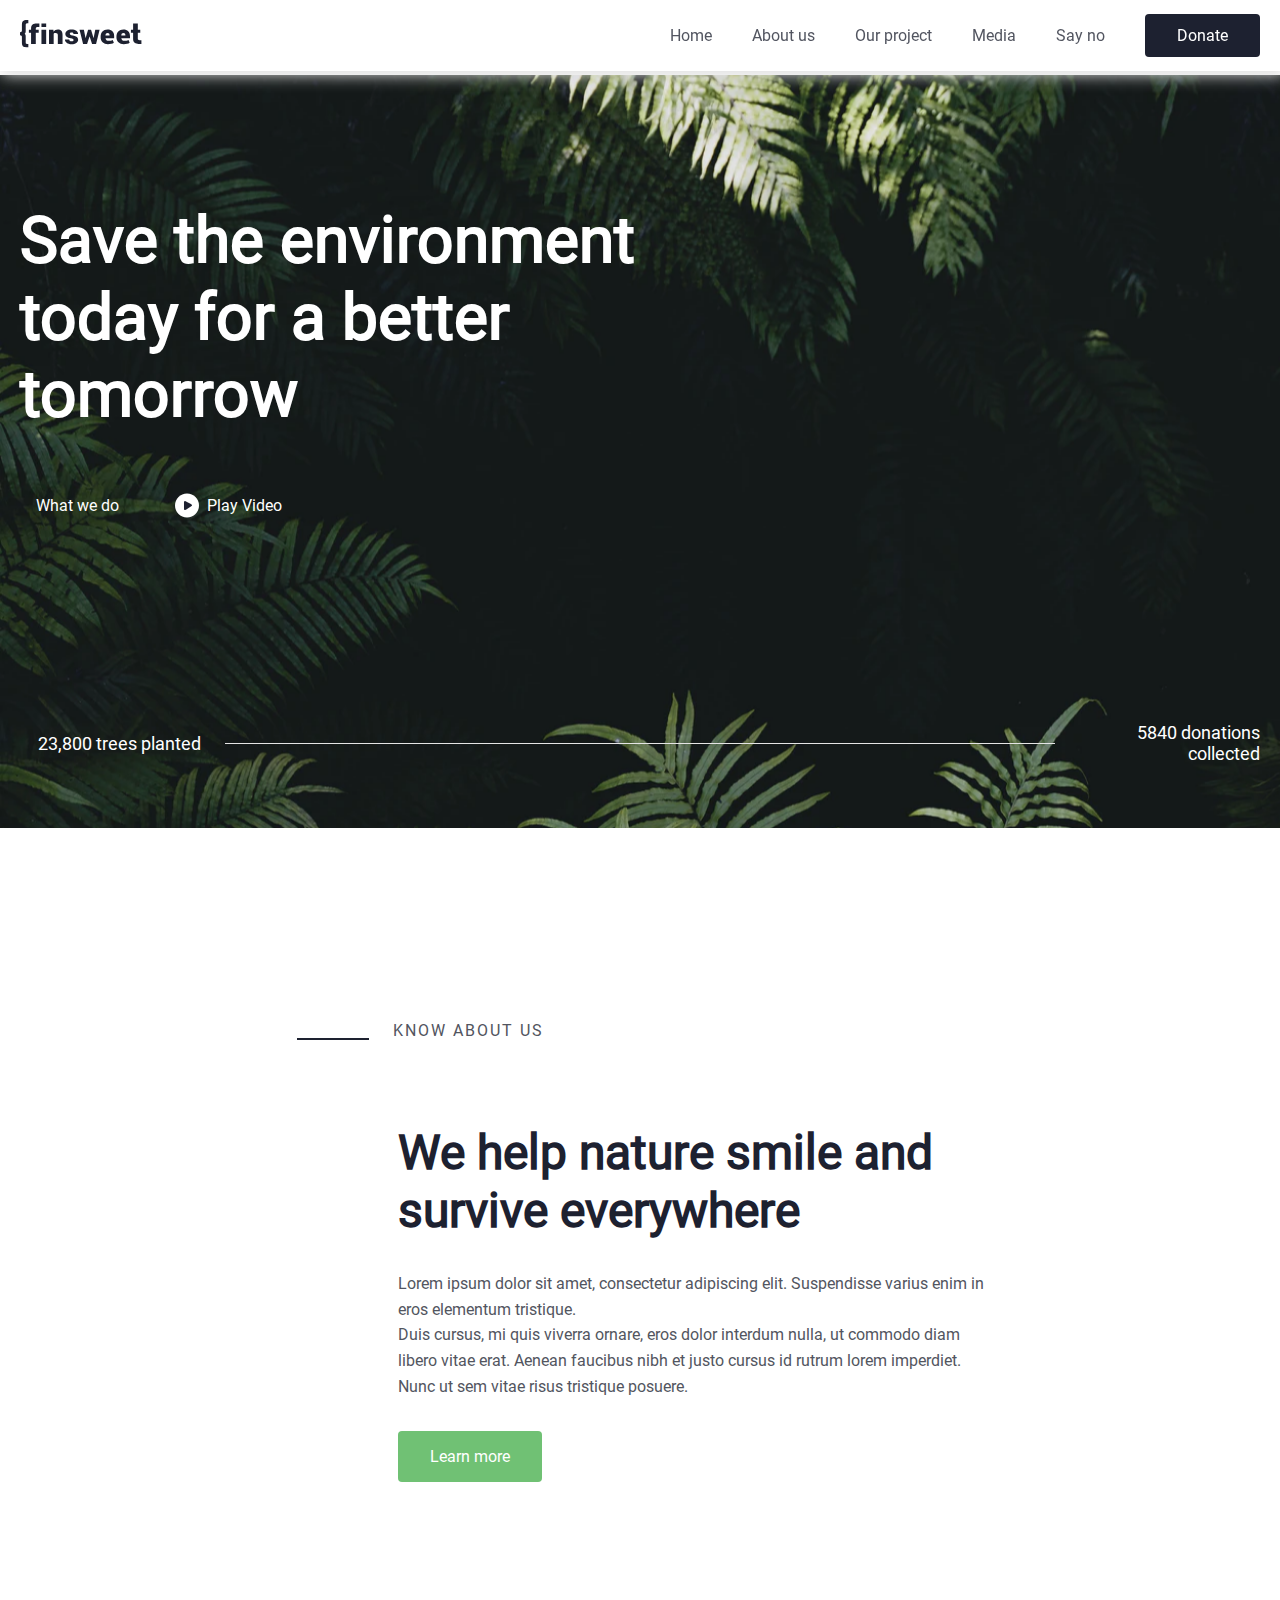
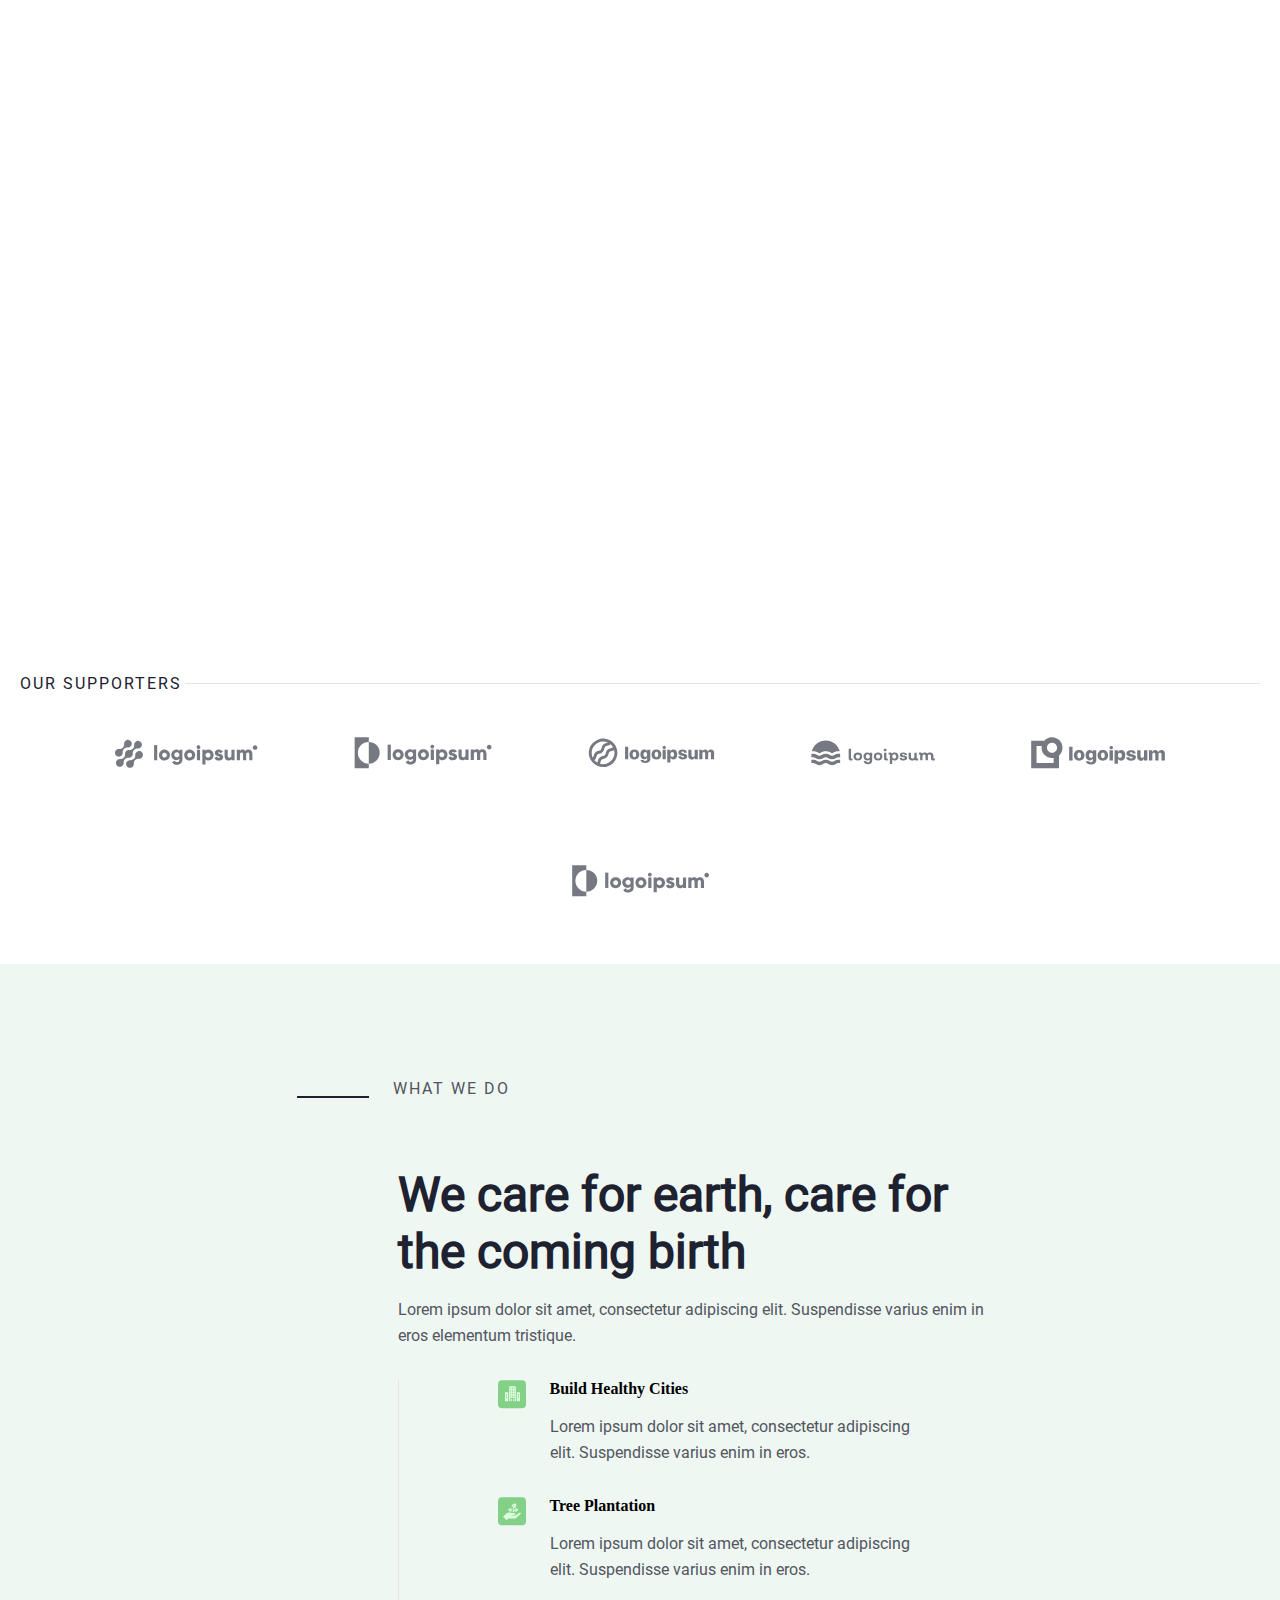
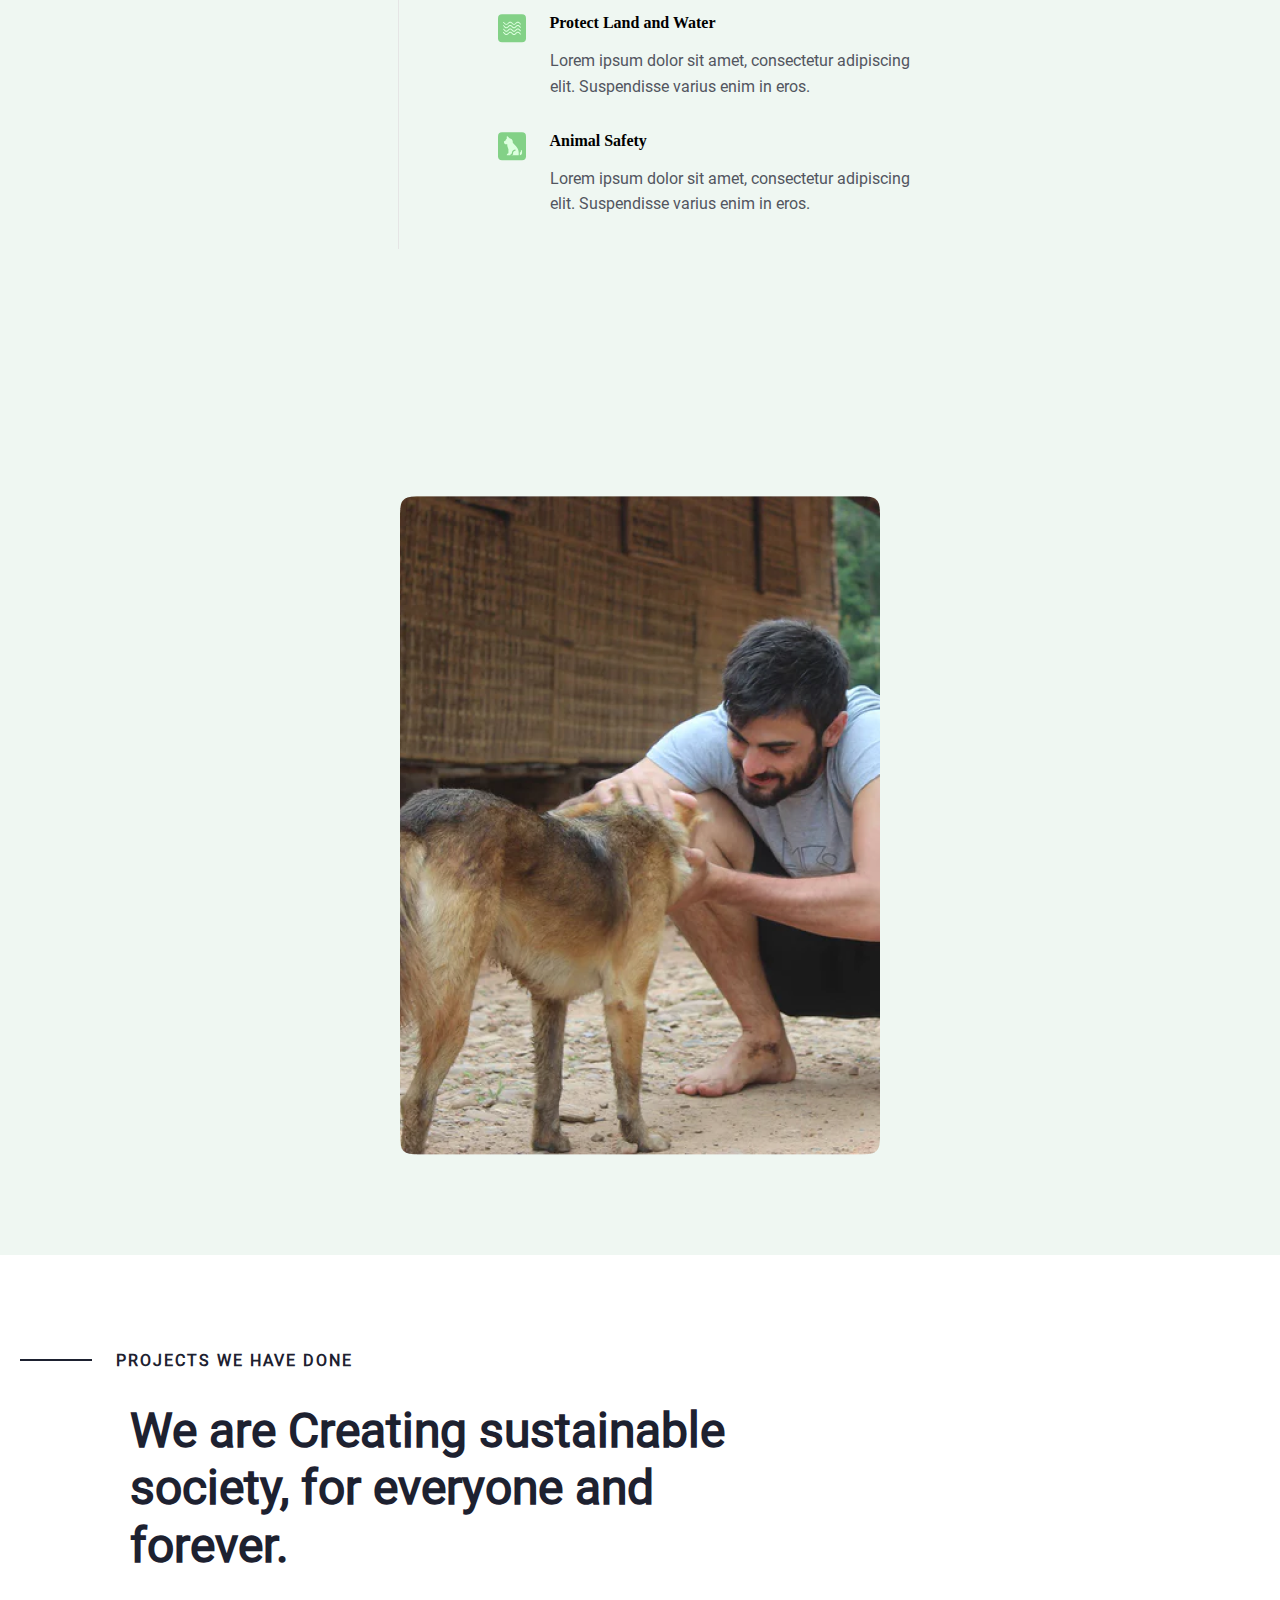
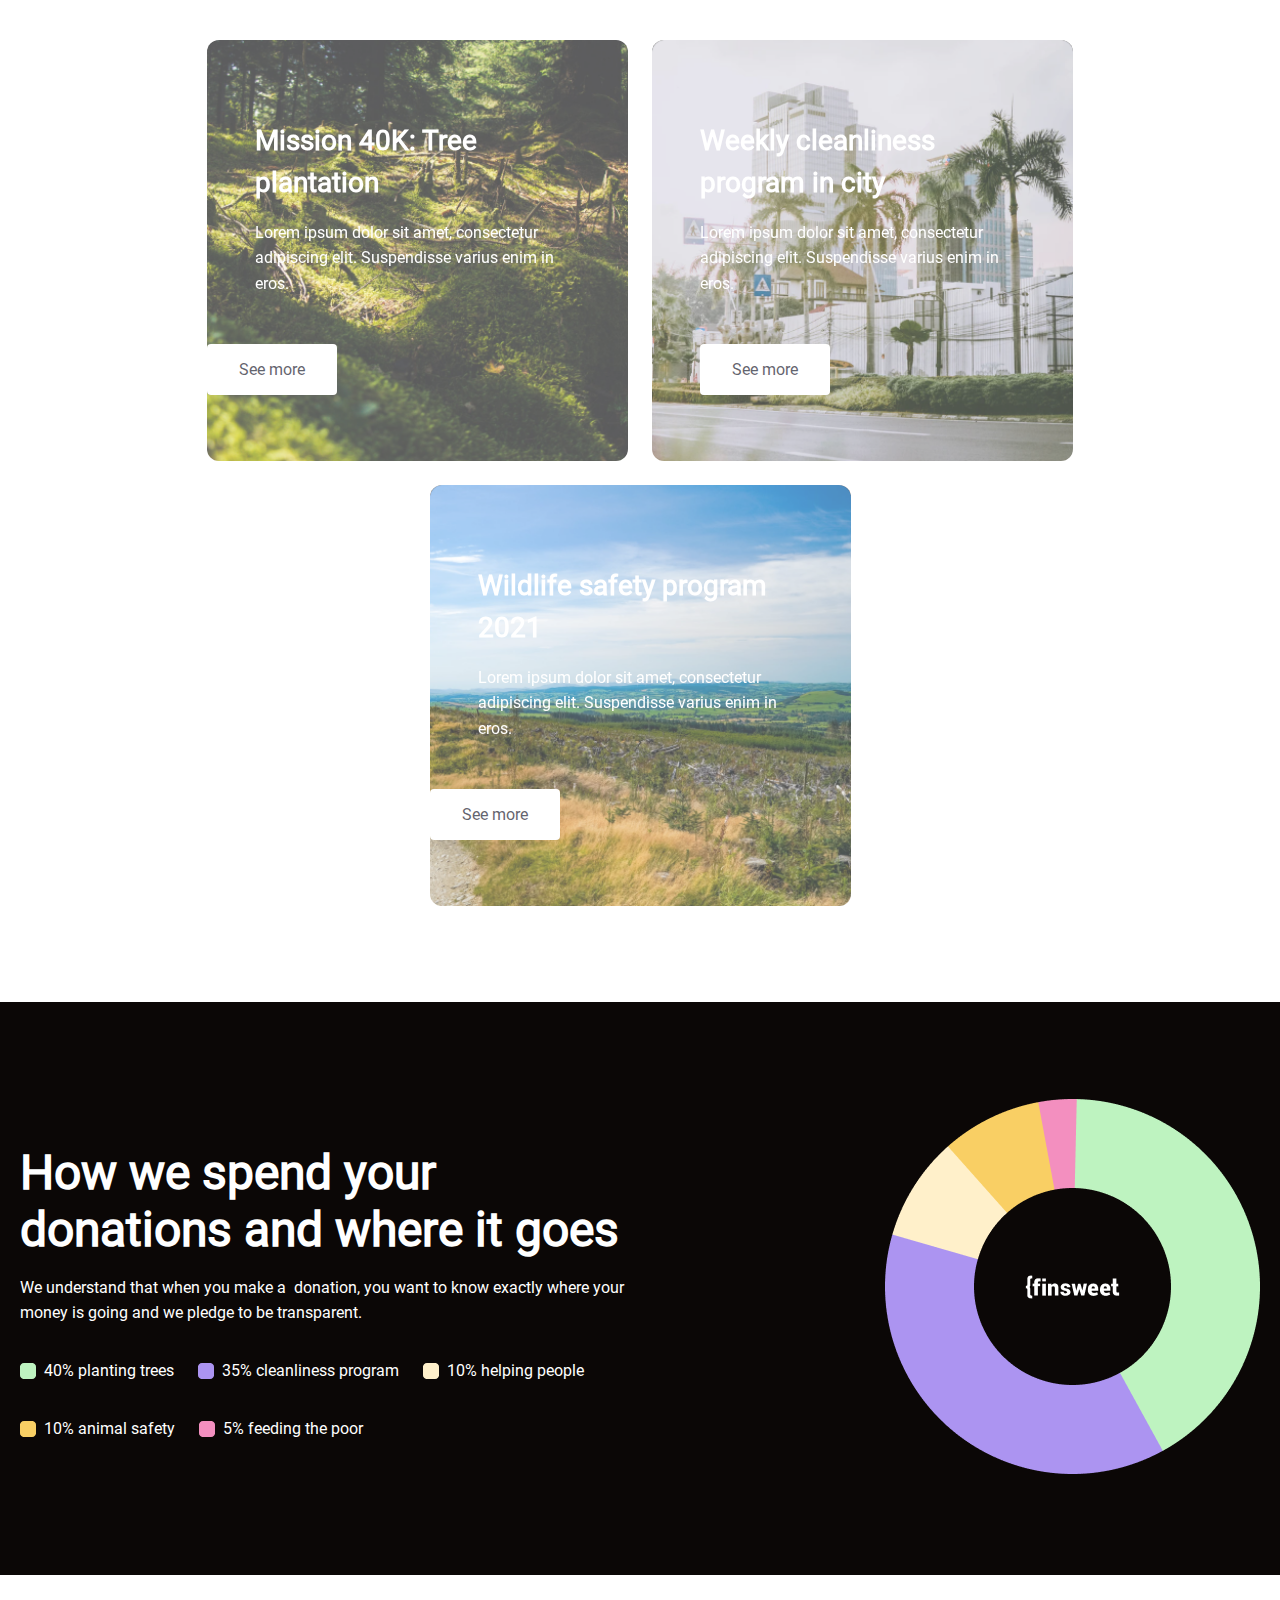
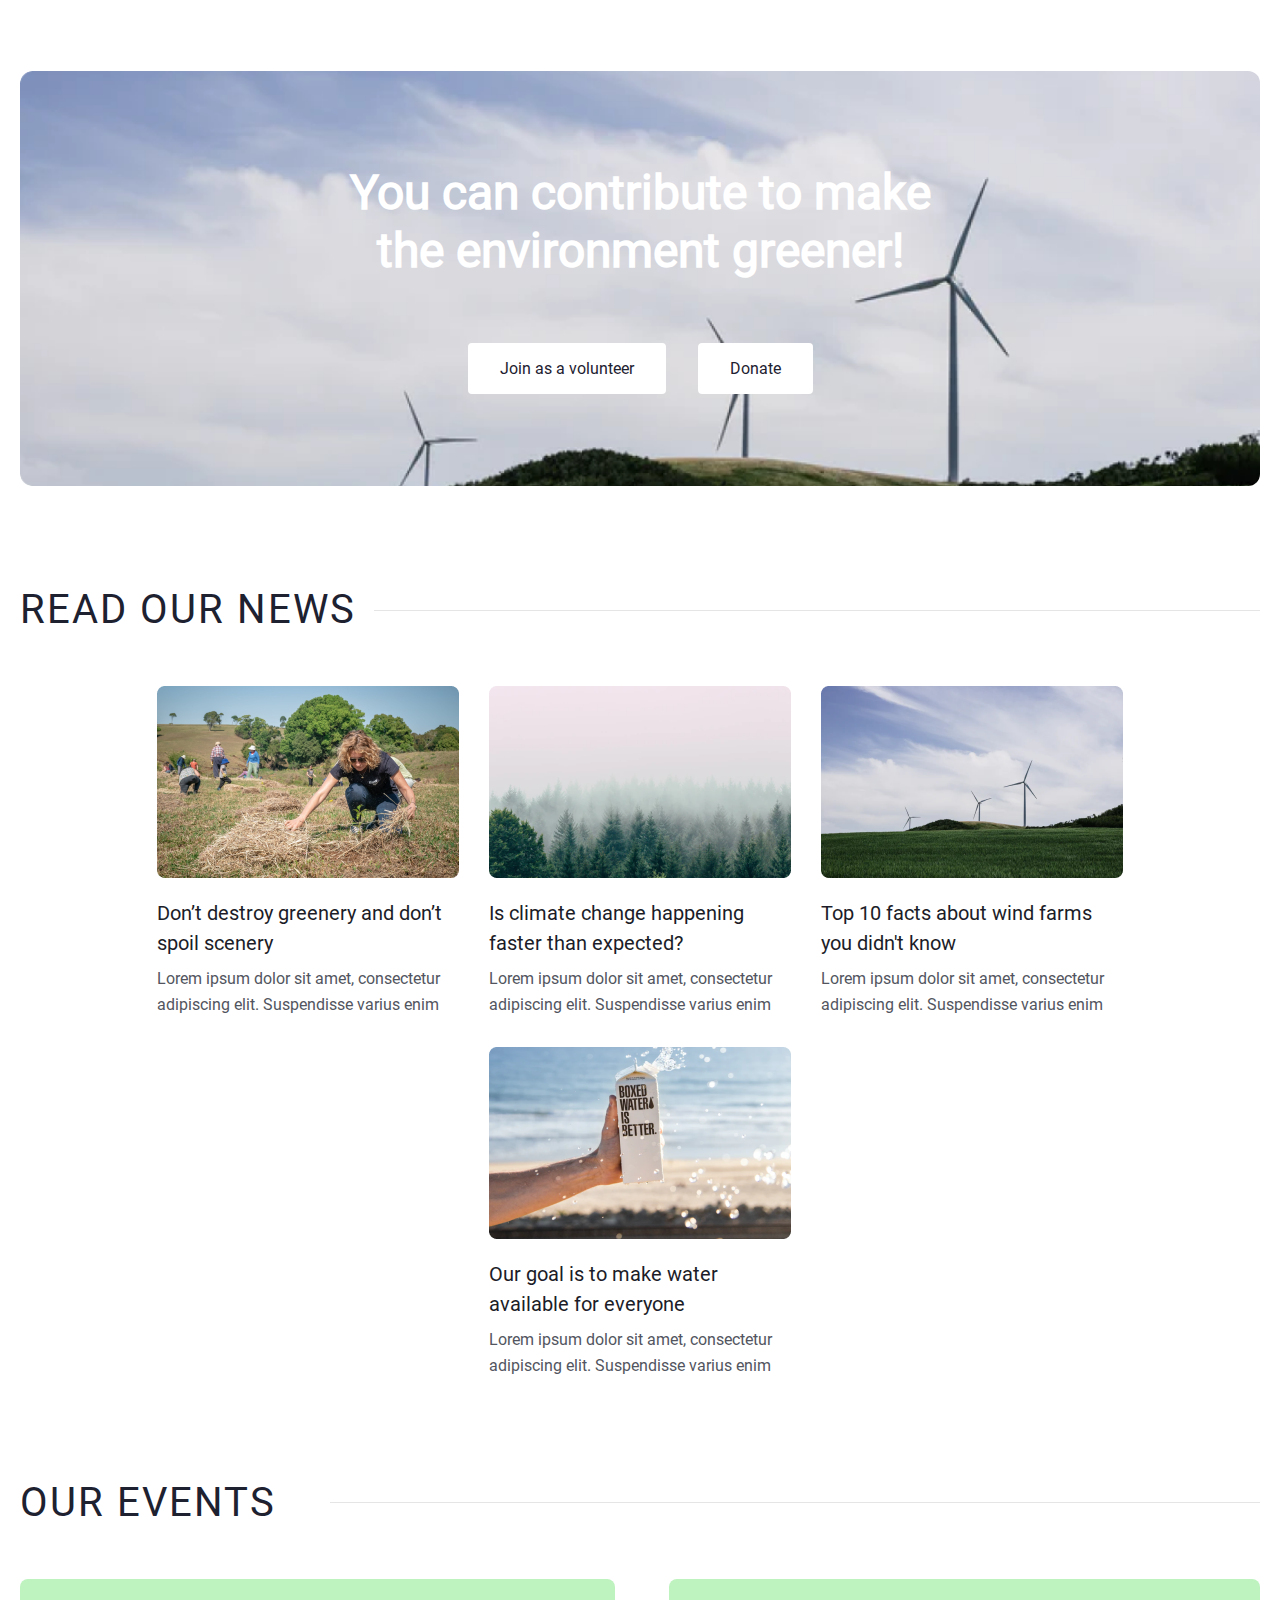
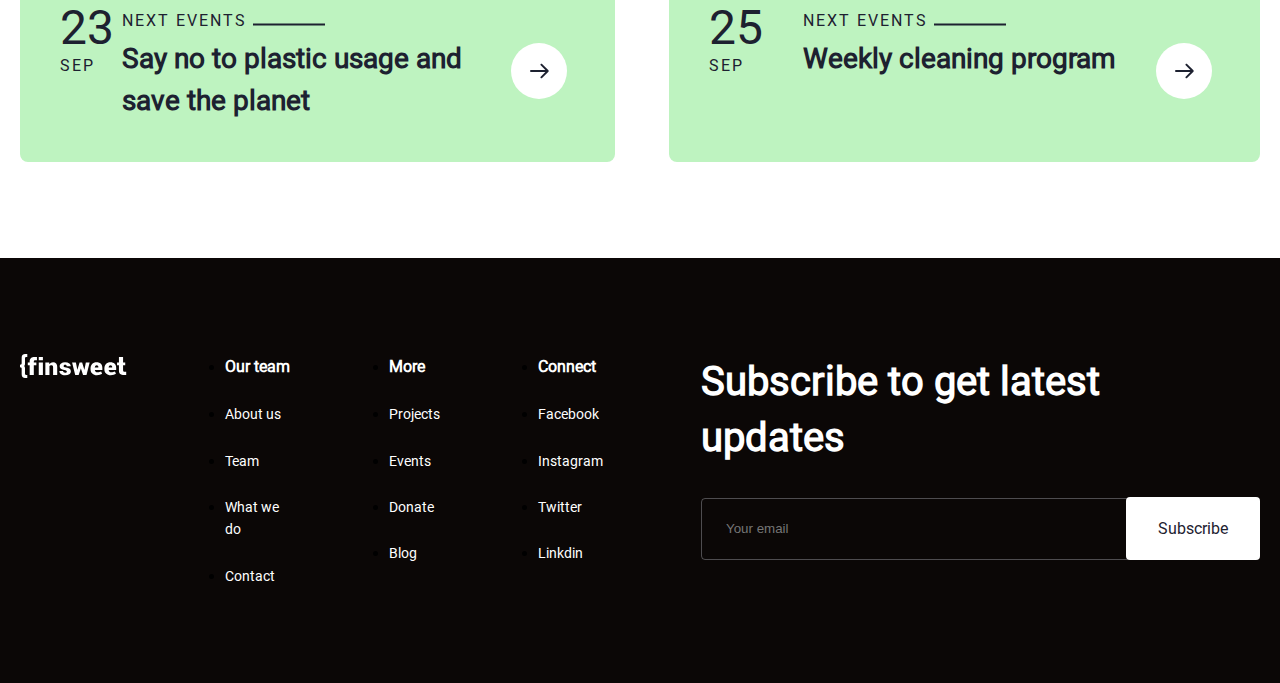
<file: index.html>
<!DOCTYPE html>
<html lang="en">
  <head>
    <meta charset="UTF-8" />
    <meta name="viewport" content="width=device-width, initial-scale=1.0" />
    <title>Home</title>
    <link rel="stylesheet" href="./css/main.css" />
  </head>
  <body>
    <header>
      <div class="container">
        <nav>
          <a href="./index.html">
            <img src="./images/Logo.svg" alt="logo" />
          </a>
          <ul class="nav_items">
            <li>
              <a href="#">Home</a>
            </li>
            <li>
              <a href="./pages/about.html">About us</a>
            </li>
            <li>
              <a href="./pages/our_project.html">Our project</a>
            </li>
            <li>
              <a href="./pages/media.html">Media</a>
            </li>
            <li>
              <a href="./pages/say_no.html">Say no</a>
            </li>
            <li>
              <a href="./pages/21dec2021.html">Donate</a>
            </li>
          </ul>
          <button class="menu">
            <svg
              xmlns="http://www.w3.org/2000/svg"
              width="32"
              height="32"
              viewBox="0 0 24 24"
              style="fill: rgba(0, 0, 0, 1)"
            >
              <path d="M4 6h16v2H4zm0 5h16v2H4zm0 5h16v2H4z"></path>
            </svg>
          </button>
        </nav>
      </div>
    </header>
    <main>
      <section class="hero">
        <div class="container">
          <div class="hero_content">
            <h1>
              Save the environment <br />
              today for a better <br />
              tomorrow
            </h1>

            <div class="hero_btns">
              <a href="#" class="btn">What we do</a>
              <a href="#" class="btn">
                <svg
                  xmlns="http://www.w3.org/2000/svg"
                  width="24"
                  height="25"
                  viewBox="0 0 24 25"
                >
                  <g filter="url(#filter0_b_604_49)">
                    <path
                      d="M0 12.5C0 5.87258 5.37258 0.5 12 0.5C18.6274 0.5 24 5.87258 24 12.5C24 19.1274 18.6274 24.5 12 24.5C5.37258 24.5 0 19.1274 0 12.5Z"
                    />
                  </g>
                  <path
                    d="M8.99268 14.2144V10.68C8.99268 9.17335 8.99268 8.42001 9.48339 8.12962C9.97411 7.83922 10.6345 8.20177 11.9552 8.92688L14.9846 10.5901C16.3231 11.3249 16.9924 11.6924 17.0071 12.2668C17.0218 12.8412 16.3722 13.2424 15.0731 14.0448L12.0437 15.916C10.6936 16.7499 10.0185 17.1668 9.50559 16.8807C8.99268 16.5947 8.99268 15.8012 8.99268 14.2144Z"
                    fill="#1D2130"
                  />
                  <defs>
                    <filter
                      id="filter0_b_604_49"
                      x="-80"
                      y="-79.5"
                      width="184"
                      height="184"
                      filterUnits="userSpaceOnUse"
                      color-interpolation-filters="sRGB"
                    >
                      <feFlood flood-opacity="0" result="BackgroundImageFix" />
                      <feGaussianBlur
                        in="BackgroundImageFix"
                        stdDeviation="40"
                      />
                      <feComposite
                        in2="SourceAlpha"
                        operator="in"
                        result="effect1_backgroundBlur_604_49"
                      />
                      <feBlend
                        mode="normal"
                        in="SourceGraphic"
                        in2="effect1_backgroundBlur_604_49"
                        result="shape"
                      />
                    </filter>
                  </defs>
                </svg>
                Play Video
              </a>
            </div>

            <div class="hero_foot">
              <p>23,800 trees planted</p>
              <div class="line"></div>
              <p>5840 donations collected</p>
            </div>
          </div>
        </div>
      </section>
      <section class="about">
        <div class="container">
          <div class="about-content">
            <div class="about_cards">
              <div class="about_card">
                <div class="title">
                  <div class="home_line"></div>
                  <p class="title_home">Know About us</p>
                </div>
                <div class="card_title">
                  <h2>
                    We help nature smile and <br />
                    survive everywhere
                  </h2>
                  <p>
                    Lorem ipsum dolor sit amet, consectetur adipiscing elit.
                    Suspendisse varius enim in <br />
                    eros elementum tristique.
                    <br />
                    ‍Duis cursus, mi quis viverra ornare, eros dolor interdum
                    nulla, ut commodo diam <br />
                    libero vitae erat. Aenean faucibus nibh et justo cursus id
                    rutrum lorem imperdiet. <br />
                    Nunc ut sem vitae risus tristique posuere.
                  </p>
                  <a href="#" class="home_link">Learn more</a>
                </div>
              </div>
              <div class="about_card youtube">
                <iframe
                  width="560"
                  height="740"
                  src="https://www.youtube.com/embed/QQYgCxu988s?si=0WrcwdIjbhqgg4O5"
                  title="YouTube video player"
                  frameborder="0"
                  allow="accelerometer; autoplay; clipboard-write; encrypted-media; gyroscope; picture-in-picture; web-share"
                  allowfullscreen
                ></iframe>
              </div>
            </div>
            <div class="supporters">
              <div class="sup_title">
                <p>our Supporters</p>
                <div class="sup_line"></div>
              </div>
              <div class="sups">
                <img src="./images/home_sup1.svg" alt="logo" />
                <img src="./images/home_sup2.svg" alt="logo" />
                <img src="./images/home_sup3.svg" alt="logo" />
                <img src="./images/home_sup4.svg" alt="logo" />
                <img src="./images/home_sup5.svg" alt="logo" />
                <img src="./images/home_sup6.svg" alt="logo" />
              </div>
            </div>
          </div>
        </div>
      </section>
      <section class="what_we_do">
        <div class="container">
          <div class="what_we_cards">
            <div class="what_we_card">
              <div class="title what_title">
                <div class="home_line"></div>
                <p class="title_home">What we do</p>
              </div>
              <div class="card_title">
                <h3>
                  We care for earth, care for <br />
                  the coming birth
                </h3>
                <p>
                  Lorem ipsum dolor sit amet, consectetur adipiscing elit.
                  Suspendisse varius enim in <br />
                  eros elementum tristique.
                </p>
              </div>
              <ul>
                <li>
                  <img src="./images/home_build.svg" alt="img" />
                  <div class="li_text">
                    <h4>Build Healthy Cities</h4>
                    <p>
                      Lorem ipsum dolor sit amet, consectetur adipiscing <br />
                      elit. Suspendisse varius enim in eros.
                    </p>
                  </div>
                </li>
                <li>
                  <img src="./images/home_tree.svg" alt="img" />
                  <div class="li_text">
                    <h4>Tree Plantation</h4>
                    <p>
                      Lorem ipsum dolor sit amet, consectetur adipiscing <br />
                      elit. Suspendisse varius enim in eros.
                    </p>
                  </div>
                </li>
                <li>
                  <img src="./images/home_protect.svg" alt="img" />
                  <div class="li_text">
                    <h4>Protect Land and Water</h4>
                    <p>
                      Lorem ipsum dolor sit amet, consectetur adipiscing <br />
                      elit. Suspendisse varius enim in eros.
                    </p>
                  </div>
                </li>
                <li>
                  <img src="./images/home_animal.svg" alt="img" />
                  <div class="li_text">
                    <h4>Animal Safety</h4>
                    <p>
                      Lorem ipsum dolor sit amet, consectetur adipiscing <br />
                      elit. Suspendisse varius enim in eros.
                    </p>
                  </div>
                </li>
              </ul>
            </div>
            <div class="what_we_card">
              <img
                class="dog_and_people"
                src="./images/home_what_img.png"
                alt=""
              />
            </div>
          </div>
        </div>
      </section>
      <section class="project">
        <div class="container">
          <div class="project-content">
            <div class="title pro_title">
              <div class="home_line"></div>
              <p class="title_home">Projects we have done</p>
            </div>
            <h5>
              We are Creating sustainable <br />
              society, for everyone and <br />
              forever.
            </h5>
            <div class="project_cards">
              <div class="project_card">
                <h6>Mission 40K: Tree plantation</h6>
                <p>
                  Lorem ipsum dolor sit amet, consectetur adipiscing elit.
                  Suspendisse varius enim in eros.
                </p>
                <a href="#" class="pro_btn">See more</a>
              </div>
              <div class="project_card">
                <h6>Weekly cleanliness program in city</h6>
                <p>
                  Lorem ipsum dolor sit amet, consectetur adipiscing elit.
                  Suspendisse varius enim in eros.
                </p>
                <div class="pro_btns">
                  <a href="#" class="pro_btn">See more</a>
                </div>
              </div>
              <div class="project_card">
                <h6>Wildlife safety program 2021</h6>
                <p>
                  Lorem ipsum dolor sit amet, consectetur adipiscing elit.
                  Suspendisse varius enim in eros.
                </p>
                <a href="#" class="pro_btn">See more</a>
              </div>
            </div>
          </div>
        </div>
      </section>
      <section class="donation">
        <div class="container">
          <div class="donation_cards">
            <div class="donation_card">
              <h6>
                How we spend your <br />
                donations and where it goes
              </h6>
              <p>
                We understand that when you make a  donation, you want to know
                exactly where your <br />
                money is going and we pledge to be transparent.
              </p>
              <div class="donat_info">
                <ul>
                  <li>
                    <img src="./images/home__40.png" alt="img" />
                    <p>40% planting trees</p>
                  </li>
                  <li>
                    <img src="./images/home_35.png" alt="img" />
                    <p>35% cleanliness program</p>
                  </li>
                  <li>
                    <img src="./images/home_10.png" alt="img" />
                    <p>10% helping people</p>
                  </li>
                  <li>
                    <img src="./images/home_10.1.png" alt="img" />
                    <p>10% animal safety</p>
                  </li>
                  <li>
                    <img src="./images/home_5.png" alt="img" />
                    <p>5% feeding the poor</p>
                  </li>
                </ul>
              </div>
            </div>
            <div class="donation_card">
              <img src="./images/home_diogramm.png" alt="img" />
            </div>
          </div>
        </div>
      </section>
      <section class="contribute">
        <div class="container">
          <div class="contribute_hero">
            <div class="contribute_content">
              <h6>
                You can contribute to make <br />
                the environment greener!
              </h6>
              <div class="contribute_btns">
                <a href="#" class="contribute_btn">Join as a volunteer</a>
                <a href="#" class="contribute_btn">Donate</a>
              </div>
            </div>
          </div>
        </div>
      </section>
      <section class="read_our_news">
        <div class="container">
          <div class="news-content">
            <div class="sup_title news_title">
              <p>Read Our News</p>
              <div class="sup_line"></div>
            </div>
            <div class="news_cards">
              <div class="news_card">
                <img src="./images/home_read_img1.png" alt="img" />
                <h6>Don’t destroy greenery and don’t <br />spoil scenery</h6>
                <p>
                  Lorem ipsum dolor sit amet, consectetur <br />adipiscing elit.
                  Suspendisse varius enim
                </p>
              </div>
              <div class="news_card">
                <img src="./images/home_read_img2.png" alt="img" />
                <h6>
                  Is climate change happening <br />
                  faster than expected?
                </h6>
                <p>
                  Lorem ipsum dolor sit amet, consectetur <br />adipiscing elit.
                  Suspendisse varius enim
                </p>
              </div>
              <div class="news_card">
                <img src="./images/home_read_img3.png" alt="img" />
                <h6>
                  Top 10 facts about wind farms <br />
                  you didn't know
                </h6>
                <p>
                  Lorem ipsum dolor sit amet, consectetur <br />adipiscing elit.
                  Suspendisse varius enim
                </p>
              </div>
              <div class="news_card">
                <img src="./images/home_read_img4.png" alt="img" />
                <h6>
                  Our goal is to make water <br />
                  available for everyone
                </h6>
                <p>
                  Lorem ipsum dolor sit amet, consectetur <br />adipiscing elit.
                  Suspendisse varius enim
                </p>
              </div>
            </div>
          </div>
        </div>
      </section>
      <section class="our_event">
        <div class="container">
          <div class="event_content">
            <div class="sup_title event_title">
              <p>Our Events</p>
              <div class="sup_line"></div>
            </div>
            <div class="event_cards">
              <div class="event_card">
                <div class="e_item">
                  <h6>23</h6>
                  <p>SEP</p>
                </div>
                <div class="e_item2">
                  <p>
                    Next Events <img src="./images/home_line.svg" alt="line" />
                  </p>
                  <h6>Say no to plastic usage and save the planet</h6>
                </div>
                <div class="e_item3">
                  <img src="./images/home_event_right.svg" alt="logo" />
                </div>
              </div>
              <div class="event_card">
                <div class="e_item">
                  <h6>25</h6>
                  <p>SEP</p>
                </div>
                <div class="e_item2 e_item2_2">
                  <p>
                    Next Events <img src="./images/home_line.svg" alt="line" />
                  </p>
                  <h6>Weekly cleaning program</h6>
                </div>
                <div class="e_item3">
                  <img src="./images/home_event_right.svg" alt="logo" />
                </div>
              </div>
            </div>
          </div>
        </div>
      </section>
    </main>

    <footer>
      <div class="container">
        <div class="foot_cards">
          <div class="foot_card">
            <img src="./images/Logo_white.svg" alt="logo" />
          </div>
          <div class="foot_card">
            <ul>
              <li>
                <h6>Our team</h6>
              </li>
              <li>
                <a href="./pages/about.html">About us</a>
              </li>
              <li>
                <a href="#">Team</a>
              </li>
              <li>
                <a href="./pages/what_we_do.html">What we do</a>
              </li>
              <li>
                <a href="./pages/contact.html">Contact</a>
              </li>
            </ul>
          </div>
          <div class="foot_card">
            <ul>
              <li>
                <h6>More</h6>
              </li>
              <li>
                <a href="./pages/our_project.html">Projects</a>
              </li>
              <li>
                <a href="#">Events</a>
              </li>
              <li>
                <a href="./pages/donate.html">Donate</a>
              </li>
              <li>
                <a href="./pages/contact.html">Blog</a>
              </li>
            </ul>
          </div>
          <div class="foot_card">
            <ul>
              <li>
                <h6>Connect</h6>
              </li>
              <li>
                <a href="https://ru-ru.facebook.com/">Facebook</a>
              </li>
              <li>
                <a href="https://www.instagram.com/">Instagram</a>
              </li>
              <li>
                <a href="https://twitter.com/?lang=ru">Twitter</a>
              </li>
              <li>
                <a href="https://ru.linkedin.com/">Linkdin </a>
              </li>
            </ul>
          </div>
          <div class="foot_card">
            <div class="foot_card_content">
              <h6>
                Subscribe to get latest <br />
                updates
              </h6>
              <form class="foot_form">
                <input
                  type="email"
                  name="email"
                  id="email"
                  placeholder="Your email"
                  required
                />
                <button type="submit">Subscribe</button>
              </form>
            </div>
          </div>
        </div>
      </div>
    </footer>

    <script src="./js/main.js"></script>
  </body>
</html>
</file>
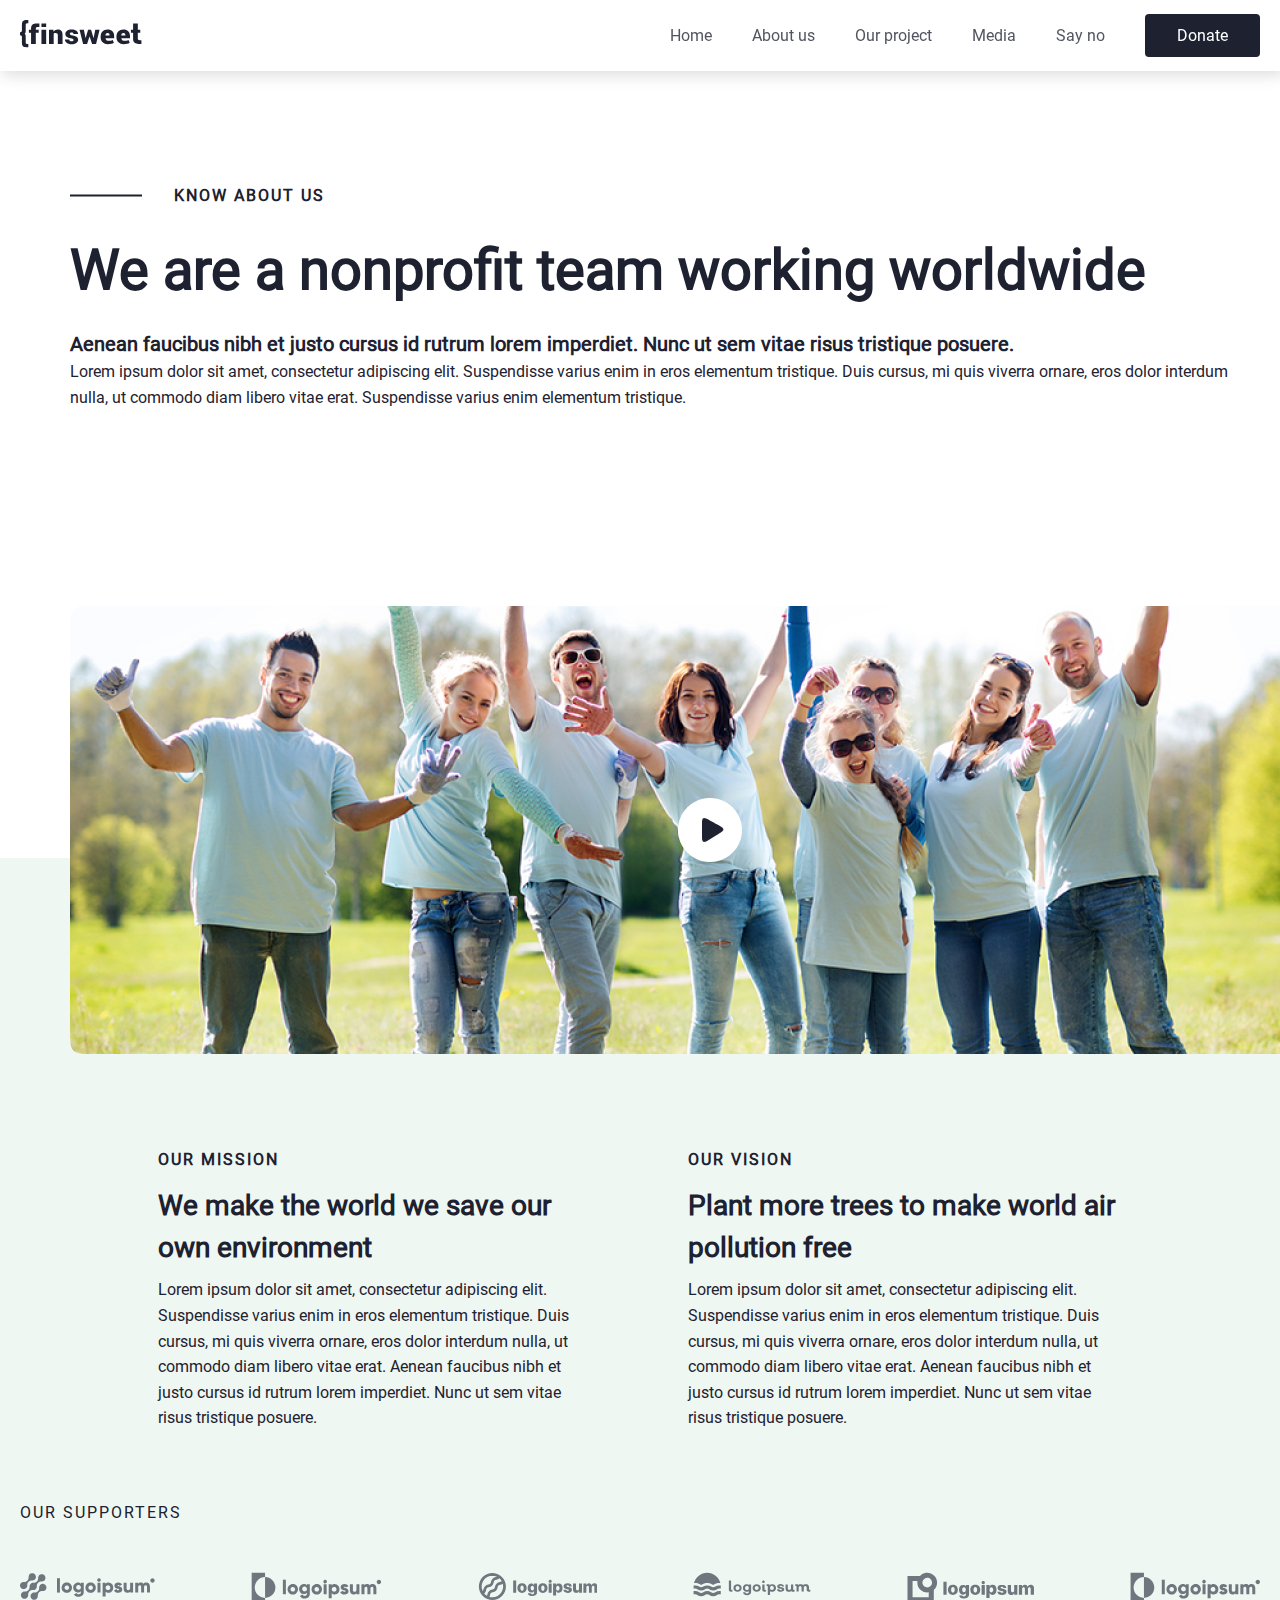
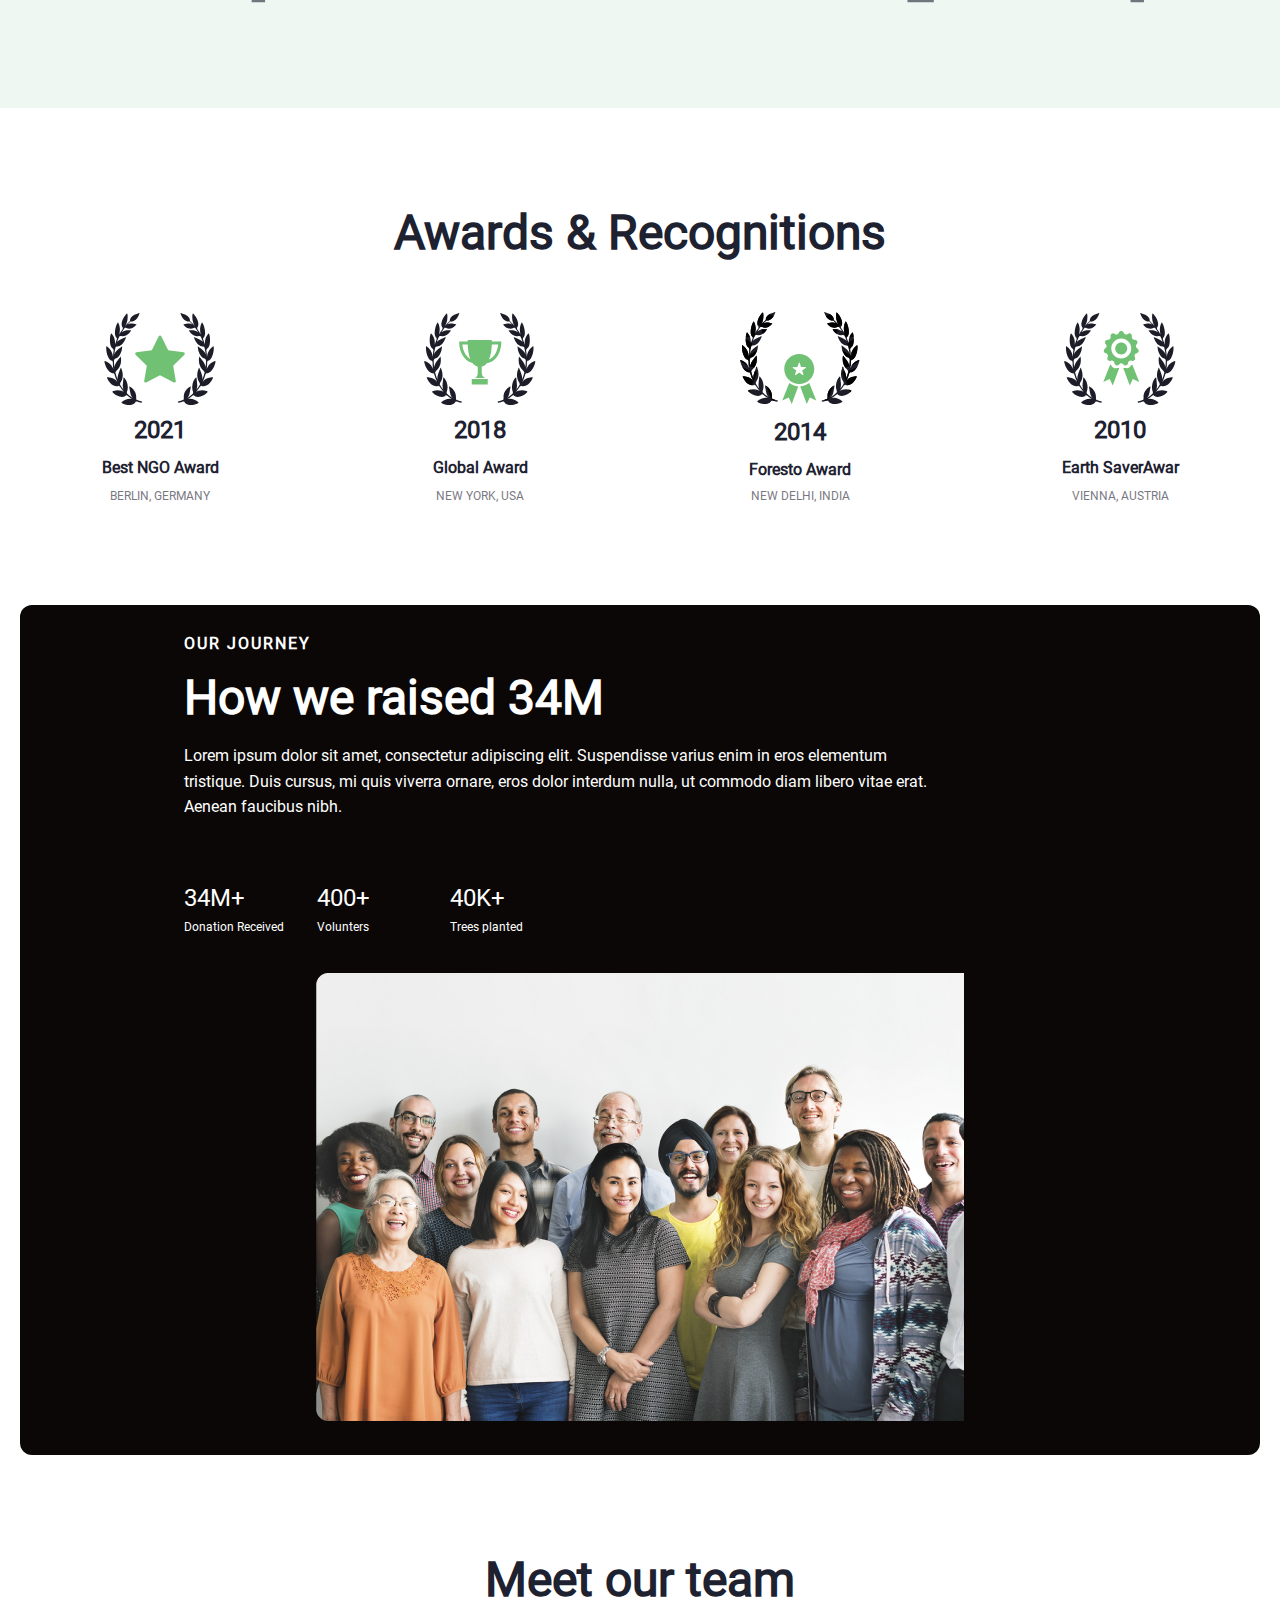
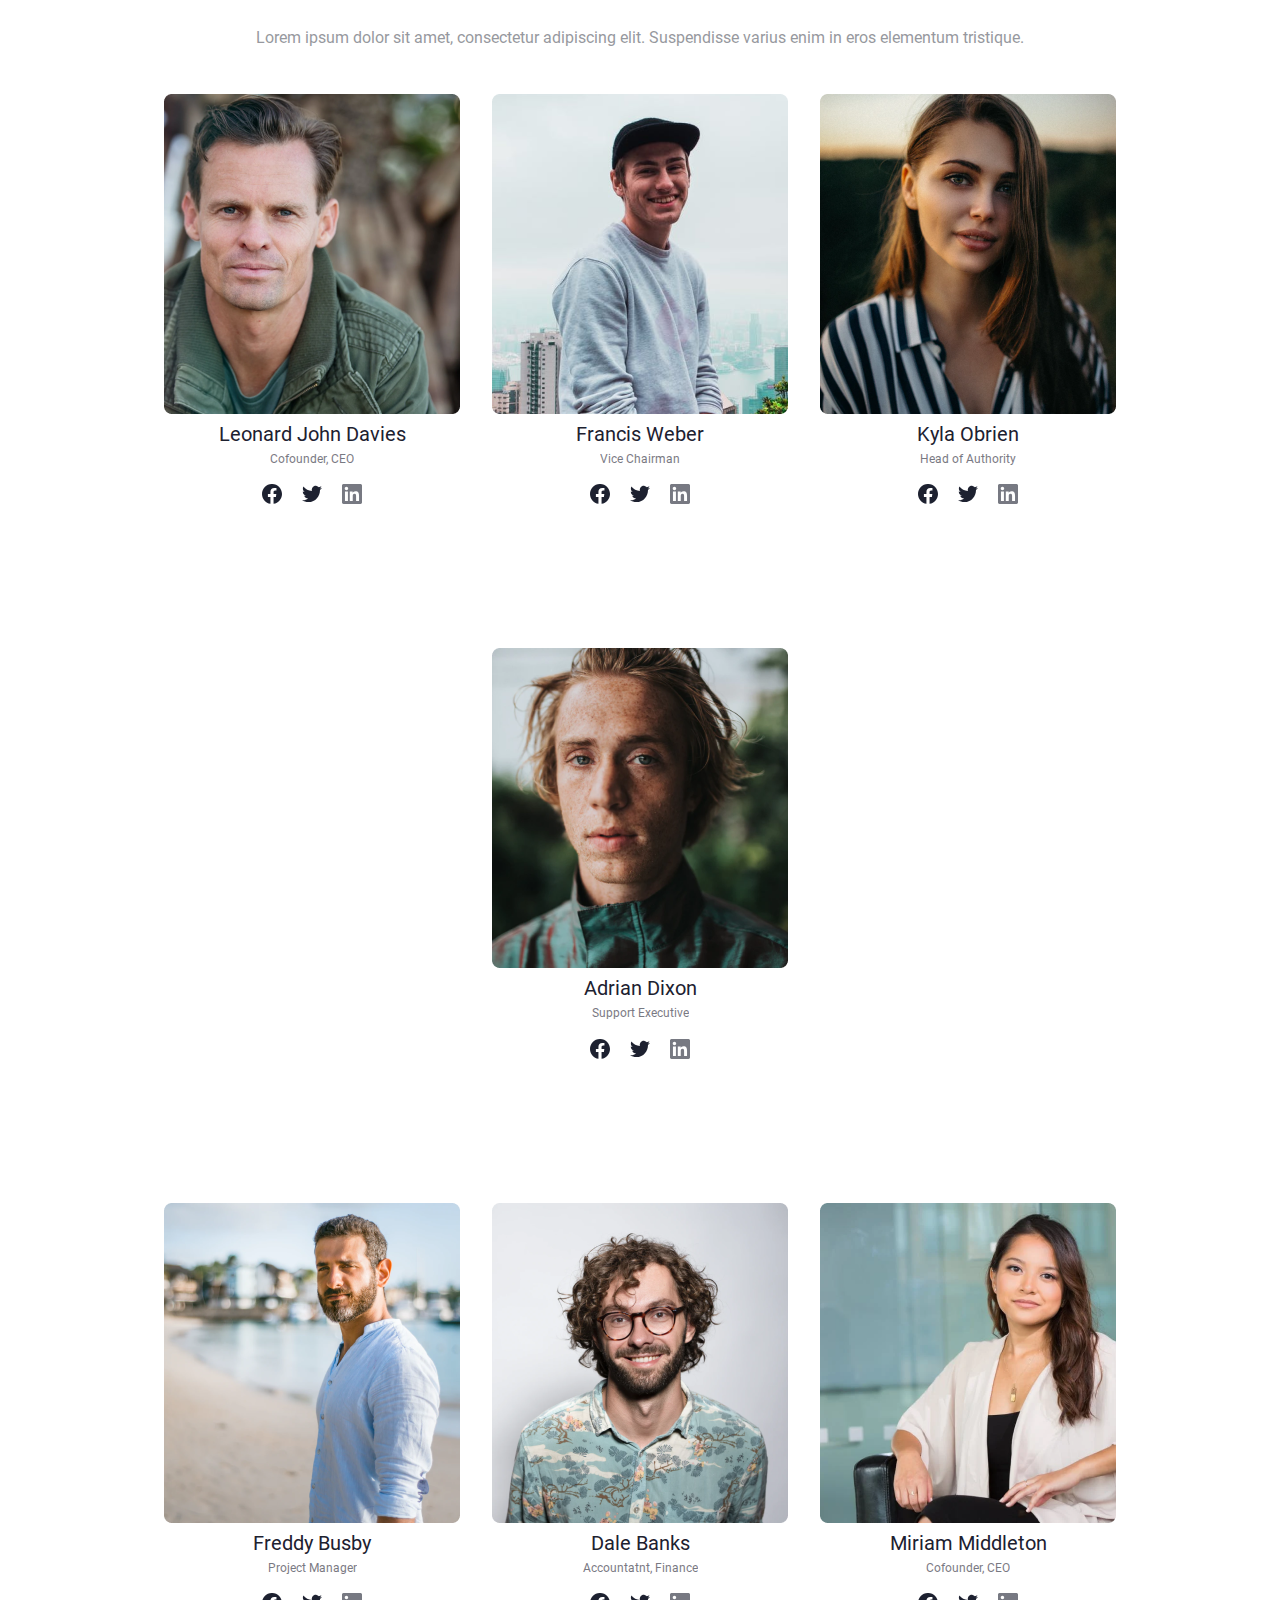
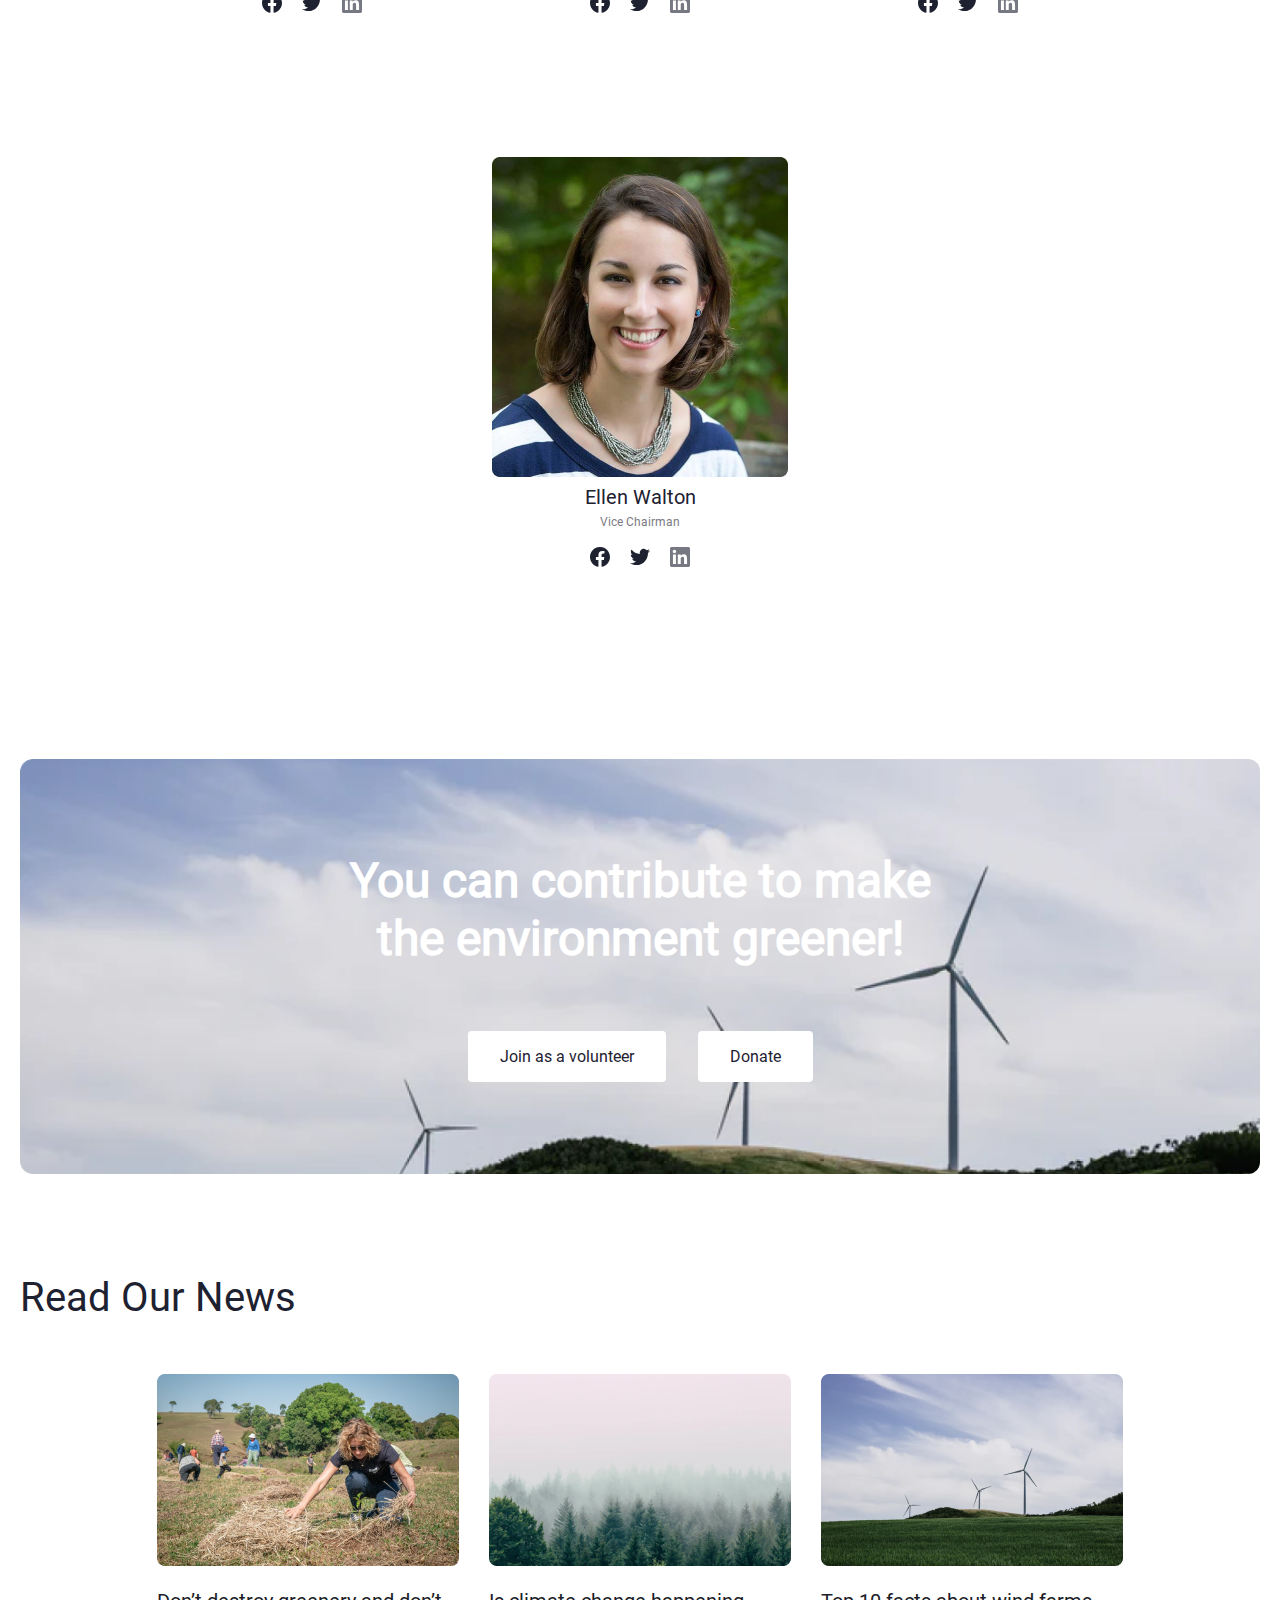
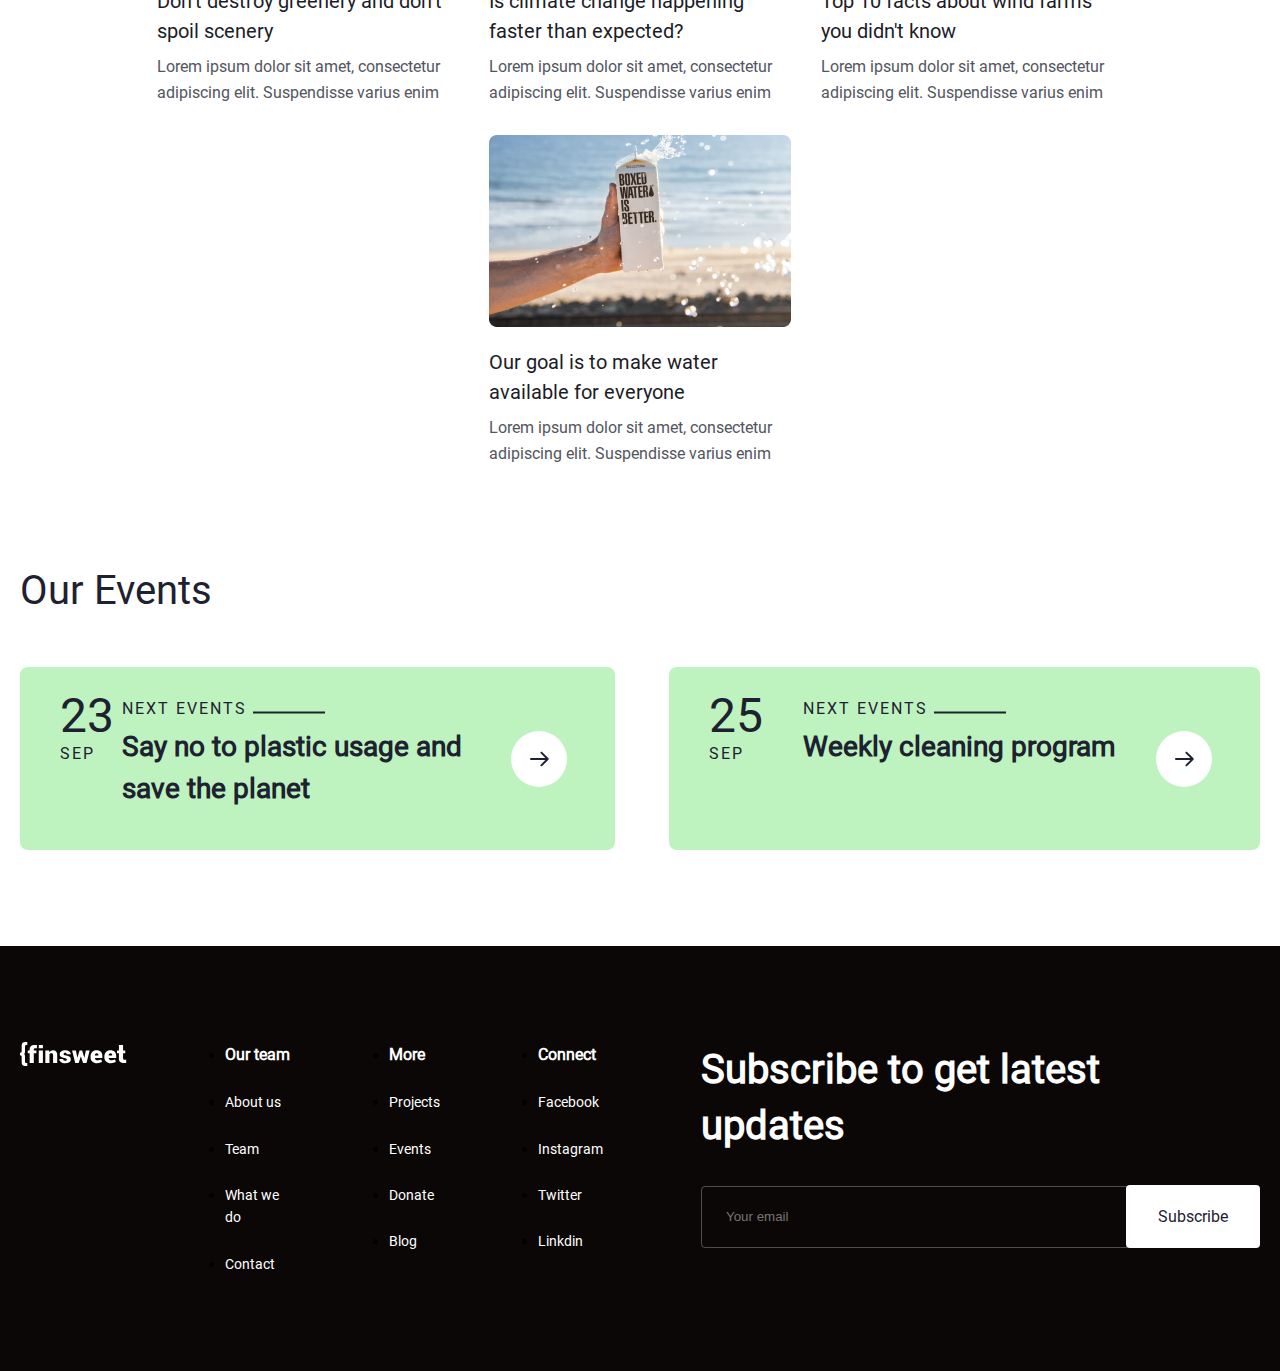
<file: pages/about.html>
<!DOCTYPE html>
<html lang="en">
  <head>
    <meta charset="UTF-8" />
    <meta name="viewport" content="width=device-width, initial-scale=1.0" />
    <title>6-Homework</title>
    <link rel="stylesheet" href="../css/about.css" />
  </head>
  <body>
    <header>
      <div class="container">
        <nav>
          <a href="../index.html">
            <img src="../images/Logo.svg" alt="logo" />
          </a>
          <ul class="nav_items">
            <li>
              <a href="../index.html">Home</a>
            </li>
            <li>
              <a href="#">About us</a>
            </li>
            <li>
              <a href="./our_project.html">Our project</a>
            </li>
            <li>
              <a href="./media.html">Media</a>
            </li>
            <li>
              <a href="./say_no.html">Say no</a>
            </li>
            <li>
              <a href="./21dec2021.html">Donate</a>
            </li>
          </ul>
          <button class="menu">
            <svg
              xmlns="http://www.w3.org/2000/svg"
              width="32"
              height="32"
              viewBox="0 0 24 24"
              style="fill: rgba(0, 0, 0, 1)"
            >
              <path d="M4 6h16v2H4zm0 5h16v2H4zm0 5h16v2H4z"></path>
            </svg>
          </button>
        </nav>
      </div>
    </header>

    <main>
      <section class="hero">
        <div class="container">
          <div class="back-miss">
          <div class="hero-content">
            <div class="hero-title">
              <svg
                xmlns="http://www.w3.org/2000/svg"
                width="72"
                height="3"
                viewBox="0 0 72 3"
                fill="none"
              >
                <path d="M0 1.5H72" stroke="#1D2130" stroke-width="2" />
              </svg>
              <p>Know about us</p>
            </div>

            <div class="hero-texts">
              <div class="hero-text-1">
                <h1>We are a nonprofit team working worldwide</h1>
              </div>
              <div class="hero-text-2">
                <p>
                  Aenean faucibus nibh et justo cursus id rutrum lorem
                  imperdiet. Nunc ut sem vitae risus tristique posuere.
                </p>
                <p>
                  Lorem ipsum dolor sit amet, consectetur adipiscing elit.
                  Suspendisse varius enim in eros elementum tristique. Duis
                  cursus, mi quis viverra ornare, eros dolor interdum nulla, ut
                  commodo diam libero vitae erat. Suspendisse varius enim
                  elementum tristique.
                </p>
              </div>
            </div>
            <div class="hero-img">
              <img src="../images/8-person.png" alt="8-person" />
            </div>
          </div>
        </div>
      </section>

      <section class="mission">
        <div class="container">
          <div class="mission-content">
            <div class="mission-texts">
              <div class="mission-text-1">
                <p>our mission</p>
                <h3>We make the world we save our own environment</h3>
                <p>
                  Lorem ipsum dolor sit amet, consectetur adipiscing elit.
                  Suspendisse varius enim in eros elementum tristique. Duis
                  cursus, mi quis viverra ornare, eros dolor interdum nulla, ut
                  commodo diam libero vitae erat. Aenean faucibus nibh et justo
                  cursus id rutrum lorem imperdiet. Nunc ut sem vitae risus
                  tristique posuere.
                </p>
              </div>
              <div class="mission-text-1">
                <p>our Vision</p>
                <h3>Plant more trees to make world air pollution free</h3>
                <p>
                  Lorem ipsum dolor sit amet, consectetur adipiscing elit.
                  Suspendisse varius enim in eros elementum tristique. Duis
                  cursus, mi quis viverra ornare, eros dolor interdum nulla, ut
                  commodo diam libero vitae erat. Aenean faucibus nibh et justo
                  cursus id rutrum lorem imperdiet. Nunc ut sem vitae risus
                  tristique posuere.
                </p>
              </div>
            </div>
            <div class="row">
              <div class="row-title">
                <p>our Supporters</p>
              </div>
              <div class="row-logo">
                <svg
                  xmlns="http://www.w3.org/2000/svg"
                  width="142"
                  height="29"
                  viewBox="0 0 142 29"
                  fill="none"
                >
                  <g opacity="0.6">
                    <path
                      d="M21.29 12.7902C20.8935 13.1904 20.5899 13.6733 20.4007 14.2046C20.2115 14.7358 20.1415 15.3024 20.1956 15.864L20.1768 15.8451C20.2324 16.506 20.1436 17.1712 19.9164 17.7942C19.6893 18.4172 19.3293 18.9829 18.8617 19.4519C18.3941 19.921 17.83 20.282 17.209 20.5098C16.5879 20.7377 15.9247 20.8268 15.2657 20.771L15.2845 20.7899C14.4963 20.7163 13.7045 20.8883 13.0173 21.2826C12.3301 21.6768 11.7809 22.2741 11.4445 22.9929C11.1081 23.7117 11.0009 24.5171 11.1376 25.2992C11.2742 26.0814 11.6481 26.8022 12.2081 27.3635C12.7682 27.9247 13.4872 28.299 14.2671 28.4354C15.047 28.5717 15.8499 28.4635 16.5662 28.1254C17.2825 27.7874 17.8775 27.2359 18.2699 26.5463C18.6624 25.8566 18.8332 25.0624 18.7591 24.2718L18.779 24.2907C18.7234 23.6297 18.8122 22.9645 19.0394 22.3416C19.2665 21.7186 19.6264 21.1529 20.0941 20.6838C20.5617 20.2148 21.1257 19.8537 21.7468 19.6259C22.3679 19.3981 23.0311 19.309 23.6901 19.3648L23.6702 19.3459C24.3141 19.404 24.9622 19.2981 25.5545 19.038C26.1467 18.778 26.6639 18.3722 27.0582 17.8582C27.4525 17.3443 27.711 16.7389 27.8098 16.098C27.9087 15.4572 27.8447 14.8017 27.6237 14.1923C27.4027 13.5829 27.032 13.0393 26.5458 12.6119C26.0596 12.1844 25.4737 11.8871 24.8424 11.7472C24.211 11.6074 23.5548 11.6297 22.9343 11.812C22.3139 11.9944 21.7494 12.3308 21.2931 12.7902H21.29Z"
                      fill="#1D2130"
                    />
                    <path
                      d="M13.5718 18.3153L13.5519 18.2964C14.112 18.353 14.6776 18.2841 15.2079 18.0946C15.7381 17.9051 16.2198 17.5997 16.618 17.2006C17.0162 16.8015 17.321 16.3186 17.5103 15.7869C17.6997 15.2552 17.7688 14.6879 17.7128 14.1261L17.7327 14.145C17.6771 13.484 17.7659 12.8188 17.9931 12.1958C18.2202 11.5729 18.5802 11.0071 19.0478 10.5381C19.5154 10.0691 20.0795 9.70802 20.7005 9.4802C21.3216 9.25238 21.9848 9.16326 22.6438 9.21905L22.6239 9.20017C23.4123 9.27442 24.2042 9.10295 24.8918 8.70915C25.5794 8.31534 26.1292 7.71838 26.4661 6.99967C26.803 6.28096 26.9107 5.47551 26.7744 4.69317C26.6382 3.91083 26.2646 3.18969 25.7047 2.62812C25.1449 2.06654 24.4259 1.69187 23.6459 1.5552C22.8659 1.41854 22.0629 1.52654 21.3463 1.86447C20.6298 2.20239 20.0346 2.7538 19.642 3.44348C19.2494 4.13315 19.0784 4.92752 19.1525 5.71823L19.1336 5.69829C19.1895 6.3593 19.1007 7.02457 18.8737 7.64762C18.6466 8.27068 18.2866 8.83651 17.819 9.30558C17.3513 9.77466 16.7872 10.1357 16.166 10.3634C15.5448 10.5912 14.8816 10.6802 14.2226 10.6242L14.2414 10.6441C13.6813 10.5875 13.1157 10.6565 12.5854 10.846C12.0551 11.0355 11.5735 11.3409 11.1753 11.74C10.7771 12.1391 10.4723 12.6219 10.283 13.1537C10.0936 13.6854 10.0244 14.2527 10.0805 14.8145L10.0616 14.7956C10.1171 15.4565 10.0281 16.1216 9.80088 16.7445C9.57368 17.3674 9.21373 17.9331 8.74615 18.4021C8.27856 18.8711 7.71459 19.2321 7.09358 19.46C6.47257 19.6879 5.80947 19.7771 5.15053 19.7215L5.16936 19.7404C4.38103 19.6662 3.58906 19.8376 2.90146 20.2314C2.21386 20.6252 1.66411 21.2222 1.3272 21.9409C0.990286 22.6596 0.882613 23.4651 1.01887 24.2474C1.15512 25.0298 1.52866 25.7509 2.08855 26.3125C2.64843 26.874 3.3674 27.2487 4.14739 27.3854C4.92737 27.522 5.7304 27.414 6.44694 27.0761C7.16349 26.7382 7.75866 26.1868 8.15127 25.4971C8.54389 24.8074 8.71485 24.0131 8.64081 23.2224L8.66069 23.2412C8.60506 22.5803 8.69392 21.9151 8.92105 21.2921C9.14819 20.6691 9.50813 20.1034 9.97576 19.6344C10.4434 19.1653 11.0074 18.8043 11.6285 18.5765C12.2496 18.3486 12.9128 18.2595 13.5718 18.3153Z"
                      fill="#1D2130"
                    />
                    <path
                      d="M6.55987 16.2092C6.95642 15.8091 7.26003 15.3262 7.44902 14.7949C7.63802 14.2636 7.70774 13.6969 7.6532 13.1355L7.67308 13.1544C7.61741 12.4932 7.70631 11.8278 7.93356 11.2047C8.16082 10.5816 8.52095 10.0157 8.98881 9.54662C9.45668 9.07754 10.021 8.71656 10.6423 8.48888C11.2637 8.26121 11.9271 8.17232 12.5863 8.22844L12.5664 8.20956C13.3544 8.28361 14.1461 8.11204 14.8334 7.71827C15.5207 7.32449 16.0701 6.72767 16.4068 6.00918C16.7435 5.2907 16.8511 4.48554 16.7148 3.70349C16.5786 2.92145 16.2052 2.20059 15.6455 1.63921C15.0858 1.07784 14.3671 0.703291 13.5874 0.566633C12.8077 0.429976 12.005 0.537866 11.2887 0.87559C10.5724 1.21331 9.97733 1.76443 9.58474 2.45379C9.19215 3.14315 9.0211 3.93719 9.09493 4.72762L9.0761 4.70873C9.13173 5.3697 9.04287 6.03489 8.81574 6.65786C8.5886 7.28083 8.22866 7.84658 7.76103 8.31562C7.29341 8.78466 6.72936 9.14568 6.10827 9.3735C5.48717 9.60132 4.82399 9.69044 4.16501 9.63465L4.18384 9.65354C3.53995 9.59562 2.8919 9.70166 2.29974 9.96183C1.70758 10.222 1.19048 10.6279 0.796347 11.1419C0.402215 11.6558 0.143805 12.2613 0.0450646 12.9021C-0.0536755 13.5429 0.0104481 14.1984 0.231494 14.8077C0.45254 15.4171 0.823356 15.9606 1.30958 16.3879C1.7958 16.8153 2.3817 17.1126 3.01298 17.2524C3.64427 17.3921 4.3005 17.3698 4.92089 17.1874C5.54128 17.0051 6.10574 16.6686 6.56196 16.2092H6.55987Z"
                      fill="#1D2130"
                    />
                    <path
                      d="M38.9695 5.74237H42.0768V20.9095H38.9695V5.74237Z"
                      fill="#1D2130"
                    />
                    <path
                      d="M43.8367 15.716C43.8323 14.626 44.1506 13.5593 44.7511 12.6509C45.3517 11.7425 46.2075 11.0333 47.2103 10.6132C48.213 10.193 49.3174 10.0808 50.3838 10.2908C51.4501 10.5008 52.4303 11.0234 53.2003 11.7926C53.9702 12.5618 54.4952 13.5429 54.7088 14.6116C54.9225 15.6803 54.815 16.7885 54.4002 17.7959C53.9853 18.8034 53.2817 19.6646 52.3785 20.2706C51.4753 20.8766 50.413 21.2001 49.3263 21.2002C48.605 21.2084 47.8892 21.0724 47.2209 20.7999C46.5526 20.5275 45.9451 20.1242 45.434 19.6136C44.9229 19.103 44.5184 18.4953 44.2441 17.8261C43.9698 17.1569 43.8313 16.4395 43.8367 15.716ZM51.7086 15.716C51.6957 15.2461 51.5449 14.7906 51.2752 14.4062C51.0056 14.0219 50.6289 13.7258 50.1924 13.555C49.7558 13.3842 49.2788 13.3462 48.8208 13.4459C48.3629 13.5455 47.9444 13.7784 47.6177 14.1153C47.291 14.4522 47.0705 14.8782 46.9839 15.3401C46.8973 15.802 46.9483 16.2793 47.1306 16.7122C47.313 17.1452 47.6185 17.5146 48.009 17.7744C48.3995 18.0341 48.8577 18.1726 49.3263 18.1726C49.6472 18.1812 49.9664 18.123 50.2638 18.0017C50.5612 17.8804 50.8303 17.6986 51.0541 17.4678C51.2779 17.237 51.4516 16.9622 51.5643 16.6606C51.6769 16.3591 51.7261 16.0375 51.7086 15.716Z"
                      fill="#1D2130"
                    />
                    <path
                      d="M67.2004 10.5214V20.3858C67.2004 23.8762 64.4864 25.3516 61.7316 25.3516C60.7617 25.4244 59.7905 25.2279 58.9246 24.7837C58.0587 24.3394 57.3314 23.6645 56.8226 22.833L59.4738 21.2957C59.6877 21.7291 60.0284 22.0866 60.4504 22.3205C60.8724 22.5544 61.3556 22.6534 61.8352 22.6043C62.1418 22.6469 62.4539 22.6198 62.7487 22.525C63.0434 22.4303 63.313 22.2703 63.5378 22.0569C63.7625 21.8435 63.9365 21.5821 64.0469 21.2921C64.1574 21.0021 64.2014 20.691 64.1757 20.3816V19.4319C63.8118 19.8785 63.3487 20.2333 62.8234 20.4678C62.2981 20.7024 61.7253 20.8101 61.151 20.7825C59.7844 20.7393 58.4882 20.1644 57.5367 19.1795C56.5853 18.1946 56.0532 16.877 56.0532 15.5056C56.0532 14.1341 56.5853 12.8165 57.5367 11.8316C58.4882 10.8467 59.7844 10.2718 61.151 10.2286C61.7253 10.201 62.2981 10.3087 62.8234 10.5433C63.3487 10.7778 63.8118 11.1326 64.1757 11.5792V10.5193L67.2004 10.5214ZM64.1767 15.5071C64.1976 15.0048 64.0682 14.5078 63.805 14.0799C63.5419 13.652 63.1571 13.3129 62.7002 13.1063C62.2433 12.8996 61.7351 12.8348 61.2412 12.9202C60.7473 13.0057 60.2902 13.2374 59.9287 13.5856C59.5671 13.9338 59.3178 14.3826 59.2127 14.8742C59.1076 15.3657 59.1516 15.8776 59.339 16.3438C59.5264 16.8101 59.8486 17.2095 60.2642 17.4905C60.6798 17.7715 61.1697 17.9214 61.671 17.9208C61.9974 17.9436 62.3251 17.8976 62.6328 17.7858C62.9405 17.6739 63.2214 17.4986 63.4574 17.2713C63.6935 17.0439 63.8795 16.7694 64.0033 16.4656C64.1272 16.1618 64.1863 15.8353 64.1767 15.5071Z"
                      fill="#1D2130"
                    />
                    <path
                      d="M68.9602 15.716C68.9558 14.626 69.2741 13.5593 69.8746 12.6509C70.4752 11.7425 71.331 11.0333 72.3337 10.6132C73.3365 10.193 74.4409 10.0808 75.5073 10.2908C76.5736 10.5008 77.5538 11.0234 78.3238 11.7926C79.0937 12.5618 79.6187 13.5429 79.8323 14.6116C80.046 15.6803 79.9385 16.7885 79.5237 17.7959C79.1088 18.8034 78.4052 19.6646 77.502 20.2706C76.5987 20.8766 75.5365 21.2001 74.4498 21.2002C73.7285 21.2084 73.0127 21.0724 72.3444 20.7999C71.6761 20.5275 71.0686 20.1242 70.5575 19.6136C70.0464 19.103 69.6419 18.4953 69.3676 17.8261C69.0933 17.1569 68.9548 16.4395 68.9602 15.716ZM76.8321 15.716C76.8192 15.2461 76.6684 14.7906 76.3987 14.4062C76.1291 14.0219 75.7524 13.7258 75.3158 13.555C74.8793 13.3842 74.4023 13.3462 73.9443 13.4459C73.4864 13.5455 73.0679 13.7784 72.7412 14.1153C72.4145 14.4522 72.194 14.8782 72.1074 15.3401C72.0208 15.802 72.0718 16.2793 72.2542 16.7122C72.4365 17.1452 72.742 17.5146 73.1325 17.7744C73.523 18.0341 73.9812 18.1726 74.4498 18.1726C74.7707 18.1812 75.0899 18.123 75.3873 18.0017C75.6847 17.8804 75.9538 17.6986 76.1776 17.4678C76.4014 17.237 76.5751 16.9622 76.6878 16.6606C76.8004 16.3591 76.8496 16.0375 76.8321 15.716Z"
                      fill="#1D2130"
                    />
                    <path
                      d="M81.3885 7.7373C81.3885 7.36744 81.4979 7.00589 81.7028 6.69836C81.9076 6.39083 82.1988 6.15114 82.5395 6.0096C82.8801 5.86806 83.255 5.83103 83.6167 5.90319C83.9783 5.97534 84.3105 6.15345 84.5713 6.41498C84.832 6.67651 85.0096 7.00972 85.0815 7.37247C85.1535 7.73522 85.1166 8.11123 84.9754 8.45293C84.8343 8.79464 84.5954 9.0867 84.2888 9.29218C83.9822 9.49767 83.6217 9.60734 83.253 9.60734C82.76 9.60242 82.2886 9.40382 81.94 9.05418C81.5914 8.70454 81.3934 8.23174 81.3885 7.7373ZM81.7024 10.5214H84.8108V20.9105H81.6982L81.7024 10.5214Z"
                      fill="#1D2130"
                    />
                    <path
                      d="M98.228 15.7159C98.2639 16.4025 98.1641 17.0895 97.9344 17.7373C97.7047 18.3851 97.3496 18.981 96.8895 19.4906C96.4294 20.0003 95.8734 20.4137 95.2535 20.7071C94.6335 21.0005 93.9619 21.168 93.2771 21.2001C92.7013 21.2317 92.1257 21.1343 91.592 20.915C91.0584 20.6957 90.5801 20.3601 90.1917 19.9325V25.0651H87.0844V10.5214H90.1917V11.4973C90.5802 11.07 91.0586 10.7346 91.5922 10.5156C92.1259 10.2965 92.7014 10.1992 93.2771 10.2307C93.962 10.2627 94.6338 10.4302 95.2539 10.7236C95.874 11.017 96.4301 11.4305 96.8902 11.9403C97.3503 12.4501 97.7054 13.0461 97.935 13.6941C98.1646 14.3421 98.2642 15.0292 98.228 15.7159ZM95.1206 15.7159C95.1085 15.2297 94.9536 14.7579 94.6754 14.3595C94.3973 13.9611 94.0081 13.6539 93.5567 13.4763C93.1053 13.2986 92.6117 13.2585 92.1376 13.3608C91.6636 13.4632 91.2302 13.7035 90.8916 14.0517C90.5531 14.3999 90.3245 14.8406 90.2344 15.3185C90.1443 15.7964 90.1967 16.2903 90.3851 16.7385C90.5735 17.1866 90.8895 17.5691 91.2936 17.838C91.6976 18.1069 92.1718 18.2503 92.6567 18.2503C92.9896 18.2651 93.3219 18.2092 93.6317 18.0863C93.9416 17.9633 94.222 17.776 94.4547 17.5367C94.6873 17.2974 94.8669 17.0115 94.9817 16.6977C95.0965 16.3839 95.1438 16.0494 95.1206 15.7159Z"
                      fill="#1D2130"
                    />
                    <path
                      d="M107.817 17.7927C107.817 20.1822 105.746 21.2002 103.509 21.2002C102.606 21.2823 101.698 21.0906 100.904 20.6498C100.11 20.209 99.4661 19.5395 99.0555 18.7278L101.748 17.1904C101.856 17.5656 102.09 17.892 102.41 18.1151C102.73 18.3381 103.117 18.4444 103.505 18.4161C104.25 18.4161 104.624 18.1873 104.624 17.7728C104.624 16.6289 99.5274 17.2324 99.5274 13.6381C99.5274 11.3725 101.434 10.2307 103.588 10.2307C104.398 10.205 105.2 10.3977 105.91 10.7886C106.62 11.1795 107.213 11.7544 107.626 12.4534L104.975 13.8868C104.859 13.6147 104.665 13.3829 104.419 13.2204C104.172 13.0579 103.883 12.9717 103.588 12.9728C103.049 12.9728 102.717 13.1827 102.717 13.5542C102.722 14.739 107.817 13.9488 107.817 17.7927Z"
                      fill="#1D2130"
                    />
                    <path
                      d="M119.168 10.5214V20.9105H116.06V19.9335C115.702 20.3646 115.247 20.7043 114.732 20.9247C114.217 21.1451 113.658 21.2398 113.099 21.2012C111.007 21.2012 109.228 19.7058 109.228 16.8987V10.5214H112.336V16.4422C112.31 16.6896 112.338 16.9397 112.418 17.1752C112.498 17.4106 112.628 17.6257 112.8 17.8055C112.971 17.9853 113.18 18.1255 113.411 18.2162C113.642 18.307 113.89 18.3462 114.137 18.3311C115.277 18.3311 116.063 17.6668 116.063 16.1914V10.5246L119.168 10.5214Z"
                      fill="#1D2130"
                    />
                    <path
                      d="M136.985 14.5312V20.9095H133.878V14.8009C133.878 13.762 133.381 13.0977 132.387 13.0977C131.351 13.0977 130.771 13.825 130.771 15.0507V20.9095H127.664V14.8009C127.664 13.762 127.167 13.0977 126.172 13.0977C125.137 13.0977 124.557 13.825 124.557 15.0507V20.9095H121.45V10.5204H124.557V11.4754C124.879 11.0517 125.302 10.7157 125.787 10.4981C126.272 10.2805 126.803 10.1882 127.333 10.2297C127.864 10.2036 128.394 10.3162 128.869 10.5563C129.345 10.7965 129.75 11.1562 130.046 11.6002C130.39 11.1357 130.846 10.7663 131.371 10.5266C131.897 10.2869 132.474 10.1848 133.049 10.2297C135.427 10.2308 136.985 11.9339 136.985 14.5312Z"
                      fill="#1D2130"
                    />
                    <path
                      d="M139.613 10.4574C140.887 10.4574 141.919 9.42188 141.919 8.14451C141.919 6.86713 140.887 5.83162 139.613 5.83162C138.34 5.83162 137.307 6.86713 137.307 8.14451C137.307 9.42188 138.34 10.4574 139.613 10.4574Z"
                      fill="#1D2130"
                    />
                  </g>
                </svg>

                <svg
                  xmlns="http://www.w3.org/2000/svg"
                  width="138"
                  height="31"
                  viewBox="0 0 138 31"
                  fill="none"
                >
                  <g opacity="0.6">
                    <path
                      d="M33.6001 7.28961H36.7557V22.598H33.6001V7.28961Z"
                      fill="#1D2130"
                    />
                    <path
                      d="M38.5228 17.3539C38.5228 16.2525 38.8475 15.1759 39.4557 14.2606C40.0639 13.3453 40.9282 12.6325 41.9391 12.2124C42.9501 11.7924 44.062 11.6842 45.1341 11.9014C46.2061 12.1185 47.1901 12.6514 47.9611 13.4325C48.7321 14.2135 49.2556 15.2075 49.4651 16.2885C49.6746 17.3694 49.5607 18.4887 49.1379 19.5045C48.7151 20.5202 48.0024 21.3866 47.0901 21.9939C46.1778 22.6012 45.107 22.9221 44.0135 22.9158C43.2882 22.9215 42.5691 22.7813 41.8983 22.5034C41.2275 22.2255 40.6186 21.8155 40.1072 21.2975C39.5957 20.7795 39.1922 20.1638 38.9201 19.4866C38.6481 18.8094 38.513 18.0844 38.5228 17.3539ZM46.4328 17.3539C46.4204 16.8791 46.2693 16.4185 45.9983 16.0297C45.7274 15.641 45.3486 15.3413 44.9094 15.1682C44.4703 14.9951 43.9902 14.9562 43.5292 15.0565C43.0682 15.1567 42.6468 15.3916 42.3177 15.7318C41.9886 16.072 41.7664 16.5024 41.6788 16.9691C41.5913 17.4359 41.6423 17.9182 41.8255 18.3559C42.0088 18.7936 42.3161 19.1671 42.709 19.4298C43.1019 19.6925 43.563 19.8327 44.0346 19.8329C44.3557 19.8392 44.6746 19.7787 44.9714 19.6553C45.2683 19.5318 45.5366 19.348 45.7597 19.1153C45.9828 18.8827 46.1559 18.6062 46.2681 18.3031C46.3803 18 46.4292 17.6769 46.4118 17.3539H46.4328Z"
                      fill="#1D2130"
                    />
                    <path
                      d="M61.9899 12.1099V22.0788C61.9899 25.5961 59.255 27.0898 56.4886 27.0898C55.5129 27.1705 54.5341 26.9752 53.6626 26.526C52.791 26.0768 52.0612 25.3915 51.5554 24.5473L54.2166 23.0005C54.4323 23.4384 54.7753 23.7997 55.2 24.0363C55.6247 24.2729 56.1109 24.3735 56.5938 24.3248C56.9015 24.363 57.2137 24.3322 57.5081 24.2347C57.8026 24.1372 58.072 23.9753 58.2971 23.7607C58.5223 23.5462 58.6975 23.2841 58.8104 22.9934C58.9232 22.7026 58.9709 22.3903 58.95 22.0788V21.1148C58.5828 21.5632 58.1168 21.9192 57.5892 22.1546C57.0615 22.39 56.4866 22.4983 55.9101 22.4708C54.5153 22.4708 53.1775 21.9128 52.1912 20.9194C51.2049 19.926 50.6508 18.5787 50.6508 17.1738C50.6508 15.769 51.2049 14.4216 52.1912 13.4283C53.1775 12.4349 54.5153 11.8768 55.9101 11.8768C56.4866 11.8494 57.0615 11.9576 57.5892 12.193C58.1168 12.4284 58.5828 12.7844 58.95 13.2328V12.1734L61.9899 12.1099ZM58.95 17.142C58.971 16.6352 58.8409 16.1336 58.5766 15.7018C58.3123 15.27 57.9258 14.9276 57.4667 14.7189C57.0077 14.5101 56.4971 14.4444 56.0007 14.5302C55.5043 14.616 55.0447 14.8494 54.681 15.2004C54.3174 15.5514 54.0663 16.0039 53.96 16.4998C53.8538 16.9957 53.8973 17.5122 54.0849 17.983C54.2724 18.4538 54.5956 18.8573 55.0127 19.1417C55.4298 19.426 55.9218 19.5782 56.4255 19.5787C56.7542 19.6025 57.0842 19.5567 57.3941 19.4441C57.7041 19.3315 57.9872 19.1547 58.2251 18.9251C58.463 18.6954 58.6504 18.4181 58.7753 18.111C58.9002 17.8039 58.9597 17.4738 58.95 17.142Z"
                      fill="#1D2130"
                    />
                    <path
                      d="M63.7675 17.3539C63.7675 16.2534 64.0916 15.1777 64.6989 14.2628C65.3061 13.3479 66.1692 12.6351 67.1789 12.2144C68.1886 11.7938 69.2995 11.6842 70.371 11.8997C71.4425 12.1152 72.4264 12.6459 73.1983 13.4248C73.9702 14.2037 74.4953 15.1958 74.7072 16.2754C74.9191 17.3549 74.8082 18.4736 74.3886 19.4897C73.9691 20.5058 73.2596 21.3737 72.3501 21.9836C71.4406 22.5934 70.3719 22.9179 69.2792 22.9158C68.5526 22.9229 67.8318 22.7838 67.1592 22.5066C66.4866 22.2295 65.8757 21.8199 65.3624 21.3019C64.849 20.7839 64.4435 20.1678 64.1696 19.4899C63.8958 18.812 63.759 18.0858 63.7675 17.3539ZM71.6775 17.3539C71.665 16.8786 71.5136 16.4176 71.2422 16.0286C70.9708 15.6397 70.5914 15.34 70.1516 15.1672C69.7119 14.9944 69.2312 14.9562 68.77 15.0573C68.3087 15.1584 67.8874 15.3944 67.5587 15.7357C67.23 16.0769 67.0086 16.5083 66.9223 16.9757C66.8359 17.4431 66.8885 17.9258 67.0733 18.3632C67.2581 18.8007 67.567 19.1735 67.9613 19.435C68.3556 19.6964 68.8177 19.8348 69.2897 19.8329C69.6108 19.8392 69.9298 19.7787 70.2266 19.6553C70.5235 19.5318 70.7918 19.348 71.0149 19.1153C71.238 18.8827 71.4111 18.6062 71.5233 18.3031C71.6355 18 71.6844 17.6769 71.667 17.3539H71.6775Z"
                      fill="#1D2130"
                    />
                    <path
                      d="M76.2531 9.30242C76.2531 8.92945 76.3629 8.56486 76.5687 8.25475C76.7744 7.94465 77.0668 7.70295 77.4089 7.56022C77.7511 7.41749 78.1275 7.38015 78.4907 7.45291C78.8539 7.52567 79.1875 7.70527 79.4494 7.969C79.7112 8.23272 79.8895 8.56873 79.9618 8.93452C80.034 9.30032 79.9969 9.67948 79.8552 10.0241C79.7135 10.3686 79.4735 10.6631 79.1656 10.8703C78.8577 11.0776 78.4958 11.1882 78.1254 11.1882C77.6306 11.1826 77.1575 10.9822 76.8076 10.6297C76.4576 10.2773 76.2586 9.80083 76.2531 9.30242ZM76.5582 12.1098H79.7138V22.5979H76.5582V12.1098Z"
                      fill="#1D2130"
                    />
                    <path
                      d="M93.2196 17.3539C93.255 18.0515 93.153 18.7491 92.9197 19.4068C92.6863 20.0645 92.326 20.6692 91.8597 21.1861C91.3934 21.7031 90.8302 22.122 90.2025 22.4188C89.5748 22.7157 88.895 22.8846 88.2022 22.9158C87.6144 22.9552 87.0253 22.8604 86.4789 22.6384C85.9324 22.4165 85.4429 22.0731 85.0466 21.6339V26.8144H81.8911V12.1099H85.0466V13.0952C85.4434 12.6573 85.9333 12.3155 86.4798 12.0953C87.0263 11.8752 87.6151 11.7824 88.2022 11.8239C88.8922 11.8552 89.5693 12.023 90.1949 12.3179C90.8204 12.6127 91.3822 13.0288 91.8481 13.5423C92.314 14.0558 92.6749 14.6567 92.9103 15.3107C93.1456 15.9647 93.2507 16.659 93.2196 17.3539ZM90.064 17.3539C90.0516 16.8619 89.8953 16.3845 89.6146 15.9816C89.3339 15.5787 88.9414 15.2681 88.4862 15.0889C88.0311 14.9097 87.5335 14.8698 87.0559 14.9742C86.5784 15.0786 86.142 15.3227 85.8016 15.6758C85.4611 16.0289 85.2317 16.4753 85.1421 16.9592C85.0525 17.443 85.1067 17.9428 85.2979 18.3957C85.4891 18.8487 85.8088 19.2347 86.2169 19.5055C86.6251 19.7762 87.1035 19.9196 87.5922 19.9177C87.9269 19.932 88.2608 19.8749 88.5721 19.7501C88.8834 19.6253 89.165 19.4356 89.3984 19.1936C89.6318 18.9515 89.8117 18.6625 89.9264 18.3454C90.0412 18.0284 90.088 17.6905 90.064 17.3539Z"
                      fill="#1D2130"
                    />
                    <path
                      d="M102.823 19.4515C102.823 21.867 100.719 22.8946 98.4894 22.8946C97.5799 22.977 96.6668 22.7829 95.868 22.3372C95.0692 21.8915 94.4214 21.2147 94.0085 20.3944L96.7223 18.8477C96.8298 19.2257 97.0629 19.555 97.3827 19.7807C97.7025 20.0063 98.0894 20.1145 98.4789 20.0872C99.2257 20.0872 99.6044 19.8541 99.6044 19.4303C99.6044 18.2756 94.4818 18.89 94.4818 15.2563C94.4818 12.968 96.3962 11.8238 98.5631 11.8238C99.3867 11.7867 100.205 11.9749 100.931 12.3685C101.657 12.762 102.264 13.3463 102.686 14.0592L99.9726 15.4999C99.8527 15.2266 99.6568 14.9942 99.4085 14.8306C99.1602 14.667 98.8702 14.5794 98.5736 14.5783C98.0266 14.5783 97.7005 14.7901 97.7005 15.1609C97.7005 16.3687 102.823 15.5741 102.823 19.4515Z"
                      fill="#1D2130"
                    />
                    <path
                      d="M114.257 12.1099V22.598H111.101V21.6128C110.743 22.0489 110.288 22.394 109.772 22.6204C109.257 22.8467 108.696 22.9479 108.135 22.9158C106.031 22.9158 104.233 21.4009 104.233 18.5723V12.1099H107.388V18.0955C107.363 18.3458 107.393 18.5985 107.474 18.8361C107.556 19.0738 107.688 19.2908 107.861 19.4721C108.034 19.6534 108.244 19.7947 108.477 19.8863C108.709 19.9779 108.959 20.0175 109.208 20.0025C110.344 20.0025 111.143 19.3244 111.143 17.8837V12.1099H114.257Z"
                      fill="#1D2130"
                    />
                    <path
                      d="M132.138 16.1568V22.5979H128.983V16.4322C128.983 15.3728 128.488 14.716 127.489 14.716C126.49 14.716 125.859 15.447 125.859 16.6865V22.5979H122.703V16.4322C122.703 15.3728 122.209 14.716 121.21 14.716C120.21 14.716 119.579 15.447 119.579 16.6865V22.5979H116.424V12.1099H119.579V13.0739C119.906 12.648 120.333 12.3107 120.821 12.0925C121.31 11.8742 121.844 11.7819 122.377 11.8238C122.911 11.7958 123.443 11.908 123.92 12.1495C124.398 12.3909 124.805 12.7533 125.101 13.201C125.448 12.7332 125.907 12.3616 126.435 12.1207C126.963 11.8799 127.543 11.7777 128.12 11.8238C130.582 11.8238 132.138 13.54 132.138 16.1568Z"
                      fill="#1D2130"
                    />
                    <path
                      d="M14.8033 4.53517V0.0327148H0.708374V30.9672H14.8033V26.4648C11.916 26.4648 9.14688 25.3096 7.10521 23.2533C5.06355 21.197 3.91655 18.408 3.91655 15.5C3.91655 12.5919 5.06355 9.80299 7.10521 7.74669C9.14688 5.69039 11.916 4.53517 14.8033 4.53517Z"
                      fill="#1D2130"
                    />
                    <path
                      d="M14.8033 4.53517V26.4648C17.6907 26.4648 20.4597 25.3096 22.5014 23.2533C24.543 21.197 25.69 18.408 25.69 15.5C25.69 12.5919 24.543 9.80299 22.5014 7.74669C20.4597 5.69039 17.6907 4.53517 14.8033 4.53517Z"
                      fill="#1D2130"
                    />
                    <path
                      d="M134.789 12.0463C136.067 12.0463 137.103 11.0028 137.103 9.71562C137.103 8.42842 136.067 7.38493 134.789 7.38493C133.511 7.38493 132.475 8.42842 132.475 9.71562C132.475 11.0028 133.511 12.0463 134.789 12.0463Z"
                      fill="#1D2130"
                    />
                  </g>
                </svg>

                <svg
                  xmlns="http://www.w3.org/2000/svg"
                  width="126"
                  height="29"
                  viewBox="0 0 126 29"
                  fill="none"
                >
                  <g opacity="0.6">
                    <path
                      d="M37.0752 8.2888H40.2308V21.0181H37.0752V8.2888ZM41.4825 16.2118C41.4825 13.0636 43.4179 11.1852 46.4052 11.1852C49.3925 11.1852 51.3279 13.0636 51.3279 16.2118C51.3279 19.36 49.4346 21.249 46.4052 21.249C43.3759 21.249 41.4825 19.4125 41.4825 16.2118ZM48.1618 16.2118C48.1618 14.4803 47.4781 13.4624 46.4052 13.4624C45.3323 13.4624 44.6591 14.5118 44.6591 16.2118C44.6591 17.9119 45.3218 18.9403 46.4052 18.9403C47.4886 18.9403 48.1618 17.9748 48.1618 16.2223V16.2118ZM52.5166 21.6373H55.5459C55.6901 21.9568 55.9338 22.2214 56.2409 22.3915C56.5479 22.5617 56.9018 22.6284 57.2499 22.5817C58.4491 22.5817 59.0802 21.9311 59.0802 20.9866V19.2236H59.0171C58.7656 19.764 58.3577 20.2167 57.8458 20.5235C57.334 20.8303 56.7417 20.977 56.1455 20.9446C53.8419 20.9446 52.3167 19.1921 52.3167 16.1803C52.3167 13.1685 53.7683 11.2691 56.1875 11.2691C56.8025 11.2451 57.41 11.4091 57.9289 11.7392C58.4478 12.0693 58.8532 12.5497 59.0907 13.1161V11.3636H62.2463V20.9132C62.2463 23.2114 60.2162 24.6386 57.2184 24.6386C54.4309 24.6386 52.6954 23.3898 52.5166 21.6477V21.6373ZM59.0907 16.2013C59.0907 14.6692 58.3859 13.7037 57.271 13.7037C56.156 13.7037 55.4723 14.6587 55.4723 16.2013C55.4723 17.744 56.1455 18.615 57.271 18.615C58.3965 18.615 59.0907 17.7649 59.0907 16.2118V16.2013ZM63.4349 16.2013C63.4349 13.0531 65.3703 11.1747 68.3576 11.1747C71.3449 11.1747 73.2908 13.0531 73.2908 16.2013C73.2908 19.3495 71.3975 21.2385 68.3576 21.2385C65.3177 21.2385 63.4349 19.4125 63.4349 16.2118V16.2013ZM70.1142 16.2013C70.1142 14.4698 69.4305 13.4519 68.3576 13.4519C67.2847 13.4519 66.6641 14.5118 66.6641 16.2223C66.6641 17.9328 67.3268 18.9508 68.3997 18.9508C69.4726 18.9508 70.1142 17.9748 70.1142 16.2223V16.2013ZM74.4899 9.07585C74.4817 8.75799 74.5682 8.44484 74.7385 8.1761C74.9089 7.90735 75.1553 7.69511 75.4467 7.56629C75.7381 7.43746 76.0612 7.39785 76.3752 7.45248C76.6892 7.5071 76.9798 7.6535 77.2103 7.87312C77.4408 8.09274 77.6007 8.37568 77.6698 8.68609C77.7389 8.99649 77.7141 9.32037 77.5984 9.61668C77.4828 9.91298 77.2816 10.1684 77.0203 10.3505C76.7591 10.5325 76.4495 10.6331 76.1308 10.6395C75.9196 10.6539 75.7077 10.6247 75.5083 10.5535C75.309 10.4824 75.1265 10.3709 74.9724 10.226C74.8183 10.0811 74.6959 9.90605 74.6129 9.71173C74.5298 9.51741 74.488 9.30807 74.4899 9.09684V9.07585ZM74.4899 11.3845H77.6455V21.0181H74.4899V11.3845ZM89.1003 16.2013C89.1003 19.3495 87.7013 21.144 85.3031 21.144C84.6881 21.1834 84.0759 21.0334 83.5491 20.7144C83.0224 20.3953 82.6065 19.9226 82.3579 19.36H82.2948V24.1034H79.1392V11.3636H82.2948V13.0846H82.3579C82.595 12.5128 83.0029 12.0277 83.5261 11.6954C84.0493 11.363 84.6624 11.1995 85.282 11.2271C87.7013 11.2691 89.1424 13.0741 89.1424 16.2223L89.1003 16.2013ZM85.9447 16.2013C85.9447 14.6692 85.24 13.6932 84.1355 13.6932C83.0311 13.6932 82.3263 14.6797 82.3158 16.2013C82.3053 17.723 83.0311 18.6989 84.1355 18.6989C85.24 18.6989 85.9447 17.744 85.9447 16.2223V16.2013ZM94.5174 11.1642C97.1365 11.1642 98.7248 12.4025 98.7985 14.3859H95.9269C95.9269 13.7037 95.3589 13.2735 94.4858 13.2735C93.6128 13.2735 93.2236 13.6093 93.2236 14.1025C93.2236 14.5957 93.5707 14.7531 94.2755 14.9001L96.295 15.3093C98.2199 15.7186 99.0404 16.4952 99.0404 17.9538C99.0404 19.9477 97.2207 21.228 94.5384 21.228C91.8562 21.228 90.0996 19.9477 89.9628 17.9853H93.0027C93.0974 18.6989 93.6654 19.1187 94.591 19.1187C95.5167 19.1187 95.9374 18.8143 95.9374 18.3106C95.9374 17.8069 95.6429 17.702 94.8855 17.5446L93.0658 17.1563C91.183 16.768 90.1942 15.7711 90.1942 14.3019C90.2153 12.413 91.9088 11.1852 94.5174 11.1852V11.1642ZM109.57 20.9971H106.53V19.2026H106.467C106.299 19.8051 105.931 20.3325 105.422 20.6971C104.913 21.0617 104.294 21.2416 103.669 21.207C103.189 21.2342 102.709 21.1584 102.262 20.9847C101.814 20.8111 101.409 20.5436 101.074 20.2004C100.739 19.8572 100.482 19.4462 100.32 18.9953C100.158 18.5444 100.094 18.064 100.134 17.5865V11.3636H103.29V16.8625C103.29 18.0063 103.879 18.615 104.857 18.615C105.087 18.6154 105.313 18.567 105.523 18.4728C105.732 18.3787 105.918 18.2411 106.069 18.0691C106.221 17.8972 106.334 17.695 106.4 17.476C106.467 17.257 106.486 17.0264 106.456 16.7995V11.3636H109.612L109.57 20.9971ZM111.095 11.3636H114.145V13.221H114.208C114.376 12.6265 114.736 12.1042 115.233 11.7358C115.73 11.3674 116.335 11.1737 116.954 11.1852C117.583 11.1349 118.209 11.3229 118.706 11.7117C119.203 12.1006 119.535 12.6619 119.636 13.284H119.699C119.89 12.6553 120.285 12.1079 120.822 11.7279C121.359 11.3479 122.007 11.157 122.665 11.1852C123.094 11.1708 123.522 11.2466 123.92 11.4078C124.317 11.569 124.677 11.8118 124.974 12.1206C125.272 12.4294 125.501 12.7972 125.647 13.2001C125.793 13.603 125.852 14.0321 125.821 14.4593V21.0181H122.665V15.2988C122.665 14.2494 122.192 13.7667 121.308 13.7667C121.111 13.765 120.916 13.8056 120.736 13.8855C120.556 13.9655 120.395 14.083 120.265 14.2302C120.134 14.3774 120.037 14.5509 119.979 14.7388C119.921 14.9268 119.905 15.1249 119.93 15.3198V21.0181H116.933V15.2569C116.933 14.2914 116.459 13.7667 115.597 13.7667C115.397 13.7668 115.2 13.809 115.019 13.8906C114.837 13.9721 114.675 14.0912 114.543 14.24C114.41 14.3887 114.311 14.5638 114.252 14.7535C114.192 14.9433 114.174 15.1434 114.198 15.3408V21.0181H111.042L111.095 11.3636Z"
                      fill="#1D2130"
                    />
                    <path
                      d="M28.2501 8.86602C27.7148 7.64489 27.0063 6.50689 26.1464 5.48694C24.8752 3.93417 23.2888 2.66759 21.4916 1.77057C19.6943 0.87355 17.7271 0.366424 15.7193 0.282567C13.7115 0.198711 11.7086 0.540025 9.84255 1.28405C7.97649 2.02807 6.28952 3.15794 4.89267 4.59927C3.49582 6.04061 2.42076 7.76074 1.73826 9.64645C1.05576 11.5322 0.781282 13.5407 0.932899 15.5399C1.08452 17.539 1.65879 19.4835 2.61792 21.2453C3.57705 23.0071 4.89928 24.5462 6.49761 25.7615C7.52318 26.5568 8.6564 27.2034 9.86357 27.6819C11.5561 28.3739 13.3674 28.7303 15.1965 28.7313C18.9721 28.723 22.5903 27.2215 25.258 24.556C27.9258 21.8906 29.4254 18.2786 29.4282 14.5118C29.431 12.5689 29.0298 10.6465 28.2501 8.86602ZM15.186 3.16774C16.8285 3.16757 18.4512 3.52573 19.9404 4.21715C19.5773 4.37369 19.1955 4.48302 18.8044 4.54247C17.5175 4.72831 16.3254 5.32436 15.406 6.24164C14.4866 7.15892 13.8891 8.34824 13.7029 9.63209C13.6211 10.3521 13.2929 11.022 12.7736 11.5286C12.2543 12.0352 11.5757 12.3476 10.8523 12.413C9.56546 12.5989 8.37336 13.1949 7.45393 14.1122C6.53451 15.0295 5.93707 16.2188 5.75079 17.5026C5.68772 18.1873 5.39493 18.8306 4.91982 19.3286C4.10005 17.6005 3.73179 15.6936 3.84931 13.7854C3.96682 11.8771 4.56629 10.0295 5.59192 8.41452C6.61756 6.79953 8.03603 5.46964 9.71533 4.5486C11.3946 3.62757 13.2802 3.14533 15.1965 3.14675L15.186 3.16774ZM6.48709 21.8577C6.61332 21.7423 6.73954 21.6373 6.86576 21.5114C7.80156 20.6062 8.40223 19.4114 8.56978 18.1218C8.63771 17.3969 8.96212 16.7198 9.4849 16.2119C9.98795 15.6894 10.6651 15.3685 11.3888 15.3094C12.6756 15.1235 13.8677 14.5275 14.7872 13.6102C15.7066 12.6929 16.304 11.5036 16.4903 10.2198C16.5358 9.46158 16.8619 8.74728 17.4054 8.21539C17.9209 7.70312 18.6044 7.39382 19.3303 7.34438C20.5125 7.18211 21.6151 6.65777 22.4859 5.84373C23.4774 6.66444 24.3176 7.65175 24.9683 8.76109C24.9283 8.81497 24.8825 8.86425 24.8316 8.908C24.3295 9.43501 23.6532 9.76302 22.9277 9.83148C21.6395 10.0141 20.4456 10.6091 19.5256 11.5269C18.6056 12.4448 18.0092 13.6359 17.8262 14.9211C17.752 15.6435 17.4298 16.3182 16.9142 16.8308C16.3985 17.3433 15.7211 17.6623 14.9967 17.7335C13.706 17.9179 12.5095 18.5128 11.5847 19.4297C10.66 20.3466 10.0564 21.5367 9.86357 22.8231C9.80696 23.336 9.63041 23.8285 9.34815 24.2608C8.26894 23.6216 7.30238 22.8097 6.48709 21.8577ZM15.186 25.9084C14.1186 25.9096 13.0564 25.7612 12.0304 25.4677C12.3814 24.8149 12.6095 24.1036 12.7036 23.3688C12.7773 22.648 13.098 21.9746 13.6115 21.4623C14.1251 20.9499 14.8001 20.63 15.5226 20.5564C16.8113 20.3727 18.0058 19.7775 18.9273 18.8601C19.8488 17.9426 20.4478 16.7522 20.6346 15.4668C20.7084 14.746 21.029 14.0726 21.5426 13.5602C22.0561 13.0479 22.7311 12.7279 23.4536 12.6544C24.4235 12.5285 25.3478 12.1683 26.1464 11.605C26.5898 13.2818 26.6423 15.0377 26.2999 16.738C25.9575 18.4383 25.2293 20.0377 24.1711 21.4135C23.1129 22.7894 21.7529 23.9052 20.1954 24.6752C18.6379 25.4453 16.9243 25.8492 15.186 25.8559V25.9084Z"
                      fill="#1D2130"
                    />
                  </g>
                </svg>

                <svg
                  xmlns="http://www.w3.org/2000/svg"
                  width="124"
                  height="25"
                  viewBox="0 0 124 25"
                  fill="none"
                >
                  <g opacity="0.6">
                    <path
                      d="M40.1973 20.1889C39.575 20.2224 38.9595 20.0466 38.4501 19.6899C38.2372 19.5332 38.0659 19.3273 37.9511 19.0901C37.8363 18.8528 37.7813 18.5914 37.7909 18.3283V8.69296C37.7858 8.65217 37.7902 8.61076 37.8036 8.57189C37.8171 8.53301 37.8393 8.4977 37.8685 8.46863C37.8978 8.43957 37.9333 8.41751 37.9725 8.40415C38.0116 8.39079 38.0533 8.38648 38.0943 8.39153H39.852C40.0508 8.39153 40.145 8.49547 40.145 8.69296V17.5799C40.145 17.9749 40.3228 18.1724 40.689 18.1724C40.8442 18.1788 40.9995 18.1612 41.1493 18.1204C41.3586 18.1204 41.4737 18.1828 41.4841 18.3699L41.6411 19.6692C41.6486 19.707 41.6479 19.7461 41.639 19.7837C41.63 19.8212 41.6131 19.8565 41.5893 19.887C41.5655 19.9176 41.5354 19.9427 41.501 19.9607C41.4666 19.9787 41.4288 19.9891 41.39 19.9914C41.005 20.1177 40.6027 20.1843 40.1973 20.1889Z"
                      fill="#1D2130"
                    />
                    <path
                      d="M50.0842 19.0768C49.201 19.8017 48.0912 20.1983 46.9455 20.1983C45.7998 20.1983 44.69 19.8017 43.8068 19.0768C43.0305 18.2982 42.595 17.2467 42.595 16.1508C42.595 15.055 43.0305 14.0034 43.8068 13.2249C44.6917 12.5036 45.8009 12.1095 46.9455 12.1095C48.0901 12.1095 49.1993 12.5036 50.0842 13.2249C50.8426 14.0106 51.266 15.057 51.266 16.1456C51.266 17.2342 50.8426 18.2807 50.0842 19.0664V19.0768ZM45.4598 17.7047C45.8697 18.0736 46.4029 18.2779 46.956 18.2779C47.509 18.2779 48.0422 18.0736 48.4521 17.7047C48.823 17.281 49.0273 16.7384 49.0273 16.1768C49.0273 15.6152 48.823 15.0726 48.4521 14.6489C48.0422 14.28 47.509 14.0757 46.956 14.0757C46.4029 14.0757 45.8697 14.28 45.4598 14.6489C45.0889 15.0726 44.8846 15.6152 44.8846 16.1768C44.8846 16.7384 45.0889 17.281 45.4598 17.7047Z"
                      fill="#1D2130"
                    />
                    <path
                      d="M60.9441 12.3725C61.1429 12.3725 61.2371 12.4764 61.2371 12.6739V20.1265C61.2554 20.6295 61.1606 21.1302 60.9597 21.5923C60.7589 22.0544 60.4569 22.4662 60.0758 22.7978C59.2298 23.5144 58.1419 23.8858 57.0312 23.8372C56.028 23.8722 55.0382 23.6001 54.1959 23.0577C53.8362 22.823 53.5289 22.5174 53.2932 22.1597C53.0574 21.8021 52.8981 21.4002 52.8253 20.9788C52.8253 20.7709 52.8253 20.6774 53.1078 20.6774H54.8655C54.9401 20.6799 55.0124 20.7038 55.0737 20.7462C55.1349 20.7887 55.1825 20.8478 55.2108 20.9165C55.3247 21.2321 55.552 21.4949 55.849 21.6544C56.2108 21.8399 56.6136 21.9328 57.0207 21.9247C57.2664 21.9381 57.5123 21.9027 57.744 21.8206C57.9757 21.7385 58.1887 21.6113 58.3704 21.4466C58.5364 21.2742 58.6655 21.0702 58.7501 20.8469C58.8346 20.6236 58.8727 20.3856 58.8621 20.1473V19.4925C58.2328 19.9523 57.4669 20.1901 56.6859 20.1681C56.1394 20.1878 55.5945 20.0977 55.0839 19.903C54.5733 19.7083 54.1075 19.4131 53.7146 19.0351C52.9603 18.2599 52.5387 17.2238 52.5387 16.1456C52.5387 15.0673 52.9603 14.0313 53.7146 13.256C54.1094 12.8814 54.5757 12.589 55.086 12.3962C55.5963 12.2034 56.1403 12.1141 56.6859 12.1334C57.4895 12.1123 58.276 12.3655 58.9144 12.8506V12.6843C58.9096 12.6445 58.9138 12.6041 58.9267 12.5661C58.9396 12.528 58.9608 12.4933 58.9888 12.4645C59.0169 12.4356 59.051 12.4133 59.0888 12.3992C59.1266 12.3851 59.1671 12.3795 59.2074 12.3829L60.9441 12.3725ZM56.8847 18.3179C57.1543 18.3262 57.4224 18.2756 57.67 18.1696C57.9177 18.0637 58.1389 17.9049 58.3181 17.7047C58.6659 17.2584 58.8547 16.71 58.8547 16.1456C58.8547 15.5811 58.6659 15.0327 58.3181 14.5864C58.1396 14.3889 57.9197 14.2325 57.6739 14.1284C57.4281 14.0242 57.1623 13.9748 56.8952 13.9836C56.6226 13.9751 56.3513 14.0255 56.1002 14.1314C55.8491 14.2373 55.6242 14.3961 55.4409 14.5968C55.0556 15.0237 54.8529 15.583 54.876 16.1559C54.8571 16.7233 55.0552 17.2766 55.4305 17.7047C55.6141 17.9049 55.8392 18.0633 56.0902 18.1692C56.3411 18.275 56.6122 18.3258 56.8847 18.3179Z"
                      fill="#1D2130"
                    />
                    <path
                      d="M70.2661 19.0767C69.3811 19.7979 68.2719 20.1921 67.1274 20.1921C65.9828 20.1921 64.8736 19.7979 63.9886 19.0767C63.2296 18.2892 62.8059 17.2411 62.8059 16.1508C62.8059 15.0605 63.2296 14.0123 63.9886 13.2248C64.8744 12.5054 65.9833 12.1124 67.1274 12.1124C68.2714 12.1124 69.3803 12.5054 70.2661 13.2248C71.0244 14.0105 71.4478 15.057 71.4478 16.1456C71.4478 17.2341 71.0244 18.2806 70.2661 19.0663V19.0767ZM65.6312 17.7047C65.8318 17.8942 66.0682 18.0424 66.3269 18.1405C66.5855 18.2386 66.8611 18.2848 67.1378 18.2764C67.4128 18.2834 67.6864 18.2366 67.9432 18.1385C68.1999 18.0404 68.4346 17.893 68.6339 17.7047C68.9988 17.2781 69.1992 16.7365 69.1992 16.1767C69.1992 15.6169 68.9988 15.0754 68.6339 14.6488C68.4346 14.4605 68.1999 14.3131 67.9432 14.215C67.6864 14.1169 67.4128 14.07 67.1378 14.0771C66.8611 14.0687 66.5855 14.1148 66.3269 14.213C66.0682 14.3111 65.8318 14.4592 65.6312 14.6488C65.2663 15.0754 65.066 15.6169 65.066 16.1767C65.066 16.7365 65.2663 17.2781 65.6312 17.7047Z"
                      fill="#1D2130"
                    />
                    <path
                      d="M75.2253 10.6055C74.9487 10.846 74.5937 10.9786 74.2261 10.9786C73.8586 10.9786 73.5035 10.846 73.227 10.6055C73.1016 10.488 73.0017 10.3462 72.9334 10.1889C72.8651 10.0316 72.8299 9.86213 72.8299 9.69084C72.8299 9.51955 72.8651 9.35007 72.9334 9.19278C73.0017 9.03549 73.1016 8.89372 73.227 8.77616C73.5064 8.54168 73.8604 8.41304 74.2261 8.41304C74.5919 8.41304 74.9459 8.54168 75.2253 8.77616C75.3507 8.89372 75.4506 9.03549 75.5188 9.19278C75.5871 9.35007 75.6223 9.51955 75.6223 9.69084C75.6223 9.86213 75.5871 10.0316 75.5188 10.1889C75.4506 10.3462 75.3507 10.488 75.2253 10.6055ZM75.445 20.1889C74.8231 20.2192 74.2086 20.0437 73.6978 19.69C73.4881 19.5309 73.3199 19.3243 73.207 19.0874C73.0942 18.8505 73.04 18.5903 73.0491 18.3284V12.674C73.044 12.6332 73.0484 12.5918 73.0618 12.5529C73.0753 12.514 73.0975 12.4787 73.1267 12.4496C73.156 12.4206 73.1915 12.3985 73.2306 12.3852C73.2698 12.3718 73.3115 12.3675 73.3525 12.3725H75.1102C75.309 12.3725 75.4031 12.4765 75.4031 12.674V17.58C75.4031 17.975 75.581 18.1725 75.9367 18.1725C76.0954 18.1781 76.254 18.1606 76.4075 18.1205C76.6168 18.1205 76.7319 18.1828 76.7423 18.3699L76.8993 19.6692C76.9068 19.7071 76.9061 19.7461 76.8971 19.7837C76.8882 19.8213 76.8713 19.8565 76.8475 19.8871C76.8237 19.9176 76.7936 19.9427 76.7592 19.9607C76.7248 19.9787 76.687 19.9892 76.6482 19.9914C76.2598 20.1185 75.8539 20.1851 75.445 20.1889Z"
                      fill="#1D2130"
                    />
                    <path
                      d="M83.3651 12.1231C83.9141 12.1015 84.4619 12.1898 84.9759 12.3826C85.4899 12.5755 85.9597 12.869 86.3573 13.2457C87.0972 14.0345 87.5085 15.0726 87.5085 16.1508C87.5085 17.229 87.0972 18.2671 86.3573 19.056C85.9616 19.436 85.4924 19.7324 84.9781 19.9271C84.4638 20.1218 83.915 20.2109 83.3651 20.1889C82.5816 20.2062 81.8139 19.969 81.1785 19.5133V23.2656C81.1785 23.4631 81.0738 23.5566 80.8751 23.5566H79.1174C79.0773 23.5641 79.0359 23.5617 78.997 23.5497C78.958 23.5377 78.9225 23.5165 78.8937 23.4878C78.8649 23.4592 78.8435 23.4239 78.8314 23.3852C78.8193 23.3465 78.8169 23.3054 78.8244 23.2656V14.7424C78.8367 14.659 78.8293 14.574 78.8026 14.494C78.7759 14.414 78.7308 14.3413 78.6708 14.2817C78.6109 14.2222 78.5377 14.1773 78.4572 14.1508C78.3767 14.1243 78.2911 14.1169 78.2071 14.1292H77.8619C77.6317 14.1292 77.5166 14.046 77.5166 13.8797V12.6532C77.5112 12.5773 77.5321 12.5019 77.5759 12.4394C77.6197 12.377 77.6837 12.3314 77.7573 12.3102C78.1192 12.1795 78.5022 12.1161 78.8872 12.1231C79.2711 12.0893 79.6565 12.1702 79.9939 12.3554C80.3312 12.5406 80.6053 12.8216 80.7809 13.1625C81.1179 12.8238 81.5209 12.557 81.9652 12.3783C82.4095 12.1995 82.8858 12.1127 83.3651 12.1231ZM81.733 17.7047C81.9195 17.8984 82.1436 18.0526 82.3918 18.1579C82.6399 18.2632 82.9069 18.3175 83.1768 18.3175C83.4466 18.3175 83.7136 18.2632 83.9618 18.1579C84.2099 18.0526 84.434 17.8984 84.6206 17.7047C85.0135 17.2693 85.22 16.6988 85.196 16.1144C85.2234 15.5296 85.0165 14.9578 84.6206 14.5241C84.434 14.3304 84.2099 14.1763 83.9618 14.071C83.7136 13.9657 83.4466 13.9114 83.1768 13.9114C82.9069 13.9114 82.6399 13.9657 82.3918 14.071C82.1436 14.1763 81.9195 14.3304 81.733 14.5241C81.3523 14.9655 81.1541 15.5337 81.1785 16.1144C81.1572 16.6947 81.355 17.2619 81.733 17.7047Z"
                      fill="#1D2130"
                    />
                    <path
                      d="M92.4463 20.1889C91.5071 20.2272 90.5758 20.004 89.7575 19.5444C89.4292 19.348 89.1496 19.0806 88.9395 18.7621C88.7294 18.4436 88.5941 18.0822 88.5439 17.7047C88.5439 17.4968 88.6171 17.3928 88.8473 17.3928H90.3852C90.4584 17.3957 90.5294 17.4185 90.5903 17.4589C90.6512 17.4992 90.6997 17.5555 90.7305 17.6215C90.9502 18.1828 91.5256 18.4634 92.4463 18.4634C92.7675 18.478 93.0873 18.4138 93.3775 18.2763C93.4776 18.2314 93.5636 18.1603 93.6263 18.0706C93.6889 17.9809 93.7259 17.876 93.7332 17.767C93.7332 17.4968 93.5658 17.3097 93.231 17.185C92.8339 17.0536 92.4234 16.9665 92.0069 16.9251C91.5136 16.8696 91.0243 16.7828 90.5422 16.6653C90.0733 16.5598 89.6469 16.3173 89.3181 15.9688C89.1244 15.732 88.9819 15.4582 88.8993 15.1643C88.8167 14.8704 88.7959 14.5628 88.8381 14.2606C88.8803 13.9584 88.9846 13.668 89.1446 13.4076C89.3045 13.1471 89.5167 12.9222 89.768 12.7467C90.5221 12.2694 91.4069 12.0369 92.2999 12.0814C93.1644 12.0524 94.0199 12.2649 94.769 12.6947C95.0709 12.8646 95.3308 13.0992 95.5299 13.3815C95.729 13.6638 95.8622 13.9867 95.9198 14.3266C95.9198 14.5345 95.8257 14.6384 95.6374 14.6384H94.0889C94.0237 14.6422 93.9589 14.6264 93.9029 14.593C93.8469 14.5597 93.8023 14.5103 93.775 14.4513C93.6716 14.2051 93.4768 14.0079 93.231 13.9004C92.9537 13.7563 92.6441 13.6847 92.3312 13.6925C92.0245 13.676 91.7186 13.7367 91.4419 13.8692C91.3445 13.9066 91.2605 13.9721 91.2008 14.0573C91.1411 14.1425 91.1085 14.2436 91.1071 14.3474C91.1138 14.4895 91.1662 14.6258 91.2566 14.7361C91.347 14.8465 91.4706 14.9252 91.6093 14.9606C92.0111 15.1111 92.4288 15.2157 92.8544 15.2724C93.3437 15.3364 93.8291 15.4266 94.3086 15.5427C94.7775 15.6481 95.2039 15.8907 95.5327 16.2391C95.7086 16.431 95.8445 16.6557 95.9325 16.9001C96.0205 17.1445 96.0589 17.4039 96.0454 17.6631C96.0544 18.0224 95.9695 18.3779 95.799 18.6949C95.6284 19.0118 95.3781 19.2795 95.0724 19.4717C94.2907 19.9702 93.3747 20.2204 92.4463 20.1889Z"
                      fill="#1D2130"
                    />
                    <path
                      d="M107.104 19.6692C107.11 19.7061 107.109 19.7438 107.1 19.7801C107.091 19.8164 107.074 19.8505 107.052 19.8806C107.03 19.9106 107.001 19.9358 106.969 19.9549C106.937 19.9739 106.901 19.9863 106.864 19.9914C106.482 20.1153 106.083 20.1818 105.681 20.1889C105.284 20.2298 104.882 20.168 104.516 20.0096C104.149 19.8512 103.83 19.6015 103.589 19.2846C102.85 19.9158 101.894 20.2397 100.921 20.1889C100.469 20.2096 100.018 20.1361 99.5961 19.9732C99.1745 19.8103 98.7918 19.5616 98.4727 19.243C98.1558 18.9092 97.91 18.5153 97.75 18.0849C97.59 17.6544 97.5191 17.1963 97.5416 16.738V12.6739C97.5416 12.4764 97.6357 12.3725 97.8345 12.3725H99.5922C99.791 12.3725 99.8851 12.4764 99.8851 12.6739V16.4262C99.866 16.8937 100.027 17.3509 100.335 17.7047C100.489 17.8668 100.676 17.9942 100.883 18.0785C101.091 18.1628 101.314 18.2019 101.538 18.1932C101.768 18.2032 101.997 18.1679 102.212 18.0894C102.428 18.0109 102.625 17.8907 102.794 17.7359C102.953 17.5726 103.077 17.3786 103.158 17.1659C103.239 16.9531 103.275 16.7262 103.264 16.499V12.6739C103.264 12.4764 103.359 12.3725 103.557 12.3725H105.336C105.535 12.3725 105.629 12.4764 105.629 12.6739V17.5696C105.629 17.9749 105.807 18.1724 106.152 18.1724C106.314 18.1786 106.476 18.1611 106.633 18.1204C106.673 18.1094 106.714 18.1074 106.755 18.1147C106.795 18.1219 106.834 18.1381 106.867 18.1621C106.9 18.1861 106.927 18.2173 106.947 18.2533C106.966 18.2892 106.977 18.3291 106.979 18.3699L107.104 19.6692Z"
                      fill="#1D2130"
                    />
                    <path
                      d="M123.729 19.6692C123.738 19.7064 123.739 19.7452 123.731 19.7828C123.724 19.8205 123.708 19.8559 123.685 19.8867C123.662 19.9175 123.632 19.9429 123.598 19.961C123.564 19.9791 123.527 19.9895 123.488 19.9914C123.099 20.1171 122.694 20.1837 122.285 20.1889C121.663 20.2208 121.048 20.0452 120.538 19.69C120.317 19.5378 120.138 19.334 120.016 19.0964C119.893 18.8589 119.832 18.5951 119.837 18.3284V15.8857C119.859 15.4196 119.702 14.9626 119.397 14.6073C119.251 14.4448 119.069 14.3167 118.867 14.2323C118.664 14.1478 118.445 14.109 118.226 14.1187C118.028 14.1113 117.831 14.1486 117.65 14.2278C117.468 14.3071 117.308 14.4261 117.179 14.5761C116.903 14.9244 116.762 15.3596 116.782 15.8026V19.638C116.782 19.8355 116.688 19.9395 116.489 19.9395H114.721C114.68 19.9445 114.638 19.9402 114.599 19.9268C114.56 19.9135 114.524 19.8914 114.495 19.8624C114.466 19.8333 114.443 19.798 114.43 19.7591C114.417 19.7202 114.412 19.6788 114.417 19.638V15.8857C114.44 15.4247 114.295 14.971 114.009 14.6073C113.882 14.4545 113.722 14.3315 113.541 14.2471C113.36 14.1626 113.163 14.1188 112.963 14.1187C112.75 14.1102 112.537 14.1465 112.338 14.2253C112.14 14.3041 111.961 14.4237 111.812 14.5761C111.513 14.9133 111.359 15.3537 111.383 15.8026V19.638C111.388 19.6788 111.384 19.7202 111.371 19.7591C111.357 19.798 111.335 19.8333 111.306 19.8624C111.276 19.8914 111.241 19.9135 111.202 19.9268C111.163 19.9402 111.121 19.9445 111.08 19.9395H109.374C109.176 19.9395 109.081 19.8355 109.081 19.638V14.7424C109.094 14.659 109.086 14.574 109.06 14.494C109.033 14.414 108.988 14.3413 108.928 14.2817C108.868 14.2221 108.795 14.1773 108.714 14.1508C108.634 14.1243 108.548 14.1169 108.464 14.1291H108.119C107.889 14.1291 107.774 14.046 107.774 13.8797V12.6532C107.768 12.5773 107.789 12.5018 107.833 12.4394C107.877 12.377 107.941 12.3314 108.014 12.3102C108.376 12.1795 108.759 12.116 109.144 12.1231C109.514 12.0918 109.885 12.165 110.214 12.3342C110.544 12.5034 110.818 12.7617 111.007 13.0793C111.36 12.747 111.778 12.4905 112.235 12.326C112.692 12.1614 113.179 12.0924 113.664 12.1231C114.135 12.1002 114.606 12.1881 115.036 12.3795C115.467 12.5709 115.847 12.8605 116.144 13.2248C116.49 12.851 116.915 12.5582 117.389 12.3677C117.863 12.1771 118.374 12.0936 118.885 12.1231C119.341 12.1018 119.798 12.1749 120.224 12.3377C120.651 12.5005 121.039 12.7495 121.364 13.0689C121.682 13.402 121.929 13.7959 122.089 14.2265C122.249 14.6571 122.319 15.1155 122.295 15.5739V17.58C122.295 17.975 122.473 18.1725 122.808 18.1725C122.97 18.18 123.133 18.1624 123.289 18.1205C123.506 18.1205 123.621 18.2036 123.635 18.3699L123.729 19.6692Z"
                      fill="#1D2130"
                    />
                    <path
                      d="M1.04712 11.0213C1.819 7.93911 3.60666 5.20207 6.12545 3.246C8.64425 1.28993 11.7494 0.227295 14.9464 0.227295C18.1434 0.227295 21.2485 1.28993 23.7673 3.246C26.2861 5.20207 28.0738 7.93911 28.8456 11.0213H27.5902C25.4722 10.9903 23.3977 11.6192 21.658 12.8195C21.5576 12.8917 21.4528 12.9577 21.3441 13.017H21.1976C21.089 12.9577 20.9842 12.8917 20.8838 12.8195C19.1286 11.6469 17.0615 11.0207 14.9464 11.0207C12.8313 11.0207 10.7642 11.6469 9.00898 12.8195C8.90858 12.8917 8.80375 12.9577 8.69511 13.017H8.54864C8.44 12.9577 8.33518 12.8917 8.23477 12.8195C6.49502 11.6192 4.42052 10.9903 2.30261 11.0213H1.04712ZM25.3303 17.5384C25.9748 17.0398 26.7736 16.7789 27.5902 16.8005H29.2746V13.4639H27.5902C26.1518 13.4466 24.7463 13.8914 23.5831 14.732C22.9284 15.2115 22.1365 15.4702 21.3232 15.4702C20.5099 15.4702 19.7179 15.2115 19.0633 14.732C17.8705 13.9071 16.452 13.4649 14.9987 13.4649C13.5453 13.4649 12.1269 13.9071 10.9341 14.732C10.2794 15.2115 9.48749 15.4702 8.67419 15.4702C7.86089 15.4702 7.06895 15.2115 6.41432 14.732C5.23667 13.8807 3.81106 13.4353 2.35492 13.4639H0.618164V16.8005H2.30261C3.1192 16.7789 3.91798 17.0398 4.56248 17.5384C5.7531 18.3639 7.17001 18.8065 8.62188 18.8065C10.0737 18.8065 11.4907 18.3639 12.6813 17.5384C13.3266 17.0413 14.1248 16.7807 14.9411 16.8005C15.758 16.7772 16.5574 17.0382 17.201 17.5384C18.3938 18.3634 19.8123 18.8056 21.2656 18.8056C22.719 18.8056 24.1375 18.3634 25.3303 17.5384ZM25.3303 23.5047C25.9748 23.006 26.7736 22.7452 27.5902 22.7667H29.2746V19.4302H27.5902C26.1518 19.4129 24.7463 19.8577 23.5831 20.6983C22.9284 21.1777 22.1365 21.4364 21.3232 21.4364C20.5099 21.4364 19.7179 21.1777 19.0633 20.6983C17.8705 19.8733 16.452 19.4311 14.9987 19.4311C13.5453 19.4311 12.1269 19.8733 10.9341 20.6983C10.2794 21.1777 9.48749 21.4364 8.67419 21.4364C7.86089 21.4364 7.06895 21.1777 6.41432 20.6983C5.23667 19.8469 3.81106 19.4016 2.35492 19.4302H0.618164V22.7667H2.30261C3.1192 22.7452 3.91798 23.006 4.56248 23.5047C5.7531 24.3301 7.17001 24.7727 8.62188 24.7727C10.0737 24.7727 11.4907 24.3301 12.6813 23.5047C13.3266 23.0076 14.1248 22.7469 14.9411 22.7667C15.758 22.7434 16.5574 23.0045 17.201 23.5047C18.3938 24.3296 19.8123 24.7718 21.2656 24.7718C22.719 24.7718 24.1375 24.3296 25.3303 23.5047Z"
                      fill="#1D2130"
                    />
                  </g>
                </svg>

                <svg
                  xmlns="http://www.w3.org/2000/svg"
                  width="134"
                  height="31"
                  viewBox="0 0 134 31"
                  fill="none"
                >
                  <g opacity="0.6">
                    <path
                      d="M38.3821 9.47656H41.7586V23.1189H38.3821V9.47656ZM43.105 17.9873C43.105 14.6082 45.2087 12.5828 48.3643 12.5828C51.5199 12.5828 53.6236 14.6082 53.6236 17.9873C53.6236 21.3663 51.5935 23.4127 48.3643 23.4127C45.1351 23.4127 43.105 21.4398 43.105 17.9873ZM50.2787 17.9873C50.2787 16.1298 49.5529 15.0384 48.3959 15.0384C47.2388 15.0384 46.5235 16.0878 46.5235 17.9873C46.5235 19.8867 47.2388 20.9256 48.3959 20.9256C49.5529 20.9256 50.2997 19.8867 50.2997 17.9977L50.2787 17.9873ZM54.97 23.822H58.2308C58.3792 24.1722 58.6385 24.4644 58.9689 24.6538C59.2994 24.8433 59.6829 24.9197 60.061 24.8714C61.3548 24.8714 62.028 24.1788 62.028 23.1503V21.2614H62.0385C61.7599 21.8496 61.3093 22.3398 60.746 22.6676C60.1828 22.9954 59.5333 23.1454 58.8829 23.0979C56.411 23.0979 54.7701 21.2194 54.7701 17.9873C54.7701 14.7551 56.3374 12.7402 58.9776 12.7402C59.6446 12.7046 60.3062 12.8762 60.8714 13.2315C61.4365 13.5867 61.8774 14.108 62.1332 14.7236H62.0385V12.8242H65.3834V23.0454C65.3834 25.5115 63.1956 27.0541 59.9769 27.0541C57.0527 27.0436 55.1804 25.7109 54.991 23.8325L54.97 23.822ZM62.0385 17.9873C62.0385 16.3397 61.2812 15.3008 60.082 15.3008C58.8829 15.3008 58.1466 16.3502 58.1466 17.9873C58.1466 19.6243 58.8724 20.5898 60.082 20.5898C61.2917 20.5898 62.0385 19.6978 62.0385 17.9873ZM66.7193 17.9873C66.7193 14.6082 68.823 12.5828 71.9786 12.5828C75.1342 12.5828 77.2379 14.6082 77.2379 17.9873C77.2379 21.3663 75.1973 23.4127 71.9786 23.4127C68.7599 23.4127 66.7403 21.4398 66.7403 17.9873H66.7193ZM73.893 17.9873C73.893 16.1298 73.1567 15.0384 72.0102 15.0384C70.8636 15.0384 70.1378 16.0878 70.1378 17.9873C70.1378 19.8867 70.8531 20.9256 72.0102 20.9256C73.1672 20.9256 73.914 19.8867 73.914 17.9977L73.893 17.9873ZM78.6053 10.3371C78.5906 9.99394 78.6792 9.65427 78.8596 9.36175C79.04 9.06923 79.304 8.83725 79.6176 8.69566C79.9313 8.55406 80.2802 8.50933 80.6195 8.5672C80.9588 8.62508 81.2731 8.78292 81.5217 9.02043C81.7704 9.25793 81.9422 9.56423 82.0149 9.89992C82.0877 10.2356 82.0581 10.5853 81.9299 10.9041C81.8018 11.2229 81.581 11.4962 81.296 11.6887C81.0109 11.8813 80.6746 11.9843 80.3304 11.9846C80.1104 11.9902 79.8914 11.9521 79.6863 11.8726C79.4812 11.7931 79.2939 11.6737 79.1354 11.5215C78.9769 11.3692 78.8502 11.187 78.7629 10.9855C78.6755 10.7839 78.6291 10.5671 78.6264 10.3476L78.6053 10.3371ZM78.6053 12.8137H82.0239V23.1608H78.6579L78.6053 12.8137ZM94.3202 17.9873C94.3202 21.3559 92.8055 23.3077 90.2284 23.3077C89.5686 23.3483 88.9123 23.186 88.348 22.8425C87.7836 22.4991 87.3386 21.9912 87.0728 21.3873H87.0097V26.4875H83.6332V12.8452H86.9887V14.6921H87.0518C87.3084 14.0764 87.7491 13.5546 88.3138 13.1978C88.8785 12.841 89.5397 12.6665 90.2074 12.6982C92.8581 12.6773 94.3833 14.6187 94.3833 17.9977L94.3202 17.9873ZM90.8806 17.9873C90.8806 16.3502 90.1127 15.2903 88.9241 15.2903C87.7355 15.2903 86.9887 16.3397 86.9781 17.9873C86.9676 19.6348 87.7355 20.6737 88.9241 20.6737C90.1127 20.6737 90.9437 19.6978 90.9437 17.9977L90.8806 17.9873ZM100.084 12.5723C102.914 12.5723 104.67 13.9051 104.692 16.0459H101.61C101.61 15.3008 100.989 14.839 100.063 14.839C99.1377 14.839 98.6959 15.1958 98.6959 15.731C98.6959 16.2662 99.0851 16.4341 99.8635 16.5915L102.03 17.0323C104.134 17.473 104.976 18.3126 104.976 19.8762C104.976 21.975 103.03 23.4022 100.137 23.4022C97.2443 23.4022 95.3615 22.017 95.2248 19.9077H98.496C98.5907 20.6737 99.2008 21.125 100.19 21.125C101.178 21.125 101.641 20.8102 101.641 20.254C101.641 19.6978 101.326 19.6033 100.516 19.4354L98.5592 19.0262C96.5291 18.5959 95.4667 17.536 95.4667 15.9514C95.5298 13.8946 97.2969 12.5828 100.147 12.5828L100.084 12.5723ZM116.283 23.1503H113.012V21.2089H112.949C112.766 21.8565 112.367 22.4225 111.818 22.8135C111.269 23.2046 110.603 23.3974 109.93 23.3602C109.421 23.3767 108.915 23.2858 108.445 23.0934C107.974 22.901 107.549 22.6115 107.199 22.2438C106.848 21.8762 106.579 21.4387 106.41 20.9601C106.241 20.4816 106.175 19.9727 106.217 19.4669V12.8242H109.593V18.7428C109.593 19.9601 110.235 20.6213 111.287 20.6213C111.533 20.6194 111.777 20.5648 112.001 20.461C112.225 20.3572 112.423 20.2068 112.584 20.0197C112.744 19.8327 112.863 19.6135 112.931 19.377C113 19.1404 113.016 18.8919 112.98 18.6484V12.8242H116.346L116.283 23.1503ZM117.913 12.8137H121.195V14.8076H121.269C121.45 14.1688 121.839 13.6081 122.374 13.2131C122.908 12.8182 123.559 12.6113 124.225 12.6248C124.892 12.5669 125.558 12.7595 126.091 13.1652C126.624 13.5708 126.986 14.1601 127.107 14.818H127.254C127.464 14.1566 127.887 13.583 128.458 13.1864C129.029 12.7898 129.715 12.5923 130.41 12.6248C130.871 12.6073 131.332 12.6872 131.76 12.8594C132.189 13.0316 132.576 13.2921 132.897 13.624C133.218 13.9559 133.464 14.3515 133.621 14.7852C133.778 15.2188 133.841 15.6806 133.807 16.1403V23.1608H130.41V17.0008C130.41 15.9514 129.915 15.3637 128.958 15.3637C128.746 15.3603 128.535 15.4026 128.341 15.4879C128.146 15.5732 127.973 15.6994 127.832 15.8579C127.691 16.0164 127.586 16.2034 127.525 16.4061C127.463 16.6088 127.446 16.8224 127.475 17.0323V23.1608H124.256V16.9693C124.256 15.9199 123.741 15.3637 122.815 15.3637C122.601 15.362 122.388 15.4061 122.192 15.4931C121.996 15.58 121.821 15.7078 121.679 15.8678C121.536 16.0278 121.43 16.2164 121.366 16.4209C121.303 16.6253 121.284 16.841 121.311 17.0533V23.1608H117.934L117.913 12.8137Z"
                      fill="#1D2130"
                    />
                    <path
                      d="M31.7027 10.3687C31.7028 8.28001 31.0706 6.24003 29.8889 4.51591C28.7072 2.79179 27.0312 1.46393 25.0803 0.706256C23.1293 -0.0514219 20.9945 -0.203588 18.9555 0.269686C16.9164 0.742961 15.0681 1.81961 13.6527 3.35861H0.525513V31H28.2421V18.0818C29.3299 17.1111 30.2004 15.9224 30.7967 14.5933C31.393 13.2643 31.7017 11.8248 31.7027 10.3687ZM26.3698 10.3687C26.3718 11.3695 26.0763 12.3485 25.5204 13.1817C24.9646 14.0148 24.1735 14.6648 23.2473 15.0492C22.321 15.4337 21.3013 15.5354 20.3171 15.3414C19.333 15.1474 18.4286 14.6665 17.7185 13.9595C17.0084 13.2525 16.5245 12.3513 16.328 11.3698C16.1315 10.3883 16.2313 9.37078 16.6147 8.44591C16.9982 7.52104 17.648 6.73045 18.482 6.17418C19.3159 5.61792 20.2966 5.321 21.2998 5.321C22.6426 5.321 23.9306 5.85247 24.8811 6.79878C25.8316 7.7451 26.367 9.02897 26.3698 10.3687ZM22.9091 25.6795H5.85845V8.67911H11.0546C10.9543 9.23682 10.9015 9.80203 10.8969 10.3687C10.8997 13.1204 11.9966 15.7586 13.9469 17.7044C15.8972 19.6502 18.5416 20.7445 21.2998 20.7473C21.839 20.7444 22.3772 20.6988 22.9091 20.6109V25.6795Z"
                      fill="#1D2130"
                    />
                  </g>
                </svg>

                <svg
                  xmlns="http://www.w3.org/2000/svg"
                  width="137"
                  height="31"
                  viewBox="0 0 137 31"
                  fill="none"
                >
                  <g opacity="0.6">
                    <path
                      d="M33.4969 7.28961H36.6525V22.598H33.4969V7.28961Z"
                      fill="#1D2130"
                    />
                    <path
                      d="M38.4197 17.3539C38.4197 16.2525 38.7444 15.1759 39.3526 14.2606C39.9608 13.3453 40.8251 12.6325 41.836 12.2124C42.8469 11.7924 43.9589 11.6842 45.0309 11.9014C46.103 12.1185 47.0869 12.6514 47.8579 13.4325C48.629 14.2135 49.1524 15.2075 49.3619 16.2885C49.5714 17.3694 49.4575 18.4887 49.0347 19.5045C48.6119 20.5202 47.8992 21.3866 46.9869 21.9939C46.0747 22.6012 45.0039 22.9221 43.9104 22.9158C43.1851 22.9215 42.4659 22.7813 41.7952 22.5034C41.1244 22.2255 40.5154 21.8155 40.004 21.2975C39.4926 20.7795 39.089 20.1638 38.817 19.4866C38.5449 18.8094 38.4098 18.0844 38.4197 17.3539ZM46.3297 17.3539C46.3172 16.8791 46.1661 16.4185 45.8952 16.0297C45.6242 15.641 45.2455 15.3413 44.8063 15.1682C44.3671 14.9951 43.887 14.9562 43.426 15.0565C42.9651 15.1567 42.5437 15.3916 42.2145 15.7318C41.8854 16.072 41.6632 16.5024 41.5757 16.9691C41.4881 17.4359 41.5392 17.9182 41.7224 18.3559C41.9056 18.7936 42.2129 19.1671 42.6058 19.4298C42.9987 19.6925 43.4598 19.8327 43.9314 19.8329C44.2525 19.8392 44.5714 19.7787 44.8683 19.6553C45.1651 19.5318 45.4335 19.348 45.6566 19.1153C45.8797 18.8827 46.0527 18.6062 46.1649 18.3031C46.2771 18 46.326 17.6769 46.3086 17.3539H46.3297Z"
                      fill="#1D2130"
                    />
                    <path
                      d="M61.8867 12.1099V22.0788C61.8867 25.5961 59.1519 27.0898 56.3855 27.0898C55.4097 27.1705 54.431 26.9752 53.5594 26.526C52.6878 26.0768 51.9581 25.3915 51.4523 24.5473L54.1135 23.0005C54.3291 23.4384 54.6721 23.7997 55.0969 24.0363C55.5216 24.2729 56.0078 24.3735 56.4907 24.3248C56.7983 24.363 57.1105 24.3322 57.405 24.2347C57.6994 24.1372 57.9689 23.9753 58.194 23.7607C58.4191 23.5462 58.5944 23.2841 58.7072 22.9934C58.8201 22.7026 58.8678 22.3903 58.8468 22.0788V21.1148C58.4796 21.5632 58.0137 21.9192 57.486 22.1546C56.9583 22.39 56.3834 22.4983 55.807 22.4708C54.4121 22.4708 53.0744 21.9128 52.0881 20.9194C51.1018 19.926 50.5477 18.5787 50.5477 17.1738C50.5477 15.769 51.1018 14.4216 52.0881 13.4283C53.0744 12.4349 54.4121 11.8768 55.807 11.8768C56.3834 11.8494 56.9583 11.9576 57.486 12.193C58.0137 12.4284 58.4796 12.7844 58.8468 13.2328V12.1734L61.8867 12.1099ZM58.8468 17.142C58.8678 16.6352 58.7378 16.1336 58.4735 15.7018C58.2091 15.27 57.8226 14.9276 57.3636 14.7189C56.9045 14.5101 56.394 14.4444 55.8975 14.5302C55.4011 14.616 54.9415 14.8494 54.5779 15.2004C54.2142 15.5514 53.9631 16.0039 53.8569 16.4998C53.7507 16.9957 53.7941 17.5122 53.9817 17.983C54.1693 18.4538 54.4924 18.8573 54.9095 19.1417C55.3267 19.426 55.8187 19.5782 56.3224 19.5787C56.651 19.6025 56.981 19.5567 57.291 19.4441C57.6009 19.3315 57.884 19.1547 58.1219 18.9251C58.3598 18.6954 58.5473 18.4181 58.6721 18.111C58.797 17.8039 58.8565 17.4738 58.8468 17.142Z"
                      fill="#1D2130"
                    />
                    <path
                      d="M63.6643 17.3539C63.6643 16.2534 63.9885 15.1777 64.5957 14.2628C65.203 13.3479 66.0661 12.6351 67.0758 12.2144C68.0854 11.7938 69.1963 11.6842 70.2678 11.8997C71.3393 12.1152 72.3233 12.6459 73.0952 13.4248C73.867 14.2037 74.3922 15.1958 74.604 16.2754C74.8159 17.3549 74.7051 18.4736 74.2855 19.4897C73.8659 20.5058 73.1565 21.3737 72.247 21.9836C71.3374 22.5934 70.2687 22.9179 69.1761 22.9158C68.4494 22.9229 67.7287 22.7838 67.0561 22.5066C66.3835 22.2295 65.7726 21.8199 65.2592 21.3019C64.7459 20.7839 64.3404 20.1678 64.0665 19.4899C63.7926 18.812 63.6559 18.0858 63.6643 17.3539ZM71.5743 17.3539C71.5619 16.8786 71.4105 16.4176 71.1391 16.0286C70.8676 15.6397 70.4883 15.34 70.0485 15.1672C69.6087 14.9944 69.1281 14.9562 68.6668 15.0573C68.2056 15.1584 67.7842 15.3944 67.4556 15.7357C67.1269 16.0769 66.9055 16.5083 66.8191 16.9757C66.7328 17.4431 66.7853 17.9258 66.9702 18.3632C67.155 18.8007 67.4639 19.1735 67.8582 19.435C68.2524 19.6964 68.7146 19.8348 69.1866 19.8329C69.5077 19.8392 69.8266 19.7787 70.1235 19.6553C70.4203 19.5318 70.6887 19.348 70.9118 19.1153C71.1349 18.8827 71.3079 18.6062 71.4201 18.3031C71.5323 18 71.5812 17.6769 71.5638 17.3539H71.5743Z"
                      fill="#1D2130"
                    />
                    <path
                      d="M76.15 9.30242C76.15 8.92945 76.2598 8.56486 76.4655 8.25475C76.6713 7.94465 76.9637 7.70295 77.3058 7.56022C77.6479 7.41749 78.0244 7.38015 78.3876 7.45291C78.7508 7.52567 79.0844 7.70527 79.3462 7.969C79.6081 8.23272 79.7864 8.56873 79.8586 8.93452C79.9309 9.30032 79.8938 9.67948 79.7521 10.0241C79.6104 10.3686 79.3704 10.6631 79.0625 10.8703C78.7546 11.0776 78.3926 11.1882 78.0223 11.1882C77.5274 11.1826 77.0544 10.9822 76.7044 10.6297C76.3545 10.2773 76.1555 9.80083 76.15 9.30242ZM76.455 12.1098H79.6106V22.5979H76.455V12.1098Z"
                      fill="#1D2130"
                    />
                    <path
                      d="M93.1165 17.3539C93.1518 18.0515 93.0499 18.7491 92.8165 19.4068C92.5831 20.0645 92.2229 20.6692 91.7566 21.1861C91.2903 21.7031 90.727 22.122 90.0993 22.4188C89.4716 22.7157 88.7918 22.8846 88.0991 22.9158C87.5112 22.9552 86.9221 22.8604 86.3757 22.6384C85.8293 22.4165 85.3397 22.0731 84.9435 21.6339V26.8144H81.7879V12.1099H84.9435V13.0952C85.3402 12.6573 85.8302 12.3155 86.3767 12.0953C86.9231 11.8752 87.512 11.7824 88.0991 11.8239C88.7891 11.8552 89.4662 12.023 90.0917 12.3179C90.7173 12.6127 91.279 13.0288 91.745 13.5423C92.2109 14.0558 92.5718 14.6567 92.8071 15.3107C93.0424 15.9647 93.1476 16.659 93.1165 17.3539ZM89.9609 17.3539C89.9484 16.8619 89.7921 16.3845 89.5114 15.9816C89.2308 15.5787 88.8382 15.2681 88.3831 15.0889C87.9279 14.9097 87.4304 14.8698 86.9528 14.9742C86.4752 15.0786 86.0389 15.3227 85.6984 15.6758C85.3579 16.0289 85.1285 16.4753 85.039 16.9592C84.9494 17.443 85.0036 17.9428 85.1948 18.3957C85.386 18.8487 85.7057 19.2347 86.1138 19.5055C86.5219 19.7762 87.0003 19.9196 87.489 19.9177C87.8237 19.932 88.1577 19.8749 88.469 19.7501C88.7802 19.6253 89.0618 19.4356 89.2952 19.1936C89.5286 18.9515 89.7086 18.6625 89.8233 18.3454C89.938 18.0284 89.9849 17.6905 89.9609 17.3539Z"
                      fill="#1D2130"
                    />
                    <path
                      d="M102.72 19.4515C102.72 21.867 100.616 22.8946 98.3863 22.8946C97.4768 22.977 96.5636 22.7829 95.7648 22.3372C94.966 21.8915 94.3183 21.2147 93.9053 20.3944L96.6192 18.8477C96.7267 19.2257 96.9598 19.555 97.2795 19.7807C97.5993 20.0063 97.9863 20.1145 98.3758 20.0872C99.1226 20.0872 99.5013 19.8541 99.5013 19.4303C99.5013 18.2756 94.3787 18.89 94.3787 15.2563C94.3787 12.968 96.2931 11.8238 98.4599 11.8238C99.2836 11.7867 100.102 11.9749 100.828 12.3685C101.554 12.762 102.16 13.3463 102.583 14.0592L99.8694 15.4999C99.7495 15.2266 99.5536 14.9942 99.3054 14.8306C99.0571 14.667 98.7671 14.5794 98.4704 14.5783C97.9235 14.5783 97.5974 14.7901 97.5974 15.1609C97.5974 16.3687 102.72 15.5741 102.72 19.4515Z"
                      fill="#1D2130"
                    />
                    <path
                      d="M114.154 12.1099V22.598H110.998V21.6128C110.64 22.0489 110.184 22.394 109.669 22.6204C109.154 22.8467 108.593 22.9479 108.032 22.9158C105.928 22.9158 104.129 21.4009 104.129 18.5723V12.1099H107.285V18.0955C107.26 18.3458 107.29 18.5985 107.371 18.8361C107.453 19.0738 107.585 19.2908 107.758 19.4721C107.931 19.6534 108.141 19.7947 108.373 19.8863C108.606 19.9779 108.855 20.0175 109.105 20.0025C110.241 20.0025 111.04 19.3244 111.04 17.8837V12.1099H114.154Z"
                      fill="#1D2130"
                    />
                    <path
                      d="M132.035 16.1568V22.5979H128.88V16.4322C128.88 15.3728 128.385 14.716 127.386 14.716C126.387 14.716 125.756 15.447 125.756 16.6865V22.5979H122.6V16.4322C122.6 15.3728 122.106 14.716 121.106 14.716C120.107 14.716 119.476 15.447 119.476 16.6865V22.5979H116.32V12.1099H119.476V13.0739C119.803 12.648 120.23 12.3107 120.718 12.0925C121.206 11.8742 121.741 11.7819 122.274 11.8238C122.808 11.7958 123.339 11.908 123.817 12.1495C124.295 12.3909 124.702 12.7533 124.998 13.201C125.345 12.7332 125.804 12.3616 126.332 12.1207C126.859 11.8799 127.439 11.7777 128.017 11.8238C130.479 11.8238 132.035 13.54 132.035 16.1568Z"
                      fill="#1D2130"
                    />
                    <path
                      d="M14.7002 4.53517V0.0327148H0.605225V30.9672H14.7002V26.4648C11.8128 26.4648 9.04373 25.3096 7.00206 23.2533C4.9604 21.197 3.8134 18.408 3.8134 15.5C3.8134 12.5919 4.9604 9.80299 7.00206 7.74669C9.04373 5.69039 11.8128 4.53517 14.7002 4.53517Z"
                      fill="#1D2130"
                    />
                    <path
                      d="M14.7002 4.53517V26.4648C17.5875 26.4648 20.3565 25.3096 22.3982 23.2533C24.4399 21.197 25.5869 18.408 25.5869 15.5C25.5869 12.5919 24.4399 9.80299 22.3982 7.74669C20.3565 5.69039 17.5875 4.53517 14.7002 4.53517Z"
                      fill="#1D2130"
                    />
                    <path
                      d="M134.686 12.0463C135.964 12.0463 137 11.0028 137 9.71562C137 8.42842 135.964 7.38493 134.686 7.38493C133.408 7.38493 132.372 8.42842 132.372 9.71562C132.372 11.0028 133.408 12.0463 134.686 12.0463Z"
                      fill="#1D2130"
                    />
                  </g>
                </svg>
              </div>
            </div>
          </div>
          </div>
        </div>
      </section>
      

       <section class="awards">
        <div class="container">
          <div class="awards-content">
            <div class="award-title">
              <h2 class="vergul">Awards & Recognitions</h2>
              <div class="cups">
                <div class="cup-1">
                  <svg
                    xmlns="http://www.w3.org/2000/svg"
                    width="112"
                    height="92"
                    viewBox="0 0 112 92"
                    fill="none"
                  >
                    <path
                      d="M69.1974 52.6308L80.3763 41.7452C80.7552 41.3761 80.8921 40.8236 80.7283 40.3208C80.5647 39.8175 80.1295 39.4506 79.6054 39.3747L64.1577 37.1338L57.2481 23.1501C57.0138 22.6757 56.5302 22.3755 56.0008 22.3755C55.4713 22.3755 54.9875 22.6762 54.7535 23.1501L47.8464 37.1338L32.3962 39.3747C31.8723 39.4506 31.4369 39.8178 31.2733 40.3208C31.1095 40.8236 31.2461 41.3761 31.6253 41.7452L42.8042 52.6308L40.1667 68.0002C40.0771 68.5213 40.2916 69.0483 40.72 69.359C41.148 69.67 41.7155 69.7112 42.1849 69.4649L56.0013 62.2095L69.8178 69.4649C70.0212 69.5719 70.2435 69.6245 70.4647 69.6245C70.7532 69.6245 71.04 69.535 71.2824 69.359C71.7108 69.0486 71.9256 68.5213 71.8358 68.0002L69.1974 52.6308Z"
                      fill="#70C174"
                    />
                    <path
                      d="M111.402 48.1143C111.332 48.0565 111.23 48.0382 111.151 48.0648C111.054 48.0946 110.966 48.1204 110.882 48.1449L110.841 48.1568C110.634 48.2172 110.456 48.2688 110.279 48.3397C107.488 49.4476 105.291 51.3456 103.562 54.1419C103.134 54.8328 102.804 55.551 102.54 56.2672C102.972 53.8581 103.072 52.9195 103.149 50.2238C103.153 50.1107 103.153 49.9956 103.153 49.8814C103.153 49.5696 103.153 49.275 103.221 49.0062C103.303 48.6877 103.467 48.37 103.626 48.0626C103.671 47.9756 103.716 47.8886 103.753 47.8122C103.765 47.7972 103.807 47.7719 103.823 47.7694C104.621 47.6477 105.327 47.3091 105.982 46.7347C106.641 46.1529 107.183 45.4409 107.594 44.6176C109.066 41.6671 109.803 38.4058 109.785 34.9255C109.783 34.5898 109.744 34.263 109.7 33.9075C109.68 33.7482 109.66 33.5853 109.644 33.4166C109.634 33.3241 109.577 33.2418 109.495 33.2018C109.413 33.1623 109.315 33.1651 109.232 33.2149C109.182 33.246 109.14 33.2713 109.101 33.2938C109.026 33.3383 108.969 33.373 108.915 33.4119C107.659 34.3116 106.551 35.4317 105.621 36.7402C104.104 38.8789 103.222 41.2972 102.985 43.9575C102.961 43.661 102.937 43.3644 102.913 43.0679L102.905 42.9603C102.811 41.7977 102.715 40.5954 102.637 39.4131C102.617 39.1137 102.559 38.8224 102.504 38.5406C102.396 37.9989 102.295 37.4873 102.457 36.9511C102.494 36.8299 102.525 36.7079 102.557 36.5862C102.633 36.2846 103.004 35.8202 103.574 35.3124L103.595 35.2932C103.805 35.1154 104.884 34.1293 105.496 32.1787C106.118 30.1971 106.071 28.1265 106.036 26.6145L106.035 26.5742C105.99 24.4958 105.765 22.9297 105.307 21.4952C105.247 21.3118 105.177 21.1309 105.102 20.9408C105.064 20.8418 105.024 20.7395 104.984 20.6325C104.95 20.5419 104.87 20.4761 104.776 20.4605L104.73 20.4563C104.649 20.4563 104.573 20.4927 104.522 20.5556L104.076 21.0978C101.941 23.6998 100.891 26.7515 100.957 30.1684C100.969 30.7702 101.014 31.3875 101.093 32.0248C100.551 30.1534 99.9141 28.3319 99.1901 26.5795C99.1751 26.5411 99.1654 26.4936 99.1642 26.4533L99.1592 26.2137C99.1517 25.868 99.1439 25.5103 99.1587 25.1584C99.1609 25.1 99.1987 24.9953 99.2775 24.8921C99.3893 24.7446 99.5134 24.6003 99.642 24.4502C99.8609 24.1956 100.087 23.9327 100.266 23.6326C100.843 22.667 101.114 21.5264 101.119 20.0425C101.127 18.2957 100.857 16.4574 100.269 14.257C99.9483 13.0566 99.4636 11.4971 98.5611 10.0833C98.4998 9.98825 98.4314 9.89875 98.3585 9.80398C98.3257 9.76201 98.2912 9.71726 98.2561 9.66918C98.2049 9.60053 98.1343 9.56051 98.0202 9.56051C97.9292 9.56718 97.848 9.61888 97.8026 9.6992C96.6697 11.7417 96.1055 13.9238 96.0788 16.3702C96.056 18.4099 96.3748 20.1651 96.7746 21.5522C95.7571 19.6954 94.6265 17.9013 93.4009 16.1995L93.3728 16.1609C93.345 16.1239 93.3333 16.1058 93.3352 16.1186C93.2582 15.568 93.2047 15.1275 93.1677 14.744C93.1686 14.7381 93.1758 14.7059 93.2331 14.6103C93.3141 14.4724 93.4028 14.3373 93.4972 14.1945C93.6863 13.9071 93.8817 13.6097 94.0069 13.2768C94.3847 12.2718 94.4695 11.1319 94.2656 9.79342C93.8179 6.83092 92.5106 4.16332 90.2698 1.63774C90.0391 1.37843 89.7843 1.14913 89.5147 0.906774L89.4401 0.839236C89.3347 0.743905 89.2265 0.646351 89.1171 0.543238C89.0476 0.47709 88.948 0.452354 88.8514 0.480703C88.7602 0.509608 88.6898 0.585205 88.6681 0.679147L88.6191 0.893712C88.5857 1.03601 88.5598 1.1483 88.5406 1.26114C88.239 3.05937 88.261 4.98545 88.6082 7.14999C88.9527 9.29675 89.6391 11.1483 90.6921 12.7567C89.1129 10.8979 87.5769 9.33705 85.9715 7.95378C85.9643 7.94433 85.9537 7.9157 85.9529 7.90847C86.0784 6.8287 85.8118 5.81147 85.1374 4.79868C84.2519 3.46765 83.0213 2.4532 81.4799 1.78393C80.5576 1.38426 79.6019 1.03046 78.6663 0.683872C78.2181 0.517668 77.7699 0.35202 77.3083 0.17442C76.8445 -0.00984963 76.6461 -0.0426459 76.5384 0.0568543C76.3999 0.185815 76.4333 0.295878 76.4937 0.49599L76.5131 0.561303C77.0788 2.46459 77.8294 3.96988 78.8085 5.16305C80.6058 7.35566 82.7077 8.46962 85.2312 8.56801C85.3197 8.57329 85.3898 8.59775 85.4184 8.61998C85.7737 8.88569 86.0353 9.09831 86.2665 9.30898C86.9976 9.97658 87.7177 10.6878 88.4221 11.4368C87.3743 10.7865 86.0937 10.493 84.6514 10.5658C83.8621 10.6055 83.0786 10.7212 82.321 10.8329L82.2921 10.8373C82.0681 10.8701 81.8452 10.9026 81.6229 10.9341C81.1361 10.9999 80.6453 11.0861 80.2118 11.1617C80.0362 11.1931 79.617 11.2884 79.5204 11.4916C79.487 11.5611 79.4898 11.6372 79.5277 11.7064C79.561 11.7667 79.5978 11.8234 79.6378 11.8751C80.889 13.4969 82.3163 14.565 84.0012 15.14C86.0556 15.8449 87.9425 15.7868 89.6379 14.9577C89.8972 14.8151 90.21 14.7429 90.5672 14.7429C90.8368 14.7429 91.0391 14.7854 91.1061 14.8007C91.2066 14.8173 91.3429 14.8735 91.3707 14.9096C92.4252 16.2946 93.4259 17.7737 94.3605 19.3276C93.5709 18.5605 92.5412 18.0433 91.1384 17.7065C89.9089 17.4138 88.6519 17.351 87.4367 17.2898L87.0296 17.2693C86.6485 17.2498 86.2673 17.2256 85.8747 17.2009L85.2165 17.1603C85.1313 17.1603 85.0504 17.2015 85.0008 17.2698C84.946 17.3435 84.9329 17.4391 84.9652 17.525C84.9916 17.5967 85.0398 17.7231 85.0645 17.7654C86.3463 19.9071 87.8515 21.3885 89.6655 22.2946C91.4389 23.1795 93.0411 23.4135 94.6573 23.0275C94.8443 22.9825 95.061 22.9586 95.285 22.9586C95.9725 22.9586 96.4519 23.1681 96.5526 23.3621C97.4418 25.1945 98.2353 27.0987 98.9197 29.0409C98.2019 28.0522 97.1981 27.2493 95.9271 26.6487C94.6646 26.0534 93.35 25.5092 92.0565 24.9736C91.5006 24.744 90.9425 24.5136 90.3869 24.2779C90.3043 24.2418 90.2066 24.2493 90.1296 24.3001C90.0539 24.3505 90.0088 24.4344 90.0088 24.5247C90.0088 24.6982 91.8534 29.8124 94.5324 31.8277C95.6253 32.6498 96.9713 33.4956 98.6687 33.5353C99.1768 33.5456 99.702 33.6173 100.099 34.0678C100.159 34.1395 100.24 34.1954 100.327 34.2252C100.463 34.2696 100.5 34.3524 100.567 34.6348C101.117 36.9406 101.517 39.3172 101.764 41.7305C101.689 41.4856 101.603 41.2382 101.503 40.9878C100.904 39.4689 99.8946 38.1398 98.3276 36.8049C97.52 36.114 96.6742 35.445 95.8562 34.7977L95.8172 34.7671C95.4447 34.4722 95.073 34.1785 94.7024 33.8811C94.6259 33.8196 94.5513 33.7563 94.4648 33.6823L94.2336 33.4845C94.1526 33.4161 94.0322 33.4019 93.9376 33.4492C93.8405 33.4984 93.7823 33.6001 93.7898 33.7087C93.8013 33.8719 93.8104 34.0261 93.8191 34.1743L93.8235 34.2435C93.8419 34.5484 93.8591 34.836 93.89 35.1201C94.1799 37.8858 95.0032 40.1949 96.4068 42.179C97.2757 43.4056 98.5221 44.9047 100.466 45.6137C100.939 45.7872 101.282 46.0498 101.649 46.5212C101.996 46.9626 102.061 47.3658 102.053 47.8733C102.02 49.9993 101.868 52.1082 101.601 54.1735C101.538 53.5988 101.406 53.0071 101.202 52.3923C100.781 51.1193 100.125 49.8817 99.1962 48.6088C98.3944 47.5065 97.56 46.4003 96.7532 45.33L96.6995 45.2585C96.3795 44.8347 96.0598 44.4103 95.7485 43.9951C95.6901 43.9097 95.6058 43.8792 95.5571 43.8622C95.4881 43.8286 95.4057 43.8252 95.3326 43.8564C95.2608 43.8869 95.2057 43.9473 95.1815 44.0212L95.172 44.0501C95.1587 44.089 95.1481 44.1235 95.1426 44.1579C94.5861 47.4726 94.9275 50.4423 96.1859 53.2377C96.8005 54.6046 97.6248 56.1521 99.0783 57.2655C99.7418 57.7739 100.266 58.4871 100.553 59.2733C100.614 59.4426 100.612 59.516 100.605 59.5443C99.99 62.0896 99.1865 64.5446 98.2097 66.8681C98.4612 65.6436 98.4439 64.3573 98.1568 63.0246C97.7492 61.1358 97.0486 59.3053 96.4238 57.7378L96.2365 57.2683C95.9436 56.5337 95.6486 55.7933 95.344 55.026C95.3053 54.9279 95.2121 54.8609 95.0877 54.8548C94.9898 54.8548 94.8997 54.9106 94.8529 55.0012L94.7547 55.1858C94.7116 55.2667 94.6712 55.342 94.6368 55.4198C93.3797 58.2531 92.9552 61.1575 93.3756 64.0524C93.676 66.1225 94.1852 67.6047 95.0265 68.8587C95.462 69.5069 95.8757 70.2289 95.9508 71.1169C95.9686 71.327 95.9602 71.4718 95.8665 71.6367C94.8053 73.493 93.6157 75.2448 92.3128 76.8724C92.3178 76.8635 92.3225 76.8546 92.3275 76.8457C93.2648 75.1345 93.2932 73.2842 93.1975 71.6997C93.1149 70.3415 92.9591 68.9852 92.8091 67.6739L92.8005 67.598C92.7401 67.0727 92.68 66.5477 92.6252 66.0216C92.5935 65.7233 92.5582 65.4251 92.5217 65.1225L92.4736 64.7128C92.463 64.6222 92.4076 64.5438 92.3281 64.5043C92.1801 64.4271 91.9405 64.5463 91.6818 64.852C89.9036 66.9529 88.8002 69.327 88.4018 71.9088C87.9886 74.5855 88.2126 76.8763 89.0873 78.9118C89.1107 78.966 89.1102 79.0767 89.1099 79.1136L89.0629 80.2848C89.0559 80.369 89.0114 80.4641 88.9747 80.4994C87.1991 82.2076 85.2443 83.6926 83.1465 84.9285C84.1395 84.0319 84.8534 82.8621 85.3161 81.3796C85.8288 79.7365 86.092 78.0263 86.3471 76.3682L86.3694 76.2206C86.4598 75.6381 86.5541 75.0566 86.6504 74.4624L86.7592 73.7906C86.7748 73.6928 86.7361 73.595 86.6601 73.5363C86.5847 73.4763 86.4757 73.4618 86.3889 73.4991L86.294 73.5383C86.1927 73.5797 86.1045 73.6167 86.0213 73.6592C82.0556 75.6378 79.445 80.2526 79.8139 84.6317C79.8718 85.3176 79.8089 85.9619 79.6214 86.6C79.6039 86.6581 79.5477 86.7212 79.5249 86.7318C77.6413 87.5253 75.8504 88.1042 74.0484 88.5017C73.9557 88.5231 73.8823 88.5892 73.8522 88.6784C73.8219 88.7682 73.8403 88.8657 73.902 88.9391C74.0979 89.1709 74.2684 89.4202 74.4087 89.6812C74.4663 89.7879 74.6034 89.8427 74.7061 89.816C76.1743 89.4814 77.604 89.0481 78.957 88.5272C79.0664 88.4833 79.1498 88.4625 79.228 88.4753C79.529 88.5153 79.8471 88.577 80.2001 88.6645C80.273 88.6823 80.3334 88.7159 80.3345 88.7129C81.1057 90.2487 82.4312 91.2271 84.3879 91.7032C84.8136 91.8052 85.2526 91.8805 85.6928 91.9266C86.1535 91.9753 86.6674 92 87.2196 92C87.9847 92 88.5303 91.9528 88.537 91.9522C90.2331 91.7626 91.6815 91.3813 92.9644 90.7863C93.4908 90.5425 94.0906 90.2143 94.5516 89.6281C94.6398 89.5158 94.6251 89.3538 94.518 89.2596C93.2148 88.1109 91.8879 87.2762 90.4609 86.7081C88.3467 85.8688 86.4209 85.6414 84.5331 86.0041C84.251 86.0589 83.9756 86.1278 83.7079 86.207C85.4738 85.1526 87.1646 83.9133 88.7613 82.5014C88.7919 82.4736 88.8422 82.4491 88.8815 82.4421C89.1427 82.3988 89.4897 82.3454 89.8447 82.3199C89.8775 82.3199 89.9192 82.3357 89.924 82.3374C90.886 83.413 92.1255 83.9358 93.7133 83.9358C93.7943 83.9358 93.8755 83.9341 93.9565 83.9313C95.6829 83.8757 97.4184 83.4019 99.1158 82.5222C100.349 81.8793 101.635 81.1309 102.678 80.0147C102.909 79.7665 103.116 79.4858 103.298 79.2381L103.316 79.214C103.397 79.1047 103.478 78.9947 103.562 78.886C103.607 78.8274 103.627 78.7517 103.615 78.6756C103.602 78.6022 103.559 78.5369 103.487 78.4897C103.468 78.4797 103.027 78.2431 102.624 78.0872C99.9243 77.0452 97.1992 76.9385 94.5995 77.7754C93.7484 78.0486 92.9474 78.4588 92.1675 79.0258C93.6098 77.351 94.9453 75.5149 96.1578 73.5394C96.1709 73.5185 96.2054 73.4621 96.2165 73.4518C96.3225 73.3843 96.431 73.3204 96.5392 73.2573C96.7331 73.1436 96.934 73.026 97.1227 72.886C97.2818 72.7673 97.3266 72.7642 97.4874 72.8676C97.715 73.0152 97.9796 73.0919 98.2102 73.1522C99.5596 73.4974 100.92 73.3254 102.424 72.6197C103.799 71.976 104.856 70.9585 105.793 69.9552C107.157 68.4916 108.048 67.1711 108.598 65.7992C108.713 65.5113 108.796 65.2136 108.881 64.9023C108.917 64.7717 108.953 64.6411 108.991 64.5127C109.033 64.3748 108.96 64.2289 108.824 64.1808L108.711 64.1722C108.154 64.1722 103.193 64.2536 100.291 67.0663C99.66 67.6783 99.0941 68.3287 98.5775 69.0408C99.7254 66.6122 100.699 64.0527 101.483 61.3959L101.495 61.357C101.504 61.3245 101.519 61.2753 101.528 61.262L102.287 60.2208C102.315 60.1791 102.319 60.1791 102.363 60.1791C102.383 60.1791 102.405 60.1805 102.429 60.1819L102.592 60.1916C103.156 60.2267 103.489 60.2216 103.762 60.1788C104.843 60.0085 105.818 59.4648 106.744 58.5165C108.909 56.2986 110.399 53.5315 111.299 50.0579C111.396 49.6858 111.423 49.31 111.452 48.9114C111.465 48.7308 111.479 48.5446 111.499 48.3522C111.508 48.26 111.472 48.1718 111.402 48.1143Z"
                      fill="#1C1D28"
                    />
                    <path
                      d="M37.951 88.4994C36.1506 88.1022 34.36 87.5233 32.4758 86.7298C32.4533 86.7192 32.3974 86.6561 32.3799 86.5994C32.1921 85.9599 32.1292 85.3157 32.187 84.6297C32.556 80.2503 29.9454 75.6358 25.9805 73.6575C25.8962 73.6147 25.8083 73.5777 25.707 73.5363L25.613 73.4974C25.5236 73.4593 25.4149 73.4751 25.3428 73.5329C25.2649 73.593 25.2262 73.6908 25.2421 73.7889L25.3506 74.4604C25.4469 75.0546 25.5412 75.6361 25.6316 76.2181L25.6544 76.3704C25.909 78.0243 26.1722 79.7347 26.6849 81.3779C27.1476 82.8604 27.8615 84.0302 28.8545 84.9265C26.7567 83.6908 24.8019 82.2058 23.0266 80.4979C22.9893 80.4621 22.9451 80.3671 22.9387 80.2887L22.8911 79.1166C22.8908 79.0749 22.8903 78.9643 22.9139 78.9096C23.7884 76.8745 24.0124 74.5838 23.5992 71.907C23.2008 69.3253 22.0974 66.9512 20.3192 64.8503C20.1111 64.6043 19.9275 64.4798 19.7734 64.4798C19.7358 64.4798 19.7019 64.4873 19.6752 64.5012C19.5934 64.5418 19.538 64.6205 19.5271 64.7113L19.4796 65.1202C19.4428 65.4237 19.4075 65.7216 19.3758 66.0201C19.321 66.546 19.2609 67.071 19.2005 67.5963L19.1919 67.6722C19.0416 68.9837 18.8858 70.34 18.8035 71.698C18.7078 73.2822 18.7362 75.1324 19.6735 76.844C19.6785 76.8526 19.6829 76.8617 19.688 76.8704C18.385 75.2428 17.1956 73.4912 16.1345 71.6352C16.0408 71.4701 16.0327 71.3253 16.0502 71.1152C16.1256 70.2266 16.539 69.5046 16.9745 68.857C17.8155 67.603 18.3247 66.1207 18.6254 64.0507C19.0458 61.1557 18.6213 58.2516 17.3643 55.4184C17.3298 55.3403 17.2894 55.2649 17.2463 55.1841L17.1481 54.999C17.1011 54.9086 17.0006 54.8491 16.8946 54.8539C16.7889 54.8594 16.6957 54.9264 16.6573 55.0237C16.3524 55.7919 16.0574 56.532 15.7645 57.2666L15.5772 57.736C14.9524 59.3039 14.2515 61.1343 13.8442 63.0229C13.5571 64.3556 13.5395 65.6419 13.7913 66.8664C12.8142 64.5432 12.011 62.0882 11.3958 59.5426C11.3889 59.5143 11.3867 59.4409 11.4476 59.2716C11.7353 58.4851 12.2592 57.7719 12.923 57.2635C14.3762 56.1502 15.2005 54.6026 15.8151 53.2357C17.0735 50.4403 17.4149 47.4706 16.8584 44.1562C16.8526 44.1215 16.842 44.087 16.8295 44.0495L16.8195 44.0195C16.7953 43.9453 16.7402 43.8852 16.6673 43.8538C16.5961 43.8241 16.5065 43.8296 16.4511 43.8569C16.3955 43.8772 16.3112 43.908 16.2564 43.9883C15.9414 44.4086 15.6218 44.8327 15.3018 45.2566L15.2481 45.328C14.4413 46.3983 13.6069 47.5045 12.805 48.6065C11.8761 49.8797 11.22 51.1173 10.7991 52.3903C10.596 53.0051 10.4632 53.5968 10.4006 54.1715C10.1333 52.1062 9.98165 49.9975 9.94854 47.8713C9.94075 47.3638 10.0053 46.9606 10.3522 46.5189C10.7195 46.0481 11.0625 45.7852 11.5355 45.6118C13.4789 44.9025 14.7256 43.4036 15.5945 42.177C16.9981 40.1929 17.8214 37.8841 18.1113 35.1186C18.1422 34.834 18.1597 34.5461 18.1778 34.2415L18.1822 34.1723C18.1908 34.0241 18.2 33.8699 18.2117 33.7065C18.2189 33.5981 18.1608 33.4964 18.0637 33.4472C17.9697 33.3999 17.8492 33.4138 17.7674 33.483L17.5367 33.6803C17.4499 33.7543 17.3757 33.8176 17.2986 33.8793C16.9283 34.1765 16.5566 34.4705 16.184 34.7654L16.1451 34.796C15.3274 35.443 14.4816 36.112 13.6739 36.8029C12.1067 38.1381 11.0976 39.4672 10.498 40.9861C10.399 41.2365 10.3122 41.4842 10.2376 41.7293C10.4841 39.3157 10.8845 36.9388 11.4342 34.6328C11.501 34.3507 11.5383 34.2679 11.6755 34.2229C11.7617 34.1937 11.8421 34.1375 11.9008 34.0681C12.2995 33.6153 12.8245 33.5436 13.3331 33.5333C15.0303 33.4936 16.3763 32.6478 17.4689 31.8257C20.1479 29.8101 21.9925 24.6961 21.9925 24.5227C21.9925 24.4324 21.9474 24.3482 21.8709 24.2973C21.7955 24.2476 21.6937 24.2406 21.6169 24.2748C21.0588 24.5113 20.5006 24.7417 19.9228 24.9805C18.6513 25.5072 17.3367 26.0514 16.0741 26.6464C14.8035 27.247 13.7994 28.0502 13.0816 29.0386C13.7657 27.0967 14.5589 25.1928 15.447 23.3632C15.5491 23.1658 16.0288 22.9563 16.7166 22.9563C16.9402 22.9563 17.157 22.9802 17.3442 23.0252C18.9601 23.4121 20.5624 23.1775 22.3358 22.2923C24.1501 21.3862 25.6552 19.9049 26.9373 17.7623C26.9618 17.7209 27.0099 17.5944 27.0358 17.5235C27.0683 17.4368 27.0553 17.3412 27.0013 17.2687C26.9512 17.1997 26.8711 17.1586 26.769 17.1586C26.7681 17.1586 26.7676 17.1586 26.7667 17.1586L26.1263 17.1989C25.7337 17.2236 25.3525 17.2478 24.9714 17.2673L24.5643 17.2878C23.3491 17.349 22.0921 17.4118 20.8623 17.7045C19.4598 18.0413 18.4301 18.5585 17.6405 19.3256C18.5751 17.7717 19.5758 16.2931 20.63 14.9082C20.6584 14.8715 20.7944 14.8153 20.906 14.7967C20.9617 14.7837 21.1642 14.7411 21.4335 14.7411C21.7908 14.7411 22.1035 14.8137 22.3686 14.9593C24.0532 15.7823 25.9452 15.8434 27.9993 15.1386C29.6842 14.5635 31.1112 13.4954 32.362 11.8742C32.4027 11.822 32.4394 11.765 32.4728 11.705C32.5109 11.6358 32.5134 11.5596 32.48 11.4901C32.3832 11.2873 31.9642 11.1919 31.7878 11.1602C31.3549 11.0846 30.8644 10.9985 30.3781 10.9326C30.1552 10.9015 29.9321 10.869 29.7084 10.8359L29.6797 10.8314C28.9218 10.7197 28.1384 10.6041 27.3491 10.5643C25.9068 10.4907 24.6261 10.7847 23.578 11.4357C24.2828 10.6864 25.0028 9.9754 25.734 9.30753C25.9652 9.09686 26.2267 8.88452 26.5831 8.61798C26.6107 8.59685 26.6808 8.57212 26.7667 8.56712C29.2927 8.46845 31.3947 7.35449 33.192 5.16215C34.171 3.96871 34.9217 2.46342 35.4873 0.560132L35.5068 0.494817C35.5672 0.294705 35.6005 0.184643 35.4617 0.055682C35.3546 -0.0438182 35.166 -0.0143564 34.6757 0.179641C34.2306 0.35057 33.7826 0.516497 33.3227 0.68687C32.3988 1.02901 31.4431 1.38281 30.5208 1.78248C28.9794 2.45175 27.7486 3.4662 26.863 4.79723C26.1886 5.81002 25.9221 6.82753 26.0475 7.90258C26.0467 7.91453 26.0361 7.94315 26.0345 7.94649C24.4255 9.33421 22.8875 10.8965 21.3083 12.7559C22.3614 11.1475 23.0478 9.29558 23.3922 7.14882C23.7394 4.98455 23.7614 3.0582 23.4598 1.25997C23.4406 1.1474 23.4147 1.03484 23.3816 0.89393L23.3324 0.676863C23.3101 0.583756 23.24 0.508436 23.1479 0.479531C23.0558 0.452293 22.9526 0.476473 22.8839 0.541788C22.7737 0.645457 22.6658 0.74329 22.5603 0.838343L22.486 0.905325C22.2162 1.14824 21.9613 1.37753 21.7307 1.63685C19.4896 4.16243 18.1825 6.83003 17.7348 9.79225C17.5309 11.1311 17.6155 12.2709 17.9936 13.2759C18.1188 13.6088 18.3141 13.9062 18.5086 14.2014C18.5976 14.3362 18.6866 14.4715 18.7682 14.6105C18.8283 14.7103 18.8333 14.7361 18.833 14.7314C18.796 15.1275 18.7428 15.5688 18.6711 16.0986C18.668 16.1052 18.658 16.1208 18.626 16.163L18.6001 16.1989C17.3745 17.9007 16.2439 19.6947 15.2264 21.5516C15.6265 20.1647 15.945 18.4093 15.9225 16.3695C15.8952 13.9229 15.3313 11.7408 14.1978 9.69775C14.153 9.61826 14.0718 9.56657 13.958 9.55878C13.8754 9.55878 13.7958 9.59964 13.7438 9.6694C13.7098 9.71665 13.6753 9.76112 13.6425 9.80336C13.5693 9.89786 13.5009 9.98736 13.4397 10.083C12.5371 11.4968 12.053 13.0557 11.7317 14.2561C11.1443 16.4576 10.8745 18.2959 10.8823 20.0416C10.8867 21.5255 11.1574 22.6661 11.7344 23.6314C11.9139 23.9318 12.1398 24.1948 12.3668 24.4593C12.4873 24.5997 12.6111 24.744 12.7232 24.8918C12.8017 24.9946 12.8395 25.0994 12.8418 25.1578C12.8565 25.5097 12.8487 25.8674 12.8412 26.2131L12.8359 26.4521C12.8351 26.4933 12.8256 26.5405 12.8114 26.5766C12.0869 28.3301 11.4501 30.1525 10.907 32.0241C10.9869 31.3868 11.0319 30.7698 11.0433 30.1678C11.109 26.7509 10.0598 23.6995 7.9242 21.0972L7.47905 20.5555C7.42758 20.4918 7.35134 20.4557 7.2701 20.4557L7.22559 20.4596C7.13044 20.4755 7.05031 20.5413 7.0172 20.6311C6.97658 20.7392 6.93679 20.8412 6.89812 20.9399C6.82356 21.1305 6.75317 21.3112 6.69363 21.4949C6.2354 22.9288 6.01059 24.4952 5.96497 26.573L5.96413 26.6136C5.92991 28.1253 5.88289 30.1962 6.50444 32.1778C7.11625 34.1287 8.19519 35.1145 8.40441 35.2915L8.42667 35.3115C8.99619 35.8193 9.36706 36.2837 9.44385 36.5853C9.47473 36.707 9.50617 36.8291 9.54289 36.9497C9.70537 37.4864 9.60382 37.9978 9.4942 38.55C9.43967 38.8288 9.38292 39.1167 9.36316 39.4122C9.2847 40.5945 9.18844 41.7968 9.09523 42.9594L9.08689 43.067C9.06296 43.3635 9.03903 43.6601 9.01539 43.9567C8.77778 41.2963 7.89582 38.878 6.3784 36.7393C5.44914 35.4308 4.34127 34.3113 3.08482 33.411C3.03057 33.3721 2.97353 33.3374 2.8973 33.2921C2.8603 33.2707 2.81745 33.2451 2.76542 33.2126C2.68696 33.1656 2.58625 33.1614 2.50528 33.2009C2.42237 33.2412 2.36534 33.3232 2.35588 33.416C2.33891 33.5842 2.31915 33.747 2.29829 33.916C2.25628 34.2621 2.21649 34.5889 2.21482 34.9247C2.19618 38.4049 2.93319 41.6662 4.40609 44.6167C4.81647 45.44 5.35872 46.1521 6.01838 46.734C6.67248 47.308 7.37833 47.6465 8.17488 47.7682C8.19241 47.7713 8.23414 47.7966 8.24054 47.8016C8.28366 47.888 8.32846 47.9747 8.37325 48.0617C8.53239 48.3688 8.69682 48.6865 8.77862 49.005C8.84678 49.2744 8.84678 49.5687 8.84678 49.8805C8.84678 49.9948 8.84678 50.1098 8.8504 50.2227C8.92691 52.9186 9.02735 53.8575 9.45915 56.2663C9.19567 55.5501 8.86487 54.8319 8.4378 54.141C6.70837 51.3447 4.51126 49.4467 1.72098 48.3391C1.54347 48.2677 1.36541 48.2163 1.15897 48.1562L1.1178 48.144C1.03405 48.1195 0.945298 48.0934 0.850424 48.0645C0.764732 48.0364 0.667077 48.0556 0.597243 48.1134C0.527688 48.171 0.491241 48.2591 0.500422 48.3508C0.52101 48.542 0.5352 48.7279 0.548276 48.9094C0.576933 49.3074 0.60392 49.6832 0.700463 50.0551C1.60079 53.529 3.09094 56.2958 5.25578 58.514C6.18142 59.4623 7.15687 60.0059 8.23776 60.1763C8.51041 60.2188 8.84372 60.2241 9.40796 60.1891L9.57044 60.1794C9.5952 60.178 9.6169 60.1766 9.63665 60.1766C9.68117 60.1766 9.68479 60.1766 9.71567 60.2222L10.4716 61.2591C10.4813 61.2727 10.4955 61.3219 10.5053 61.3558L10.5164 61.3931C11.301 64.0501 12.2745 66.6093 13.4224 69.0382C12.9058 68.3259 12.3396 67.6755 11.7086 67.0638C8.80672 64.2511 3.84548 64.1696 3.28931 64.1696L3.22004 64.1702L3.17635 64.1783C3.04003 64.2266 2.9663 64.3723 3.00831 64.5093C3.04698 64.6385 3.08315 64.7691 3.12461 64.9226C3.2039 65.2108 3.28625 65.5084 3.40171 65.7964C3.95148 67.1688 4.84262 68.489 6.20674 69.9526C7.14407 70.9559 8.20075 71.9735 9.57489 72.6169C11.0798 73.3228 12.4386 73.4951 13.7899 73.1494C14.0198 73.0891 14.2841 73.0126 14.5114 72.8653C14.6733 72.7617 14.7175 72.765 14.8767 72.8834C15.0653 73.0235 15.2659 73.1411 15.4607 73.255C15.5683 73.3181 15.6768 73.3817 15.7781 73.4457C15.7942 73.4593 15.8287 73.5157 15.8415 73.5366C17.054 75.5121 18.3898 77.3481 19.8321 79.023C19.0519 78.456 18.2509 78.0457 17.4001 77.7725C14.8002 76.9357 12.075 77.0421 9.37596 78.0847C8.9731 78.2406 8.53156 78.4768 8.50207 78.4935C8.4403 78.5341 8.39773 78.5997 8.38438 78.675C8.37269 78.7489 8.39189 78.8245 8.43696 78.8823C8.52126 78.9918 8.60278 79.1019 8.68347 79.2111L8.70127 79.235C8.88351 79.4829 9.08995 79.7634 9.32143 80.0118C10.3639 81.1283 11.6496 81.8768 12.8838 82.5194C14.5809 83.399 16.3165 83.8729 18.0426 83.9285C18.1238 83.9313 18.205 83.9329 18.286 83.9329C19.8738 83.9329 21.1133 83.4101 22.0687 82.3409C22.0804 82.3326 22.1218 82.3167 22.1446 82.3165C22.5097 82.3426 22.8566 82.3957 23.1159 82.4388C23.1568 82.446 23.2072 82.4704 23.2386 82.4988C24.8348 83.9104 26.5252 85.1494 28.2911 86.2039C28.0235 86.1247 27.7477 86.0558 27.4656 86.0005C25.5785 85.6381 23.6526 85.8654 21.5378 86.7048C20.1111 87.2729 18.7843 88.1075 17.4814 89.2562C17.374 89.3504 17.359 89.5124 17.4474 89.6247C17.9085 90.2109 18.5083 90.5391 19.0344 90.7826C20.3176 91.3782 21.766 91.7595 23.464 91.9491C23.469 91.9494 24.0146 91.9966 24.7797 91.9966C25.332 91.9966 25.8458 91.9719 26.3063 91.9232C26.7464 91.8771 27.1855 91.8018 27.6114 91.6995C29.5679 91.2237 30.8936 90.2454 31.6531 88.7265C31.6668 88.7134 31.7252 88.6795 31.7992 88.6614C32.1523 88.5739 32.47 88.5122 32.7721 88.4719C32.8434 88.4605 32.9321 88.4796 33.044 88.5247C34.395 89.0447 35.8248 89.478 37.2907 89.812C37.3113 89.8171 37.3327 89.8196 37.3542 89.8196C37.4527 89.8196 37.5434 89.7654 37.5912 89.677C37.7312 89.4168 37.9017 89.1673 38.0979 88.9352C38.1593 88.8621 38.1777 88.7648 38.1474 88.6748C38.1184 88.5875 38.045 88.5213 37.951 88.4994Z"
                      fill="#1C1D28"
                    />
                  </svg>
                  <h2>2021</h2>
                  <h4>Best NGO Award</h4>
                  <h6>Berlin, Germany</h6>
                </div>
                <div class="cup-1">
                  <svg
                    xmlns="http://www.w3.org/2000/svg"
                    width="112"
                    height="92"
                    viewBox="0 0 112 92"
                    fill="none"
                  >
                    <path
                      d="M111.153 48.1143C111.083 48.0565 110.981 48.0382 110.902 48.0648C110.805 48.0946 110.717 48.1204 110.633 48.1449L110.592 48.1568C110.385 48.2172 110.207 48.2688 110.03 48.3397C107.239 49.4476 105.042 51.3456 103.313 54.1419C102.885 54.8328 102.555 55.551 102.291 56.2672C102.723 53.8581 102.823 52.9195 102.9 50.2238C102.904 50.1107 102.904 49.9956 102.904 49.8814C102.904 49.5696 102.904 49.275 102.972 49.0062C103.053 48.6877 103.218 48.37 103.377 48.0626C103.422 47.9756 103.467 47.8886 103.504 47.8122C103.516 47.7972 103.558 47.7719 103.574 47.7694C104.372 47.6477 105.078 47.3091 105.732 46.7347C106.392 46.1529 106.934 45.4409 107.344 44.6176C108.817 41.6671 109.554 38.4058 109.536 34.9255C109.534 34.5898 109.495 34.263 109.451 33.9075C109.431 33.7482 109.411 33.5853 109.395 33.4166C109.385 33.3241 109.328 33.2418 109.246 33.2018C109.164 33.1623 109.066 33.1651 108.983 33.2149C108.933 33.246 108.891 33.2713 108.852 33.2938C108.777 33.3383 108.72 33.373 108.666 33.4119C107.41 34.3116 106.302 35.4317 105.372 36.7402C103.855 38.8789 102.973 41.2972 102.735 43.9575C102.712 43.661 102.688 43.3644 102.664 43.0679L102.656 42.9603C102.562 41.7977 102.466 40.5954 102.388 39.4131C102.368 39.1137 102.31 38.8224 102.255 38.5406C102.147 37.9989 102.046 37.4873 102.208 36.9511C102.245 36.8299 102.276 36.7079 102.308 36.5862C102.384 36.2846 102.755 35.8202 103.325 35.3124L103.346 35.2932C103.556 35.1154 104.635 34.1293 105.247 32.1787C105.869 30.1971 105.822 28.1265 105.787 26.6145L105.786 26.5742C105.741 24.4958 105.516 22.9297 105.058 21.4952C104.998 21.3118 104.928 21.1309 104.853 20.9408C104.815 20.8418 104.775 20.7395 104.734 20.6325C104.701 20.5419 104.621 20.4761 104.527 20.4605L104.481 20.4563C104.4 20.4563 104.324 20.4927 104.273 20.5556L103.827 21.0978C101.692 23.6998 100.642 26.7515 100.708 30.1684C100.719 30.7702 100.765 31.3875 100.844 32.0248C100.302 30.1534 99.665 28.3319 98.9411 26.5795C98.9261 26.5411 98.9163 26.4936 98.9152 26.4533L98.9102 26.2137C98.9027 25.868 98.8949 25.5103 98.9097 25.1584C98.9119 25.1 98.9497 24.9953 99.0285 24.8921C99.1403 24.7446 99.2644 24.6003 99.3929 24.4502C99.6119 24.1956 99.8381 23.9327 100.017 23.6326C100.594 22.667 100.865 21.5264 100.87 20.0425C100.878 18.2957 100.608 16.4574 100.02 14.257C99.6992 13.0566 99.2146 11.4971 98.312 10.0833C98.2508 9.98825 98.1824 9.89875 98.1095 9.80398C98.0767 9.76201 98.0422 9.71726 98.0071 9.66918C97.9559 9.60053 97.8852 9.56051 97.7712 9.56051C97.6802 9.56718 97.599 9.61888 97.5536 9.6992C96.4207 11.7417 95.8565 13.9238 95.8297 16.3702C95.8069 18.4099 96.1258 20.1651 96.5256 21.5522C95.5081 19.6954 94.3774 17.9013 93.1519 16.1995L93.1238 16.1609C93.0959 16.1239 93.0843 16.1058 93.0862 16.1186C93.0091 15.568 92.9557 15.1275 92.9187 14.744C92.9196 14.7381 92.9268 14.7059 92.9841 14.6103C93.0651 14.4724 93.1538 14.3373 93.2481 14.1945C93.4373 13.9071 93.6326 13.6097 93.7578 13.2768C94.1357 12.2718 94.2205 11.1319 94.0166 9.79342C93.5689 6.83092 92.2616 4.16332 90.0208 1.63774C89.7901 1.37843 89.5353 1.14913 89.2657 0.906774L89.1911 0.839236C89.0857 0.743905 88.9774 0.646351 88.8681 0.543238C88.7985 0.47709 88.6989 0.452354 88.6024 0.480703C88.5111 0.509608 88.4407 0.585205 88.419 0.679147L88.3701 0.893712C88.3367 1.03601 88.3108 1.1483 88.2916 1.26114C87.99 3.05937 88.012 4.98545 88.3592 7.14999C88.7037 9.29675 89.39 11.1483 90.4431 12.7567C88.8639 10.8979 87.3279 9.33705 85.7225 7.95378C85.7153 7.94433 85.7047 7.9157 85.7039 7.90847C85.8294 6.8287 85.5628 5.81147 84.8884 4.79868C84.0028 3.46765 82.7723 2.4532 81.2309 1.78393C80.3086 1.38426 79.3529 1.03046 78.4173 0.683872C77.969 0.517668 77.5208 0.35202 77.0593 0.17442C76.5955 -0.00984963 76.3971 -0.0426459 76.2894 0.0568543C76.1509 0.185815 76.1843 0.295878 76.2446 0.49599L76.2641 0.561303C76.8297 2.46459 77.5804 3.96988 78.5594 5.16305C80.3567 7.35566 82.4587 8.46962 84.9822 8.56801C85.0707 8.57329 85.1408 8.59775 85.1694 8.61998C85.5247 8.88569 85.7862 9.09831 86.0174 9.30898C86.7486 9.97658 87.4686 10.6878 88.1731 11.4368C87.1253 10.7865 85.8447 10.493 84.4024 10.5658C83.613 10.6055 82.8296 10.7212 82.072 10.8329L82.043 10.8373C81.8191 10.8701 81.5962 10.9026 81.3739 10.9341C80.887 10.9999 80.3962 11.0861 79.9628 11.1617C79.7872 11.1931 79.3679 11.2884 79.2714 11.4916C79.238 11.5611 79.2408 11.6372 79.2786 11.7064C79.312 11.7667 79.3487 11.8234 79.3888 11.8751C80.64 13.4969 82.0672 14.565 83.7522 15.14C85.8065 15.8449 87.6934 15.7868 89.3889 14.9577C89.6482 14.8151 89.9609 14.7429 90.3182 14.7429C90.5878 14.7429 90.79 14.7854 90.8571 14.8007C90.9575 14.8173 91.0939 14.8735 91.1217 14.9096C92.1761 16.2946 93.1769 17.7737 94.1115 19.3276C93.3219 18.5605 92.2922 18.0433 90.8894 17.7065C89.6599 17.4138 88.4029 17.351 87.1876 17.2898L86.7806 17.2693C86.3994 17.2498 86.0183 17.2256 85.6257 17.2009L84.9674 17.1603C84.8823 17.1603 84.8013 17.2015 84.7518 17.2698C84.697 17.3435 84.6839 17.4391 84.7162 17.525C84.7426 17.5967 84.7908 17.7231 84.8155 17.7654C86.0973 19.9071 87.6025 21.3885 89.4165 22.2946C91.1898 23.1795 92.7921 23.4135 94.4083 23.0275C94.5953 22.9825 94.812 22.9586 95.036 22.9586C95.7235 22.9586 96.2028 23.1681 96.3036 23.3621C97.1928 25.1945 97.9862 27.0987 98.6707 29.0409C97.9529 28.0522 96.949 27.2493 95.6781 26.6487C94.4156 26.0534 93.1009 25.5092 91.8075 24.9736C91.2516 24.744 90.6935 24.5136 90.1379 24.2779C90.0553 24.2418 89.9576 24.2493 89.8805 24.3001C89.8049 24.3505 89.7598 24.4344 89.7598 24.5247C89.7598 24.6982 91.6044 29.8124 94.2834 31.8277C95.3762 32.6498 96.7223 33.4956 98.4197 33.5353C98.9277 33.5456 99.453 33.6173 99.8498 34.0678C99.9104 34.1395 99.9908 34.1954 100.078 34.2252C100.214 34.2696 100.251 34.3524 100.318 34.6348C100.868 36.9406 101.268 39.3172 101.515 41.7305C101.44 41.4856 101.354 41.2382 101.254 40.9878C100.655 39.4689 99.6456 38.1398 98.0786 36.8049C97.2709 36.114 96.4251 35.445 95.6072 34.7977L95.5682 34.7671C95.1957 34.4722 94.824 34.1785 94.4534 33.8811C94.3769 33.8196 94.3023 33.7563 94.2158 33.6823L93.9846 33.4845C93.9036 33.4161 93.7832 33.4019 93.6886 33.4492C93.5915 33.4984 93.5333 33.6001 93.5408 33.7087C93.5522 33.8719 93.5614 34.0261 93.57 34.1743L93.5745 34.2435C93.5928 34.5484 93.6101 34.836 93.641 35.1201C93.9309 37.8858 94.7541 40.1949 96.1578 42.179C97.0267 43.4056 98.2731 44.9047 100.217 45.6137C100.69 45.7872 101.033 46.0498 101.4 46.5212C101.747 46.9626 101.812 47.3658 101.804 47.8733C101.771 49.9993 101.619 52.1082 101.352 54.1735C101.289 53.5988 101.157 53.0071 100.953 52.3923C100.532 51.1193 99.8762 49.8817 98.9472 48.6088C98.1454 47.5065 97.311 46.4003 96.5042 45.33L96.4505 45.2585C96.1305 44.8347 95.8108 44.4103 95.4995 43.9951C95.4411 43.9097 95.3568 43.8792 95.3081 43.8622C95.2391 43.8286 95.1567 43.8252 95.0836 43.8564C95.0118 43.8869 94.9567 43.9473 94.9325 44.0212L94.923 44.0501C94.9097 44.089 94.8991 44.1235 94.8935 44.1579C94.3371 47.4726 94.6785 50.4423 95.9369 53.2377C96.5515 54.6046 97.3758 56.1521 98.8293 57.2655C99.4928 57.7739 100.017 58.4871 100.304 59.2733C100.365 59.4426 100.363 59.516 100.356 59.5443C99.741 62.0896 98.9375 64.5446 97.9606 66.8681C98.2122 65.6436 98.1949 64.3573 97.9078 63.0246C97.5002 61.1358 96.7996 59.3053 96.1747 57.7378L95.9875 57.2683C95.6945 56.5337 95.3996 55.7933 95.095 55.026C95.0563 54.9279 94.9631 54.8609 94.8387 54.8548C94.7408 54.8548 94.6506 54.9106 94.6039 55.0012L94.5057 55.1858C94.4626 55.2667 94.4222 55.342 94.3877 55.4198C93.1307 58.2531 92.7062 61.1575 93.1265 64.0524C93.427 66.1225 93.9362 67.6047 94.7775 68.8587C95.2129 69.5069 95.6266 70.2289 95.7018 71.1169C95.7196 71.327 95.7112 71.4718 95.6175 71.6367C94.5563 73.493 93.3666 75.2448 92.0637 76.8724C92.0687 76.8635 92.0735 76.8546 92.0785 76.8457C93.0158 75.1345 93.0442 73.2842 92.9485 71.6997C92.8659 70.3415 92.7101 68.9852 92.5601 67.6739L92.5515 67.598C92.4911 67.0727 92.431 66.5477 92.3762 66.0216C92.3445 65.7233 92.3091 65.4251 92.2727 65.1225L92.2246 64.7128C92.214 64.6222 92.1586 64.5438 92.079 64.5043C91.931 64.4271 91.6915 64.5463 91.4327 64.852C89.6546 66.9529 88.5512 69.327 88.1528 71.9088C87.7396 74.5855 87.9636 76.8763 88.8383 78.9118C88.8617 78.966 88.8611 79.0767 88.8609 79.1136L88.8138 80.2848C88.8069 80.369 88.7624 80.4641 88.7256 80.4994C86.95 82.2076 84.9952 83.6926 82.8975 84.9285C83.8904 84.0319 84.6043 82.8621 85.067 81.3796C85.5798 79.7365 85.843 78.0263 86.0981 76.3682L86.1204 76.2206C86.2108 75.6381 86.3051 75.0566 86.4014 74.4624L86.5102 73.7906C86.5257 73.6928 86.4871 73.595 86.4111 73.5363C86.3357 73.4763 86.2267 73.4618 86.1398 73.4991L86.045 73.5383C85.9437 73.5797 85.8555 73.6167 85.7723 73.6592C81.8066 75.6378 79.196 80.2526 79.5649 84.6317C79.6228 85.3176 79.5599 85.9619 79.3724 86.6C79.3549 86.6581 79.2987 86.7212 79.2759 86.7318C77.3923 87.5253 75.6014 88.1042 73.7993 88.5017C73.7067 88.5231 73.6332 88.5892 73.6032 88.6784C73.5729 88.7682 73.5912 88.8657 73.653 88.9391C73.8489 89.1709 74.0194 89.4202 74.1596 89.6812C74.2172 89.7879 74.3544 89.8427 74.4571 89.816C75.9252 89.4814 77.355 89.0481 78.708 88.5272C78.8173 88.4833 78.9008 88.4625 78.979 88.4753C79.28 88.5153 79.598 88.577 79.9511 88.6645C80.024 88.6823 80.0844 88.7159 80.0855 88.7129C80.8567 90.2487 82.1822 91.2271 84.1389 91.7032C84.5646 91.8052 85.0036 91.8805 85.4437 91.9266C85.9045 91.9753 86.4183 92 86.9706 92C87.7357 92 88.2813 91.9528 88.288 91.9522C89.984 91.7626 91.4325 91.3813 92.7153 90.7863C93.2417 90.5425 93.8416 90.2143 94.3026 89.6281C94.3908 89.5158 94.376 89.3538 94.2689 89.2596C92.9657 88.1109 91.6389 87.2762 90.2119 86.7081C88.0977 85.8688 86.1718 85.6414 84.2841 86.0041C84.002 86.0589 83.7266 86.1278 83.4589 86.207C85.2248 85.1526 86.9155 83.9133 88.5122 82.5014C88.5428 82.4736 88.5932 82.4491 88.6324 82.4421C88.8937 82.3988 89.2406 82.3454 89.5956 82.3199C89.6285 82.3199 89.6702 82.3357 89.6749 82.3374C90.637 83.413 91.8765 83.9358 93.4643 83.9358C93.5453 83.9358 93.6265 83.9341 93.7075 83.9313C95.4338 83.8757 97.1694 83.4019 98.8668 82.5222C100.1 81.8793 101.386 81.1309 102.429 80.0147C102.66 79.7665 102.867 79.4858 103.049 79.2381L103.067 79.214C103.148 79.1047 103.229 78.9947 103.313 78.886C103.358 78.8274 103.378 78.7517 103.366 78.6756C103.353 78.6022 103.31 78.5369 103.238 78.4897C103.219 78.4797 102.778 78.2431 102.375 78.0872C99.6753 77.0452 96.9501 76.9385 94.3504 77.7754C93.4994 78.0486 92.6984 78.4588 91.9185 79.0258C93.3608 77.351 94.6963 75.5149 95.9088 73.5394C95.9218 73.5185 95.9563 73.4621 95.9675 73.4518C96.0735 73.3843 96.182 73.3204 96.2902 73.2573C96.4841 73.1436 96.685 73.026 96.8736 72.886C97.0328 72.7673 97.0776 72.7642 97.2384 72.8676C97.466 73.0152 97.7306 73.0919 97.9612 73.1522C99.3106 73.4974 100.671 73.3254 102.175 72.6197C103.55 71.976 104.607 70.9585 105.544 69.9552C106.908 68.4916 107.799 67.1711 108.349 65.7992C108.464 65.5113 108.547 65.2136 108.632 64.9023C108.668 64.7717 108.704 64.6411 108.742 64.5127C108.784 64.3748 108.711 64.2289 108.575 64.1808L108.462 64.1722C107.905 64.1722 102.944 64.2536 100.042 67.0663C99.411 67.6783 98.8451 68.3287 98.3285 69.0408C99.4764 66.6122 100.45 64.0527 101.234 61.3959L101.246 61.357C101.255 61.3245 101.27 61.2753 101.279 61.262L102.038 60.2208C102.066 60.1791 102.07 60.1791 102.114 60.1791C102.134 60.1791 102.156 60.1805 102.18 60.1819L102.343 60.1916C102.907 60.2267 103.24 60.2216 103.513 60.1788C104.594 60.0085 105.569 59.4648 106.495 58.5165C108.66 56.2986 110.15 53.5315 111.05 50.0579C111.147 49.6858 111.174 49.31 111.203 48.9114C111.216 48.7308 111.23 48.5446 111.25 48.3522C111.259 48.26 111.223 48.1718 111.153 48.1143Z"
                      fill="#1C1D28"
                    />
                    <path
                      d="M37.7019 88.4994C35.9016 88.1022 34.1109 87.5233 32.2268 86.7298C32.2043 86.7192 32.1484 86.6561 32.1308 86.5994C31.943 85.9599 31.8802 85.3157 31.938 84.6297C32.3069 80.2503 29.6964 75.6358 25.7315 73.6575C25.6472 73.6147 25.5592 73.5777 25.458 73.5363L25.3639 73.4974C25.2746 73.4593 25.1658 73.4751 25.0938 73.5329C25.0159 73.593 24.9772 73.6908 24.9931 73.7889L25.1016 74.4604C25.1978 75.0546 25.2922 75.6361 25.3826 76.2181L25.4054 76.3704C25.66 78.0243 25.9232 79.7347 26.4359 81.3779C26.8986 82.8604 27.6125 84.0302 28.6055 84.9265C26.5077 83.6908 24.5529 82.2058 22.7776 80.4979C22.7403 80.4621 22.6961 80.3671 22.6897 80.2887L22.6421 79.1166C22.6418 79.0749 22.6413 78.9643 22.6649 78.9096C23.5394 76.8745 23.7633 74.5838 23.3502 71.907C22.9518 69.3253 21.8483 66.9512 20.0702 64.8503C19.8621 64.6043 19.6785 64.4798 19.5243 64.4798C19.4868 64.4798 19.4528 64.4873 19.4261 64.5012C19.3443 64.5418 19.289 64.6205 19.2781 64.7113L19.2305 65.1202C19.1938 65.4237 19.1585 65.7216 19.1268 66.0201C19.072 66.546 19.0119 67.071 18.9515 67.5963L18.9429 67.6722C18.7926 68.9837 18.6368 70.34 18.5545 71.698C18.4588 73.2822 18.4871 75.1324 19.4245 76.844C19.4295 76.8526 19.4339 76.8617 19.4389 76.8704C18.136 75.2428 16.9466 73.4912 15.8855 71.6352C15.7917 71.4701 15.7837 71.3253 15.8012 71.1152C15.8766 70.2266 16.29 69.5046 16.7254 68.857C17.5665 67.603 18.0756 66.1207 18.3764 64.0507C18.7968 61.1557 18.3722 58.2516 17.1152 55.4184C17.0807 55.3403 17.0404 55.2649 16.9973 55.1841L16.899 54.999C16.852 54.9086 16.7516 54.8491 16.6456 54.8539C16.5399 54.8594 16.4467 54.9264 16.4083 55.0237C16.1033 55.7919 15.8084 56.532 15.5155 57.2666L15.3282 57.736C14.7033 59.3039 14.0025 61.1343 13.5952 63.0229C13.308 64.3556 13.2905 65.6419 13.5423 66.8664C12.5652 64.5432 11.762 62.0882 11.1468 59.5426C11.1399 59.5143 11.1376 59.4409 11.1986 59.2716C11.4863 58.4851 12.0101 57.7719 12.674 57.2635C14.1271 56.1502 14.9515 54.6026 15.5661 53.2357C16.8245 50.4403 17.1659 47.4706 16.6094 44.1562C16.6036 44.1215 16.593 44.087 16.5805 44.0495L16.5705 44.0195C16.5463 43.9453 16.4912 43.8852 16.4183 43.8538C16.3471 43.8241 16.2575 43.8296 16.2021 43.8569C16.1465 43.8772 16.0622 43.908 16.0073 43.9883C15.6924 44.4086 15.3727 44.8327 15.0528 45.2566L14.9991 45.328C14.1922 46.3983 13.3578 47.5045 12.556 48.6065C11.627 49.8797 10.971 51.1173 10.55 52.3903C10.3469 53.0051 10.2142 53.5968 10.1516 54.1715C9.88426 52.1062 9.73262 49.9975 9.69952 47.8713C9.69173 47.3638 9.75627 46.9606 10.1032 46.5189C10.4705 46.0481 10.8135 45.7852 11.2865 45.6118C13.2299 44.9025 14.4766 43.4036 15.3455 42.177C16.7491 40.1929 17.5723 37.8841 17.8623 35.1186C17.8931 34.834 17.9107 34.5461 17.9287 34.2415L17.9332 34.1723C17.9418 34.0241 17.951 33.8699 17.9627 33.7065C17.9699 33.5981 17.9118 33.4964 17.8147 33.4472C17.7206 33.3999 17.6002 33.4138 17.5184 33.483L17.2877 33.6803C17.2009 33.7543 17.1266 33.8176 17.0496 33.8793C16.6793 34.1765 16.3076 34.4705 15.935 34.7654L15.8961 34.796C15.0784 35.443 14.2326 36.112 13.4249 36.8029C11.8577 38.1381 10.8486 39.4672 10.249 40.9861C10.15 41.2365 10.0632 41.4842 9.98859 41.7293C10.2351 39.3157 10.6355 36.9388 11.1852 34.6328C11.252 34.3507 11.2893 34.2679 11.4264 34.2229C11.5127 34.1937 11.5931 34.1375 11.6518 34.0681C12.0505 33.6153 12.5755 33.5436 13.0841 33.5333C14.7812 33.4936 16.1273 32.6478 17.2198 31.8257C19.8988 29.8101 21.7434 24.6961 21.7434 24.5227C21.7434 24.4324 21.6984 24.3482 21.6219 24.2973C21.5465 24.2476 21.4446 24.2406 21.3678 24.2748C20.8097 24.5113 20.2516 24.7417 19.6737 24.9805C18.4023 25.5072 17.0877 26.0514 15.8251 26.6464C14.5545 27.247 13.5504 28.0502 12.8326 29.0386C13.5167 27.0967 14.3099 25.1928 15.198 23.3632C15.3001 23.1658 15.7798 22.9563 16.4675 22.9563C16.6912 22.9563 16.908 22.9802 17.0952 23.0252C18.7111 23.4121 20.3134 23.1775 22.0868 22.2923C23.901 21.3862 25.4062 19.9049 26.6883 17.7623C26.7127 17.7209 26.7609 17.5944 26.7868 17.5235C26.8193 17.4368 26.8062 17.3412 26.7523 17.2687C26.7022 17.1997 26.622 17.1586 26.5199 17.1586C26.5191 17.1586 26.5186 17.1586 26.5177 17.1586L25.8773 17.1989C25.4847 17.2236 25.1035 17.2478 24.7224 17.2673L24.3153 17.2878C23.1 17.349 21.843 17.4118 20.6133 17.7045C19.2108 18.0413 18.1811 18.5585 17.3915 19.3256C18.326 17.7717 19.3268 16.2931 20.381 14.9082C20.4094 14.8715 20.5454 14.8153 20.657 14.7967C20.7126 14.7837 20.9152 14.7411 21.1845 14.7411C21.5417 14.7411 21.8544 14.8137 22.1196 14.9593C23.8042 15.7823 25.6961 15.8434 27.7502 15.1386C29.4351 14.5635 30.8621 13.4954 32.113 11.8742C32.1536 11.822 32.1904 11.765 32.2238 11.705C32.2619 11.6358 32.2644 11.5596 32.231 11.4901C32.1342 11.2873 31.7152 11.1919 31.5388 11.1602C31.1059 11.0846 30.6154 10.9985 30.129 10.9326C29.9062 10.9015 29.683 10.869 29.4594 10.8359L29.4307 10.8314C28.6728 10.7197 27.8893 10.6041 27.1 10.5643C25.6577 10.4907 24.3771 10.7847 23.329 11.4357C24.0338 10.6864 24.7538 9.9754 25.485 9.30753C25.7162 9.09686 25.9777 8.88452 26.3341 8.61798C26.3616 8.59685 26.4317 8.57212 26.5177 8.56712C29.0437 8.46845 31.1456 7.35449 32.943 5.16215C33.922 3.96871 34.6727 2.46342 35.2383 0.560132L35.2578 0.494817C35.3181 0.294705 35.3515 0.184643 35.2127 0.055682C35.1056 -0.0438182 34.9169 -0.0143564 34.4267 0.179641C33.9816 0.35057 33.5336 0.516497 33.0737 0.68687C32.1497 1.02901 31.1941 1.38281 30.2718 1.78248C28.7304 2.45175 27.4996 3.4662 26.614 4.79723C25.9396 5.81002 25.673 6.82753 25.7985 7.90258C25.7977 7.91453 25.7871 7.94315 25.7854 7.94649C24.1765 9.33421 22.6385 10.8965 21.0593 12.7559C22.1124 11.1475 22.7987 9.29558 23.1432 7.14882C23.4904 4.98455 23.5124 3.0582 23.2108 1.25997C23.1916 1.1474 23.1657 1.03484 23.1326 0.89393L23.0834 0.676863C23.0611 0.583756 22.991 0.508436 22.8989 0.479531C22.8068 0.452293 22.7036 0.476473 22.6349 0.541788C22.5247 0.645457 22.4167 0.74329 22.3113 0.838343L22.237 0.905325C21.9671 1.14824 21.7123 1.37753 21.4816 1.63685C19.2406 4.16243 17.9335 6.83003 17.4858 9.79225C17.2819 11.1311 17.3665 12.2709 17.7446 13.2759C17.8698 13.6088 18.0651 13.9062 18.2596 14.2014C18.3486 14.3362 18.4376 14.4715 18.5191 14.6105C18.5792 14.7103 18.5842 14.7361 18.584 14.7314C18.547 15.1275 18.4938 15.5688 18.422 16.0986C18.419 16.1052 18.409 16.1208 18.377 16.163L18.3511 16.1989C17.1255 17.9007 15.9948 19.6947 14.9774 21.5516C15.3775 20.1647 15.696 18.4093 15.6735 16.3695C15.6462 13.9229 15.0823 11.7408 13.9488 9.69775C13.904 9.61826 13.8228 9.56657 13.709 9.55878C13.6263 9.55878 13.5468 9.59964 13.4947 9.6694C13.4608 9.71665 13.4263 9.76112 13.3935 9.80336C13.3203 9.89786 13.2518 9.98736 13.1906 10.083C12.2881 11.4968 11.804 13.0557 11.4826 14.2561C10.8953 16.4576 10.6254 18.2959 10.6332 20.0416C10.6377 21.5255 10.9084 22.6661 11.4854 23.6314C11.6649 23.9318 11.8908 24.1948 12.1178 24.4593C12.2383 24.5997 12.3621 24.744 12.4742 24.8918C12.5527 24.9946 12.5905 25.0994 12.5927 25.1578C12.6075 25.5097 12.5997 25.8674 12.5922 26.2131L12.5869 26.4521C12.5861 26.4933 12.5766 26.5405 12.5624 26.5766C11.8379 28.3301 11.2011 30.1525 10.658 32.0241C10.7378 31.3868 10.7829 30.7698 10.7943 30.1678C10.86 26.7509 9.8108 23.6995 7.67518 21.0972L7.23002 20.5555C7.17855 20.4918 7.10232 20.4557 7.02108 20.4557L6.97656 20.4596C6.88141 20.4755 6.80128 20.5413 6.76818 20.6311C6.72756 20.7392 6.68777 20.8412 6.6491 20.9399C6.57453 21.1305 6.50414 21.3112 6.4446 21.4949C5.98637 22.9288 5.76157 24.4952 5.71594 26.573L5.71511 26.6136C5.68089 28.1253 5.63387 30.1962 6.25541 32.1778C6.86722 34.1287 7.94617 35.1145 8.15539 35.2915L8.17765 35.3115C8.74716 35.8193 9.11803 36.2837 9.19482 36.5853C9.22571 36.707 9.25714 36.8291 9.29387 36.9497C9.45635 37.4864 9.3548 37.9978 9.24518 38.55C9.19065 38.8288 9.13389 39.1167 9.11414 39.4122C9.03568 40.5945 8.93941 41.7968 8.84621 42.9594L8.83786 43.067C8.81394 43.3635 8.79001 43.6601 8.76636 43.9567C8.52876 41.2963 7.6468 38.878 6.12938 36.7393C5.20012 35.4308 4.09224 34.3113 2.8358 33.411C2.78154 33.3721 2.72451 33.3374 2.64828 33.2921C2.61127 33.2707 2.56843 33.2451 2.5164 33.2126C2.43794 33.1656 2.33722 33.1614 2.25626 33.2009C2.17335 33.2412 2.11632 33.3232 2.10686 33.416C2.08988 33.5842 2.07013 33.747 2.04926 33.916C2.00725 34.2621 1.96747 34.5889 1.9658 34.9247C1.94716 38.4049 2.68417 41.6662 4.15707 44.6167C4.56745 45.44 5.1097 46.1521 5.76936 46.734C6.42346 47.308 7.12931 47.6465 7.92585 47.7682C7.94338 47.7713 7.98512 47.7966 7.99152 47.8016C8.03464 47.888 8.07943 47.9747 8.12423 48.0617C8.28337 48.3688 8.4478 48.6865 8.5296 49.005C8.59776 49.2744 8.59776 49.5687 8.59776 49.8805C8.59776 49.9948 8.59776 50.1098 8.60138 50.2227C8.67789 52.9186 8.77833 53.8575 9.21012 56.2663C8.94665 55.5501 8.61584 54.8319 8.18877 54.141C6.45935 51.3447 4.26224 49.4467 1.47196 48.3391C1.29445 48.2677 1.11639 48.2163 0.909948 48.1562L0.868772 48.144C0.785027 48.1195 0.696274 48.0934 0.601401 48.0645C0.515709 48.0364 0.418053 48.0556 0.34822 48.1134C0.278664 48.171 0.242217 48.2591 0.251399 48.3508C0.271987 48.542 0.286176 48.7279 0.299253 48.9094C0.327909 49.3074 0.354897 49.6832 0.45144 50.0551C1.35176 53.529 2.84192 56.2958 5.00676 58.514C5.9324 59.4623 6.90784 60.0059 7.98873 60.1763C8.26139 60.2188 8.5947 60.2241 9.15893 60.1891L9.32141 60.1794C9.34618 60.178 9.36788 60.1766 9.38763 60.1766C9.43215 60.1766 9.43576 60.1766 9.46665 60.2222L10.2226 61.2591C10.2323 61.2727 10.2465 61.3219 10.2562 61.3558L10.2674 61.3931C11.052 64.0501 12.0254 66.6093 13.1734 69.0382C12.6567 68.3259 12.0906 67.6755 11.4595 67.0638C8.5577 64.2511 3.59645 64.1696 3.04029 64.1696L2.97101 64.1702L2.92733 64.1783C2.791 64.2266 2.71727 64.3723 2.75929 64.5093C2.79796 64.6385 2.83413 64.7691 2.87558 64.9226C2.95487 65.2108 3.03723 65.5084 3.15269 65.7964C3.70246 67.1688 4.5936 68.489 5.95772 69.9526C6.89504 70.9559 7.95173 71.9735 9.32587 72.6169C10.8308 73.3228 12.1896 73.4951 13.5409 73.1494C13.7707 73.0891 14.035 73.0126 14.2623 72.8653C14.4243 72.7617 14.4685 72.765 14.6277 72.8834C14.8163 73.0235 15.0169 73.1411 15.2116 73.255C15.3193 73.3181 15.4278 73.3817 15.5291 73.4457C15.5452 73.4593 15.5797 73.5157 15.5925 73.5366C16.805 75.5121 18.1408 77.3481 19.583 79.023C18.8029 78.456 18.0019 78.0457 17.1511 77.7725C14.5511 76.9357 11.826 77.0421 9.12694 78.0847C8.72407 78.2406 8.28253 78.4768 8.25304 78.4935C8.19128 78.5341 8.14871 78.5997 8.13536 78.675C8.12367 78.7489 8.14287 78.8245 8.18794 78.8823C8.27224 78.9918 8.35376 79.1019 8.43444 79.2111L8.45225 79.235C8.63448 79.4829 8.84093 79.7634 9.0724 80.0118C10.1149 81.1283 11.4006 81.8768 12.6348 82.5194C14.3319 83.399 16.0674 83.8729 17.7935 83.9285C17.8748 83.9313 17.956 83.9329 18.037 83.9329C19.6248 83.9329 20.8643 83.4101 21.8197 82.3409C21.8314 82.3326 21.8728 82.3167 21.8956 82.3165C22.2607 82.3426 22.6076 82.3957 22.8669 82.4388C22.9078 82.446 22.9582 82.4704 22.9896 82.4988C24.5857 83.9104 26.2762 85.1494 28.0421 86.2039C27.7744 86.1247 27.4987 86.0558 27.2166 86.0005C25.3294 85.6381 23.4036 85.8654 21.2888 86.7048C19.8621 87.2729 18.5353 88.1075 17.2324 89.2562C17.125 89.3504 17.1099 89.5124 17.1984 89.6247C17.6594 90.2109 18.2593 90.5391 18.7854 90.7826C20.0685 91.3782 21.517 91.7595 23.215 91.9491C23.22 91.9494 23.7656 91.9966 24.5307 91.9966C25.0829 91.9966 25.5968 91.9719 26.0573 91.9232C26.4974 91.8771 26.9364 91.8018 27.3624 91.6995C29.3188 91.2237 30.6446 90.2454 31.4041 88.7265C31.4177 88.7134 31.4762 88.6795 31.5502 88.6614C31.9032 88.5739 32.221 88.5122 32.5231 88.4719C32.5943 88.4605 32.6831 88.4796 32.7949 88.5247C34.146 89.0447 35.5758 89.478 37.0417 89.812C37.0623 89.8171 37.0837 89.8196 37.1051 89.8196C37.2036 89.8196 37.2943 89.7654 37.3422 89.677C37.4821 89.4168 37.6527 89.1673 37.8488 88.9352C37.9103 88.8621 37.9287 88.7648 37.8984 88.6748C37.8694 88.5875 37.796 88.5213 37.7019 88.4994Z"
                      fill="#1C1D28"
                    />
                    <path
                      fill-rule="evenodd"
                      clip-rule="evenodd"
                      d="M43.6902 28.4705C43.7033 27.9485 43.7236 27.4477 43.7501 26.972H67.7501C67.7766 27.4477 67.7968 27.9485 67.81 28.4705H77.2504V29.969C77.2504 32.9101 76.537 37.4071 74.3751 41.4732C72.2235 45.5198 68.5868 49.2124 62.7809 50.3732C61.4488 52.0469 59.7938 53.2488 57.7502 53.7219V59.9379C57.7502 63.1346 60.0835 64.5998 61.2502 64.9327H50.2502C53.0502 64.9327 53.7502 61.6029 53.7502 59.9379V53.7219C51.5902 53.2219 49.8643 51.9078 48.4949 50.0828C43.3959 48.677 40.1214 45.2274 38.1253 41.4732C35.9634 37.4071 35.25 32.9101 35.25 29.969V28.4705H43.6902ZM43.695 31.4674H38.3147C38.518 33.9376 39.2245 37.1518 40.7747 40.0674C42.0168 42.4034 43.7771 44.5137 46.2428 45.9286C44.5044 41.5382 43.8209 36.0701 43.695 31.4674ZM64.9956 46.5626C68.136 45.1953 70.2813 42.7839 71.7256 40.0674C73.2758 37.1518 73.9824 33.9376 74.1857 31.4674H67.8052C67.6732 36.2944 66.9278 42.0733 64.9956 46.5626ZM47.7502 65.9317V71.426H63.7502V65.9317H47.7502Z"
                      fill="#70C174"
                    />
                  </svg>
                  <h2>2018</h2>
                  <h4>Global Award</h4>
                  <h6>New York, USA</h6>
                </div>
                <div class="cup-1">
                  <div class="cup-svg">
                    <svg
                      xmlns="http://www.w3.org/2000/svg"
                      xmlns:xlink="http://www.w3.org/1999/xlink"
                      width="38"
                      height="92"
                      viewBox="0 0 38 92"
                      fill="none"
                    >
                      <path
                        d="M37.7019 88.4994C35.9016 88.1022 34.1109 87.5233 32.2268 86.7298C32.2043 86.7192 32.1484 86.6561 32.1308 86.5994C31.943 85.9599 31.8802 85.3157 31.938 84.6297C32.3069 80.2503 29.6964 75.6358 25.7315 73.6575C25.6472 73.6147 25.5592 73.5777 25.458 73.5363L25.3639 73.4974C25.2746 73.4593 25.1658 73.4751 25.0938 73.5329C25.0159 73.593 24.9772 73.6908 24.9931 73.7889L25.1016 74.4604C25.1978 75.0546 25.2922 75.6361 25.3826 76.2181L25.4054 76.3704C25.66 78.0243 25.9232 79.7347 26.4359 81.3779C26.8986 82.8604 27.6125 84.0302 28.6055 84.9265C26.5077 83.6908 24.5529 82.2058 22.7776 80.4979C22.7403 80.4621 22.6961 80.3671 22.6897 80.2887L22.6421 79.1166C22.6418 79.0749 22.6413 78.9643 22.6649 78.9096C23.5394 76.8745 23.7633 74.5838 23.3502 71.907C22.9518 69.3253 21.8483 66.9512 20.0702 64.8503C19.8621 64.6043 19.6785 64.4798 19.5243 64.4798C19.4868 64.4798 19.4528 64.4873 19.4261 64.5012C19.3443 64.5418 19.289 64.6205 19.2781 64.7113L19.2305 65.1202C19.1938 65.4237 19.1585 65.7216 19.1268 66.0201C19.072 66.546 19.0119 67.071 18.9515 67.5963L18.9429 67.6722C18.7926 68.9837 18.6368 70.34 18.5545 71.698C18.4588 73.2822 18.4871 75.1324 19.4245 76.844C19.4295 76.8526 19.4339 76.8617 19.4389 76.8704C18.136 75.2428 16.9466 73.4912 15.8855 71.6352C15.7917 71.4701 15.7837 71.3253 15.8012 71.1152C15.8766 70.2266 16.29 69.5046 16.7254 68.857C17.5665 67.603 18.0756 66.1207 18.3764 64.0507C18.7968 61.1557 18.3722 58.2516 17.1152 55.4184C17.0807 55.3403 17.0404 55.2649 16.9973 55.1841L16.899 54.999C16.852 54.9086 16.7516 54.8491 16.6456 54.8539C16.5399 54.8594 16.4467 54.9264 16.4083 55.0237C16.1033 55.7919 15.8084 56.532 15.5155 57.2666L15.3282 57.736C14.7033 59.3039 14.0025 61.1343 13.5952 63.0229C13.308 64.3556 13.2905 65.6419 13.5423 66.8664C12.5652 64.5432 11.762 62.0882 11.1468 59.5426C11.1399 59.5143 11.1376 59.4409 11.1986 59.2716C11.4863 58.4851 12.0101 57.7719 12.674 57.2635C14.1271 56.1502 14.9515 54.6026 15.5661 53.2357C16.8245 50.4403 17.1659 47.4706 16.6094 44.1562C16.6036 44.1215 16.593 44.087 16.5805 44.0495L16.5705 44.0195C16.5463 43.9453 16.4912 43.8852 16.4183 43.8538C16.3471 43.8241 16.2575 43.8296 16.2021 43.8569C16.1465 43.8772 16.0622 43.908 16.0073 43.9883C15.6924 44.4086 15.3727 44.8327 15.0528 45.2566L14.9991 45.328C14.1922 46.3983 13.3578 47.5045 12.556 48.6065C11.627 49.8797 10.971 51.1173 10.55 52.3903C10.3469 53.0051 10.2142 53.5968 10.1516 54.1715C9.88426 52.1062 9.73262 49.9975 9.69952 47.8713C9.69173 47.3638 9.75627 46.9606 10.1032 46.5189C10.4705 46.0481 10.8135 45.7852 11.2865 45.6118C13.2299 44.9025 14.4766 43.4036 15.3455 42.177C16.7491 40.1929 17.5723 37.8841 17.8623 35.1186C17.8931 34.834 17.9107 34.5461 17.9287 34.2415L17.9332 34.1723C17.9418 34.0241 17.951 33.8699 17.9627 33.7065C17.9699 33.5981 17.9118 33.4964 17.8147 33.4472C17.7206 33.3999 17.6002 33.4138 17.5184 33.483L17.2877 33.6803C17.2009 33.7543 17.1266 33.8176 17.0496 33.8793C16.6793 34.1765 16.3076 34.4705 15.935 34.7654L15.8961 34.796C15.0784 35.443 14.2326 36.112 13.4249 36.8029C11.8577 38.1381 10.8486 39.4672 10.249 40.9861C10.15 41.2365 10.0632 41.4842 9.98859 41.7293C10.2351 39.3157 10.6355 36.9388 11.1852 34.6328C11.252 34.3507 11.2893 34.2679 11.4264 34.2229C11.5127 34.1937 11.5931 34.1375 11.6518 34.0681C12.0505 33.6153 12.5755 33.5436 13.0841 33.5333C14.7812 33.4936 16.1273 32.6478 17.2198 31.8257C19.8988 29.8101 21.7434 24.6961 21.7434 24.5227C21.7434 24.4324 21.6984 24.3482 21.6219 24.2973C21.5465 24.2476 21.4446 24.2406 21.3678 24.2748C20.8097 24.5113 20.2516 24.7417 19.6737 24.9805C18.4023 25.5072 17.0877 26.0514 15.8251 26.6464C14.5545 27.247 13.5504 28.0502 12.8326 29.0386C13.5167 27.0967 14.3099 25.1928 15.198 23.3632C15.3001 23.1658 15.7798 22.9563 16.4675 22.9563C16.6912 22.9563 16.908 22.9802 17.0952 23.0252C18.7111 23.4121 20.3134 23.1775 22.0868 22.2923C23.901 21.3862 25.4062 19.9049 26.6883 17.7623C26.7127 17.7209 26.7609 17.5944 26.7868 17.5235C26.8193 17.4368 26.8062 17.3412 26.7523 17.2687C26.7022 17.1997 26.622 17.1586 26.5199 17.1586C26.5191 17.1586 26.5186 17.1586 26.5177 17.1586L25.8773 17.1989C25.4847 17.2236 25.1035 17.2478 24.7224 17.2673L24.3153 17.2878C23.1 17.349 21.843 17.4118 20.6133 17.7045C19.2108 18.0413 18.1811 18.5585 17.3915 19.3256C18.326 17.7717 19.3268 16.2931 20.381 14.9082C20.4094 14.8715 20.5454 14.8153 20.657 14.7967C20.7126 14.7837 20.9152 14.7411 21.1845 14.7411C21.5417 14.7411 21.8544 14.8137 22.1196 14.9593C23.8042 15.7823 25.6961 15.8434 27.7502 15.1386C29.4351 14.5635 30.8621 13.4954 32.113 11.8742C32.1536 11.822 32.1904 11.765 32.2238 11.705C32.2619 11.6358 32.2644 11.5596 32.231 11.4901C32.1342 11.2873 31.7152 11.1919 31.5388 11.1602C31.1059 11.0846 30.6154 10.9985 30.129 10.9326C29.9062 10.9015 29.683 10.869 29.4594 10.8359L29.4307 10.8314C28.6728 10.7197 27.8893 10.6041 27.1 10.5643C25.6577 10.4907 24.3771 10.7847 23.329 11.4357C24.0338 10.6864 24.7538 9.9754 25.485 9.30753C25.7162 9.09686 25.9777 8.88452 26.3341 8.61798C26.3616 8.59685 26.4317 8.57212 26.5177 8.56712C29.0437 8.46845 31.1456 7.35449 32.943 5.16215C33.922 3.96871 34.6727 2.46342 35.2383 0.560132L35.2578 0.494817C35.3181 0.294705 35.3515 0.184643 35.2127 0.055682C35.1056 -0.0438182 34.9169 -0.0143564 34.4267 0.179641C33.9816 0.35057 33.5336 0.516497 33.0737 0.68687C32.1497 1.02901 31.1941 1.38281 30.2718 1.78248C28.7304 2.45175 27.4996 3.4662 26.614 4.79723C25.9396 5.81002 25.673 6.82753 25.7985 7.90258C25.7977 7.91453 25.7871 7.94315 25.7854 7.94649C24.1765 9.33421 22.6385 10.8965 21.0593 12.7559C22.1124 11.1475 22.7987 9.29558 23.1432 7.14882C23.4904 4.98455 23.5124 3.0582 23.2108 1.25997C23.1916 1.1474 23.1657 1.03484 23.1326 0.89393L23.0834 0.676863C23.0611 0.583756 22.991 0.508436 22.8989 0.479531C22.8068 0.452293 22.7036 0.476473 22.6349 0.541788C22.5247 0.645457 22.4167 0.74329 22.3113 0.838343L22.237 0.905325C21.9671 1.14824 21.7123 1.37753 21.4816 1.63685C19.2406 4.16243 17.9335 6.83003 17.4858 9.79225C17.2819 11.1311 17.3665 12.2709 17.7446 13.2759C17.8698 13.6088 18.0651 13.9062 18.2596 14.2014C18.3486 14.3362 18.4376 14.4715 18.5191 14.6105C18.5792 14.7103 18.5842 14.7361 18.584 14.7314C18.547 15.1275 18.4938 15.5688 18.422 16.0986C18.419 16.1052 18.409 16.1208 18.377 16.163L18.3511 16.1989C17.1255 17.9007 15.9948 19.6947 14.9774 21.5516C15.3775 20.1647 15.696 18.4093 15.6735 16.3695C15.6462 13.9229 15.0823 11.7408 13.9488 9.69775C13.904 9.61826 13.8228 9.56657 13.709 9.55878C13.6263 9.55878 13.5468 9.59964 13.4947 9.6694C13.4608 9.71665 13.4263 9.76112 13.3935 9.80336C13.3203 9.89786 13.2518 9.98736 13.1906 10.083C12.2881 11.4968 11.804 13.0557 11.4826 14.2561C10.8953 16.4576 10.6254 18.2959 10.6332 20.0416C10.6377 21.5255 10.9084 22.6661 11.4854 23.6314C11.6649 23.9318 11.8908 24.1948 12.1178 24.4593C12.2383 24.5997 12.3621 24.744 12.4742 24.8918C12.5527 24.9946 12.5905 25.0994 12.5927 25.1578C12.6075 25.5097 12.5997 25.8674 12.5922 26.2131L12.5869 26.4521C12.5861 26.4933 12.5766 26.5405 12.5624 26.5766C11.8379 28.3301 11.2011 30.1525 10.658 32.0241C10.7378 31.3868 10.7829 30.7698 10.7943 30.1678C10.86 26.7509 9.8108 23.6995 7.67518 21.0972L7.23002 20.5555C7.17855 20.4918 7.10232 20.4557 7.02108 20.4557L6.97656 20.4596C6.88141 20.4755 6.80128 20.5413 6.76818 20.6311C6.72756 20.7392 6.68777 20.8412 6.6491 20.9399C6.57453 21.1305 6.50414 21.3112 6.4446 21.4949C5.98637 22.9288 5.76157 24.4952 5.71594 26.573L5.71511 26.6136C5.68089 28.1253 5.63387 30.1962 6.25541 32.1778C6.86722 34.1287 7.94617 35.1145 8.15539 35.2915L8.17765 35.3115C8.74716 35.8193 9.11803 36.2837 9.19482 36.5853C9.22571 36.707 9.25714 36.8291 9.29387 36.9497C9.45635 37.4864 9.3548 37.9978 9.24518 38.55C9.19065 38.8288 9.13389 39.1167 9.11414 39.4122C9.03568 40.5945 8.93941 41.7968 8.84621 42.9594L8.83786 43.067C8.81394 43.3635 8.79001 43.6601 8.76636 43.9567C8.52876 41.2963 7.6468 38.878 6.12938 36.7393C5.20012 35.4308 4.09224 34.3113 2.8358 33.411C2.78154 33.3721 2.72451 33.3374 2.64828 33.2921C2.61127 33.2707 2.56843 33.2451 2.5164 33.2126C2.43794 33.1656 2.33722 33.1614 2.25626 33.2009C2.17335 33.2412 2.11632 33.3232 2.10686 33.416C2.08988 33.5842 2.07013 33.747 2.04926 33.916C2.00725 34.2621 1.96747 34.5889 1.9658 34.9247C1.94716 38.4049 2.68417 41.6662 4.15707 44.6167C4.56745 45.44 5.1097 46.1521 5.76936 46.734C6.42346 47.308 7.12931 47.6465 7.92585 47.7682C7.94338 47.7713 7.98512 47.7966 7.99152 47.8016C8.03464 47.888 8.07943 47.9747 8.12423 48.0617C8.28337 48.3688 8.4478 48.6865 8.5296 49.005C8.59776 49.2744 8.59776 49.5687 8.59776 49.8805C8.59776 49.9948 8.59776 50.1098 8.60138 50.2227C8.67789 52.9186 8.77833 53.8575 9.21012 56.2663C8.94665 55.5501 8.61584 54.8319 8.18877 54.141C6.45935 51.3447 4.26224 49.4467 1.47196 48.3391C1.29445 48.2677 1.11639 48.2163 0.909948 48.1562L0.868772 48.144C0.785027 48.1195 0.696274 48.0934 0.601401 48.0645C0.515709 48.0364 0.418053 48.0556 0.34822 48.1134C0.278664 48.171 0.242217 48.2591 0.251399 48.3508C0.271987 48.542 0.286176 48.7279 0.299253 48.9094C0.327909 49.3074 0.354897 49.6832 0.45144 50.0551C1.35176 53.529 2.84192 56.2958 5.00676 58.514C5.9324 59.4623 6.90784 60.0059 7.98873 60.1763C8.26139 60.2188 8.5947 60.2241 9.15893 60.1891L9.32141 60.1794C9.34618 60.178 9.36788 60.1766 9.38763 60.1766C9.43215 60.1766 9.43576 60.1766 9.46665 60.2222L10.2226 61.2591C10.2323 61.2727 10.2465 61.3219 10.2562 61.3558L10.2674 61.3931C11.052 64.0501 12.0254 66.6093 13.1734 69.0382C12.6567 68.3259 12.0906 67.6755 11.4595 67.0638C8.5577 64.2511 3.59645 64.1696 3.04029 64.1696L2.97101 64.1702L2.92733 64.1783C2.791 64.2266 2.71727 64.3723 2.75929 64.5093C2.79796 64.6385 2.83413 64.7691 2.87558 64.9226C2.95487 65.2108 3.03723 65.5084 3.15269 65.7964C3.70246 67.1688 4.5936 68.489 5.95772 69.9526C6.89504 70.9559 7.95173 71.9735 9.32587 72.6169C10.8308 73.3228 12.1896 73.4951 13.5409 73.1494C13.7707 73.0891 14.035 73.0126 14.2623 72.8653C14.4243 72.7617 14.4685 72.765 14.6277 72.8834C14.8163 73.0235 15.0169 73.1411 15.2116 73.255C15.3193 73.3181 15.4278 73.3817 15.5291 73.4457C15.5452 73.4593 15.5797 73.5157 15.5925 73.5366C16.805 75.5121 18.1408 77.3481 19.583 79.023C18.8029 78.456 18.0019 78.0457 17.1511 77.7725C14.5511 76.9357 11.826 77.0421 9.12694 78.0847C8.72407 78.2406 8.28253 78.4768 8.25304 78.4935C8.19128 78.5341 8.14871 78.5997 8.13536 78.675C8.12367 78.7489 8.14287 78.8245 8.18794 78.8823C8.27224 78.9918 8.35376 79.1019 8.43444 79.2111L8.45225 79.235C8.63448 79.4829 8.84093 79.7634 9.0724 80.0118C10.1149 81.1283 11.4006 81.8768 12.6348 82.5194C14.3319 83.399 16.0674 83.8729 17.7935 83.9285C17.8748 83.9313 17.956 83.9329 18.037 83.9329C19.6248 83.9329 20.8643 83.4101 21.8197 82.3409C21.8314 82.3326 21.8728 82.3167 21.8956 82.3165C22.2607 82.3426 22.6076 82.3957 22.8669 82.4388C22.9078 82.446 22.9582 82.4704 22.9896 82.4988C24.5857 83.9104 26.2762 85.1494 28.0421 86.2039C27.7744 86.1247 27.4987 86.0558 27.2166 86.0005C25.3294 85.6381 23.4036 85.8654 21.2888 86.7048C19.8621 87.2729 18.5353 88.1075 17.2324 89.2562C17.125 89.3504 17.1099 89.5124 17.1984 89.6247C17.6594 90.2109 18.2593 90.5391 18.7854 90.7826C20.0685 91.3782 21.517 91.7595 23.215 91.9491C23.22 91.9494 23.7656 91.9966 24.5307 91.9966C25.0829 91.9966 25.5968 91.9719 26.0573 91.9232C26.4974 91.8771 26.9364 91.8018 27.3624 91.6995C29.3188 91.2237 30.6446 90.2454 31.4041 88.7265C31.4177 88.7134 31.4762 88.6795 31.5502 88.6614C31.9032 88.5739 32.221 88.5122 32.5231 88.4719C32.5943 88.4605 32.6831 88.4796 32.7949 88.5247C34.146 89.0447 35.5758 89.478 37.0417 89.812C37.0623 89.8171 37.0837 89.8196 37.1051 89.8196C37.2036 89.8196 37.2943 89.7654 37.3422 89.677C37.4821 89.4168 37.6527 89.1673 37.8488 88.9352C37.9103 88.8621 37.9287 88.7648 37.8984 88.6748C37.8694 88.5875 37.796 88.5213 37.7019 88.4994Z"
                        fill="#1C1D28"
                      />
                      <path
                        d="M37.7019 88.4994C35.9016 88.1022 34.1109 87.5233 32.2268 86.7298C32.2043 86.7192 32.1484 86.6561 32.1308 86.5994C31.943 85.9599 31.8802 85.3157 31.938 84.6297C32.3069 80.2503 29.6964 75.6358 25.7315 73.6575C25.6472 73.6147 25.5592 73.5777 25.458 73.5363L25.3639 73.4974C25.2746 73.4593 25.1658 73.4751 25.0938 73.5329C25.0159 73.593 24.9772 73.6908 24.9931 73.7889L25.1016 74.4604C25.1978 75.0546 25.2922 75.6361 25.3826 76.2181L25.4054 76.3704C25.66 78.0243 25.9232 79.7347 26.4359 81.3779C26.8986 82.8604 27.6125 84.0302 28.6055 84.9265C26.5077 83.6908 24.5529 82.2058 22.7776 80.4979C22.7403 80.4621 22.6961 80.3671 22.6897 80.2887L22.6421 79.1166C22.6418 79.0749 22.6413 78.9643 22.6649 78.9096C23.5394 76.8745 23.7633 74.5838 23.3502 71.907C22.9518 69.3253 21.8483 66.9512 20.0702 64.8503C19.8621 64.6043 19.6785 64.4798 19.5243 64.4798C19.4868 64.4798 19.4528 64.4873 19.4261 64.5012C19.3443 64.5418 19.289 64.6205 19.2781 64.7113L19.2305 65.1202C19.1938 65.4237 19.1585 65.7216 19.1268 66.0201C19.072 66.546 19.0119 67.071 18.9515 67.5963L18.9429 67.6722C18.7926 68.9837 18.6368 70.34 18.5545 71.698C18.4588 73.2822 18.4871 75.1324 19.4245 76.844C19.4295 76.8526 19.4339 76.8617 19.4389 76.8704C18.136 75.2428 16.9466 73.4912 15.8855 71.6352C15.7917 71.4701 15.7837 71.3253 15.8012 71.1152C15.8766 70.2266 16.29 69.5046 16.7254 68.857C17.5665 67.603 18.0756 66.1207 18.3764 64.0507C18.7968 61.1557 18.3722 58.2516 17.1152 55.4184C17.0807 55.3403 17.0404 55.2649 16.9973 55.1841L16.899 54.999C16.852 54.9086 16.7516 54.8491 16.6456 54.8539C16.5399 54.8594 16.4467 54.9264 16.4083 55.0237C16.1033 55.7919 15.8084 56.532 15.5155 57.2666L15.3282 57.736C14.7033 59.3039 14.0025 61.1343 13.5952 63.0229C13.308 64.3556 13.2905 65.6419 13.5423 66.8664C12.5652 64.5432 11.762 62.0882 11.1468 59.5426C11.1399 59.5143 11.1376 59.4409 11.1986 59.2716C11.4863 58.4851 12.0101 57.7719 12.674 57.2635C14.1271 56.1502 14.9515 54.6026 15.5661 53.2357C16.8245 50.4403 17.1659 47.4706 16.6094 44.1562C16.6036 44.1215 16.593 44.087 16.5805 44.0495L16.5705 44.0195C16.5463 43.9453 16.4912 43.8852 16.4183 43.8538C16.3471 43.8241 16.2575 43.8296 16.2021 43.8569C16.1465 43.8772 16.0622 43.908 16.0073 43.9883C15.6924 44.4086 15.3727 44.8327 15.0528 45.2566L14.9991 45.328C14.1922 46.3983 13.3578 47.5045 12.556 48.6065C11.627 49.8797 10.971 51.1173 10.55 52.3903C10.3469 53.0051 10.2142 53.5968 10.1516 54.1715C9.88426 52.1062 9.73262 49.9975 9.69952 47.8713C9.69173 47.3638 9.75627 46.9606 10.1032 46.5189C10.4705 46.0481 10.8135 45.7852 11.2865 45.6118C13.2299 44.9025 14.4766 43.4036 15.3455 42.177C16.7491 40.1929 17.5723 37.8841 17.8623 35.1186C17.8931 34.834 17.9107 34.5461 17.9287 34.2415L17.9332 34.1723C17.9418 34.0241 17.951 33.8699 17.9627 33.7065C17.9699 33.5981 17.9118 33.4964 17.8147 33.4472C17.7206 33.3999 17.6002 33.4138 17.5184 33.483L17.2877 33.6803C17.2009 33.7543 17.1266 33.8176 17.0496 33.8793C16.6793 34.1765 16.3076 34.4705 15.935 34.7654L15.8961 34.796C15.0784 35.443 14.2326 36.112 13.4249 36.8029C11.8577 38.1381 10.8486 39.4672 10.249 40.9861C10.15 41.2365 10.0632 41.4842 9.98859 41.7293C10.2351 39.3157 10.6355 36.9388 11.1852 34.6328C11.252 34.3507 11.2893 34.2679 11.4264 34.2229C11.5127 34.1937 11.5931 34.1375 11.6518 34.0681C12.0505 33.6153 12.5755 33.5436 13.0841 33.5333C14.7812 33.4936 16.1273 32.6478 17.2198 31.8257C19.8988 29.8101 21.7434 24.6961 21.7434 24.5227C21.7434 24.4324 21.6984 24.3482 21.6219 24.2973C21.5465 24.2476 21.4446 24.2406 21.3678 24.2748C20.8097 24.5113 20.2516 24.7417 19.6737 24.9805C18.4023 25.5072 17.0877 26.0514 15.8251 26.6464C14.5545 27.247 13.5504 28.0502 12.8326 29.0386C13.5167 27.0967 14.3099 25.1928 15.198 23.3632C15.3001 23.1658 15.7798 22.9563 16.4675 22.9563C16.6912 22.9563 16.908 22.9802 17.0952 23.0252C18.7111 23.4121 20.3134 23.1775 22.0868 22.2923C23.901 21.3862 25.4062 19.9049 26.6883 17.7623C26.7127 17.7209 26.7609 17.5944 26.7868 17.5235C26.8193 17.4368 26.8062 17.3412 26.7523 17.2687C26.7022 17.1997 26.622 17.1586 26.5199 17.1586C26.5191 17.1586 26.5186 17.1586 26.5177 17.1586L25.8773 17.1989C25.4847 17.2236 25.1035 17.2478 24.7224 17.2673L24.3153 17.2878C23.1 17.349 21.843 17.4118 20.6133 17.7045C19.2108 18.0413 18.1811 18.5585 17.3915 19.3256C18.326 17.7717 19.3268 16.2931 20.381 14.9082C20.4094 14.8715 20.5454 14.8153 20.657 14.7967C20.7126 14.7837 20.9152 14.7411 21.1845 14.7411C21.5417 14.7411 21.8544 14.8137 22.1196 14.9593C23.8042 15.7823 25.6961 15.8434 27.7502 15.1386C29.4351 14.5635 30.8621 13.4954 32.113 11.8742C32.1536 11.822 32.1904 11.765 32.2238 11.705C32.2619 11.6358 32.2644 11.5596 32.231 11.4901C32.1342 11.2873 31.7152 11.1919 31.5388 11.1602C31.1059 11.0846 30.6154 10.9985 30.129 10.9326C29.9062 10.9015 29.683 10.869 29.4594 10.8359L29.4307 10.8314C28.6728 10.7197 27.8893 10.6041 27.1 10.5643C25.6577 10.4907 24.3771 10.7847 23.329 11.4357C24.0338 10.6864 24.7538 9.9754 25.485 9.30753C25.7162 9.09686 25.9777 8.88452 26.3341 8.61798C26.3616 8.59685 26.4317 8.57212 26.5177 8.56712C29.0437 8.46845 31.1456 7.35449 32.943 5.16215C33.922 3.96871 34.6727 2.46342 35.2383 0.560132L35.2578 0.494817C35.3181 0.294705 35.3515 0.184643 35.2127 0.055682C35.1056 -0.0438182 34.9169 -0.0143564 34.4267 0.179641C33.9816 0.35057 33.5336 0.516497 33.0737 0.68687C32.1497 1.02901 31.1941 1.38281 30.2718 1.78248C28.7304 2.45175 27.4996 3.4662 26.614 4.79723C25.9396 5.81002 25.673 6.82753 25.7985 7.90258C25.7977 7.91453 25.7871 7.94315 25.7854 7.94649C24.1765 9.33421 22.6385 10.8965 21.0593 12.7559C22.1124 11.1475 22.7987 9.29558 23.1432 7.14882C23.4904 4.98455 23.5124 3.0582 23.2108 1.25997C23.1916 1.1474 23.1657 1.03484 23.1326 0.89393L23.0834 0.676863C23.0611 0.583756 22.991 0.508436 22.8989 0.479531C22.8068 0.452293 22.7036 0.476473 22.6349 0.541788C22.5247 0.645457 22.4167 0.74329 22.3113 0.838343L22.237 0.905325C21.9671 1.14824 21.7123 1.37753 21.4816 1.63685C19.2406 4.16243 17.9335 6.83003 17.4858 9.79225C17.2819 11.1311 17.3665 12.2709 17.7446 13.2759C17.8698 13.6088 18.0651 13.9062 18.2596 14.2014C18.3486 14.3362 18.4376 14.4715 18.5191 14.6105C18.5792 14.7103 18.5842 14.7361 18.584 14.7314C18.547 15.1275 18.4938 15.5688 18.422 16.0986C18.419 16.1052 18.409 16.1208 18.377 16.163L18.3511 16.1989C17.1255 17.9007 15.9948 19.6947 14.9774 21.5516C15.3775 20.1647 15.696 18.4093 15.6735 16.3695C15.6462 13.9229 15.0823 11.7408 13.9488 9.69775C13.904 9.61826 13.8228 9.56657 13.709 9.55878C13.6263 9.55878 13.5468 9.59964 13.4947 9.6694C13.4608 9.71665 13.4263 9.76112 13.3935 9.80336C13.3203 9.89786 13.2518 9.98736 13.1906 10.083C12.2881 11.4968 11.804 13.0557 11.4826 14.2561C10.8953 16.4576 10.6254 18.2959 10.6332 20.0416C10.6377 21.5255 10.9084 22.6661 11.4854 23.6314C11.6649 23.9318 11.8908 24.1948 12.1178 24.4593C12.2383 24.5997 12.3621 24.744 12.4742 24.8918C12.5527 24.9946 12.5905 25.0994 12.5927 25.1578C12.6075 25.5097 12.5997 25.8674 12.5922 26.2131L12.5869 26.4521C12.5861 26.4933 12.5766 26.5405 12.5624 26.5766C11.8379 28.3301 11.2011 30.1525 10.658 32.0241C10.7378 31.3868 10.7829 30.7698 10.7943 30.1678C10.86 26.7509 9.8108 23.6995 7.67518 21.0972L7.23002 20.5555C7.17855 20.4918 7.10232 20.4557 7.02108 20.4557L6.97656 20.4596C6.88141 20.4755 6.80128 20.5413 6.76818 20.6311C6.72756 20.7392 6.68777 20.8412 6.6491 20.9399C6.57453 21.1305 6.50414 21.3112 6.4446 21.4949C5.98637 22.9288 5.76157 24.4952 5.71594 26.573L5.71511 26.6136C5.68089 28.1253 5.63387 30.1962 6.25541 32.1778C6.86722 34.1287 7.94617 35.1145 8.15539 35.2915L8.17765 35.3115C8.74716 35.8193 9.11803 36.2837 9.19482 36.5853C9.22571 36.707 9.25714 36.8291 9.29387 36.9497C9.45635 37.4864 9.3548 37.9978 9.24518 38.55C9.19065 38.8288 9.13389 39.1167 9.11414 39.4122C9.03568 40.5945 8.93941 41.7968 8.84621 42.9594L8.83786 43.067C8.81394 43.3635 8.79001 43.6601 8.76636 43.9567C8.52876 41.2963 7.6468 38.878 6.12938 36.7393C5.20012 35.4308 4.09224 34.3113 2.8358 33.411C2.78154 33.3721 2.72451 33.3374 2.64828 33.2921C2.61127 33.2707 2.56843 33.2451 2.5164 33.2126C2.43794 33.1656 2.33722 33.1614 2.25626 33.2009C2.17335 33.2412 2.11632 33.3232 2.10686 33.416C2.08988 33.5842 2.07013 33.747 2.04926 33.916C2.00725 34.2621 1.96747 34.5889 1.9658 34.9247C1.94716 38.4049 2.68417 41.6662 4.15707 44.6167C4.56745 45.44 5.1097 46.1521 5.76936 46.734C6.42346 47.308 7.12931 47.6465 7.92585 47.7682C7.94338 47.7713 7.98512 47.7966 7.99152 47.8016C8.03464 47.888 8.07943 47.9747 8.12423 48.0617C8.28337 48.3688 8.4478 48.6865 8.5296 49.005C8.59776 49.2744 8.59776 49.5687 8.59776 49.8805C8.59776 49.9948 8.59776 50.1098 8.60138 50.2227C8.67789 52.9186 8.77833 53.8575 9.21012 56.2663C8.94665 55.5501 8.61584 54.8319 8.18877 54.141C6.45935 51.3447 4.26224 49.4467 1.47196 48.3391C1.29445 48.2677 1.11639 48.2163 0.909948 48.1562L0.868772 48.144C0.785027 48.1195 0.696274 48.0934 0.601401 48.0645C0.515709 48.0364 0.418053 48.0556 0.34822 48.1134C0.278664 48.171 0.242217 48.2591 0.251399 48.3508C0.271987 48.542 0.286176 48.7279 0.299253 48.9094C0.327909 49.3074 0.354897 49.6832 0.45144 50.0551C1.35176 53.529 2.84192 56.2958 5.00676 58.514C5.9324 59.4623 6.90784 60.0059 7.98873 60.1763C8.26139 60.2188 8.5947 60.2241 9.15893 60.1891L9.32141 60.1794C9.34618 60.178 9.36788 60.1766 9.38763 60.1766C9.43215 60.1766 9.43576 60.1766 9.46665 60.2222L10.2226 61.2591C10.2323 61.2727 10.2465 61.3219 10.2562 61.3558L10.2674 61.3931C11.052 64.0501 12.0254 66.6093 13.1734 69.0382C12.6567 68.3259 12.0906 67.6755 11.4595 67.0638C8.5577 64.2511 3.59645 64.1696 3.04029 64.1696L2.97101 64.1702L2.92733 64.1783C2.791 64.2266 2.71727 64.3723 2.75929 64.5093C2.79796 64.6385 2.83413 64.7691 2.87558 64.9226C2.95487 65.2108 3.03723 65.5084 3.15269 65.7964C3.70246 67.1688 4.5936 68.489 5.95772 69.9526C6.89504 70.9559 7.95173 71.9735 9.32587 72.6169C10.8308 73.3228 12.1896 73.4951 13.5409 73.1494C13.7707 73.0891 14.035 73.0126 14.2623 72.8653C14.4243 72.7617 14.4685 72.765 14.6277 72.8834C14.8163 73.0235 15.0169 73.1411 15.2116 73.255C15.3193 73.3181 15.4278 73.3817 15.5291 73.4457C15.5452 73.4593 15.5797 73.5157 15.5925 73.5366C16.805 75.5121 18.1408 77.3481 19.583 79.023C18.8029 78.456 18.0019 78.0457 17.1511 77.7725C14.5511 76.9357 11.826 77.0421 9.12694 78.0847C8.72407 78.2406 8.28253 78.4768 8.25304 78.4935C8.19128 78.5341 8.14871 78.5997 8.13536 78.675C8.12367 78.7489 8.14287 78.8245 8.18794 78.8823C8.27224 78.9918 8.35376 79.1019 8.43444 79.2111L8.45225 79.235C8.63448 79.4829 8.84093 79.7634 9.0724 80.0118C10.1149 81.1283 11.4006 81.8768 12.6348 82.5194C14.3319 83.399 16.0674 83.8729 17.7935 83.9285C17.8748 83.9313 17.956 83.9329 18.037 83.9329C19.6248 83.9329 20.8643 83.4101 21.8197 82.3409C21.8314 82.3326 21.8728 82.3167 21.8956 82.3165C22.2607 82.3426 22.6076 82.3957 22.8669 82.4388C22.9078 82.446 22.9582 82.4704 22.9896 82.4988C24.5857 83.9104 26.2762 85.1494 28.0421 86.2039C27.7744 86.1247 27.4987 86.0558 27.2166 86.0005C25.3294 85.6381 23.4036 85.8654 21.2888 86.7048C19.8621 87.2729 18.5353 88.1075 17.2324 89.2562C17.125 89.3504 17.1099 89.5124 17.1984 89.6247C17.6594 90.2109 18.2593 90.5391 18.7854 90.7826C20.0685 91.3782 21.517 91.7595 23.215 91.9491C23.22 91.9494 23.7656 91.9966 24.5307 91.9966C25.0829 91.9966 25.5968 91.9719 26.0573 91.9232C26.4974 91.8771 26.9364 91.8018 27.3624 91.6995C29.3188 91.2237 30.6446 90.2454 31.4041 88.7265C31.4177 88.7134 31.4762 88.6795 31.5502 88.6614C31.9032 88.5739 32.221 88.5122 32.5231 88.4719C32.5943 88.4605 32.6831 88.4796 32.7949 88.5247C34.146 89.0447 35.5758 89.478 37.0417 89.812C37.0623 89.8171 37.0837 89.8196 37.1051 89.8196C37.2036 89.8196 37.2943 89.7654 37.3422 89.677C37.4821 89.4168 37.6527 89.1673 37.8488 88.9352C37.9103 88.8621 37.9287 88.7648 37.8984 88.6748C37.8694 88.5875 37.796 88.5213 37.7019 88.4994Z"
                        fill="url(#pattern0)"
                      />
                      <defs>
                        <pattern
                          id="pattern0"
                          patternContentUnits="objectBoundingBox"
                          width="1"
                          height="1"
                        >
                          <use
                            xlink:href="#image0_304_4642"
                            transform="matrix(0.0024925 0 0 0.00102041 -0.332493 0)"
                          />
                        </pattern>
                        <image
                          id="image0_304_4642"
                          width="668"
                          height="980"
                          xlink:href="[data-uri]"
                        />
                      </defs>
                    </svg>
                    <svg
                      xmlns="http://www.w3.org/2000/svg"
                      width="35"
                      height="51"
                      viewBox="0 0 35 51"
                      fill="none"
                    >
                      <path
                        fill-rule="evenodd"
                        clip-rule="evenodd"
                        d="M32.25 15.9618C32.25 24.2375 25.5343 30.9463 17.25 30.9463C8.96573 30.9463 2.25 24.2375 2.25 15.9618C2.25 7.68608 8.96573 0.977295 17.25 0.977295C25.5343 0.977295 32.25 7.68608 32.25 15.9618ZM17.7255 9.93134L18.9338 13.6463C19.0008 13.8522 19.1927 13.9916 19.4093 13.9916H23.3183C23.8028 13.9916 24.0041 14.6117 23.612 14.8963L20.4504 17.1909C20.275 17.3183 20.2016 17.5441 20.2686 17.7502L21.4765 21.4637C21.6263 21.9243 21.0992 22.3075 20.7073 22.023L17.5437 19.7269C17.3685 19.5998 17.1315 19.5998 16.9563 19.7269L13.7927 22.023C13.4008 22.3075 12.8737 21.9243 13.0235 21.4637L14.2314 17.7502C14.2984 17.5441 14.225 17.3183 14.0496 17.1909L10.888 14.8963C10.4959 14.6117 10.6972 13.9916 11.1817 13.9916H15.0907C15.3073 13.9916 15.4992 13.8522 15.5662 13.6463L16.7745 9.93134C16.9243 9.47088 17.5757 9.47088 17.7255 9.93134ZM0.25 47.4291L7.25 29.9472C10.05 31.9452 12.75 32.9441 16.25 33.4436L9.75 50.9255L6.75 44.4322L0.25 47.4291ZM34.25 47.4291L27.25 29.9472C24.45 31.9452 21.75 32.9441 18.25 33.4436L24.75 50.9255L27.75 44.4322L34.25 47.4291Z"
                        fill="#70C174"
                      />
                    </svg>
                    <svg
                      xmlns="http://www.w3.org/2000/svg"
                      xmlns:xlink="http://www.w3.org/1999/xlink"
                      width="39"
                      height="92"
                      viewBox="0 0 39 92"
                      fill="none"
                    >
                      <path
                        d="M38.1533 48.1143C38.0832 48.0565 37.9814 48.0382 37.9021 48.0648C37.8053 48.0946 37.7165 48.1204 37.6328 48.1449L37.5919 48.1568C37.3854 48.2172 37.2071 48.2688 37.0304 48.3397C34.2393 49.4476 32.0419 51.3456 30.3125 54.1419C29.8854 54.8328 29.5546 55.551 29.2912 56.2672C29.7232 53.8581 29.8234 52.9195 29.8999 50.2238C29.9035 50.1107 29.9035 49.9956 29.9035 49.8814C29.9035 49.5696 29.9035 49.275 29.9717 49.0062C30.0535 48.6877 30.2179 48.37 30.3771 48.0626C30.4219 47.9756 30.4666 47.8886 30.5036 47.8122C30.5164 47.7972 30.5579 47.7719 30.574 47.7694C31.3722 47.6477 32.0781 47.3091 32.7325 46.7347C33.3919 46.1529 33.9341 45.4409 34.3445 44.6176C35.8174 41.6671 36.5544 38.4058 36.5358 34.9255C36.5341 34.5898 36.4946 34.263 36.4512 33.9075C36.4314 33.7482 36.4114 33.5853 36.3947 33.4166C36.3852 33.3241 36.3282 33.2418 36.2456 33.2018C36.1641 33.1623 36.0656 33.1651 35.9832 33.2149C35.9334 33.246 35.8908 33.2713 35.8522 33.2938C35.7773 33.3383 35.7203 33.373 35.6663 33.4119C34.4099 34.3116 33.3017 35.4317 32.3722 36.7402C30.8553 38.8789 29.9731 41.2972 29.7355 43.9575C29.7118 43.661 29.6879 43.3644 29.664 43.0679L29.6556 42.9603C29.5624 41.7977 29.4662 40.5954 29.3877 39.4131C29.3679 39.1137 29.3104 38.8224 29.2547 38.5406C29.1473 37.9989 29.0458 37.4873 29.2082 36.9511C29.2452 36.8299 29.2764 36.7079 29.3076 36.5862C29.3844 36.2846 29.7552 35.8202 30.3247 35.3124L30.3462 35.2932C30.5562 35.1154 31.6352 34.1293 32.2473 32.1787C32.8685 30.1971 32.8215 28.1265 32.7873 26.6145L32.7865 26.5742C32.7408 24.4958 32.516 22.9297 32.0575 21.4952C31.9982 21.3118 31.9279 21.1309 31.8533 20.9408C31.8146 20.8418 31.7751 20.7395 31.7345 20.6325C31.7011 20.5419 31.621 20.4761 31.5272 20.4605L31.4813 20.4563C31.4001 20.4563 31.3241 20.4927 31.2727 20.5556L30.8272 21.0978C28.6916 23.6998 27.6424 26.7515 27.7081 30.1684C27.7195 30.7702 27.7646 31.3875 27.8444 32.0248C27.3016 30.1534 26.665 28.3319 25.9411 26.5795C25.9261 26.5411 25.9163 26.4936 25.9152 26.4533L25.9102 26.2137C25.9027 25.868 25.8949 25.5103 25.9097 25.1584C25.9119 25.1 25.9497 24.9953 26.0285 24.8921C26.1403 24.7446 26.2644 24.6003 26.3929 24.4502C26.6119 24.1956 26.8381 23.9327 27.0173 23.6326C27.5943 22.667 27.8653 21.5264 27.8697 20.0425C27.8775 18.2957 27.6079 16.4574 27.0203 14.257C26.6992 13.0566 26.2146 11.4971 25.312 10.0833C25.2508 9.98825 25.1824 9.89875 25.1095 9.80398C25.0767 9.76201 25.0422 9.71726 25.0071 9.66918C24.9559 9.60053 24.8852 9.56051 24.7712 9.56051C24.6802 9.56718 24.599 9.61888 24.5536 9.6992C23.4207 11.7417 22.8565 13.9238 22.8297 16.3702C22.8069 18.4099 23.1258 20.1651 23.5256 21.5522C22.5081 19.6954 21.3774 17.9013 20.1519 16.1995L20.1238 16.1609C20.0959 16.1239 20.0843 16.1058 20.0862 16.1186C20.0091 15.568 19.9557 15.1275 19.9187 14.744C19.9196 14.7381 19.9268 14.7059 19.9841 14.6103C20.0651 14.4724 20.1538 14.3373 20.2481 14.1945C20.4373 13.9071 20.6326 13.6097 20.7578 13.2768C21.1357 12.2718 21.2205 11.1319 21.0166 9.79342C20.5689 6.83092 19.2616 4.16332 17.0208 1.63774C16.7901 1.37843 16.5353 1.14913 16.2657 0.906774L16.1911 0.839236C16.0857 0.743905 15.9774 0.646351 15.8681 0.543238C15.7985 0.47709 15.6989 0.452354 15.6024 0.480703C15.5111 0.509608 15.4407 0.585205 15.419 0.679147L15.3701 0.893712C15.3367 1.03601 15.3108 1.1483 15.2916 1.26114C14.99 3.05937 15.012 4.98545 15.3592 7.14999C15.7037 9.29675 16.39 11.1483 17.4431 12.7567C15.8639 10.8979 14.3279 9.33705 12.7225 7.95378C12.7153 7.94433 12.7047 7.9157 12.7039 7.90847C12.8294 6.8287 12.5628 5.81147 11.8884 4.79868C11.0028 3.46765 9.77226 2.4532 8.23092 1.78393C7.30861 1.38426 6.35292 1.03046 5.41726 0.683872C4.96905 0.517668 4.52083 0.35202 4.05926 0.17442C3.59547 -0.00984963 3.39709 -0.0426459 3.28942 0.0568543C3.15087 0.185815 3.18426 0.295878 3.24464 0.49599L3.2641 0.561303C3.82973 2.46459 4.58037 3.96988 5.55943 5.16305C7.35674 7.35566 9.45871 8.46962 11.9822 8.56801C12.0707 8.57329 12.1408 8.59775 12.1694 8.61998C12.5247 8.88569 12.7862 9.09831 13.0174 9.30898C13.7486 9.97658 14.4686 10.6878 15.1731 11.4368C14.1253 10.7865 12.8447 10.493 11.4024 10.5658C10.613 10.6055 9.82957 10.7212 9.07197 10.8329L9.04304 10.8373C8.81907 10.8701 8.59622 10.9026 8.37392 10.9341C7.88703 10.9999 7.39625 11.0861 6.96278 11.1617C6.78722 11.1931 6.36795 11.2884 6.2714 11.4916C6.23802 11.5611 6.2408 11.6372 6.27864 11.7064C6.31203 11.7667 6.34875 11.8234 6.38881 11.8751C7.63997 13.4969 9.06724 14.565 10.7522 15.14C12.8065 15.8449 14.6934 15.7868 16.3889 14.9577C16.6482 14.8151 16.9609 14.7429 17.3182 14.7429C17.5878 14.7429 17.79 14.7854 17.8571 14.8007C17.9575 14.8173 18.0939 14.8735 18.1217 14.9096C19.1761 16.2946 20.1769 17.7737 21.1115 19.3276C20.3219 18.5605 19.2922 18.0433 17.8894 17.7065C16.6599 17.4138 15.4029 17.351 14.1876 17.2898L13.7806 17.2693C13.3994 17.2498 13.0183 17.2256 12.6257 17.2009L11.9674 17.1603C11.8823 17.1603 11.8013 17.2015 11.7518 17.2698C11.697 17.3435 11.6839 17.4391 11.7162 17.525C11.7426 17.5967 11.7908 17.7231 11.8155 17.7654C13.0973 19.9071 14.6025 21.3885 16.4165 22.2946C18.1898 23.1795 19.7921 23.4135 21.4083 23.0275C21.5953 22.9825 21.812 22.9586 22.036 22.9586C22.7235 22.9586 23.2028 23.1681 23.3036 23.3621C24.1928 25.1945 24.9862 27.0987 25.6707 29.0409C24.9529 28.0522 23.949 27.2493 22.6781 26.6487C21.4156 26.0534 20.1009 25.5092 18.8075 24.9736C18.2516 24.744 17.6935 24.5136 17.1379 24.2779C17.0553 24.2418 16.9576 24.2493 16.8805 24.3001C16.8049 24.3505 16.7598 24.4344 16.7598 24.5247C16.7598 24.6982 18.6044 29.8124 21.2834 31.8277C22.3762 32.6498 23.7223 33.4956 25.4197 33.5353C25.9277 33.5456 26.453 33.6173 26.8498 34.0678C26.9104 34.1395 26.9908 34.1954 27.0785 34.2252C27.214 34.2696 27.2512 34.3524 27.318 34.6348C27.8678 36.9406 28.2681 39.3172 28.5146 41.7305C28.4401 41.4856 28.3536 41.2382 28.2542 40.9878C27.6547 39.4689 26.6456 38.1398 25.0786 36.8049C24.2709 36.114 23.4251 35.445 22.6072 34.7977L22.5682 34.7671C22.1957 34.4722 21.824 34.1785 21.4534 33.8811C21.3769 33.8196 21.3023 33.7563 21.2158 33.6823L20.9846 33.4845C20.9036 33.4161 20.7832 33.4019 20.6886 33.4492C20.5915 33.4984 20.5333 33.6001 20.5408 33.7087C20.5522 33.8719 20.5614 34.0261 20.57 34.1743L20.5745 34.2435C20.5928 34.5484 20.6101 34.836 20.641 35.1201C20.9309 37.8858 21.7541 40.1949 23.1578 42.179C24.0267 43.4056 25.2731 44.9047 27.2167 45.6137C27.6897 45.7872 28.0328 46.0498 28.4003 46.5212C28.747 46.9626 28.8115 47.3658 28.8037 47.8733C28.7706 49.9993 28.619 52.1082 28.3516 54.1735C28.289 53.5988 28.1566 53.0071 27.9532 52.3923C27.5322 51.1193 26.8762 49.8817 25.9472 48.6088C25.1454 47.5065 24.311 46.4003 23.5042 45.33L23.4505 45.2585C23.1305 44.8347 22.8108 44.4103 22.4995 43.9951C22.4411 43.9097 22.3568 43.8792 22.3081 43.8622C22.2391 43.8286 22.1567 43.8252 22.0836 43.8564C22.0118 43.8869 21.9567 43.9473 21.9325 44.0212L21.923 44.0501C21.9097 44.089 21.8991 44.1235 21.8935 44.1579C21.3371 47.4726 21.6785 50.4423 22.9369 53.2377C23.5515 54.6046 24.3758 56.1521 25.8293 57.2655C26.4928 57.7739 27.0167 58.4871 27.3044 59.2733C27.3653 59.4426 27.3631 59.516 27.3561 59.5443C26.741 62.0896 25.9375 64.5446 24.9606 66.8681C25.2122 65.6436 25.1949 64.3573 24.9078 63.0246C24.5002 61.1358 23.7996 59.3053 23.1747 57.7378L22.9875 57.2683C22.6945 56.5337 22.3996 55.7933 22.095 55.026C22.0563 54.9279 21.9631 54.8609 21.8387 54.8548C21.7408 54.8548 21.6506 54.9106 21.6039 55.0012L21.5057 55.1858C21.4626 55.2667 21.4222 55.342 21.3877 55.4198C20.1307 58.2531 19.7062 61.1575 20.1265 64.0524C20.427 66.1225 20.9362 67.6047 21.7775 68.8587C22.2129 69.5069 22.6266 70.2289 22.7018 71.1169C22.7196 71.327 22.7112 71.4718 22.6175 71.6367C21.5563 73.493 20.3666 75.2448 19.0637 76.8724C19.0687 76.8635 19.0735 76.8546 19.0785 76.8457C20.0158 75.1345 20.0442 73.2842 19.9485 71.6997C19.8659 70.3415 19.7101 68.9852 19.5601 67.6739L19.5515 67.598C19.4911 67.0727 19.431 66.5477 19.3762 66.0216C19.3445 65.7233 19.3091 65.4251 19.2727 65.1225L19.2246 64.7128C19.214 64.6222 19.1586 64.5438 19.079 64.5043C18.931 64.4271 18.6915 64.5463 18.4327 64.852C16.6546 66.9529 15.5512 69.327 15.1528 71.9088C14.7396 74.5855 14.9636 76.8763 15.8383 78.9118C15.8617 78.966 15.8611 79.0767 15.8609 79.1136L15.8138 80.2848C15.8069 80.369 15.7624 80.4641 15.7256 80.4994C13.95 82.2076 11.9952 83.6926 9.89746 84.9285C10.8904 84.0319 11.6043 82.8621 12.067 81.3796C12.5798 79.7365 12.843 78.0263 13.0981 76.3682L13.1204 76.2206C13.2108 75.6381 13.3051 75.0566 13.4014 74.4624L13.5102 73.7906C13.5257 73.6928 13.4871 73.595 13.4111 73.5363C13.3357 73.4763 13.2267 73.4618 13.1398 73.4991L13.045 73.5383C12.9437 73.5797 12.8555 73.6167 12.7723 73.6592C8.80656 75.6378 6.196 80.2526 6.56493 84.6317C6.6228 85.3176 6.55991 85.9619 6.37239 86.6C6.35486 86.6581 6.29867 86.7212 6.27585 86.7318C4.3923 87.5253 2.60139 88.1042 0.799347 88.5017C0.7067 88.5231 0.633245 88.5892 0.603197 88.6784C0.57287 88.7682 0.591238 88.8657 0.653003 88.9391C0.848871 89.1709 1.01942 89.4202 1.15964 89.6812C1.21723 89.7879 1.35439 89.8427 1.45706 89.816C2.92523 89.4814 4.35501 89.0481 5.708 88.5272C5.81734 88.4833 5.90081 88.4625 5.97899 88.4753C6.28002 88.5153 6.59803 88.577 6.9511 88.6645C7.02399 88.6823 7.08437 88.7159 7.08548 88.7129C7.85671 90.2487 9.18215 91.2271 11.1389 91.7032C11.5646 91.8052 12.0036 91.8805 12.4437 91.9266C12.9045 91.9753 13.4183 92 13.9706 92C14.7357 92 15.2813 91.9528 15.288 91.9522C16.984 91.7626 18.4325 91.3813 19.7153 90.7863C20.2417 90.5425 20.8416 90.2143 21.3026 89.6281C21.3908 89.5158 21.376 89.3538 21.2689 89.2596C19.9657 88.1109 18.6389 87.2762 17.2119 86.7081C15.0977 85.8688 13.1718 85.6414 11.2841 86.0041C11.002 86.0589 10.7266 86.1278 10.4589 86.207C12.2248 85.1526 13.9155 83.9133 15.5122 82.5014C15.5428 82.4736 15.5932 82.4491 15.6324 82.4421C15.8937 82.3988 16.2406 82.3454 16.5956 82.3199C16.6285 82.3199 16.6702 82.3357 16.6749 82.3374C17.637 83.413 18.8765 83.9358 20.4643 83.9358C20.5453 83.9358 20.6265 83.9341 20.7075 83.9313C22.4338 83.8757 24.1694 83.4019 25.8668 82.5222C27.1004 81.8793 28.3864 81.1309 29.4292 80.0147C29.6604 79.7665 29.8668 79.4858 30.049 79.2381L30.0668 79.214C30.1475 79.1047 30.229 78.9947 30.3128 78.886C30.3584 78.8274 30.3776 78.7517 30.3656 78.6756C30.3528 78.6022 30.3103 78.5369 30.2377 78.4897C30.2193 78.4797 29.7778 78.2431 29.3746 78.0872C26.6753 77.0452 23.9501 76.9385 21.3504 77.7754C20.4994 78.0486 19.6984 78.4588 18.9185 79.0258C20.3608 77.351 21.6963 75.5149 22.9088 73.5394C22.9218 73.5185 22.9563 73.4621 22.9675 73.4518C23.0735 73.3843 23.182 73.3204 23.2902 73.2573C23.4841 73.1436 23.685 73.026 23.8736 72.886C24.0328 72.7673 24.0776 72.7642 24.2384 72.8676C24.466 73.0152 24.7306 73.0919 24.9612 73.1522C26.3106 73.4974 27.6708 73.3254 29.1754 72.6197C30.5498 71.976 31.6065 70.9585 32.5441 69.9552C33.908 68.4916 34.7991 67.1711 35.3489 65.7992C35.4643 65.5113 35.5467 65.2136 35.6324 64.9023C35.6677 64.7717 35.7039 64.6411 35.7423 64.5127C35.7843 64.3748 35.7108 64.2289 35.5745 64.1808L35.4616 64.1722C34.9054 64.1722 29.9441 64.2536 27.0423 67.0663C26.411 67.6783 25.8451 68.3287 25.3285 69.0408C26.4764 66.6122 27.4499 64.0527 28.2345 61.3959L28.2459 61.357C28.2553 61.3245 28.2695 61.2753 28.279 61.262L29.038 60.2208C29.0664 60.1791 29.0697 60.1791 29.1142 60.1791C29.134 60.1791 29.1557 60.1805 29.1804 60.1819L29.3426 60.1916C29.9074 60.2267 30.2399 60.2216 30.5134 60.1788C31.594 60.0085 32.5694 59.4648 33.4951 58.5165C35.6599 56.2986 37.1501 53.5315 38.0504 50.0579C38.1469 49.6858 38.1739 49.31 38.2029 48.9114C38.2157 48.7308 38.2298 48.5446 38.2504 48.3522C38.2591 48.26 38.2229 48.1718 38.1533 48.1143Z"
                        fill="#1C1D28"
                      />
                      <path
                        d="M38.1533 48.1143C38.0832 48.0565 37.9814 48.0382 37.9021 48.0648C37.8053 48.0946 37.7165 48.1204 37.6328 48.1449L37.5919 48.1568C37.3854 48.2172 37.2071 48.2688 37.0304 48.3397C34.2393 49.4476 32.0419 51.3456 30.3125 54.1419C29.8854 54.8328 29.5546 55.551 29.2912 56.2672C29.7232 53.8581 29.8234 52.9195 29.8999 50.2238C29.9035 50.1107 29.9035 49.9956 29.9035 49.8814C29.9035 49.5696 29.9035 49.275 29.9717 49.0062C30.0535 48.6877 30.2179 48.37 30.3771 48.0626C30.4219 47.9756 30.4666 47.8886 30.5036 47.8122C30.5164 47.7972 30.5579 47.7719 30.574 47.7694C31.3722 47.6477 32.0781 47.3091 32.7325 46.7347C33.3919 46.1529 33.9341 45.4409 34.3445 44.6176C35.8174 41.6671 36.5544 38.4058 36.5358 34.9255C36.5341 34.5898 36.4946 34.263 36.4512 33.9075C36.4314 33.7482 36.4114 33.5853 36.3947 33.4166C36.3852 33.3241 36.3282 33.2418 36.2456 33.2018C36.1641 33.1623 36.0656 33.1651 35.9832 33.2149C35.9334 33.246 35.8908 33.2713 35.8522 33.2938C35.7773 33.3383 35.7203 33.373 35.6663 33.4119C34.4099 34.3116 33.3017 35.4317 32.3722 36.7402C30.8553 38.8789 29.9731 41.2972 29.7355 43.9575C29.7118 43.661 29.6879 43.3644 29.664 43.0679L29.6556 42.9603C29.5624 41.7977 29.4662 40.5954 29.3877 39.4131C29.3679 39.1137 29.3104 38.8224 29.2547 38.5406C29.1473 37.9989 29.0458 37.4873 29.2082 36.9511C29.2452 36.8299 29.2764 36.7079 29.3076 36.5862C29.3844 36.2846 29.7552 35.8202 30.3247 35.3124L30.3462 35.2932C30.5562 35.1154 31.6352 34.1293 32.2473 32.1787C32.8685 30.1971 32.8215 28.1265 32.7873 26.6145L32.7865 26.5742C32.7408 24.4958 32.516 22.9297 32.0575 21.4952C31.9982 21.3118 31.9279 21.1309 31.8533 20.9408C31.8146 20.8418 31.7751 20.7395 31.7345 20.6325C31.7011 20.5419 31.621 20.4761 31.5272 20.4605L31.4813 20.4563C31.4001 20.4563 31.3241 20.4927 31.2727 20.5556L30.8272 21.0978C28.6916 23.6998 27.6424 26.7515 27.7081 30.1684C27.7195 30.7702 27.7646 31.3875 27.8444 32.0248C27.3016 30.1534 26.665 28.3319 25.9411 26.5795C25.9261 26.5411 25.9163 26.4936 25.9152 26.4533L25.9102 26.2137C25.9027 25.868 25.8949 25.5103 25.9097 25.1584C25.9119 25.1 25.9497 24.9953 26.0285 24.8921C26.1403 24.7446 26.2644 24.6003 26.3929 24.4502C26.6119 24.1956 26.8381 23.9327 27.0173 23.6326C27.5943 22.667 27.8653 21.5264 27.8697 20.0425C27.8775 18.2957 27.6079 16.4574 27.0203 14.257C26.6992 13.0566 26.2146 11.4971 25.312 10.0833C25.2508 9.98825 25.1824 9.89875 25.1095 9.80398C25.0767 9.76201 25.0422 9.71726 25.0071 9.66918C24.9559 9.60053 24.8852 9.56051 24.7712 9.56051C24.6802 9.56718 24.599 9.61888 24.5536 9.6992C23.4207 11.7417 22.8565 13.9238 22.8297 16.3702C22.8069 18.4099 23.1258 20.1651 23.5256 21.5522C22.5081 19.6954 21.3774 17.9013 20.1519 16.1995L20.1238 16.1609C20.0959 16.1239 20.0843 16.1058 20.0862 16.1186C20.0091 15.568 19.9557 15.1275 19.9187 14.744C19.9196 14.7381 19.9268 14.7059 19.9841 14.6103C20.0651 14.4724 20.1538 14.3373 20.2481 14.1945C20.4373 13.9071 20.6326 13.6097 20.7578 13.2768C21.1357 12.2718 21.2205 11.1319 21.0166 9.79342C20.5689 6.83092 19.2616 4.16332 17.0208 1.63774C16.7901 1.37843 16.5353 1.14913 16.2657 0.906774L16.1911 0.839236C16.0857 0.743905 15.9774 0.646351 15.8681 0.543238C15.7985 0.47709 15.6989 0.452354 15.6024 0.480703C15.5111 0.509608 15.4407 0.585205 15.419 0.679147L15.3701 0.893712C15.3367 1.03601 15.3108 1.1483 15.2916 1.26114C14.99 3.05937 15.012 4.98545 15.3592 7.14999C15.7037 9.29675 16.39 11.1483 17.4431 12.7567C15.8639 10.8979 14.3279 9.33705 12.7225 7.95378C12.7153 7.94433 12.7047 7.9157 12.7039 7.90847C12.8294 6.8287 12.5628 5.81147 11.8884 4.79868C11.0028 3.46765 9.77226 2.4532 8.23092 1.78393C7.30861 1.38426 6.35292 1.03046 5.41726 0.683872C4.96905 0.517668 4.52083 0.35202 4.05926 0.17442C3.59547 -0.00984963 3.39709 -0.0426459 3.28942 0.0568543C3.15087 0.185815 3.18426 0.295878 3.24464 0.49599L3.2641 0.561303C3.82973 2.46459 4.58037 3.96988 5.55943 5.16305C7.35674 7.35566 9.45871 8.46962 11.9822 8.56801C12.0707 8.57329 12.1408 8.59775 12.1694 8.61998C12.5247 8.88569 12.7862 9.09831 13.0174 9.30898C13.7486 9.97658 14.4686 10.6878 15.1731 11.4368C14.1253 10.7865 12.8447 10.493 11.4024 10.5658C10.613 10.6055 9.82957 10.7212 9.07197 10.8329L9.04304 10.8373C8.81907 10.8701 8.59622 10.9026 8.37392 10.9341C7.88703 10.9999 7.39625 11.0861 6.96278 11.1617C6.78722 11.1931 6.36795 11.2884 6.2714 11.4916C6.23802 11.5611 6.2408 11.6372 6.27864 11.7064C6.31203 11.7667 6.34875 11.8234 6.38881 11.8751C7.63997 13.4969 9.06724 14.565 10.7522 15.14C12.8065 15.8449 14.6934 15.7868 16.3889 14.9577C16.6482 14.8151 16.9609 14.7429 17.3182 14.7429C17.5878 14.7429 17.79 14.7854 17.8571 14.8007C17.9575 14.8173 18.0939 14.8735 18.1217 14.9096C19.1761 16.2946 20.1769 17.7737 21.1115 19.3276C20.3219 18.5605 19.2922 18.0433 17.8894 17.7065C16.6599 17.4138 15.4029 17.351 14.1876 17.2898L13.7806 17.2693C13.3994 17.2498 13.0183 17.2256 12.6257 17.2009L11.9674 17.1603C11.8823 17.1603 11.8013 17.2015 11.7518 17.2698C11.697 17.3435 11.6839 17.4391 11.7162 17.525C11.7426 17.5967 11.7908 17.7231 11.8155 17.7654C13.0973 19.9071 14.6025 21.3885 16.4165 22.2946C18.1898 23.1795 19.7921 23.4135 21.4083 23.0275C21.5953 22.9825 21.812 22.9586 22.036 22.9586C22.7235 22.9586 23.2028 23.1681 23.3036 23.3621C24.1928 25.1945 24.9862 27.0987 25.6707 29.0409C24.9529 28.0522 23.949 27.2493 22.6781 26.6487C21.4156 26.0534 20.1009 25.5092 18.8075 24.9736C18.2516 24.744 17.6935 24.5136 17.1379 24.2779C17.0553 24.2418 16.9576 24.2493 16.8805 24.3001C16.8049 24.3505 16.7598 24.4344 16.7598 24.5247C16.7598 24.6982 18.6044 29.8124 21.2834 31.8277C22.3762 32.6498 23.7223 33.4956 25.4197 33.5353C25.9277 33.5456 26.453 33.6173 26.8498 34.0678C26.9104 34.1395 26.9908 34.1954 27.0785 34.2252C27.214 34.2696 27.2512 34.3524 27.318 34.6348C27.8678 36.9406 28.2681 39.3172 28.5146 41.7305C28.4401 41.4856 28.3536 41.2382 28.2542 40.9878C27.6547 39.4689 26.6456 38.1398 25.0786 36.8049C24.2709 36.114 23.4251 35.445 22.6072 34.7977L22.5682 34.7671C22.1957 34.4722 21.824 34.1785 21.4534 33.8811C21.3769 33.8196 21.3023 33.7563 21.2158 33.6823L20.9846 33.4845C20.9036 33.4161 20.7832 33.4019 20.6886 33.4492C20.5915 33.4984 20.5333 33.6001 20.5408 33.7087C20.5522 33.8719 20.5614 34.0261 20.57 34.1743L20.5745 34.2435C20.5928 34.5484 20.6101 34.836 20.641 35.1201C20.9309 37.8858 21.7541 40.1949 23.1578 42.179C24.0267 43.4056 25.2731 44.9047 27.2167 45.6137C27.6897 45.7872 28.0328 46.0498 28.4003 46.5212C28.747 46.9626 28.8115 47.3658 28.8037 47.8733C28.7706 49.9993 28.619 52.1082 28.3516 54.1735C28.289 53.5988 28.1566 53.0071 27.9532 52.3923C27.5322 51.1193 26.8762 49.8817 25.9472 48.6088C25.1454 47.5065 24.311 46.4003 23.5042 45.33L23.4505 45.2585C23.1305 44.8347 22.8108 44.4103 22.4995 43.9951C22.4411 43.9097 22.3568 43.8792 22.3081 43.8622C22.2391 43.8286 22.1567 43.8252 22.0836 43.8564C22.0118 43.8869 21.9567 43.9473 21.9325 44.0212L21.923 44.0501C21.9097 44.089 21.8991 44.1235 21.8935 44.1579C21.3371 47.4726 21.6785 50.4423 22.9369 53.2377C23.5515 54.6046 24.3758 56.1521 25.8293 57.2655C26.4928 57.7739 27.0167 58.4871 27.3044 59.2733C27.3653 59.4426 27.3631 59.516 27.3561 59.5443C26.741 62.0896 25.9375 64.5446 24.9606 66.8681C25.2122 65.6436 25.1949 64.3573 24.9078 63.0246C24.5002 61.1358 23.7996 59.3053 23.1747 57.7378L22.9875 57.2683C22.6945 56.5337 22.3996 55.7933 22.095 55.026C22.0563 54.9279 21.9631 54.8609 21.8387 54.8548C21.7408 54.8548 21.6506 54.9106 21.6039 55.0012L21.5057 55.1858C21.4626 55.2667 21.4222 55.342 21.3877 55.4198C20.1307 58.2531 19.7062 61.1575 20.1265 64.0524C20.427 66.1225 20.9362 67.6047 21.7775 68.8587C22.2129 69.5069 22.6266 70.2289 22.7018 71.1169C22.7196 71.327 22.7112 71.4718 22.6175 71.6367C21.5563 73.493 20.3666 75.2448 19.0637 76.8724C19.0687 76.8635 19.0735 76.8546 19.0785 76.8457C20.0158 75.1345 20.0442 73.2842 19.9485 71.6997C19.8659 70.3415 19.7101 68.9852 19.5601 67.6739L19.5515 67.598C19.4911 67.0727 19.431 66.5477 19.3762 66.0216C19.3445 65.7233 19.3091 65.4251 19.2727 65.1225L19.2246 64.7128C19.214 64.6222 19.1586 64.5438 19.079 64.5043C18.931 64.4271 18.6915 64.5463 18.4327 64.852C16.6546 66.9529 15.5512 69.327 15.1528 71.9088C14.7396 74.5855 14.9636 76.8763 15.8383 78.9118C15.8617 78.966 15.8611 79.0767 15.8609 79.1136L15.8138 80.2848C15.8069 80.369 15.7624 80.4641 15.7256 80.4994C13.95 82.2076 11.9952 83.6926 9.89746 84.9285C10.8904 84.0319 11.6043 82.8621 12.067 81.3796C12.5798 79.7365 12.843 78.0263 13.0981 76.3682L13.1204 76.2206C13.2108 75.6381 13.3051 75.0566 13.4014 74.4624L13.5102 73.7906C13.5257 73.6928 13.4871 73.595 13.4111 73.5363C13.3357 73.4763 13.2267 73.4618 13.1398 73.4991L13.045 73.5383C12.9437 73.5797 12.8555 73.6167 12.7723 73.6592C8.80656 75.6378 6.196 80.2526 6.56493 84.6317C6.6228 85.3176 6.55991 85.9619 6.37239 86.6C6.35486 86.6581 6.29867 86.7212 6.27585 86.7318C4.3923 87.5253 2.60139 88.1042 0.799347 88.5017C0.7067 88.5231 0.633245 88.5892 0.603197 88.6784C0.57287 88.7682 0.591238 88.8657 0.653003 88.9391C0.848871 89.1709 1.01942 89.4202 1.15964 89.6812C1.21723 89.7879 1.35439 89.8427 1.45706 89.816C2.92523 89.4814 4.35501 89.0481 5.708 88.5272C5.81734 88.4833 5.90081 88.4625 5.97899 88.4753C6.28002 88.5153 6.59803 88.577 6.9511 88.6645C7.02399 88.6823 7.08437 88.7159 7.08548 88.7129C7.85671 90.2487 9.18215 91.2271 11.1389 91.7032C11.5646 91.8052 12.0036 91.8805 12.4437 91.9266C12.9045 91.9753 13.4183 92 13.9706 92C14.7357 92 15.2813 91.9528 15.288 91.9522C16.984 91.7626 18.4325 91.3813 19.7153 90.7863C20.2417 90.5425 20.8416 90.2143 21.3026 89.6281C21.3908 89.5158 21.376 89.3538 21.2689 89.2596C19.9657 88.1109 18.6389 87.2762 17.2119 86.7081C15.0977 85.8688 13.1718 85.6414 11.2841 86.0041C11.002 86.0589 10.7266 86.1278 10.4589 86.207C12.2248 85.1526 13.9155 83.9133 15.5122 82.5014C15.5428 82.4736 15.5932 82.4491 15.6324 82.4421C15.8937 82.3988 16.2406 82.3454 16.5956 82.3199C16.6285 82.3199 16.6702 82.3357 16.6749 82.3374C17.637 83.413 18.8765 83.9358 20.4643 83.9358C20.5453 83.9358 20.6265 83.9341 20.7075 83.9313C22.4338 83.8757 24.1694 83.4019 25.8668 82.5222C27.1004 81.8793 28.3864 81.1309 29.4292 80.0147C29.6604 79.7665 29.8668 79.4858 30.049 79.2381L30.0668 79.214C30.1475 79.1047 30.229 78.9947 30.3128 78.886C30.3584 78.8274 30.3776 78.7517 30.3656 78.6756C30.3528 78.6022 30.3103 78.5369 30.2377 78.4897C30.2193 78.4797 29.7778 78.2431 29.3746 78.0872C26.6753 77.0452 23.9501 76.9385 21.3504 77.7754C20.4994 78.0486 19.6984 78.4588 18.9185 79.0258C20.3608 77.351 21.6963 75.5149 22.9088 73.5394C22.9218 73.5185 22.9563 73.4621 22.9675 73.4518C23.0735 73.3843 23.182 73.3204 23.2902 73.2573C23.4841 73.1436 23.685 73.026 23.8736 72.886C24.0328 72.7673 24.0776 72.7642 24.2384 72.8676C24.466 73.0152 24.7306 73.0919 24.9612 73.1522C26.3106 73.4974 27.6708 73.3254 29.1754 72.6197C30.5498 71.976 31.6065 70.9585 32.5441 69.9552C33.908 68.4916 34.7991 67.1711 35.3489 65.7992C35.4643 65.5113 35.5467 65.2136 35.6324 64.9023C35.6677 64.7717 35.7039 64.6411 35.7423 64.5127C35.7843 64.3748 35.7108 64.2289 35.5745 64.1808L35.4616 64.1722C34.9054 64.1722 29.9441 64.2536 27.0423 67.0663C26.411 67.6783 25.8451 68.3287 25.3285 69.0408C26.4764 66.6122 27.4499 64.0527 28.2345 61.3959L28.2459 61.357C28.2553 61.3245 28.2695 61.2753 28.279 61.262L29.038 60.2208C29.0664 60.1791 29.0697 60.1791 29.1142 60.1791C29.134 60.1791 29.1557 60.1805 29.1804 60.1819L29.3426 60.1916C29.9074 60.2267 30.2399 60.2216 30.5134 60.1788C31.594 60.0085 32.5694 59.4648 33.4951 58.5165C35.6599 56.2986 37.1501 53.5315 38.0504 50.0579C38.1469 49.6858 38.1739 49.31 38.2029 48.9114C38.2157 48.7308 38.2298 48.5446 38.2504 48.3522C38.2591 48.26 38.2229 48.1718 38.1533 48.1143Z"
                        fill="url(#pattern0)"
                      />
                      <defs>
                        <pattern
                          id="pattern0"
                          patternContentUnits="objectBoundingBox"
                          width="1"
                          height="1"
                        >
                          <use
                            xlink:href="#image0_304_4641"
                            transform="matrix(0.00249253 0 0 0.00102041 -0.332506 0)"
                          />
                        </pattern>
                        <image
                          id="image0_304_4641"
                          width="668"
                          height="980"
                          xlink:href="[data-uri]"
                        />
                      </defs>
                    </svg>
                  </div>
                  <h2>2014</h2>
                  <h4>Foresto Award</h4>
                  <h6>New Delhi, India</h6>
                </div>
                <div class="cup-1">
                  <svg
                    xmlns="http://www.w3.org/2000/svg"
                    width="112"
                    height="92"
                    viewBox="0 0 112 92"
                    fill="none"
                  >
                    <path
                      d="M111.152 48.1143C111.082 48.0565 110.98 48.0382 110.901 48.0648C110.804 48.0946 110.716 48.1204 110.632 48.1449L110.591 48.1568C110.384 48.2172 110.206 48.2688 110.029 48.3397C107.238 49.4476 105.041 51.3456 103.312 54.1419C102.884 54.8328 102.554 55.551 102.29 56.2672C102.722 53.8581 102.822 52.9195 102.899 50.2238C102.903 50.1107 102.903 49.9956 102.903 49.8814C102.903 49.5696 102.903 49.275 102.971 49.0062C103.053 48.6877 103.217 48.37 103.376 48.0626C103.421 47.9756 103.466 47.8886 103.503 47.8122C103.515 47.7972 103.557 47.7719 103.573 47.7694C104.371 47.6477 105.077 47.3091 105.732 46.7347C106.391 46.1529 106.933 45.4409 107.344 44.6176C108.816 41.6671 109.553 38.4058 109.535 34.9255C109.533 34.5898 109.494 34.263 109.45 33.9075C109.43 33.7482 109.41 33.5853 109.394 33.4166C109.384 33.3241 109.327 33.2418 109.245 33.2018C109.163 33.1623 109.065 33.1651 108.982 33.2149C108.932 33.246 108.89 33.2713 108.851 33.2938C108.776 33.3383 108.719 33.373 108.665 33.4119C107.409 34.3116 106.301 35.4317 105.371 36.7402C103.854 38.8789 102.972 41.2972 102.735 43.9575C102.711 43.661 102.687 43.3644 102.663 43.0679L102.655 42.9603C102.561 41.7977 102.465 40.5954 102.387 39.4131C102.367 39.1137 102.309 38.8224 102.254 38.5406C102.146 37.9989 102.045 37.4873 102.207 36.9511C102.244 36.8299 102.275 36.7079 102.307 36.5862C102.383 36.2846 102.754 35.8202 103.324 35.3124L103.345 35.2932C103.555 35.1154 104.634 34.1293 105.246 32.1787C105.868 30.1971 105.821 28.1265 105.786 26.6145L105.785 26.5742C105.74 24.4958 105.515 22.9297 105.057 21.4952C104.997 21.3118 104.927 21.1309 104.852 20.9408C104.814 20.8418 104.774 20.7395 104.734 20.6325C104.7 20.5419 104.62 20.4761 104.526 20.4605L104.48 20.4563C104.399 20.4563 104.323 20.4927 104.272 20.5556L103.826 21.0978C101.691 23.6998 100.641 26.7515 100.707 30.1684C100.719 30.7702 100.764 31.3875 100.843 32.0248C100.301 30.1534 99.6641 28.3319 98.9401 26.5795C98.9251 26.5411 98.9154 26.4936 98.9142 26.4533L98.9092 26.2137C98.9017 25.868 98.8939 25.5103 98.9087 25.1584C98.9109 25.1 98.9487 24.9953 99.0275 24.8921C99.1393 24.7446 99.2634 24.6003 99.392 24.4502C99.6109 24.1956 99.8371 23.9327 100.016 23.6326C100.593 22.667 100.864 21.5264 100.869 20.0425C100.877 18.2957 100.607 16.4574 100.019 14.257C99.6983 13.0566 99.2136 11.4971 98.3111 10.0833C98.2498 9.98825 98.1814 9.89875 98.1085 9.80398C98.0757 9.76201 98.0412 9.71726 98.0061 9.66918C97.9549 9.60053 97.8843 9.56051 97.7702 9.56051C97.6792 9.56718 97.598 9.61888 97.5526 9.6992C96.4197 11.7417 95.8555 13.9238 95.8288 16.3702C95.806 18.4099 96.1248 20.1651 96.5246 21.5522C95.5071 19.6954 94.3765 17.9013 93.1509 16.1995L93.1228 16.1609C93.095 16.1239 93.0833 16.1058 93.0852 16.1186C93.0082 15.568 92.9547 15.1275 92.9177 14.744C92.9186 14.7381 92.9258 14.7059 92.9831 14.6103C93.0641 14.4724 93.1528 14.3373 93.2472 14.1945C93.4363 13.9071 93.6317 13.6097 93.7569 13.2768C94.1347 12.2718 94.2195 11.1319 94.0156 9.79342C93.5679 6.83092 92.2606 4.16332 90.0198 1.63774C89.7891 1.37843 89.5343 1.14913 89.2647 0.906774L89.1901 0.839236C89.0847 0.743905 88.9765 0.646351 88.8671 0.543238C88.7976 0.47709 88.698 0.452354 88.6014 0.480703C88.5102 0.509608 88.4398 0.585205 88.4181 0.679147L88.3691 0.893712C88.3357 1.03601 88.3098 1.1483 88.2906 1.26114C87.989 3.05937 88.011 4.98545 88.3582 7.14999C88.7027 9.29675 89.3891 11.1483 90.4421 12.7567C88.8629 10.8979 87.3269 9.33705 85.7215 7.95378C85.7143 7.94433 85.7037 7.9157 85.7029 7.90847C85.8284 6.8287 85.5618 5.81147 84.8874 4.79868C84.0019 3.46765 82.7713 2.4532 81.2299 1.78393C80.3076 1.38426 79.3519 1.03046 78.4163 0.683872C77.9681 0.517668 77.5199 0.35202 77.0583 0.17442C76.5945 -0.00984963 76.3961 -0.0426459 76.2884 0.0568543C76.1499 0.185815 76.1833 0.295878 76.2437 0.49599L76.2631 0.561303C76.8288 2.46459 77.5794 3.96988 78.5585 5.16305C80.3558 7.35566 82.4577 8.46962 84.9812 8.56801C85.0697 8.57329 85.1398 8.59775 85.1684 8.61998C85.5237 8.88569 85.7853 9.09831 86.0165 9.30898C86.7476 9.97658 87.4677 10.6878 88.1721 11.4368C87.1243 10.7865 85.8437 10.493 84.4014 10.5658C83.6121 10.6055 82.8286 10.7212 82.071 10.8329L82.0421 10.8373C81.8181 10.8701 81.5952 10.9026 81.3729 10.9341C80.8861 10.9999 80.3953 11.0861 79.9618 11.1617C79.7862 11.1931 79.367 11.2884 79.2704 11.4916C79.237 11.5611 79.2398 11.6372 79.2777 11.7064C79.311 11.7667 79.3478 11.8234 79.3878 11.8751C80.639 13.4969 82.0663 14.565 83.7512 15.14C85.8056 15.8449 87.6925 15.7868 89.3879 14.9577C89.6472 14.8151 89.96 14.7429 90.3172 14.7429C90.5868 14.7429 90.7891 14.7854 90.8561 14.8007C90.9566 14.8173 91.0929 14.8735 91.1207 14.9096C92.1752 16.2946 93.1759 17.7737 94.1105 19.3276C93.3209 18.5605 92.2912 18.0433 90.8884 17.7065C89.6589 17.4138 88.4019 17.351 87.1867 17.2898L86.7796 17.2693C86.3985 17.2498 86.0173 17.2256 85.6247 17.2009L84.9665 17.1603C84.8813 17.1603 84.8004 17.2015 84.7508 17.2698C84.696 17.3435 84.6829 17.4391 84.7152 17.525C84.7416 17.5967 84.7898 17.7231 84.8145 17.7654C86.0963 19.9071 87.6015 21.3885 89.4155 22.2946C91.1889 23.1795 92.7911 23.4135 94.4073 23.0275C94.5943 22.9825 94.811 22.9586 95.035 22.9586C95.7225 22.9586 96.2019 23.1681 96.3026 23.3621C97.1918 25.1945 97.9853 27.0987 98.6697 29.0409C97.9519 28.0522 96.9481 27.2493 95.6771 26.6487C94.4146 26.0534 93.1 25.5092 91.8065 24.9736C91.2506 24.744 90.6925 24.5136 90.1369 24.2779C90.0543 24.2418 89.9566 24.2493 89.8796 24.3001C89.8039 24.3505 89.7588 24.4344 89.7588 24.5247C89.7588 24.6982 91.6034 29.8124 94.2824 31.8277C95.3753 32.6498 96.7213 33.4956 98.4187 33.5353C98.9268 33.5456 99.452 33.6173 99.8488 34.0678C99.9094 34.1395 99.9898 34.1954 100.077 34.2252C100.213 34.2696 100.25 34.3524 100.317 34.6348C100.867 36.9406 101.267 39.3172 101.514 41.7305C101.439 41.4856 101.353 41.2382 101.253 40.9878C100.654 39.4689 99.6446 38.1398 98.0776 36.8049C97.27 36.114 96.4242 35.445 95.6062 34.7977L95.5672 34.7671C95.1947 34.4722 94.823 34.1785 94.4524 33.8811C94.3759 33.8196 94.3013 33.7563 94.2148 33.6823L93.9836 33.4845C93.9026 33.4161 93.7822 33.4019 93.6876 33.4492C93.5905 33.4984 93.5323 33.6001 93.5398 33.7087C93.5513 33.8719 93.5604 34.0261 93.5691 34.1743L93.5735 34.2435C93.5919 34.5484 93.6091 34.836 93.64 35.1201C93.9299 37.8858 94.7532 40.1949 96.1568 42.179C97.0257 43.4056 98.2721 44.9047 100.216 45.6137C100.689 45.7872 101.032 46.0498 101.399 46.5212C101.746 46.9626 101.811 47.3658 101.803 47.8733C101.77 49.9993 101.618 52.1082 101.351 54.1735C101.288 53.5988 101.156 53.0071 100.952 52.3923C100.531 51.1193 99.8752 49.8817 98.9462 48.6088C98.1444 47.5065 97.31 46.4003 96.5032 45.33L96.4495 45.2585C96.1295 44.8347 95.8098 44.4103 95.4985 43.9951C95.4401 43.9097 95.3558 43.8792 95.3071 43.8622C95.2381 43.8286 95.1557 43.8252 95.0826 43.8564C95.0108 43.8869 94.9557 43.9473 94.9315 44.0212L94.922 44.0501C94.9087 44.089 94.8981 44.1235 94.8926 44.1579C94.3361 47.4726 94.6775 50.4423 95.9359 53.2377C96.5505 54.6046 97.3748 56.1521 98.8283 57.2655C99.4918 57.7739 100.016 58.4871 100.303 59.2733C100.364 59.4426 100.362 59.516 100.355 59.5443C99.74 62.0896 98.9365 64.5446 97.9597 66.8681C98.2112 65.6436 98.1939 64.3573 97.9068 63.0246C97.4992 61.1358 96.7986 59.3053 96.1738 57.7378L95.9865 57.2683C95.6936 56.5337 95.3986 55.7933 95.094 55.026C95.0553 54.9279 94.9621 54.8609 94.8377 54.8548C94.7398 54.8548 94.6497 54.9106 94.6029 55.0012L94.5047 55.1858C94.4616 55.2667 94.4212 55.342 94.3868 55.4198C93.1297 58.2531 92.7052 61.1575 93.1256 64.0524C93.426 66.1225 93.9352 67.6047 94.7765 68.8587C95.212 69.5069 95.6257 70.2289 95.7008 71.1169C95.7186 71.327 95.7102 71.4718 95.6165 71.6367C94.5553 73.493 93.3657 75.2448 92.0628 76.8724C92.0678 76.8635 92.0725 76.8546 92.0775 76.8457C93.0148 75.1345 93.0432 73.2842 92.9475 71.6997C92.8649 70.3415 92.7091 68.9852 92.5591 67.6739L92.5505 67.598C92.4901 67.0727 92.43 66.5477 92.3752 66.0216C92.3435 65.7233 92.3082 65.4251 92.2717 65.1225L92.2236 64.7128C92.213 64.6222 92.1576 64.5438 92.0781 64.5043C91.9301 64.4271 91.6905 64.5463 91.4318 64.852C89.6536 66.9529 88.5502 69.327 88.1518 71.9088C87.7386 74.5855 87.9626 76.8763 88.8373 78.9118C88.8607 78.966 88.8602 79.0767 88.8599 79.1136L88.8129 80.2848C88.8059 80.369 88.7614 80.4641 88.7247 80.4994C86.9491 82.2076 84.9943 83.6926 82.8965 84.9285C83.8895 84.0319 84.6034 82.8621 85.0661 81.3796C85.5788 79.7365 85.842 78.0263 86.0971 76.3682L86.1194 76.2206C86.2098 75.6381 86.3041 75.0566 86.4004 74.4624L86.5092 73.7906C86.5248 73.6928 86.4861 73.595 86.4101 73.5363C86.3347 73.4763 86.2257 73.4618 86.1389 73.4991L86.044 73.5383C85.9427 73.5797 85.8545 73.6167 85.7713 73.6592C81.8056 75.6378 79.195 80.2526 79.5639 84.6317C79.6218 85.3176 79.5589 85.9619 79.3714 86.6C79.3539 86.6581 79.2977 86.7212 79.2749 86.7318C77.3913 87.5253 75.6004 88.1042 73.7984 88.5017C73.7057 88.5231 73.6323 88.5892 73.6022 88.6784C73.5719 88.7682 73.5903 88.8657 73.652 88.9391C73.8479 89.1709 74.0184 89.4202 74.1587 89.6812C74.2163 89.7879 74.3534 89.8427 74.4561 89.816C75.9243 89.4814 77.354 89.0481 78.707 88.5272C78.8164 88.4833 78.8998 88.4625 78.978 88.4753C79.279 88.5153 79.5971 88.577 79.9501 88.6645C80.023 88.6823 80.0834 88.7159 80.0845 88.7129C80.8557 90.2487 82.1812 91.2271 84.1379 91.7032C84.5636 91.8052 85.0026 91.8805 85.4428 91.9266C85.9035 91.9753 86.4174 92 86.9696 92C87.7347 92 88.2803 91.9528 88.287 91.9522C89.9831 91.7626 91.4315 91.3813 92.7144 90.7863C93.2408 90.5425 93.8406 90.2143 94.3016 89.6281C94.3898 89.5158 94.3751 89.3538 94.268 89.2596C92.9648 88.1109 91.6379 87.2762 90.2109 86.7081C88.0967 85.8688 86.1709 85.6414 84.2831 86.0041C84.001 86.0589 83.7256 86.1278 83.4579 86.207C85.2238 85.1526 86.9146 83.9133 88.5113 82.5014C88.5419 82.4736 88.5922 82.4491 88.6315 82.4421C88.8927 82.3988 89.2397 82.3454 89.5947 82.3199C89.6275 82.3199 89.6692 82.3357 89.674 82.3374C90.636 83.413 91.8755 83.9358 93.4633 83.9358C93.5443 83.9358 93.6255 83.9341 93.7065 83.9313C95.4329 83.8757 97.1684 83.4019 98.8658 82.5222C100.099 81.8793 101.385 81.1309 102.428 80.0147C102.659 79.7665 102.866 79.4858 103.048 79.2381L103.066 79.214C103.147 79.1047 103.228 78.9947 103.312 78.886C103.357 78.8274 103.377 78.7517 103.365 78.6756C103.352 78.6022 103.309 78.5369 103.237 78.4897C103.218 78.4797 102.777 78.2431 102.374 78.0872C99.6743 77.0452 96.9492 76.9385 94.3495 77.7754C93.4984 78.0486 92.6974 78.4588 91.9175 79.0258C93.3598 77.351 94.6953 75.5149 95.9078 73.5394C95.9209 73.5185 95.9554 73.4621 95.9665 73.4518C96.0725 73.3843 96.181 73.3204 96.2892 73.2573C96.4831 73.1436 96.684 73.026 96.8727 72.886C97.0318 72.7673 97.0766 72.7642 97.2374 72.8676C97.465 73.0152 97.7296 73.0919 97.9602 73.1522C99.3096 73.4974 100.67 73.3254 102.174 72.6197C103.549 71.976 104.606 70.9585 105.543 69.9552C106.907 68.4916 107.798 67.1711 108.348 65.7992C108.463 65.5113 108.546 65.2136 108.631 64.9023C108.667 64.7717 108.703 64.6411 108.741 64.5127C108.783 64.3748 108.71 64.2289 108.574 64.1808L108.461 64.1722C107.904 64.1722 102.943 64.2536 100.041 67.0663C99.41 67.6783 98.8441 68.3287 98.3275 69.0408C99.4754 66.6122 100.449 64.0527 101.233 61.3959L101.245 61.357C101.254 61.3245 101.269 61.2753 101.278 61.262L102.037 60.2208C102.065 60.1791 102.069 60.1791 102.113 60.1791C102.133 60.1791 102.155 60.1805 102.179 60.1819L102.342 60.1916C102.906 60.2267 103.239 60.2216 103.512 60.1788C104.593 60.0085 105.568 59.4648 106.494 58.5165C108.659 56.2986 110.149 53.5315 111.049 50.0579C111.146 49.6858 111.173 49.31 111.202 48.9114C111.215 48.7308 111.229 48.5446 111.249 48.3522C111.258 48.26 111.222 48.1718 111.152 48.1143Z"
                      fill="#1C1D28"
                    />
                    <path
                      d="M37.701 88.4994C35.9006 88.1022 34.11 87.5233 32.2258 86.7298C32.2033 86.7192 32.1474 86.6561 32.1299 86.5994C31.9421 85.9599 31.8792 85.3157 31.937 84.6297C32.306 80.2503 29.6954 75.6358 25.7305 73.6575C25.6462 73.6147 25.5583 73.5777 25.457 73.5363L25.363 73.4974C25.2736 73.4593 25.1649 73.4751 25.0928 73.5329C25.0149 73.593 24.9762 73.6908 24.9921 73.7889L25.1006 74.4604C25.1969 75.0546 25.2912 75.6361 25.3816 76.2181L25.4044 76.3704C25.659 78.0243 25.9222 79.7347 26.4349 81.3779C26.8976 82.8604 27.6115 84.0302 28.6045 84.9265C26.5067 83.6908 24.5519 82.2058 22.7766 80.4979C22.7393 80.4621 22.6951 80.3671 22.6887 80.2887L22.6411 79.1166C22.6408 79.0749 22.6403 78.9643 22.6639 78.9096C23.5384 76.8745 23.7624 74.5838 23.3492 71.907C22.9508 69.3253 21.8474 66.9512 20.0692 64.8503C19.8611 64.6043 19.6775 64.4798 19.5234 64.4798C19.4858 64.4798 19.4519 64.4873 19.4252 64.5012C19.3434 64.5418 19.288 64.6205 19.2771 64.7113L19.2296 65.1202C19.1928 65.4237 19.1575 65.7216 19.1258 66.0201C19.071 66.546 19.0109 67.071 18.9505 67.5963L18.9419 67.6722C18.7916 68.9837 18.6358 70.34 18.5535 71.698C18.4578 73.2822 18.4862 75.1324 19.4235 76.844C19.4285 76.8526 19.4329 76.8617 19.438 76.8704C18.135 75.2428 16.9456 73.4912 15.8845 71.6352C15.7908 71.4701 15.7827 71.3253 15.8002 71.1152C15.8756 70.2266 16.289 69.5046 16.7245 68.857C17.5655 67.603 18.0747 66.1207 18.3754 64.0507C18.7958 61.1557 18.3713 58.2516 17.1143 55.4184C17.0798 55.3403 17.0394 55.2649 16.9963 55.1841L16.8981 54.999C16.8511 54.9086 16.7506 54.8491 16.6446 54.8539C16.5389 54.8594 16.4457 54.9264 16.4073 55.0237C16.1024 55.7919 15.8074 56.532 15.5145 57.2666L15.3272 57.736C14.7024 59.3039 14.0015 61.1343 13.5942 63.0229C13.3071 64.3556 13.2895 65.6419 13.5413 66.8664C12.5642 64.5432 11.761 62.0882 11.1458 59.5426C11.1389 59.5143 11.1367 59.4409 11.1976 59.2716C11.4853 58.4851 12.0092 57.7719 12.673 57.2635C14.1262 56.1502 14.9505 54.6026 15.5651 53.2357C16.8235 50.4403 17.1649 47.4706 16.6084 44.1562C16.6026 44.1215 16.592 44.087 16.5795 44.0495L16.5695 44.0195C16.5453 43.9453 16.4902 43.8852 16.4173 43.8538C16.3461 43.8241 16.2565 43.8296 16.2011 43.8569C16.1455 43.8772 16.0612 43.908 16.0064 43.9883C15.6914 44.4086 15.3718 44.8327 15.0518 45.2566L14.9981 45.328C14.1913 46.3983 13.3569 47.5045 12.555 48.6065C11.6261 49.8797 10.97 51.1173 10.5491 52.3903C10.346 53.0051 10.2132 53.5968 10.1506 54.1715C9.88328 52.1062 9.73165 49.9975 9.69854 47.8713C9.69075 47.3638 9.7553 46.9606 10.1022 46.5189C10.4695 46.0481 10.8125 45.7852 11.2855 45.6118C13.2289 44.9025 14.4756 43.4036 15.3445 42.177C16.7481 40.1929 17.5714 37.8841 17.8613 35.1186C17.8922 34.834 17.9097 34.5461 17.9278 34.2415L17.9322 34.1723C17.9408 34.0241 17.95 33.8699 17.9617 33.7065C17.9689 33.5981 17.9108 33.4964 17.8137 33.4472C17.7197 33.3999 17.5992 33.4138 17.5174 33.483L17.2867 33.6803C17.1999 33.7543 17.1257 33.8176 17.0486 33.8793C16.6783 34.1765 16.3066 34.4705 15.934 34.7654L15.8951 34.796C15.0774 35.443 14.2316 36.112 13.4239 36.8029C11.8567 38.1381 10.8476 39.4672 10.248 40.9861C10.149 41.2365 10.0622 41.4842 9.98761 41.7293C10.2341 39.3157 10.6345 36.9388 11.1842 34.6328C11.251 34.3507 11.2883 34.2679 11.4255 34.2229C11.5117 34.1937 11.5921 34.1375 11.6508 34.0681C12.0495 33.6153 12.5745 33.5436 13.0831 33.5333C14.7803 33.4936 16.1263 32.6478 17.2189 31.8257C19.8979 29.8101 21.7425 24.6961 21.7425 24.5227C21.7425 24.4324 21.6974 24.3482 21.6209 24.2973C21.5455 24.2476 21.4437 24.2406 21.3669 24.2748C20.8088 24.5113 20.2506 24.7417 19.6728 24.9805C18.4013 25.5072 17.0867 26.0514 15.8241 26.6464C14.5535 27.247 13.5494 28.0502 12.8316 29.0386C13.5157 27.0967 14.3089 25.1928 15.197 23.3632C15.2991 23.1658 15.7788 22.9563 16.4666 22.9563C16.6902 22.9563 16.907 22.9802 17.0942 23.0252C18.7101 23.4121 20.3124 23.1775 22.0858 22.2923C23.9001 21.3862 25.4052 19.9049 26.6873 17.7623C26.7118 17.7209 26.7599 17.5944 26.7858 17.5235C26.8183 17.4368 26.8053 17.3412 26.7513 17.2687C26.7012 17.1997 26.6211 17.1586 26.519 17.1586C26.5181 17.1586 26.5176 17.1586 26.5167 17.1586L25.8763 17.1989C25.4837 17.2236 25.1025 17.2478 24.7214 17.2673L24.3143 17.2878C23.0991 17.349 21.8421 17.4118 20.6123 17.7045C19.2098 18.0413 18.1801 18.5585 17.3905 19.3256C18.3251 17.7717 19.3258 16.2931 20.38 14.9082C20.4084 14.8715 20.5444 14.8153 20.656 14.7967C20.7117 14.7837 20.9142 14.7411 21.1835 14.7411C21.5408 14.7411 21.8535 14.8137 22.1186 14.9593C23.8032 15.7823 25.6952 15.8434 27.7493 15.1386C29.4342 14.5635 30.8612 13.4954 32.112 11.8742C32.1527 11.822 32.1894 11.765 32.2228 11.705C32.2609 11.6358 32.2634 11.5596 32.23 11.4901C32.1332 11.2873 31.7142 11.1919 31.5378 11.1602C31.1049 11.0846 30.6144 10.9985 30.1281 10.9326C29.9052 10.9015 29.6821 10.869 29.4584 10.8359L29.4297 10.8314C28.6718 10.7197 27.8884 10.6041 27.0991 10.5643C25.6568 10.4907 24.3761 10.7847 23.328 11.4357C24.0328 10.6864 24.7528 9.9754 25.484 9.30753C25.7152 9.09686 25.9767 8.88452 26.3331 8.61798C26.3607 8.59685 26.4308 8.57212 26.5167 8.56712C29.0427 8.46845 31.1447 7.35449 32.942 5.16215C33.921 3.96871 34.6717 2.46342 35.2373 0.560132L35.2568 0.494817C35.3172 0.294705 35.3505 0.184643 35.2117 0.055682C35.1046 -0.0438182 34.916 -0.0143564 34.4257 0.179641C33.9806 0.35057 33.5326 0.516497 33.0727 0.68687C32.1488 1.02901 31.1931 1.38281 30.2708 1.78248C28.7294 2.45175 27.4986 3.4662 26.613 4.79723C25.9386 5.81002 25.6721 6.82753 25.7975 7.90258C25.7967 7.91453 25.7861 7.94315 25.7845 7.94649C24.1755 9.33421 22.6375 10.8965 21.0583 12.7559C22.1114 11.1475 22.7978 9.29558 23.1422 7.14882C23.4894 4.98455 23.5114 3.0582 23.2098 1.25997C23.1906 1.1474 23.1647 1.03484 23.1316 0.89393L23.0824 0.676863C23.0601 0.583756 22.99 0.508436 22.8979 0.479531C22.8058 0.452293 22.7026 0.476473 22.6339 0.541788C22.5237 0.645457 22.4158 0.74329 22.3103 0.838343L22.236 0.905325C21.9662 1.14824 21.7113 1.37753 21.4807 1.63685C19.2396 4.16243 17.9325 6.83003 17.4848 9.79225C17.2809 11.1311 17.3655 12.2709 17.7436 13.2759C17.8688 13.6088 18.0641 13.9062 18.2586 14.2014C18.3476 14.3362 18.4366 14.4715 18.5182 14.6105C18.5783 14.7103 18.5833 14.7361 18.583 14.7314C18.546 15.1275 18.4928 15.5688 18.4211 16.0986C18.418 16.1052 18.408 16.1208 18.376 16.163L18.3501 16.1989C17.1245 17.9007 15.9939 19.6947 14.9764 21.5516C15.3765 20.1647 15.695 18.4093 15.6725 16.3695C15.6452 13.9229 15.0813 11.7408 13.9478 9.69775C13.903 9.61826 13.8218 9.56657 13.708 9.55878C13.6254 9.55878 13.5458 9.59964 13.4938 9.6694C13.4598 9.71665 13.4253 9.76112 13.3925 9.80336C13.3193 9.89786 13.2509 9.98736 13.1897 10.083C12.2871 11.4968 11.803 13.0557 11.4817 14.2561C10.8943 16.4576 10.6245 18.2959 10.6323 20.0416C10.6367 21.5255 10.9074 22.6661 11.4844 23.6314C11.6639 23.9318 11.8898 24.1948 12.1168 24.4593C12.2373 24.5997 12.3611 24.744 12.4732 24.8918C12.5517 24.9946 12.5895 25.0994 12.5918 25.1578C12.6065 25.5097 12.5987 25.8674 12.5912 26.2131L12.5859 26.4521C12.5851 26.4933 12.5756 26.5405 12.5614 26.5766C11.8369 28.3301 11.2001 30.1525 10.657 32.0241C10.7369 31.3868 10.7819 30.7698 10.7933 30.1678C10.859 26.7509 9.80983 23.6995 7.6742 21.0972L7.22905 20.5555C7.17758 20.4918 7.10134 20.4557 7.0201 20.4557L6.97559 20.4596C6.88044 20.4755 6.80031 20.5413 6.7672 20.6311C6.72658 20.7392 6.68679 20.8412 6.64812 20.9399C6.57356 21.1305 6.50317 21.3112 6.44363 21.4949C5.9854 22.9288 5.76059 24.4952 5.71497 26.573L5.71413 26.6136C5.67991 28.1253 5.63289 30.1962 6.25444 32.1778C6.86625 34.1287 7.94519 35.1145 8.15441 35.2915L8.17667 35.3115C8.74619 35.8193 9.11706 36.2837 9.19385 36.5853C9.22473 36.707 9.25617 36.8291 9.29289 36.9497C9.45537 37.4864 9.35382 37.9978 9.2442 38.55C9.18967 38.8288 9.13292 39.1167 9.11316 39.4122C9.0347 40.5945 8.93844 41.7968 8.84523 42.9594L8.83689 43.067C8.81296 43.3635 8.78903 43.6601 8.76539 43.9567C8.52778 41.2963 7.64582 38.878 6.1284 36.7393C5.19914 35.4308 4.09127 34.3113 2.83482 33.411C2.78057 33.3721 2.72353 33.3374 2.6473 33.2921C2.6103 33.2707 2.56745 33.2451 2.51542 33.2126C2.43696 33.1656 2.33625 33.1614 2.25528 33.2009C2.17237 33.2412 2.11534 33.3232 2.10588 33.416C2.08891 33.5842 2.06915 33.747 2.04829 33.916C2.00628 34.2621 1.96649 34.5889 1.96482 34.9247C1.94618 38.4049 2.68319 41.6662 4.15609 44.6167C4.56647 45.44 5.10872 46.1521 5.76838 46.734C6.42248 47.308 7.12833 47.6465 7.92488 47.7682C7.94241 47.7713 7.98414 47.7966 7.99054 47.8016C8.03366 47.888 8.07846 47.9747 8.12325 48.0617C8.28239 48.3688 8.44682 48.6865 8.52862 49.005C8.59678 49.2744 8.59678 49.5687 8.59678 49.8805C8.59678 49.9948 8.59678 50.1098 8.6004 50.2227C8.67691 52.9186 8.77735 53.8575 9.20915 56.2663C8.94567 55.5501 8.61487 54.8319 8.1878 54.141C6.45837 51.3447 4.26126 49.4467 1.47098 48.3391C1.29347 48.2677 1.11541 48.2163 0.908972 48.1562L0.867795 48.144C0.784051 48.1195 0.695298 48.0934 0.600424 48.0645C0.514732 48.0364 0.417077 48.0556 0.347243 48.1134C0.277688 48.171 0.241241 48.2591 0.250422 48.3508C0.27101 48.542 0.2852 48.7279 0.298276 48.9094C0.326933 49.3074 0.35392 49.6832 0.450463 50.0551C1.35079 53.529 2.84094 56.2958 5.00578 58.514C5.93142 59.4623 6.90687 60.0059 7.98776 60.1763C8.26041 60.2188 8.59372 60.2241 9.15796 60.1891L9.32044 60.1794C9.3452 60.178 9.3669 60.1766 9.38665 60.1766C9.43117 60.1766 9.43479 60.1766 9.46567 60.2222L10.2216 61.2591C10.2313 61.2727 10.2455 61.3219 10.2553 61.3558L10.2664 61.3931C11.051 64.0501 12.0245 66.6093 13.1724 69.0382C12.6558 68.3259 12.0896 67.6755 11.4586 67.0638C8.55672 64.2511 3.59548 64.1696 3.03931 64.1696L2.97004 64.1702L2.92635 64.1783C2.79003 64.2266 2.7163 64.3723 2.75831 64.5093C2.79698 64.6385 2.83315 64.7691 2.87461 64.9226C2.9539 65.2108 3.03625 65.5084 3.15171 65.7964C3.70148 67.1688 4.59262 68.489 5.95674 69.9526C6.89407 70.9559 7.95075 71.9735 9.32489 72.6169C10.8298 73.3228 12.1886 73.4951 13.5399 73.1494C13.7698 73.0891 14.0341 73.0126 14.2614 72.8653C14.4233 72.7617 14.4675 72.765 14.6267 72.8834C14.8153 73.0235 15.0159 73.1411 15.2107 73.255C15.3183 73.3181 15.4268 73.3817 15.5281 73.4457C15.5442 73.4593 15.5787 73.5157 15.5915 73.5366C16.804 75.5121 18.1398 77.3481 19.5821 79.023C18.8019 78.456 18.0009 78.0457 17.1501 77.7725C14.5502 76.9357 11.825 77.0421 9.12596 78.0847C8.7231 78.2406 8.28156 78.4768 8.25207 78.4935C8.1903 78.5341 8.14773 78.5997 8.13438 78.675C8.12269 78.7489 8.14189 78.8245 8.18696 78.8823C8.27126 78.9918 8.35278 79.1019 8.43347 79.2111L8.45127 79.235C8.63351 79.4829 8.83995 79.7634 9.07143 80.0118C10.1139 81.1283 11.3996 81.8768 12.6338 82.5194C14.3309 83.399 16.0665 83.8729 17.7926 83.9285C17.8738 83.9313 17.955 83.9329 18.036 83.9329C19.6238 83.9329 20.8633 83.4101 21.8187 82.3409C21.8304 82.3326 21.8718 82.3167 21.8946 82.3165C22.2597 82.3426 22.6066 82.3957 22.8659 82.4388C22.9068 82.446 22.9572 82.4704 22.9886 82.4988C24.5848 83.9104 26.2752 85.1494 28.0411 86.2039C27.7735 86.1247 27.4977 86.0558 27.2156 86.0005C25.3285 85.6381 23.4026 85.8654 21.2878 86.7048C19.8611 87.2729 18.5343 88.1075 17.2314 89.2562C17.124 89.3504 17.109 89.5124 17.1974 89.6247C17.6585 90.2109 18.2583 90.5391 18.7844 90.7826C20.0676 91.3782 21.516 91.7595 23.214 91.9491C23.219 91.9494 23.7646 91.9966 24.5297 91.9966C25.082 91.9966 25.5958 91.9719 26.0563 91.9232C26.4964 91.8771 26.9355 91.8018 27.3614 91.6995C29.3179 91.2237 30.6436 90.2454 31.4031 88.7265C31.4168 88.7134 31.4752 88.6795 31.5492 88.6614C31.9023 88.5739 32.22 88.5122 32.5221 88.4719C32.5934 88.4605 32.6821 88.4796 32.794 88.5247C34.145 89.0447 35.5748 89.478 37.0407 89.812C37.0613 89.8171 37.0827 89.8196 37.1042 89.8196C37.2027 89.8196 37.2934 89.7654 37.3412 89.677C37.4812 89.4168 37.6517 89.1673 37.8479 88.9352C37.9093 88.8621 37.9277 88.7648 37.8974 88.6748C37.8684 88.5875 37.795 88.5213 37.701 88.4994Z"
                      fill="#1C1D28"
                    />
                    <path
                      fill-rule="evenodd"
                      clip-rule="evenodd"
                      d="M59.6983 19.7297C58.8989 17.3967 55.5994 17.3967 54.8 19.7297C54.221 21.4194 52.1435 22.0276 50.7427 20.9194C48.8097 19.3903 46.0323 21.1712 46.622 23.5642C47.0493 25.2981 45.6309 26.933 43.8538 26.7574C41.4015 26.5151 40.0282 29.5147 41.8183 31.2082C43.1154 32.4354 42.8076 34.5769 41.2173 35.3891C39.0223 36.5101 39.493 39.7752 41.9148 40.233C43.6694 40.5647 44.5687 42.5328 43.6699 44.0758C42.4296 46.2051 44.593 48.6959 46.878 47.7731C48.534 47.1043 50.3561 48.2732 50.4351 50.0574C50.5442 52.5203 53.7105 53.4481 55.1347 51.4357C56.1667 49.9776 58.3317 49.9776 59.3636 51.4357C60.7878 53.4481 63.9541 52.5203 64.0632 50.0574C64.1422 48.2732 65.9643 47.1043 67.6203 47.7731C69.9053 48.6959 72.0687 46.2051 70.8284 44.0758C69.9296 42.5328 70.8289 40.5647 72.5836 40.233C75.0053 39.7752 75.476 36.5101 73.2811 35.3891C71.6908 34.5769 71.3829 32.4354 72.6801 31.2082C74.4702 29.5147 73.0969 26.5151 70.6446 26.7574C68.8675 26.933 67.449 25.2981 67.8763 23.5642C68.4661 21.1712 65.6886 19.3903 63.7557 20.9194C62.3549 22.0276 60.2773 21.4194 59.6983 19.7297ZM57.2492 45.5481C62.772 45.5481 67.2492 41.0756 67.2492 35.5584C67.2492 30.0413 62.772 25.5688 57.2492 25.5688C51.7263 25.5688 47.2492 30.0413 47.2492 35.5584C47.2492 41.0756 51.7263 45.5481 57.2492 45.5481ZM63.249 35.5584C63.249 38.8687 60.5627 41.5522 57.249 41.5522C53.9353 41.5522 51.249 38.8687 51.249 35.5584C51.249 32.2481 53.9353 29.5646 57.249 29.5646C60.5627 29.5646 63.249 32.2481 63.249 35.5584ZM39.249 69.0238L46.249 51.5419C46.8335 51.9589 47.3162 52.5818 47.7912 53.1948C48.3924 53.9706 48.9813 54.7306 49.749 55.0383C50.6101 55.3833 51.6576 55.2574 52.7375 55.1276C53.5793 55.0265 54.4408 54.9229 55.249 55.0383L48.749 72.5201L45.749 66.0269L39.249 69.0238ZM75.249 69.0238L68.249 51.5419C67.6658 51.958 67.1318 52.5329 66.6018 53.1035C65.8524 53.9102 65.1109 54.7085 64.249 55.0383C63.4372 55.3488 62.5168 55.2356 61.5596 55.1179C60.8007 55.0246 60.0186 54.9284 59.249 55.0383L65.749 72.5201L68.749 66.0269L75.249 69.0238Z"
                      fill="#70C174"
                    />
                  </svg>

                  <h2>2010</h2>
                  <h4>Earth SaverAwar</h4>
                  <h6>Vienna, Austria</h6>
                </div>
              </div>
            </div>
          </div>
        </div>
      </section>

      
      <section class="journey">
        <div class="container">
          <div class="journey-content">
            <div class="journey-texts">
              <div class="frist-text">
                <p>OUR JOURNEY</p>
                <h2>How we raised 34M</h2>
                <p>
                  Lorem ipsum dolor sit amet, consectetur adipiscing elit.
                  Suspendisse varius enim in eros elementum tristique. Duis
                  cursus, mi quis viverra ornare, eros dolor interdum nulla, ut
                  commodo diam libero vitae erat. Aenean faucibus nibh.
                </p>
              </div>
              <div class="second-text">
                <div class="second-text-1">
                  <p>34M+</p>
                  <p>Donation Received</p>
                </div>
                <div class="second-text-1">
                  <p>400+</p>
                  <p>Volunters</p>
                </div>
                <div class="second-text-1">
                  <p>40K+</p>
                  <p>Trees planted</p>
                </div>
              </div>
            </div>
            <div class="journey-img">
              <img src="../images/journey.png" alt="" />
            </div>
          </div>
        </div>
      </section> 

       <section class="meet">
        <div class="container">
          <div class="meet-content">
            <div class="meet-title">
              <div>Meet our team</div>
              <div>
                Lorem ipsum dolor sit amet, consectetur adipiscing elit.
                Suspendisse varius enim in eros elementum tristique.
              </div>
            </div>
            <div class="meet-img">
              <div class="meet-card">
                <img src="../images/meet-1.png" alt="" />
                <p>Leonard John Davies</p>
                <p>Cofounder, CEO</p>
                <div class="meet-svg">
                  <svg
                    xmlns="http://www.w3.org/2000/svg"
                    width="20"
                    height="20"
                    viewBox="0 0 20 20"
                    fill="none"
                  >
                    <g clip-path="url(#clip0_613_110)">
                      <path
                        d="M20 9.99512C20 4.47227 15.5229 -0.00488281 10 -0.00488281C4.47715 -0.00488281 0 4.47227 0 9.99512C0 14.9863 3.65684 19.1234 8.4375 19.8736V12.8857H5.89844V9.99512H8.4375V7.79199C8.4375 5.28574 9.93047 3.90137 12.2146 3.90137C13.3084 3.90137 14.4531 4.09668 14.4531 4.09668V6.55762H13.1922C11.95 6.55762 11.5625 7.32852 11.5625 8.12012V9.99512H14.3359L13.8926 12.8857H11.5625V19.8736C16.3432 19.1234 20 14.9863 20 9.99512Z"
                        fill="#1D2130"
                      />
                    </g>
                    <defs>
                      <clipPath id="clip0_613_110">
                        <rect
                          width="20"
                          height="20"
                          fill="white"
                          transform="translate(0 -0.00488281)"
                        />
                      </clipPath>
                    </defs>
                  </svg>

                  <svg
                    xmlns="http://www.w3.org/2000/svg"
                    width="20"
                    height="20"
                    viewBox="0 0 20 20"
                    fill="none"
                  >
                    <g clip-path="url(#clip0_613_112)">
                      <path
                        d="M6.2918 18.1202C13.8371 18.1202 17.9652 11.8675 17.9652 6.44677C17.9652 6.27099 17.9613 6.0913 17.9535 5.91552C18.7566 5.33477 19.4496 4.61543 20 3.7913C19.2521 4.12405 18.458 4.34137 17.6449 4.43583C18.5011 3.92264 19.1421 3.11645 19.4492 2.16669C18.6438 2.64402 17.763 2.98073 16.8445 3.1624C16.2257 2.50485 15.4075 2.06948 14.5164 1.9236C13.6253 1.77771 12.711 1.92943 11.9148 2.3553C11.1186 2.78117 10.4848 3.45747 10.1115 4.27965C9.73825 5.10182 9.64619 6.02407 9.84961 6.9038C8.21874 6.82196 6.62328 6.39831 5.16665 5.6603C3.71002 4.9223 2.42474 3.88642 1.39414 2.61982C0.870333 3.52292 0.710047 4.59159 0.945859 5.60863C1.18167 6.62567 1.79589 7.51476 2.66367 8.09521C2.01219 8.07452 1.37498 7.89912 0.804688 7.58349V7.63427C0.804104 8.58201 1.13175 9.50071 1.73192 10.2342C2.3321 10.9677 3.16777 11.4707 4.09687 11.6577C3.49338 11.8228 2.85999 11.8469 2.2457 11.728C2.50788 12.5431 3.01798 13.256 3.70481 13.7672C4.39164 14.2784 5.22093 14.5624 6.07695 14.5796C4.62369 15.7211 2.82848 16.3403 0.980469 16.3374C0.652739 16.3369 0.325333 16.3168 0 16.2772C1.87738 17.4817 4.06128 18.1214 6.2918 18.1202Z"
                        fill="#1D2130"
                      />
                    </g>
                    <defs>
                      <clipPath id="clip0_613_112">
                        <rect
                          width="20"
                          height="20"
                          fill="white"
                          transform="translate(0 -0.00488281)"
                        />
                      </clipPath>
                    </defs>
                  </svg>

                  <svg
                    xmlns="http://www.w3.org/2000/svg"
                    width="20"
                    height="20"
                    viewBox="0 0 20 20"
                    fill="none"
                  >
                    <g clip-path="url(#clip0_613_114)">
                      <path
                        d="M18.5195 -0.00488281H1.47656C0.660156 -0.00488281 0 0.639648 0 1.43652V18.5498C0 19.3467 0.660156 19.9951 1.47656 19.9951H18.5195C19.3359 19.9951 20 19.3467 20 18.5537V1.43652C20 0.639648 19.3359 -0.00488281 18.5195 -0.00488281ZM5.93359 17.0381H2.96484V7.49121H5.93359V17.0381ZM4.44922 6.19043C3.49609 6.19043 2.72656 5.4209 2.72656 4.47168C2.72656 3.52246 3.49609 2.75293 4.44922 2.75293C5.39844 2.75293 6.16797 3.52246 6.16797 4.47168C6.16797 5.41699 5.39844 6.19043 4.44922 6.19043ZM17.043 17.0381H14.0781V12.3975C14.0781 11.292 14.0586 9.86621 12.5352 9.86621C10.9922 9.86621 10.7578 11.0732 10.7578 12.3193V17.0381H7.79688V7.49121H10.6406V8.7959H10.6797C11.0742 8.0459 12.043 7.25293 13.4844 7.25293C16.4883 7.25293 17.043 9.22949 17.043 11.7998V17.0381Z"
                        fill="#1D2130"
                      />
                    </g>
                    <defs>
                      <clipPath id="clip0_613_114">
                        <rect
                          width="20"
                          height="20"
                          fill="white"
                          transform="translate(0 -0.00488281)"
                        />
                      </clipPath>
                    </defs>
                  </svg>
                </div>
              </div>
              <div class="meet-card">
                <img src="../images/meet-2.png" alt="" />
                <p>Francis Weber</p>
                <p>Vice Chairman</p>
                <div class="meet-svg">
                  <svg
                    xmlns="http://www.w3.org/2000/svg"
                    width="20"
                    height="20"
                    viewBox="0 0 20 20"
                    fill="none"
                  >
                    <g clip-path="url(#clip0_613_110)">
                      <path
                        d="M20 9.99512C20 4.47227 15.5229 -0.00488281 10 -0.00488281C4.47715 -0.00488281 0 4.47227 0 9.99512C0 14.9863 3.65684 19.1234 8.4375 19.8736V12.8857H5.89844V9.99512H8.4375V7.79199C8.4375 5.28574 9.93047 3.90137 12.2146 3.90137C13.3084 3.90137 14.4531 4.09668 14.4531 4.09668V6.55762H13.1922C11.95 6.55762 11.5625 7.32852 11.5625 8.12012V9.99512H14.3359L13.8926 12.8857H11.5625V19.8736C16.3432 19.1234 20 14.9863 20 9.99512Z"
                        fill="#1D2130"
                      />
                    </g>
                    <defs>
                      <clipPath id="clip0_613_110">
                        <rect
                          width="20"
                          height="20"
                          fill="white"
                          transform="translate(0 -0.00488281)"
                        />
                      </clipPath>
                    </defs>
                  </svg>

                  <svg
                    xmlns="http://www.w3.org/2000/svg"
                    width="20"
                    height="20"
                    viewBox="0 0 20 20"
                    fill="none"
                  >
                    <g clip-path="url(#clip0_613_112)">
                      <path
                        d="M6.2918 18.1202C13.8371 18.1202 17.9652 11.8675 17.9652 6.44677C17.9652 6.27099 17.9613 6.0913 17.9535 5.91552C18.7566 5.33477 19.4496 4.61543 20 3.7913C19.2521 4.12405 18.458 4.34137 17.6449 4.43583C18.5011 3.92264 19.1421 3.11645 19.4492 2.16669C18.6438 2.64402 17.763 2.98073 16.8445 3.1624C16.2257 2.50485 15.4075 2.06948 14.5164 1.9236C13.6253 1.77771 12.711 1.92943 11.9148 2.3553C11.1186 2.78117 10.4848 3.45747 10.1115 4.27965C9.73825 5.10182 9.64619 6.02407 9.84961 6.9038C8.21874 6.82196 6.62328 6.39831 5.16665 5.6603C3.71002 4.9223 2.42474 3.88642 1.39414 2.61982C0.870333 3.52292 0.710047 4.59159 0.945859 5.60863C1.18167 6.62567 1.79589 7.51476 2.66367 8.09521C2.01219 8.07452 1.37498 7.89912 0.804688 7.58349V7.63427C0.804104 8.58201 1.13175 9.50071 1.73192 10.2342C2.3321 10.9677 3.16777 11.4707 4.09687 11.6577C3.49338 11.8228 2.85999 11.8469 2.2457 11.728C2.50788 12.5431 3.01798 13.256 3.70481 13.7672C4.39164 14.2784 5.22093 14.5624 6.07695 14.5796C4.62369 15.7211 2.82848 16.3403 0.980469 16.3374C0.652739 16.3369 0.325333 16.3168 0 16.2772C1.87738 17.4817 4.06128 18.1214 6.2918 18.1202Z"
                        fill="#1D2130"
                      />
                    </g>
                    <defs>
                      <clipPath id="clip0_613_112">
                        <rect
                          width="20"
                          height="20"
                          fill="white"
                          transform="translate(0 -0.00488281)"
                        />
                      </clipPath>
                    </defs>
                  </svg>

                  <svg
                    xmlns="http://www.w3.org/2000/svg"
                    width="20"
                    height="20"
                    viewBox="0 0 20 20"
                    fill="none"
                  >
                    <g clip-path="url(#clip0_613_114)">
                      <path
                        d="M18.5195 -0.00488281H1.47656C0.660156 -0.00488281 0 0.639648 0 1.43652V18.5498C0 19.3467 0.660156 19.9951 1.47656 19.9951H18.5195C19.3359 19.9951 20 19.3467 20 18.5537V1.43652C20 0.639648 19.3359 -0.00488281 18.5195 -0.00488281ZM5.93359 17.0381H2.96484V7.49121H5.93359V17.0381ZM4.44922 6.19043C3.49609 6.19043 2.72656 5.4209 2.72656 4.47168C2.72656 3.52246 3.49609 2.75293 4.44922 2.75293C5.39844 2.75293 6.16797 3.52246 6.16797 4.47168C6.16797 5.41699 5.39844 6.19043 4.44922 6.19043ZM17.043 17.0381H14.0781V12.3975C14.0781 11.292 14.0586 9.86621 12.5352 9.86621C10.9922 9.86621 10.7578 11.0732 10.7578 12.3193V17.0381H7.79688V7.49121H10.6406V8.7959H10.6797C11.0742 8.0459 12.043 7.25293 13.4844 7.25293C16.4883 7.25293 17.043 9.22949 17.043 11.7998V17.0381Z"
                        fill="#1D2130"
                      />
                    </g>
                    <defs>
                      <clipPath id="clip0_613_114">
                        <rect
                          width="20"
                          height="20"
                          fill="white"
                          transform="translate(0 -0.00488281)"
                        />
                      </clipPath>
                    </defs>
                  </svg>
                </div>
              </div>
              <div class="meet-card">
                <img src="../images/meet-3.png" alt="" />
                <p>Kyla Obrien</p>
                <p>Head of Authority</p>
                <div class="meet-svg">
                  <svg
                    xmlns="http://www.w3.org/2000/svg"
                    width="20"
                    height="20"
                    viewBox="0 0 20 20"
                    fill="none"
                  >
                    <g clip-path="url(#clip0_613_110)">
                      <path
                        d="M20 9.99512C20 4.47227 15.5229 -0.00488281 10 -0.00488281C4.47715 -0.00488281 0 4.47227 0 9.99512C0 14.9863 3.65684 19.1234 8.4375 19.8736V12.8857H5.89844V9.99512H8.4375V7.79199C8.4375 5.28574 9.93047 3.90137 12.2146 3.90137C13.3084 3.90137 14.4531 4.09668 14.4531 4.09668V6.55762H13.1922C11.95 6.55762 11.5625 7.32852 11.5625 8.12012V9.99512H14.3359L13.8926 12.8857H11.5625V19.8736C16.3432 19.1234 20 14.9863 20 9.99512Z"
                        fill="#1D2130"
                      />
                    </g>
                    <defs>
                      <clipPath id="clip0_613_110">
                        <rect
                          width="20"
                          height="20"
                          fill="white"
                          transform="translate(0 -0.00488281)"
                        />
                      </clipPath>
                    </defs>
                  </svg>

                  <svg
                    xmlns="http://www.w3.org/2000/svg"
                    width="20"
                    height="20"
                    viewBox="0 0 20 20"
                    fill="none"
                  >
                    <g clip-path="url(#clip0_613_112)">
                      <path
                        d="M6.2918 18.1202C13.8371 18.1202 17.9652 11.8675 17.9652 6.44677C17.9652 6.27099 17.9613 6.0913 17.9535 5.91552C18.7566 5.33477 19.4496 4.61543 20 3.7913C19.2521 4.12405 18.458 4.34137 17.6449 4.43583C18.5011 3.92264 19.1421 3.11645 19.4492 2.16669C18.6438 2.64402 17.763 2.98073 16.8445 3.1624C16.2257 2.50485 15.4075 2.06948 14.5164 1.9236C13.6253 1.77771 12.711 1.92943 11.9148 2.3553C11.1186 2.78117 10.4848 3.45747 10.1115 4.27965C9.73825 5.10182 9.64619 6.02407 9.84961 6.9038C8.21874 6.82196 6.62328 6.39831 5.16665 5.6603C3.71002 4.9223 2.42474 3.88642 1.39414 2.61982C0.870333 3.52292 0.710047 4.59159 0.945859 5.60863C1.18167 6.62567 1.79589 7.51476 2.66367 8.09521C2.01219 8.07452 1.37498 7.89912 0.804688 7.58349V7.63427C0.804104 8.58201 1.13175 9.50071 1.73192 10.2342C2.3321 10.9677 3.16777 11.4707 4.09687 11.6577C3.49338 11.8228 2.85999 11.8469 2.2457 11.728C2.50788 12.5431 3.01798 13.256 3.70481 13.7672C4.39164 14.2784 5.22093 14.5624 6.07695 14.5796C4.62369 15.7211 2.82848 16.3403 0.980469 16.3374C0.652739 16.3369 0.325333 16.3168 0 16.2772C1.87738 17.4817 4.06128 18.1214 6.2918 18.1202Z"
                        fill="#1D2130"
                      />
                    </g>
                    <defs>
                      <clipPath id="clip0_613_112">
                        <rect
                          width="20"
                          height="20"
                          fill="white"
                          transform="translate(0 -0.00488281)"
                        />
                      </clipPath>
                    </defs>
                  </svg>

                  <svg
                    xmlns="http://www.w3.org/2000/svg"
                    width="20"
                    height="20"
                    viewBox="0 0 20 20"
                    fill="none"
                  >
                    <g clip-path="url(#clip0_613_114)">
                      <path
                        d="M18.5195 -0.00488281H1.47656C0.660156 -0.00488281 0 0.639648 0 1.43652V18.5498C0 19.3467 0.660156 19.9951 1.47656 19.9951H18.5195C19.3359 19.9951 20 19.3467 20 18.5537V1.43652C20 0.639648 19.3359 -0.00488281 18.5195 -0.00488281ZM5.93359 17.0381H2.96484V7.49121H5.93359V17.0381ZM4.44922 6.19043C3.49609 6.19043 2.72656 5.4209 2.72656 4.47168C2.72656 3.52246 3.49609 2.75293 4.44922 2.75293C5.39844 2.75293 6.16797 3.52246 6.16797 4.47168C6.16797 5.41699 5.39844 6.19043 4.44922 6.19043ZM17.043 17.0381H14.0781V12.3975C14.0781 11.292 14.0586 9.86621 12.5352 9.86621C10.9922 9.86621 10.7578 11.0732 10.7578 12.3193V17.0381H7.79688V7.49121H10.6406V8.7959H10.6797C11.0742 8.0459 12.043 7.25293 13.4844 7.25293C16.4883 7.25293 17.043 9.22949 17.043 11.7998V17.0381Z"
                        fill="#1D2130"
                      />
                    </g>
                    <defs>
                      <clipPath id="clip0_613_114">
                        <rect
                          width="20"
                          height="20"
                          fill="white"
                          transform="translate(0 -0.00488281)"
                        />
                      </clipPath>
                    </defs>
                  </svg>
                </div>
              </div>
              <div class="meet-card">
                <img src="../images/meet-4.png" alt="" />
                <p>Adrian Dixon</p>
                <p>Support Executive</p>
                <div class="meet-svg">
                  <svg
                    xmlns="http://www.w3.org/2000/svg"
                    width="20"
                    height="20"
                    viewBox="0 0 20 20"
                    fill="none"
                  >
                    <g clip-path="url(#clip0_613_110)">
                      <path
                        d="M20 9.99512C20 4.47227 15.5229 -0.00488281 10 -0.00488281C4.47715 -0.00488281 0 4.47227 0 9.99512C0 14.9863 3.65684 19.1234 8.4375 19.8736V12.8857H5.89844V9.99512H8.4375V7.79199C8.4375 5.28574 9.93047 3.90137 12.2146 3.90137C13.3084 3.90137 14.4531 4.09668 14.4531 4.09668V6.55762H13.1922C11.95 6.55762 11.5625 7.32852 11.5625 8.12012V9.99512H14.3359L13.8926 12.8857H11.5625V19.8736C16.3432 19.1234 20 14.9863 20 9.99512Z"
                        fill="#1D2130"
                      />
                    </g>
                    <defs>
                      <clipPath id="clip0_613_110">
                        <rect
                          width="20"
                          height="20"
                          fill="white"
                          transform="translate(0 -0.00488281)"
                        />
                      </clipPath>
                    </defs>
                  </svg>

                  <svg
                    xmlns="http://www.w3.org/2000/svg"
                    width="20"
                    height="20"
                    viewBox="0 0 20 20"
                    fill="none"
                  >
                    <g clip-path="url(#clip0_613_112)">
                      <path
                        d="M6.2918 18.1202C13.8371 18.1202 17.9652 11.8675 17.9652 6.44677C17.9652 6.27099 17.9613 6.0913 17.9535 5.91552C18.7566 5.33477 19.4496 4.61543 20 3.7913C19.2521 4.12405 18.458 4.34137 17.6449 4.43583C18.5011 3.92264 19.1421 3.11645 19.4492 2.16669C18.6438 2.64402 17.763 2.98073 16.8445 3.1624C16.2257 2.50485 15.4075 2.06948 14.5164 1.9236C13.6253 1.77771 12.711 1.92943 11.9148 2.3553C11.1186 2.78117 10.4848 3.45747 10.1115 4.27965C9.73825 5.10182 9.64619 6.02407 9.84961 6.9038C8.21874 6.82196 6.62328 6.39831 5.16665 5.6603C3.71002 4.9223 2.42474 3.88642 1.39414 2.61982C0.870333 3.52292 0.710047 4.59159 0.945859 5.60863C1.18167 6.62567 1.79589 7.51476 2.66367 8.09521C2.01219 8.07452 1.37498 7.89912 0.804688 7.58349V7.63427C0.804104 8.58201 1.13175 9.50071 1.73192 10.2342C2.3321 10.9677 3.16777 11.4707 4.09687 11.6577C3.49338 11.8228 2.85999 11.8469 2.2457 11.728C2.50788 12.5431 3.01798 13.256 3.70481 13.7672C4.39164 14.2784 5.22093 14.5624 6.07695 14.5796C4.62369 15.7211 2.82848 16.3403 0.980469 16.3374C0.652739 16.3369 0.325333 16.3168 0 16.2772C1.87738 17.4817 4.06128 18.1214 6.2918 18.1202Z"
                        fill="#1D2130"
                      />
                    </g>
                    <defs>
                      <clipPath id="clip0_613_112">
                        <rect
                          width="20"
                          height="20"
                          fill="white"
                          transform="translate(0 -0.00488281)"
                        />
                      </clipPath>
                    </defs>
                  </svg>

                  <svg
                    xmlns="http://www.w3.org/2000/svg"
                    width="20"
                    height="20"
                    viewBox="0 0 20 20"
                    fill="none"
                  >
                    <g clip-path="url(#clip0_613_114)">
                      <path
                        d="M18.5195 -0.00488281H1.47656C0.660156 -0.00488281 0 0.639648 0 1.43652V18.5498C0 19.3467 0.660156 19.9951 1.47656 19.9951H18.5195C19.3359 19.9951 20 19.3467 20 18.5537V1.43652C20 0.639648 19.3359 -0.00488281 18.5195 -0.00488281ZM5.93359 17.0381H2.96484V7.49121H5.93359V17.0381ZM4.44922 6.19043C3.49609 6.19043 2.72656 5.4209 2.72656 4.47168C2.72656 3.52246 3.49609 2.75293 4.44922 2.75293C5.39844 2.75293 6.16797 3.52246 6.16797 4.47168C6.16797 5.41699 5.39844 6.19043 4.44922 6.19043ZM17.043 17.0381H14.0781V12.3975C14.0781 11.292 14.0586 9.86621 12.5352 9.86621C10.9922 9.86621 10.7578 11.0732 10.7578 12.3193V17.0381H7.79688V7.49121H10.6406V8.7959H10.6797C11.0742 8.0459 12.043 7.25293 13.4844 7.25293C16.4883 7.25293 17.043 9.22949 17.043 11.7998V17.0381Z"
                        fill="#1D2130"
                      />
                    </g>
                    <defs>
                      <clipPath id="clip0_613_114">
                        <rect
                          width="20"
                          height="20"
                          fill="white"
                          transform="translate(0 -0.00488281)"
                        />
                      </clipPath>
                    </defs>
                  </svg>
                </div>
              </div>
            <div class="meet-img">
              <div class="meet-card">
                <img src="../images/meet-5.png" alt="" />
                <p>Freddy Busby</p>
                <p>Project Manager</p>
                <div class="meet-svg">
                  <svg
                    xmlns="http://www.w3.org/2000/svg"
                    width="20"
                    height="20"
                    viewBox="0 0 20 20"
                    fill="none"
                  >
                    <g clip-path="url(#clip0_613_110)">
                      <path
                        d="M20 9.99512C20 4.47227 15.5229 -0.00488281 10 -0.00488281C4.47715 -0.00488281 0 4.47227 0 9.99512C0 14.9863 3.65684 19.1234 8.4375 19.8736V12.8857H5.89844V9.99512H8.4375V7.79199C8.4375 5.28574 9.93047 3.90137 12.2146 3.90137C13.3084 3.90137 14.4531 4.09668 14.4531 4.09668V6.55762H13.1922C11.95 6.55762 11.5625 7.32852 11.5625 8.12012V9.99512H14.3359L13.8926 12.8857H11.5625V19.8736C16.3432 19.1234 20 14.9863 20 9.99512Z"
                        fill="#1D2130"
                      />
                    </g>
                    <defs>
                      <clipPath id="clip0_613_110">
                        <rect
                          width="20"
                          height="20"
                          fill="white"
                          transform="translate(0 -0.00488281)"
                        />
                      </clipPath>
                    </defs>
                  </svg>

                  <svg
                    xmlns="http://www.w3.org/2000/svg"
                    width="20"
                    height="20"
                    viewBox="0 0 20 20"
                    fill="none"
                  >
                    <g clip-path="url(#clip0_613_112)">
                      <path
                        d="M6.2918 18.1202C13.8371 18.1202 17.9652 11.8675 17.9652 6.44677C17.9652 6.27099 17.9613 6.0913 17.9535 5.91552C18.7566 5.33477 19.4496 4.61543 20 3.7913C19.2521 4.12405 18.458 4.34137 17.6449 4.43583C18.5011 3.92264 19.1421 3.11645 19.4492 2.16669C18.6438 2.64402 17.763 2.98073 16.8445 3.1624C16.2257 2.50485 15.4075 2.06948 14.5164 1.9236C13.6253 1.77771 12.711 1.92943 11.9148 2.3553C11.1186 2.78117 10.4848 3.45747 10.1115 4.27965C9.73825 5.10182 9.64619 6.02407 9.84961 6.9038C8.21874 6.82196 6.62328 6.39831 5.16665 5.6603C3.71002 4.9223 2.42474 3.88642 1.39414 2.61982C0.870333 3.52292 0.710047 4.59159 0.945859 5.60863C1.18167 6.62567 1.79589 7.51476 2.66367 8.09521C2.01219 8.07452 1.37498 7.89912 0.804688 7.58349V7.63427C0.804104 8.58201 1.13175 9.50071 1.73192 10.2342C2.3321 10.9677 3.16777 11.4707 4.09687 11.6577C3.49338 11.8228 2.85999 11.8469 2.2457 11.728C2.50788 12.5431 3.01798 13.256 3.70481 13.7672C4.39164 14.2784 5.22093 14.5624 6.07695 14.5796C4.62369 15.7211 2.82848 16.3403 0.980469 16.3374C0.652739 16.3369 0.325333 16.3168 0 16.2772C1.87738 17.4817 4.06128 18.1214 6.2918 18.1202Z"
                        fill="#1D2130"
                      />
                    </g>
                    <defs>
                      <clipPath id="clip0_613_112">
                        <rect
                          width="20"
                          height="20"
                          fill="white"
                          transform="translate(0 -0.00488281)"
                        />
                      </clipPath>
                    </defs>
                  </svg>

                  <svg
                    xmlns="http://www.w3.org/2000/svg"
                    width="20"
                    height="20"
                    viewBox="0 0 20 20"
                    fill="none"
                  >
                    <g clip-path="url(#clip0_613_114)">
                      <path
                        d="M18.5195 -0.00488281H1.47656C0.660156 -0.00488281 0 0.639648 0 1.43652V18.5498C0 19.3467 0.660156 19.9951 1.47656 19.9951H18.5195C19.3359 19.9951 20 19.3467 20 18.5537V1.43652C20 0.639648 19.3359 -0.00488281 18.5195 -0.00488281ZM5.93359 17.0381H2.96484V7.49121H5.93359V17.0381ZM4.44922 6.19043C3.49609 6.19043 2.72656 5.4209 2.72656 4.47168C2.72656 3.52246 3.49609 2.75293 4.44922 2.75293C5.39844 2.75293 6.16797 3.52246 6.16797 4.47168C6.16797 5.41699 5.39844 6.19043 4.44922 6.19043ZM17.043 17.0381H14.0781V12.3975C14.0781 11.292 14.0586 9.86621 12.5352 9.86621C10.9922 9.86621 10.7578 11.0732 10.7578 12.3193V17.0381H7.79688V7.49121H10.6406V8.7959H10.6797C11.0742 8.0459 12.043 7.25293 13.4844 7.25293C16.4883 7.25293 17.043 9.22949 17.043 11.7998V17.0381Z"
                        fill="#1D2130"
                      />
                    </g>
                    <defs>
                      <clipPath id="clip0_613_114">
                        <rect
                          width="20"
                          height="20"
                          fill="white"
                          transform="translate(0 -0.00488281)"
                        />
                      </clipPath>
                    </defs>
                  </svg>
                </div>
              </div>
              <div class="meet-card">
                <img src="../images/meet-6.png" alt="" />
                <p>Dale Banks</p>
                <p>Accountatnt, Finance</p>
                <div class="meet-svg">
                  <svg
                    xmlns="http://www.w3.org/2000/svg"
                    width="20"
                    height="20"
                    viewBox="0 0 20 20"
                    fill="none"
                  >
                    <g clip-path="url(#clip0_613_110)">
                      <path
                        d="M20 9.99512C20 4.47227 15.5229 -0.00488281 10 -0.00488281C4.47715 -0.00488281 0 4.47227 0 9.99512C0 14.9863 3.65684 19.1234 8.4375 19.8736V12.8857H5.89844V9.99512H8.4375V7.79199C8.4375 5.28574 9.93047 3.90137 12.2146 3.90137C13.3084 3.90137 14.4531 4.09668 14.4531 4.09668V6.55762H13.1922C11.95 6.55762 11.5625 7.32852 11.5625 8.12012V9.99512H14.3359L13.8926 12.8857H11.5625V19.8736C16.3432 19.1234 20 14.9863 20 9.99512Z"
                        fill="#1D2130"
                      />
                    </g>
                    <defs>
                      <clipPath id="clip0_613_110">
                        <rect
                          width="20"
                          height="20"
                          fill="white"
                          transform="translate(0 -0.00488281)"
                        />
                      </clipPath>
                    </defs>
                  </svg>

                  <svg
                    xmlns="http://www.w3.org/2000/svg"
                    width="20"
                    height="20"
                    viewBox="0 0 20 20"
                    fill="none"
                  >
                    <g clip-path="url(#clip0_613_112)">
                      <path
                        d="M6.2918 18.1202C13.8371 18.1202 17.9652 11.8675 17.9652 6.44677C17.9652 6.27099 17.9613 6.0913 17.9535 5.91552C18.7566 5.33477 19.4496 4.61543 20 3.7913C19.2521 4.12405 18.458 4.34137 17.6449 4.43583C18.5011 3.92264 19.1421 3.11645 19.4492 2.16669C18.6438 2.64402 17.763 2.98073 16.8445 3.1624C16.2257 2.50485 15.4075 2.06948 14.5164 1.9236C13.6253 1.77771 12.711 1.92943 11.9148 2.3553C11.1186 2.78117 10.4848 3.45747 10.1115 4.27965C9.73825 5.10182 9.64619 6.02407 9.84961 6.9038C8.21874 6.82196 6.62328 6.39831 5.16665 5.6603C3.71002 4.9223 2.42474 3.88642 1.39414 2.61982C0.870333 3.52292 0.710047 4.59159 0.945859 5.60863C1.18167 6.62567 1.79589 7.51476 2.66367 8.09521C2.01219 8.07452 1.37498 7.89912 0.804688 7.58349V7.63427C0.804104 8.58201 1.13175 9.50071 1.73192 10.2342C2.3321 10.9677 3.16777 11.4707 4.09687 11.6577C3.49338 11.8228 2.85999 11.8469 2.2457 11.728C2.50788 12.5431 3.01798 13.256 3.70481 13.7672C4.39164 14.2784 5.22093 14.5624 6.07695 14.5796C4.62369 15.7211 2.82848 16.3403 0.980469 16.3374C0.652739 16.3369 0.325333 16.3168 0 16.2772C1.87738 17.4817 4.06128 18.1214 6.2918 18.1202Z"
                        fill="#1D2130"
                      />
                    </g>
                    <defs>
                      <clipPath id="clip0_613_112">
                        <rect
                          width="20"
                          height="20"
                          fill="white"
                          transform="translate(0 -0.00488281)"
                        />
                      </clipPath>
                    </defs>
                  </svg>

                  <svg
                    xmlns="http://www.w3.org/2000/svg"
                    width="20"
                    height="20"
                    viewBox="0 0 20 20"
                    fill="none"
                  >
                    <g clip-path="url(#clip0_613_114)">
                      <path
                        d="M18.5195 -0.00488281H1.47656C0.660156 -0.00488281 0 0.639648 0 1.43652V18.5498C0 19.3467 0.660156 19.9951 1.47656 19.9951H18.5195C19.3359 19.9951 20 19.3467 20 18.5537V1.43652C20 0.639648 19.3359 -0.00488281 18.5195 -0.00488281ZM5.93359 17.0381H2.96484V7.49121H5.93359V17.0381ZM4.44922 6.19043C3.49609 6.19043 2.72656 5.4209 2.72656 4.47168C2.72656 3.52246 3.49609 2.75293 4.44922 2.75293C5.39844 2.75293 6.16797 3.52246 6.16797 4.47168C6.16797 5.41699 5.39844 6.19043 4.44922 6.19043ZM17.043 17.0381H14.0781V12.3975C14.0781 11.292 14.0586 9.86621 12.5352 9.86621C10.9922 9.86621 10.7578 11.0732 10.7578 12.3193V17.0381H7.79688V7.49121H10.6406V8.7959H10.6797C11.0742 8.0459 12.043 7.25293 13.4844 7.25293C16.4883 7.25293 17.043 9.22949 17.043 11.7998V17.0381Z"
                        fill="#1D2130"
                      />
                    </g>
                    <defs>
                      <clipPath id="clip0_613_114">
                        <rect
                          width="20"
                          height="20"
                          fill="white"
                          transform="translate(0 -0.00488281)"
                        />
                      </clipPath>
                    </defs>
                  </svg>
                </div>
              </div>
              <div class="meet-card">
                <img src="../images/meet-7.png" alt="" />
                <p>Miriam Middleton</p>
                <p>Cofounder, CEO</p>
                <div class="meet-svg">
                  <svg
                    xmlns="http://www.w3.org/2000/svg"
                    width="20"
                    height="20"
                    viewBox="0 0 20 20"
                    fill="none"
                  >
                    <g clip-path="url(#clip0_613_110)">
                      <path
                        d="M20 9.99512C20 4.47227 15.5229 -0.00488281 10 -0.00488281C4.47715 -0.00488281 0 4.47227 0 9.99512C0 14.9863 3.65684 19.1234 8.4375 19.8736V12.8857H5.89844V9.99512H8.4375V7.79199C8.4375 5.28574 9.93047 3.90137 12.2146 3.90137C13.3084 3.90137 14.4531 4.09668 14.4531 4.09668V6.55762H13.1922C11.95 6.55762 11.5625 7.32852 11.5625 8.12012V9.99512H14.3359L13.8926 12.8857H11.5625V19.8736C16.3432 19.1234 20 14.9863 20 9.99512Z"
                        fill="#1D2130"
                      />
                    </g>
                    <defs>
                      <clipPath id="clip0_613_110">
                        <rect
                          width="20"
                          height="20"
                          fill="white"
                          transform="translate(0 -0.00488281)"
                        />
                      </clipPath>
                    </defs>
                  </svg>

                  <svg
                    xmlns="http://www.w3.org/2000/svg"
                    width="20"
                    height="20"
                    viewBox="0 0 20 20"
                    fill="none"
                  >
                    <g clip-path="url(#clip0_613_112)">
                      <path
                        d="M6.2918 18.1202C13.8371 18.1202 17.9652 11.8675 17.9652 6.44677C17.9652 6.27099 17.9613 6.0913 17.9535 5.91552C18.7566 5.33477 19.4496 4.61543 20 3.7913C19.2521 4.12405 18.458 4.34137 17.6449 4.43583C18.5011 3.92264 19.1421 3.11645 19.4492 2.16669C18.6438 2.64402 17.763 2.98073 16.8445 3.1624C16.2257 2.50485 15.4075 2.06948 14.5164 1.9236C13.6253 1.77771 12.711 1.92943 11.9148 2.3553C11.1186 2.78117 10.4848 3.45747 10.1115 4.27965C9.73825 5.10182 9.64619 6.02407 9.84961 6.9038C8.21874 6.82196 6.62328 6.39831 5.16665 5.6603C3.71002 4.9223 2.42474 3.88642 1.39414 2.61982C0.870333 3.52292 0.710047 4.59159 0.945859 5.60863C1.18167 6.62567 1.79589 7.51476 2.66367 8.09521C2.01219 8.07452 1.37498 7.89912 0.804688 7.58349V7.63427C0.804104 8.58201 1.13175 9.50071 1.73192 10.2342C2.3321 10.9677 3.16777 11.4707 4.09687 11.6577C3.49338 11.8228 2.85999 11.8469 2.2457 11.728C2.50788 12.5431 3.01798 13.256 3.70481 13.7672C4.39164 14.2784 5.22093 14.5624 6.07695 14.5796C4.62369 15.7211 2.82848 16.3403 0.980469 16.3374C0.652739 16.3369 0.325333 16.3168 0 16.2772C1.87738 17.4817 4.06128 18.1214 6.2918 18.1202Z"
                        fill="#1D2130"
                      />
                    </g>
                    <defs>
                      <clipPath id="clip0_613_112">
                        <rect
                          width="20"
                          height="20"
                          fill="white"
                          transform="translate(0 -0.00488281)"
                        />
                      </clipPath>
                    </defs>
                  </svg>

                  <svg
                    xmlns="http://www.w3.org/2000/svg"
                    width="20"
                    height="20"
                    viewBox="0 0 20 20"
                    fill="none"
                  >
                    <g clip-path="url(#clip0_613_114)">
                      <path
                        d="M18.5195 -0.00488281H1.47656C0.660156 -0.00488281 0 0.639648 0 1.43652V18.5498C0 19.3467 0.660156 19.9951 1.47656 19.9951H18.5195C19.3359 19.9951 20 19.3467 20 18.5537V1.43652C20 0.639648 19.3359 -0.00488281 18.5195 -0.00488281ZM5.93359 17.0381H2.96484V7.49121H5.93359V17.0381ZM4.44922 6.19043C3.49609 6.19043 2.72656 5.4209 2.72656 4.47168C2.72656 3.52246 3.49609 2.75293 4.44922 2.75293C5.39844 2.75293 6.16797 3.52246 6.16797 4.47168C6.16797 5.41699 5.39844 6.19043 4.44922 6.19043ZM17.043 17.0381H14.0781V12.3975C14.0781 11.292 14.0586 9.86621 12.5352 9.86621C10.9922 9.86621 10.7578 11.0732 10.7578 12.3193V17.0381H7.79688V7.49121H10.6406V8.7959H10.6797C11.0742 8.0459 12.043 7.25293 13.4844 7.25293C16.4883 7.25293 17.043 9.22949 17.043 11.7998V17.0381Z"
                        fill="#1D2130"
                      />
                    </g>
                    <defs>
                      <clipPath id="clip0_613_114">
                        <rect
                          width="20"
                          height="20"
                          fill="white"
                          transform="translate(0 -0.00488281)"
                        />
                      </clipPath>
                    </defs>
                  </svg>
                </div>
              </div>
              <div class="meet-card">
                <img src="../images/meet-8.png" alt="" />
                <p>Ellen Walton</p>
                <p>Vice Chairman</p>
                <div class="meet-svg">
                  <svg
                    xmlns="http://www.w3.org/2000/svg"
                    width="20"
                    height="20"
                    viewBox="0 0 20 20"
                    fill="none"
                  >
                    <g clip-path="url(#clip0_613_110)">
                      <path
                        d="M20 9.99512C20 4.47227 15.5229 -0.00488281 10 -0.00488281C4.47715 -0.00488281 0 4.47227 0 9.99512C0 14.9863 3.65684 19.1234 8.4375 19.8736V12.8857H5.89844V9.99512H8.4375V7.79199C8.4375 5.28574 9.93047 3.90137 12.2146 3.90137C13.3084 3.90137 14.4531 4.09668 14.4531 4.09668V6.55762H13.1922C11.95 6.55762 11.5625 7.32852 11.5625 8.12012V9.99512H14.3359L13.8926 12.8857H11.5625V19.8736C16.3432 19.1234 20 14.9863 20 9.99512Z"
                        fill="#1D2130"
                      />
                    </g>
                    <defs>
                      <clipPath id="clip0_613_110">
                        <rect
                          width="20"
                          height="20"
                          fill="white"
                          transform="translate(0 -0.00488281)"
                        />
                      </clipPath>
                    </defs>
                  </svg>

                  <svg
                    xmlns="http://www.w3.org/2000/svg"
                    width="20"
                    height="20"
                    viewBox="0 0 20 20"
                    fill="none"
                  >
                    <g clip-path="url(#clip0_613_112)">
                      <path
                        d="M6.2918 18.1202C13.8371 18.1202 17.9652 11.8675 17.9652 6.44677C17.9652 6.27099 17.9613 6.0913 17.9535 5.91552C18.7566 5.33477 19.4496 4.61543 20 3.7913C19.2521 4.12405 18.458 4.34137 17.6449 4.43583C18.5011 3.92264 19.1421 3.11645 19.4492 2.16669C18.6438 2.64402 17.763 2.98073 16.8445 3.1624C16.2257 2.50485 15.4075 2.06948 14.5164 1.9236C13.6253 1.77771 12.711 1.92943 11.9148 2.3553C11.1186 2.78117 10.4848 3.45747 10.1115 4.27965C9.73825 5.10182 9.64619 6.02407 9.84961 6.9038C8.21874 6.82196 6.62328 6.39831 5.16665 5.6603C3.71002 4.9223 2.42474 3.88642 1.39414 2.61982C0.870333 3.52292 0.710047 4.59159 0.945859 5.60863C1.18167 6.62567 1.79589 7.51476 2.66367 8.09521C2.01219 8.07452 1.37498 7.89912 0.804688 7.58349V7.63427C0.804104 8.58201 1.13175 9.50071 1.73192 10.2342C2.3321 10.9677 3.16777 11.4707 4.09687 11.6577C3.49338 11.8228 2.85999 11.8469 2.2457 11.728C2.50788 12.5431 3.01798 13.256 3.70481 13.7672C4.39164 14.2784 5.22093 14.5624 6.07695 14.5796C4.62369 15.7211 2.82848 16.3403 0.980469 16.3374C0.652739 16.3369 0.325333 16.3168 0 16.2772C1.87738 17.4817 4.06128 18.1214 6.2918 18.1202Z"
                        fill="#1D2130"
                      />
                    </g>
                    <defs>
                      <clipPath id="clip0_613_112">
                        <rect
                          width="20"
                          height="20"
                          fill="white"
                          transform="translate(0 -0.00488281)"
                        />
                      </clipPath>
                    </defs>
                  </svg>

                  <svg
                    xmlns="http://www.w3.org/2000/svg"
                    width="20"
                    height="20"
                    viewBox="0 0 20 20"
                    fill="none"
                  >
                    <g clip-path="url(#clip0_613_114)">
                      <path
                        d="M18.5195 -0.00488281H1.47656C0.660156 -0.00488281 0 0.639648 0 1.43652V18.5498C0 19.3467 0.660156 19.9951 1.47656 19.9951H18.5195C19.3359 19.9951 20 19.3467 20 18.5537V1.43652C20 0.639648 19.3359 -0.00488281 18.5195 -0.00488281ZM5.93359 17.0381H2.96484V7.49121H5.93359V17.0381ZM4.44922 6.19043C3.49609 6.19043 2.72656 5.4209 2.72656 4.47168C2.72656 3.52246 3.49609 2.75293 4.44922 2.75293C5.39844 2.75293 6.16797 3.52246 6.16797 4.47168C6.16797 5.41699 5.39844 6.19043 4.44922 6.19043ZM17.043 17.0381H14.0781V12.3975C14.0781 11.292 14.0586 9.86621 12.5352 9.86621C10.9922 9.86621 10.7578 11.0732 10.7578 12.3193V17.0381H7.79688V7.49121H10.6406V8.7959H10.6797C11.0742 8.0459 12.043 7.25293 13.4844 7.25293C16.4883 7.25293 17.043 9.22949 17.043 11.7998V17.0381Z"
                        fill="#1D2130"
                      />
                    </g>
                    <defs>
                      <clipPath id="clip0_613_114">
                        <rect
                          width="20"
                          height="20"
                          fill="white"
                          transform="translate(0 -0.00488281)"
                        />
                      </clipPath>
                    </defs>
                  </svg>
                </div>
              </div>
            </div>
          </div>
        </div>
      </section> 
      <section class="contribute">
        <div class="container">
          <div class="contribute_hero">
            <div class="contribute_content">
              <h6>
                You can contribute to make <br />
                the environment greener!
              </h6>
              <div class="contribute_btns">
                <a href="#" class="contribute_btn">Join as a volunteer</a>
                <a href="#" class="contribute_btn">Donate</a>
              </div>
            </div>
          </div>
        </div>
      </section>
      <section class="read_our_news">
        <div class="container">
          <div class="news-content">
            <div class="sup_title news_title">
              <p>Read Our News</p>
              <div class="sup_line"></div>
            </div>
            <div class="news_cards">
              <div class="news_card">
                <img src="../images/home_read_img1.png" alt="img" />
                <h6>Don’t destroy greenery and don’t <br />spoil scenery</h6>
                <p>
                  Lorem ipsum dolor sit amet, consectetur <br />adipiscing elit.
                  Suspendisse varius enim
                </p>
              </div>
              <div class="news_card">
                <img src="../images/home_read_img2.png" alt="img" />
                <h6>
                  Is climate change happening <br />
                  faster than expected?
                </h6>
                <p>
                  Lorem ipsum dolor sit amet, consectetur <br />adipiscing elit.
                  Suspendisse varius enim
                </p>
              </div>
              <div class="news_card">
                <img src="../images/home_read_img3.png" alt="img" />
                <h6>
                  Top 10 facts about wind farms <br />
                  you didn't know
                </h6>
                <p>
                  Lorem ipsum dolor sit amet, consectetur <br />adipiscing elit.
                  Suspendisse varius enim
                </p>
              </div>
              <div class="news_card">
                <img src="../images/home_read_img4.png" alt="img" />
                <h6>
                  Our goal is to make water <br />
                  available for everyone
                </h6>
                <p>
                  Lorem ipsum dolor sit amet, consectetur <br />adipiscing elit.
                  Suspendisse varius enim
                </p>
              </div>
            </div>
          </div>
        </div>
      </section>
      <section class="our_event">
        <div class="container">
          <div class="event_content">
            <div class="sup_title event_title">
              <p>Our Events</p>
              <div class="sup_line"></div>
            </div>
            <div class="event_cards">
              <div class="event_card">
                <div class="e_item">
                  <h6>23</h6>
                  <p>SEP</p>
                </div>
                <div class="e_item2">
                  <p>
                    Next Events <img src="../images/home_line.svg" alt="line" />
                  </p>
                  <h6>Say no to plastic usage and save the planet</h6>
                </div>
                <div class="e_item3">
                  <img src="../images/home_event_right.svg" alt="logo" />
                </div>
              </div>
              <div class="event_card">
                <div class="e_item">
                  <h6>25</h6>
                  <p>SEP</p>
                </div>
                <div class="e_item2 e_item2_2">
                  <p>
                    Next Events <img src="../images/home_line.svg" alt="line" />
                  </p>
                  <h6>Weekly cleaning program</h6>
                </div>
                <div class="e_item3">
                  <img src="../images/home_event_right.svg" alt="logo" />
                </div>
              </div>
            </div>
          </div>
        </div>
      </section> 
    </main>
    <footer>
      <div class="container">
        <div class="foot_cards">
          <div class="foot_card">
            <img src="../images/Logo_white.svg" alt="logo" />
          </div>
          <div class="foot_card">
            <ul>
              <li>
                <h6>Our team</h6>
              </li>
              <li>
                <a href="./pages/about.html">About us</a>
              </li>
              <li>
                <a href="#">Team</a>
              </li>
              <li>
                <a href="./pages/what_we_do.html">What we do</a>
              </li>
              <li>
                <a href="./pages/contact.html">Contact</a>
              </li>
            </ul>
          </div>
          <div class="foot_card">
            <ul>
              <li>
                <h6>More</h6>
              </li>
              <li>
                <a href="./pages/our_project.html">Projects</a>
              </li>
              <li>
                <a href="#">Events</a>
              </li>
              <li>
                <a href="./pages/donate.html">Donate</a>
              </li>
              <li>
                <a href="./pages/contact.html">Blog</a>
              </li>
            </ul>
          </div>
          <div class="foot_card">
            <ul>
              <li>
                <h6>Connect</h6>
              </li>
              <li>
                <a href="https://ru-ru.facebook.com/">Facebook</a>
              </li>
              <li>
                <a href="https://www.instagram.com/">Instagram</a>
              </li>
              <li>
                <a href="https://twitter.com/?lang=ru">Twitter</a>
              </li>
              <li>
                <a href="https://ru.linkedin.com/">Linkdin </a>
              </li>
            </ul>
          </div>
          <div class="foot_card">
            <div class="foot_card_content">
              <h6>
                Subscribe to get latest <br />
                updates
              </h6>
              <form class="foot_form">
                <input
                  type="email"
                  name="email"
                  id="email"
                  placeholder="Your email"
                  required
                />
                <button type="submit">Subscribe</button>
              </form>
            </div>
          </div>
        </div>
      </div>
    </footer> 

    <script src="../js/main.js"></script>
  </body>
</html>
</file>
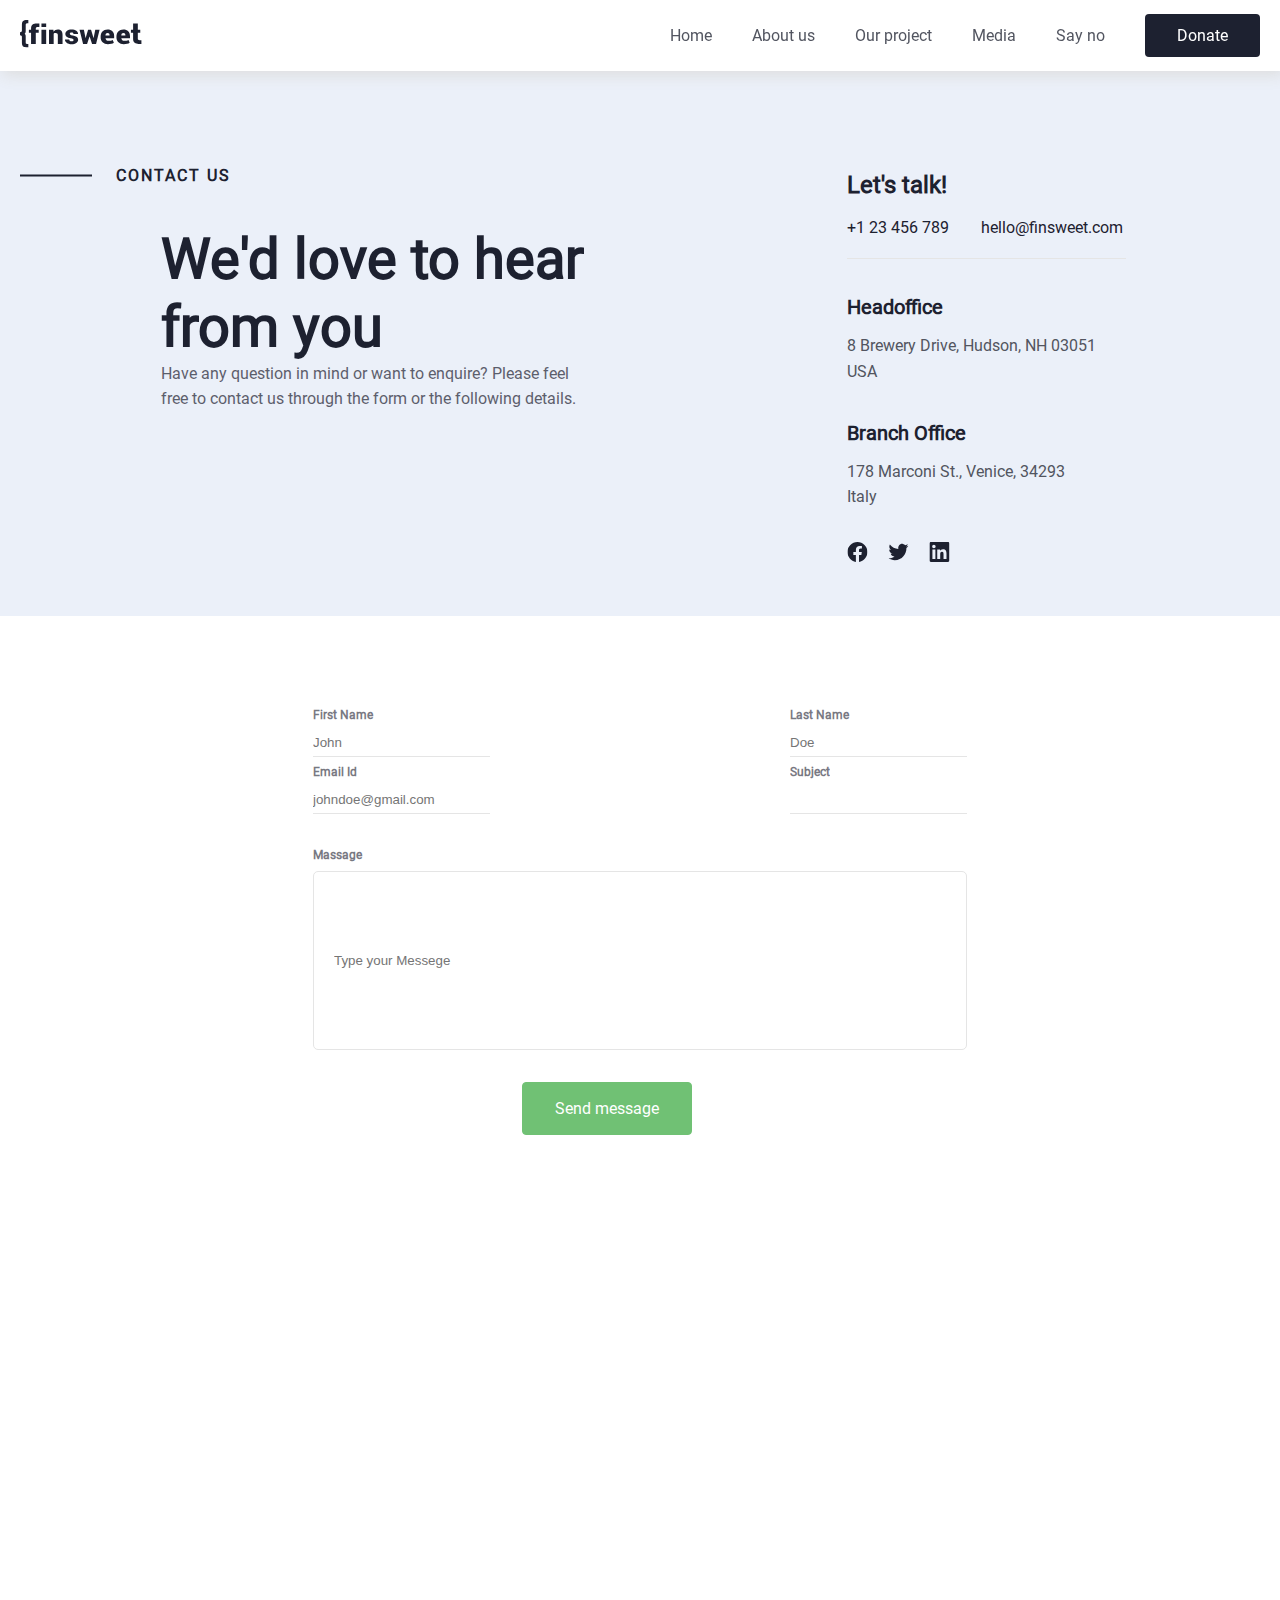
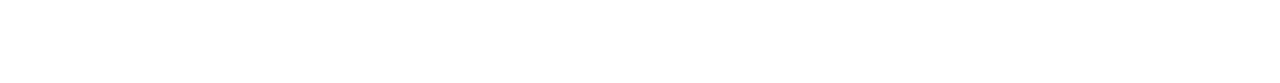
<file: pages/contact.html>
<!DOCTYPE html>
<html lang="en">
  <head>
    <meta charset="UTF-8" />
    <meta name="viewport" content="width=device-width, initial-scale=1.0" />
    <title>6-Homework</title>
    <link rel="stylesheet" href="../css/contact.css" />
  </head>
  <body>
    <header>
      <div class="container">
        <nav>
          <a href="../index.html">
            <img src="../images/Logo.svg" alt="logo" />
          </a>
          <ul class="nav_items">
            <li>
              <a href="../index.html">Home</a>
            </li>
            <li>
              <a href="./about.html">About us</a>
            </li>
            <li>
              <a href="./our_project.html">Our project</a>
            </li>
            <li>
              <a href="./media.html">Media</a>
            </li>
            <li>
              <a href="./say_no.html">Say no</a>
            </li>
            <li>
              <a href="./21dec2021.html">Donate</a>
            </li>
          </ul>
          <button class="menu">
            <svg
              xmlns="http://www.w3.org/2000/svg"
              width="32"
              height="32"
              viewBox="0 0 24 24"
              style="fill: rgba(0, 0, 0, 1)"
            >
              <path d="M4 6h16v2H4zm0 5h16v2H4zm0 5h16v2H4z"></path>
            </svg>
          </button>
        </nav>
      </div>
    </header>

    <main>
      <section class="hero">
        <div class="container">
          <div class="hero-content">
            <div class="wed">
              <div class="line-title">
                <svg
                  xmlns="http://www.w3.org/2000/svg"
                  width="72"
                  height="3"
                  viewBox="0 0 72 3"
                  fill="none"
                >
                  <path d="M0 1.5H72" stroke="#1D2130" stroke-width="2" />
                </svg>
                <p>contact us</p>
              </div>
              <div class="big-title">
                <h1>We'd love to hear from you</h1>
                <p>
                  Have any question in mind or want to enquire? Please feel free
                  to contact us through the form or the following details.
                </p>
              </div>
            </div>

            <div class="lets">
              <div class="lets-1">
                <h3>Let's talk!</h3>
                <div class="hello">
                  <p>+1 23 456 789</p>
                  <p>hello@finsweet.com</p>
                </div>
                <div class="lets-line"></div>
              </div>

              <div class="lets-2">
                <h3>Headoffice</h3>
                <p>8 Brewery Drive, Hudson, NH 03051 USA</p>
              </div>

              <div class="lets-2">
                <h3>Branch Office</h3>
                <p class="lets-2-para">178 Marconi St., Venice, 34293 Italy</p>
              </div>
              <div class="social">
                <div class="social-svg-1">
                  <svg
                    xmlns="http://www.w3.org/2000/svg"
                    width="21"
                    height="20"
                    viewBox="0 0 21 20"
                    fill="none"
                  >
                    <g clip-path="url(#clip0_614_383)">
                      <path
                        d="M20.4512 10C20.4512 4.47715 15.974 0 10.4512 0C4.92832 0 0.451172 4.47715 0.451172 10C0.451172 14.9912 4.10801 19.1283 8.88867 19.8785V12.8906H6.34961V10H8.88867V7.79688C8.88867 5.29063 10.3816 3.90625 12.6658 3.90625C13.7596 3.90625 14.9043 4.10156 14.9043 4.10156V6.5625H13.6434C12.4012 6.5625 12.0137 7.3334 12.0137 8.125V10H14.7871L14.3437 12.8906H12.0137V19.8785C16.7943 19.1283 20.4512 14.9912 20.4512 10Z"
                        fill="#1D2130"
                      />
                    </g>
                    <defs>
                      <clipPath id="clip0_614_383">
                        <rect
                          width="20"
                          height="20"
                          fill="white"
                          transform="translate(0.451172)"
                        />
                      </clipPath>
                    </defs>
                  </svg>
                </div>
                <div class="social-svg-1">
                  <svg
                    xmlns="http://www.w3.org/2000/svg"
                    width="21"
                    height="20"
                    viewBox="0 0 21 20"
                    fill="none"
                  >
                    <g clip-path="url(#clip0_614_385)">
                      <path
                        d="M6.74297 18.1251C14.2883 18.1251 18.4164 11.8724 18.4164 6.45167C18.4164 6.27589 18.4125 6.0962 18.4047 5.92042C19.2077 5.33967 19.9007 4.62033 20.4512 3.7962C19.7033 4.12896 18.9092 4.34627 18.0961 4.44074C18.9522 3.92755 19.5933 3.12135 19.9004 2.17159C19.095 2.64892 18.2142 2.98563 17.2957 3.1673C16.6769 2.50976 15.8587 2.07439 14.9676 1.9285C14.0765 1.78261 13.1622 1.93433 12.366 2.3602C11.5697 2.78607 10.936 3.46238 10.5627 4.28455C10.1894 5.10672 10.0974 6.02897 10.3008 6.9087C8.66992 6.82686 7.07445 6.40321 5.61782 5.6652C4.16119 4.9272 2.87592 3.89132 1.84531 2.62472C1.3215 3.52782 1.16122 4.59649 1.39703 5.61353C1.63284 6.63057 2.24706 7.51966 3.11484 8.10011C2.46336 8.07943 1.82615 7.90402 1.25586 7.58839V7.63917C1.25528 8.58691 1.58292 9.50561 2.1831 10.2391C2.78327 10.9726 3.61894 11.4756 4.54805 11.6626C3.94455 11.8277 3.31116 11.8518 2.69687 11.7329C2.95905 12.548 3.46915 13.2609 4.15598 13.7721C4.84281 14.2833 5.67211 14.5673 6.52813 14.5845C5.07486 15.726 3.27965 16.3452 1.43164 16.3423C1.10391 16.3418 0.776504 16.3217 0.451172 16.2821C2.32855 17.4866 4.51245 18.1263 6.74297 18.1251Z"
                        fill="#1D2130"
                      />
                    </g>
                    <defs>
                      <clipPath id="clip0_614_385">
                        <rect
                          width="20"
                          height="20"
                          fill="white"
                          transform="translate(0.451172)"
                        />
                      </clipPath>
                    </defs>
                  </svg>
                </div>

                <div class="social-svg-1">
                  <svg
                    xmlns="http://www.w3.org/2000/svg"
                    width="21"
                    height="20"
                    viewBox="0 0 21 20"
                    fill="none"
                  >
                    <g clip-path="url(#clip0_614_387)">
                      <path
                        d="M18.9707 0H1.92773C1.11133 0 0.451172 0.644531 0.451172 1.44141V18.5547C0.451172 19.3516 1.11133 20 1.92773 20H18.9707C19.7871 20 20.4512 19.3516 20.4512 18.5586V1.44141C20.4512 0.644531 19.7871 0 18.9707 0ZM6.38477 17.043H3.41602V7.49609H6.38477V17.043ZM4.90039 6.19531C3.94727 6.19531 3.17773 5.42578 3.17773 4.47656C3.17773 3.52734 3.94727 2.75781 4.90039 2.75781C5.84961 2.75781 6.61914 3.52734 6.61914 4.47656C6.61914 5.42188 5.84961 6.19531 4.90039 6.19531ZM17.4941 17.043H14.5293V12.4023C14.5293 11.2969 14.5098 9.87109 12.9863 9.87109C11.4434 9.87109 11.209 11.0781 11.209 12.3242V17.043H8.24805V7.49609H11.0918V8.80078H11.1309C11.5254 8.05078 12.4941 7.25781 13.9355 7.25781C16.9395 7.25781 17.4941 9.23438 17.4941 11.8047V17.043Z"
                        fill="#1D2130"
                      />
                    </g>
                    <defs>
                      <clipPath id="clip0_614_387">
                        <rect
                          width="20"
                          height="20"
                          fill="white"
                          transform="translate(0.451172)"
                        />
                      </clipPath>
                    </defs>
                  </svg>
                </div>
              </div>
            </div>
          </div>
        </div>
      </section>

      <section class="input">
        <div class="container">
          <div class="input-content">
            <div class="inputs-one">
              <div class="input-1">
                <p>First Name</p>
                <input type="text" name="" id="firstname" placeholder="John" />
                <p></p>
              </div>
              <div class="input-1">
                <p>Email Id</p>
                <input
                  type="email"
                  name=""
                  id="firstname"
                  placeholder="johndoe@gmail.com"
                />
                <p></p>
              </div>
            </div>

            <div class="inputs-two">
              <div class="input-1">
                <p>Last Name</p>
                <input type="text" name="" id="firstname" placeholder="Doe" />
                <p></p>
              </div>
              <div class="input-1">
                <p>Subject</p>
                <input type="text" name="" id="firstname" placeholder="" />
                <p></p>
              </div>
            </div>
          </div>
          <div class="type">
            <div class="comment-input">
              <p>Massage</p>
              <input type="text" placeholder="Type your Messege" />
            </div>
          </div>
          <div class="submit-button">
            <button class="button" type="submit">Send message</button>
          </div>
        </div>
      </section>
      <!-- <div id="googleMap"></div> -->
    </main>

    <!-- <script>
      function myMap() {
        var mapProp = {
          center: new google.maps.LatLng(51.508742, -0.12085),
          zoom: 5,
        };
        var map = new google.maps.Map(
          document.getElementById("googleMap"),
          mapProp
        );
      }
    </script> -->

    <iframe
      src="https://www.google.com/maps/embed?pb=!1m18!1m12!1m3!1d16807.47969814797!2d-86.07257338215844!3d39.800339020408074!2m3!1f0!2f0!3f0!3m2!1i1024!2i768!4f13.1!3m3!1m2!1s0x886b4e4dff00e853%3A0x9491c93592d8e84d!2sIndy%20Army%20Navy!5e0!3m2!1sen!2s!4v1697025061167!5m2!1sen!2s"
      width="100%"
      height="448"
      style="border: 0"
      allowfullscreen=""
      loading="lazy"
      referrerpolicy="no-referrer-when-downgrade"
    ></iframe>

    <!-- <script src="https://maps.googleapis.com/maps/api/js?key=YOUR_KEY&callback=myMap"></script> -->

    <script src="../js/main.js"></script>
  </body>
</html>
</file>
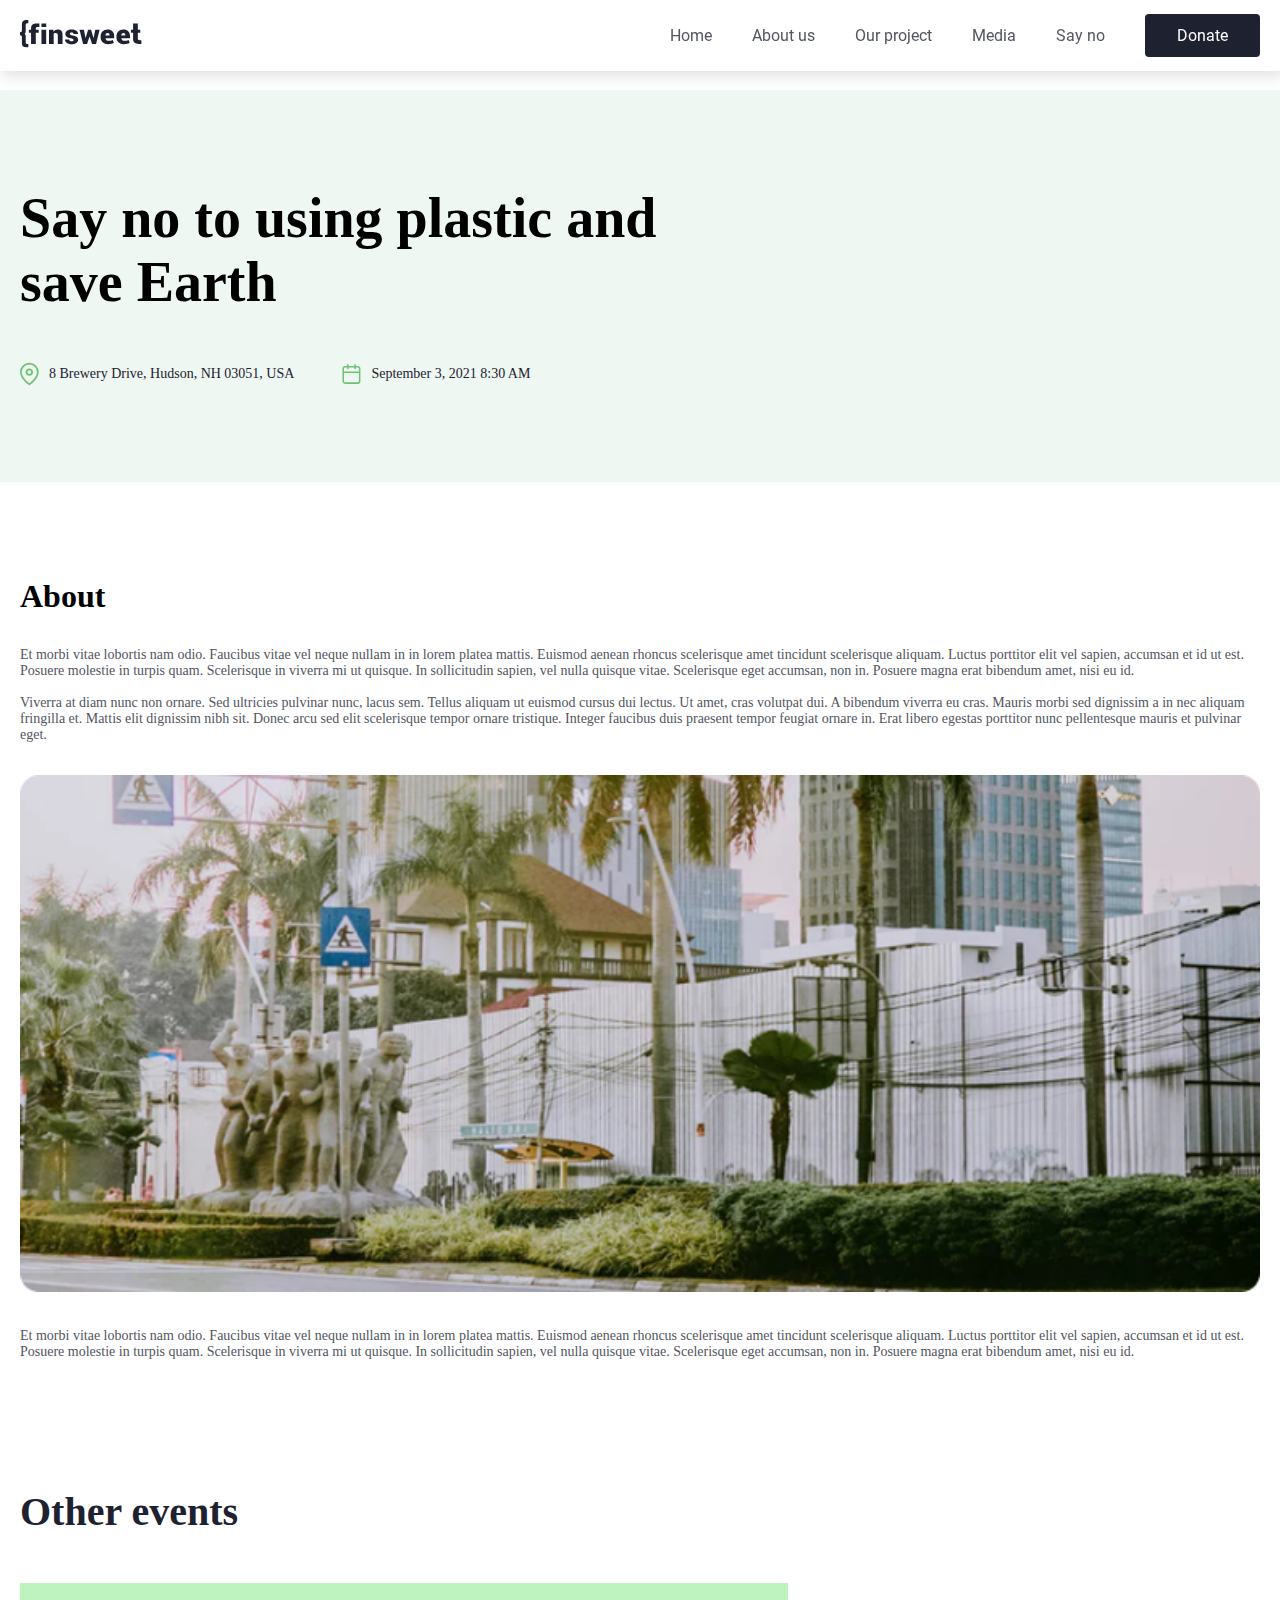
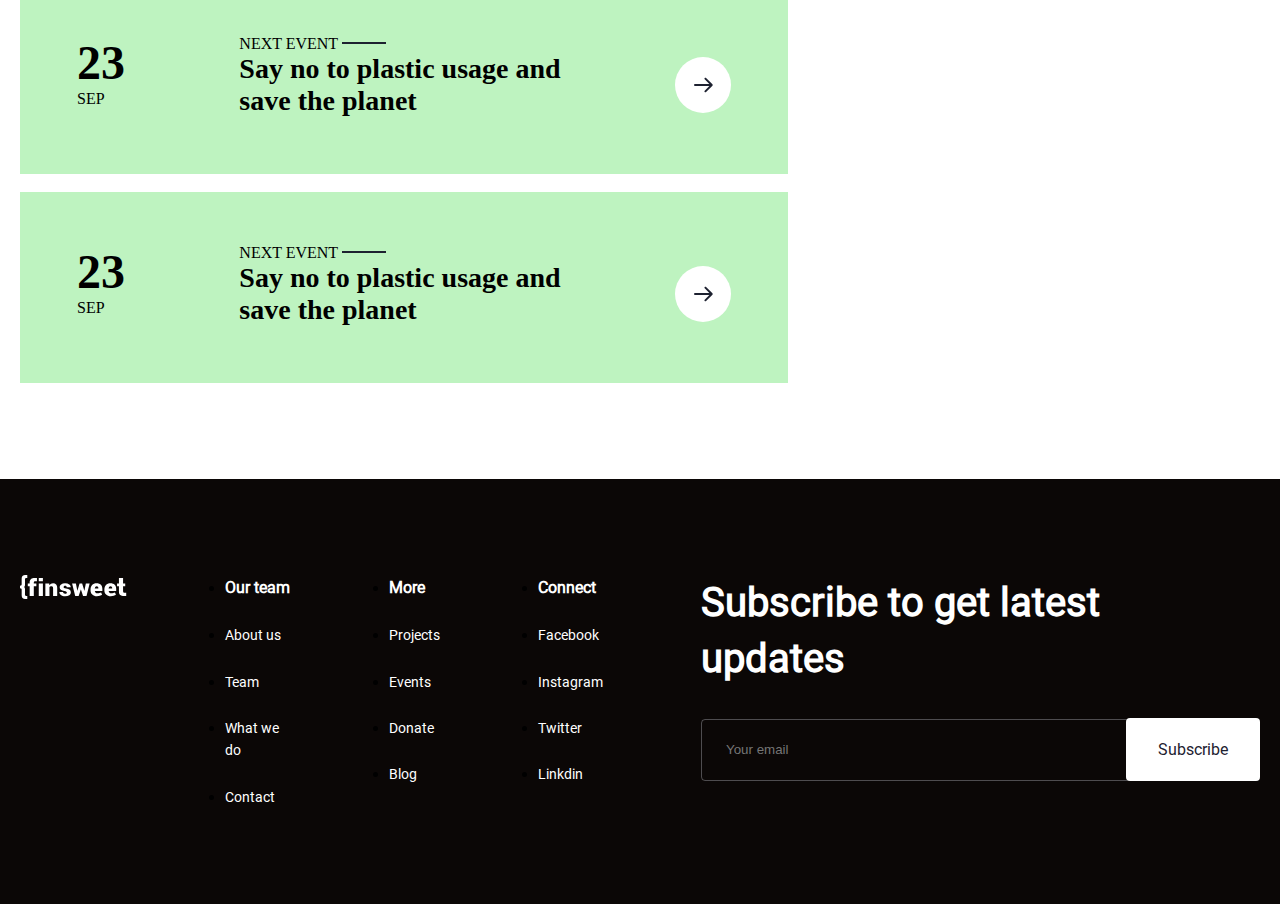
<file: pages/say_no.html>
<!DOCTYPE html>
<html lang="en">
  <head>
    <meta charset="UTF-8" />
    <meta name="viewport" content="width=device-width, initial-scale=1.0" />
    <title>6-Homework</title>
    <link rel="stylesheet" href="../css/say_no.css" />
  </head>
  <body>
    <header>
      <div class="container">
        <nav>
          <a href="../index.html">
            <img src="../images/Logo.svg" alt="logo" />
          </a>
          <ul class="nav_items">
            <li>
              <a href="../index.html">Home</a>
            </li>
            <li>
              <a href="./about.html">About us</a>
            </li>
            <li>
              <a href="./our_project.html">Our project</a>
            </li>
            <li>
              <a href="./media.html">Media</a>
            </li>
            <li>
              <a href="#">Say no</a>
            </li>
            <li>
              <a href="./21dec2021.html">Donate</a>
            </li>
          </ul>
          <button class="menu">
            <svg
              xmlns="http://www.w3.org/2000/svg"
              width="32"
              height="32"
              viewBox="0 0 24 24"
              style="fill: rgba(0, 0, 0, 1)"
            >
              <path d="M4 6h16v2H4zm0 5h16v2H4zm0 5h16v2H4z"></path>
            </svg>
          </button>
        </nav>
      </div>
    </header>

    <main>
      <section class="event-read-more">
        <div class="hero">
          <div class="container">
            <div class="hero-content">
              <h1>
                Say no to using plastic and <br />
                save Earth
              </h1>
              <div class="address-and-date">
                <span>
                  <img src="../images/Icon.svg" alt="location" />
                  8 Brewery Drive, Hudson, NH 03051, USA
                </span>
                <span>
                  <img src="../images/Icon (1).svg" alt="date" />
                  September 3, 2021 8:30 AM
                </span>
              </div>
            </div>
          </div>
        </div>

        <div class="about">
          <div class="container">
            <div class="about-section">
              <h1>About</h1>
              <p>
                Et morbi vitae lobortis nam odio. Faucibus vitae vel neque
                nullam in in lorem platea mattis. Euismod aenean rhoncus
                scelerisque amet tincidunt scelerisque aliquam. Luctus porttitor
                elit vel sapien, accumsan et id ut est. Posuere molestie in
                turpis quam. Scelerisque in viverra mi ut quisque. In
                sollicitudin sapien, vel nulla quisque vitae. Scelerisque eget
                accumsan, non in. Posuere magna erat bibendum amet, nisi eu id.
                <br />
                <br />
                Viverra at diam nunc non ornare. Sed ultricies pulvinar nunc,
                lacus sem. Tellus aliquam ut euismod cursus dui lectus. Ut amet,
                cras volutpat dui. A bibendum viverra eu cras. Mauris morbi sed
                dignissim a in nec aliquam fringilla et. Mattis elit dignissim
                nibh sit. Donec arcu sed elit scelerisque tempor ornare
                tristique. Integer faucibus duis praesent tempor feugiat ornare
                in. Erat libero egestas porttitor nunc pellentesque mauris et
                pulvinar eget.
              </p>
              <img src="../images/Image.png" alt="" />
              <p>
                Et morbi vitae lobortis nam odio. Faucibus vitae vel neque
                nullam in in lorem platea mattis. Euismod aenean rhoncus
                scelerisque amet tincidunt scelerisque aliquam. Luctus porttitor
                elit vel sapien, accumsan et id ut est. Posuere molestie in
                turpis quam. Scelerisque in viverra mi ut quisque. In
                sollicitudin sapien, vel nulla quisque vitae. Scelerisque eget
                accumsan, non in. Posuere magna erat bibendum amet, nisi eu id.
              </p>
            </div>
          </div>
        </div>

        <div class="other-events">
          <div class="container">
            <div class="other">
              <h1>Other events</h1>
              <div class="event-box">
                <div class="date">
                  <h1>23</h1>
                  <span>SEP</span>
                </div>
                <br />
                <div class="next-event">
                  <span>NEXT EVENT</span>
                  <img src="../images/Line.svg" alt="" />
                  <h2>
                    Say no to plastic usage and <br />
                    save the planet
                  </h2>
                </div>
                <br />
                <div class="button">
                  <img src="../images/Arrow button.svg" alt="" />
                </div>
              </div>
              <br />
              <div class="event-box">
                <div class="date">
                  <h1>23</h1>
                  <span>SEP</span>
                </div>
                <br />
                <div class="next-event">
                  <span>NEXT EVENT</span>
                  <img src="../images/Line.svg" alt="" />
                  <h2>
                    Say no to plastic usage and <br />
                    save the planet
                  </h2>
                </div>
                <br />
                <div class="button">
                  <img src="../images/Arrow button.svg" alt="" />
                </div>
              </div>
            </div>
          </div>
        </div>
      </section>
    </main>

    <footer>
      <div class="container">
        <div class="foot_cards">
          <div class="foot_card">
            <img src="../images/Logo_white.svg" alt="logo" />
          </div>
          <div class="foot_card">
            <ul>
              <li>
                <h6>Our team</h6>
              </li>
              <li>
                <a href="./pages/about.html">About us</a>
              </li>
              <li>
                <a href="#">Team</a>
              </li>
              <li>
                <a href="./pages/what_we_do.html">What we do</a>
              </li>
              <li>
                <a href="./pages/contact.html">Contact</a>
              </li>
            </ul>
          </div>
          <div class="foot_card">
            <ul>
              <li>
                <h6>More</h6>
              </li>
              <li>
                <a href="./pages/our_project.html">Projects</a>
              </li>
              <li>
                <a href="#">Events</a>
              </li>
              <li>
                <a href="./pages/donate.html">Donate</a>
              </li>
              <li>
                <a href="./pages/contact.html">Blog</a>
              </li>
            </ul>
          </div>
          <div class="foot_card">
            <ul>
              <li>
                <h6>Connect</h6>
              </li>
              <li>
                <a href="https://ru-ru.facebook.com/">Facebook</a>
              </li>
              <li>
                <a href="https://www.instagram.com/">Instagram</a>
              </li>
              <li>
                <a href="https://twitter.com/?lang=ru">Twitter</a>
              </li>
              <li>
                <a href="https://ru.linkedin.com/">Linkdin </a>
              </li>
            </ul>
          </div>
          <div class="foot_card">
            <div class="foot_card_content">
              <h6>
                Subscribe to get latest <br />
                updates
              </h6>
              <form class="foot_form">
                <input
                  type="email"
                  name="email"
                  id="email"
                  placeholder="Your email"
                  required
                />
                <button type="submit">Subscribe</button>
              </form>
            </div>
          </div>
        </div>
      </div>
    </footer>

    <script src="../js/main.js"></script>
  </body>
</html>
</file>
<file: css/main.css>
@font-face {
  font-family: Roboto;
  src: url(../fonts/Roboto-Regular.ttf);
}

* {
  margin: 0;
  padding: 0;
  box-sizing: border-box;
}

html {
  scroll-behavior: smooth;
}

body {
  padding-top: 75px;
}

.container {
  max-width: 1440px;
  margin: 0 auto;
  padding: 0 20px;
}

a {
  text-decoration: none;
}

header {
  background-color: #fff;
  position: fixed;
  top: 0;
  left: 0;
  right: 0;
  z-index: 10;
  box-shadow: 3px 3px 15px 1px #dddddd;
}

nav {
  display: flex;
  justify-content: space-between;
  align-items: center;
  padding: 19px 0;
}

.nav_items {
  list-style: none;
  display: flex;
  align-items: center;
  gap: 40px;
}

.nav_items a {
  color: var(--Secondary-text, #525560);
  font-family: Roboto;
  font-size: 16px;
  font-style: normal;
  font-weight: 500;
  line-height: normal;
  transition: 0.5s;
}

.nav_items li a:hover {
  color: var(--Black, #0b0706);
  font-family: Roboto;
  font-size: 16px;
  font-style: normal;
  font-weight: 500;
  line-height: normal;
}

.nav_items li:last-child a {
  border-radius: 4px;
  background: var(--Primary-text, #1d2130);
  color: #fff;
  text-align: right;
  font-family: Roboto;
  font-size: 16px;
  font-style: normal;
  font-weight: 500;
  line-height: normal;
  padding: 12px 32px;
}

.menu {
  display: none;
  border: 0;
  background: transparent;
  cursor: pointer;
}

@media only screen and (max-width: 888px) {
  .nav_items {
    display: flex;
    align-items: center;
    justify-content: center;
    flex-direction: column;
    gap: 25px;
    position: fixed;
    top: 75px;
    left: -100%;
    width: 100%;
    height: calc(80vh - 50px);
    background: #fff;
    opacity: 0.7;
    padding: 60px 0;
    transition: all 0.3s ease-in-out;
    z-index: 10;
  }

  .menu {
    display: block;
  }

  .open .nav_items {
    left: 0;
  }

  .open {
    box-shadow: none;
  }
}

/* HERO SECTION */

.hero {
  background-image: url(../images/home_hero_img.png);
  background-size: cover;
}

.hero_content h1 {
  color: #fff;
  font-family: Roboto;
  font-size: 64px;
  font-style: normal;
  font-weight: 700;
  line-height: 120%; /* 76.8px */
  padding-top: 128px;
  padding-bottom: 48px;
}

.hero_btns {
  display: flex;
  align-items: center;
  gap: 24px;
}

svg {
  fill: #fff;
  transition: 0.4s;
}

.btn {
  display: flex;
  align-items: center;
  gap: 8px;
  color: #fff;
  text-align: right;
  font-family: Roboto;
  font-size: 16px;
  font-style: normal;
  font-weight: 500;
  line-height: normal;
  padding: 12px 16px;
  transition: 0.4s;
}

.btn:hover {
  border-radius: 4px;
  background: #fff;
  backdrop-filter: blur(40px);
  color: var(--Primary-text, #1d2130);
  text-align: right;
  font-family: Roboto;
  font-size: 16px;
  font-style: normal;
  font-weight: 500;
  line-height: normal;
  padding: 16px 32px;
}

.btn:hover svg {
  fill: #797a7e;
}

.hero_foot {
  display: grid;
  grid-template-columns: 1fr 4.6fr 1fr;
  column-gap: 24px;
  align-items: center;
  padding-top: 192px;
  padding-bottom: 64px;
}

.hero_foot p {
  color: #fff;
  text-align: right;
  font-family: Roboto;
  font-size: 18px;
  font-style: normal;
  font-weight: 500;
  line-height: normal;
}

.line {
  height: 1px;
  background: #e5e5e5;
  backdrop-filter: blur(15px);
}

/* ABOUT SECTION */

.about_cards {
  display: flex;
  justify-content: space-between;
  align-items: center;
  padding-bottom: 64px;
}

iframe {
  padding-top: 200px;
  border-radius: 15px;
}

.title {
  display: flex;
  align-items: center;
  gap: 24px;
  padding: 158px 0 32px;
}

.home_line {
  width: 72px;
  height: 2px;
  flex-shrink: 0;
  stroke-width: 2px;
  background-color: #1d2130;
}

.title_home {
  color: var(--Primary-text, #1d2130);
  font-family: Roboto;
  font-size: 16px;
  font-style: normal;
  font-weight: 700;
  line-height: normal;
  letter-spacing: 2px;
  text-transform: uppercase;
}

.card_title {
  padding-left: 101px;
}

.about_card h2 {
  color: var(--Primary-text, #1d2130);

  /* H2 */
  font-family: Roboto;
  font-size: 48px;
  font-style: normal;
  font-weight: 700;
  line-height: 120%; /* 57.6px */
}

.about_card p {
  color: var(--Secondary-text, #525560);

  /* Paragraph */
  font-family: Roboto;
  font-size: 16px;
  font-style: normal;
  font-weight: 400;
  line-height: 160%; /* 25.6px */
  padding: 32px 0 48px;
}

.home_link {
  border-radius: 4px;
  background: var(--Green-primary, #70c174);
  backdrop-filter: blur(40px);
  color: #fff;
  text-align: right;
  font-family: Roboto;
  font-size: 16px;
  font-style: normal;
  font-weight: 500;
  line-height: normal;
  padding: 16px 32px;

  transition: 0.5s;
}

.home_link:hover {
  background-color: #5da961;
  color: #f7f2f2;
}

.sup_title {
  display: grid;
  grid-template-columns: 1fr 6.5fr;
  align-items: center;
}

.sup_title p {
  color: var(--Primary-text, #1d2130);
  font-family: Roboto;
  font-size: 16px;
  font-style: normal;
  font-weight: 500;
  line-height: normal;
  letter-spacing: 2px;
  text-transform: uppercase;
}

.sup_line {
  height: 1px;
  background: #e5e5e5;
}

.sups {
  display: flex;
  align-items: center;
  justify-content: space-between;
  padding-top: 44px;
  padding-bottom: 67px;
}

@media only screen and (max-width: 1335px) {
  .about_cards {
    display: flex;
    align-items: center;
    justify-content: center;
    flex-wrap: wrap;
  }

  .sups {
    display: flex;
    justify-content: center;
    align-items: center;
    gap: 96px;
    flex-wrap: wrap;
  }
}

@media only screen and (max-width: 666px) {
  iframe {
    width: 100%;
    height: 550px;
  }
}

/* WHAT WE DO SECTION */

.what_we_do {
  background-color: #eff7f2;
}

.what_we_cards {
  display: flex;
  justify-content: space-between;
  align-items: flex-start;
  padding-bottom: 96px;
}

.what_title {
  padding-top: 96px;
}

.what_we_card h3 {
  color: var(--Primary-text, #1d2130);

  /* H2 */
  font-family: Roboto;
  font-size: 48px;
  font-style: normal;
  font-weight: 700;
  line-height: 120%; /* 57.6px */
}

.what_we_card p {
  color: var(--Secondary-text, #525560);

  /* Paragraph */
  font-family: Roboto;
  font-size: 16px;
  font-style: normal;
  font-weight: 400;
  line-height: 160%; /* 25.6px */
  padding-top: 16px;
  padding-bottom: 32px;
}

.what_we_card img {
  padding-top: 147px;
}

.what_we_card ul {
  list-style: none;
  border-left: 1px solid #e5e5e5;
  margin-left: 101px;
}

.what_we_card li img {
  padding: 0;
}

.what_we_card li {
  display: flex;
  align-items: flex-start;
  justify-content: center;
  gap: 24px;
  padding-left: 25px;
}

@media only screen and (max-width: 1320px) {
  .what_we_cards {
    display: flex;
    justify-content: center;
    align-items: center;
    gap: 100px;
    flex-wrap: wrap;
  }
}

@media only screen and (max-width: 530px) {
  .dog_and_people {
    width: 100%;
  }

  .what_we_card {
    display: flex;
    justify-content: center;
    align-items: center;
    flex-direction: column;
    gap: 25px;
    padding: 0;
  }

  .card_title {
    padding-left: 0;
  }

  .what_we_card ul {
    margin-left: 30px;
  }
}

/* PROJECT SECTION */

.pro_title {
  padding-top: 96px;
}

.project-content h5 {
  color: var(--Primary-text, #1d2130);

  /* H2 */
  font-family: Roboto;
  font-size: 48px;
  font-style: normal;
  font-weight: 700;
  line-height: 120%; /* 57.6px */
  padding-left: 110px;
  padding-bottom: 65px;
}

.project_cards {
  display: flex;
  justify-content: space-between;
  align-items: center;
  gap: 24px;
  padding-bottom: 96px;
}

.project_card {
  max-width: 421px;
  height: 421px;
  padding-bottom: 96px;
  border-radius: 12px;
  opacity: 0.7;
  background: #000;
}

.project_card h6 {
  color: #fff;

  /* H3 */
  font-family: Roboto;
  font-size: 28px;
  font-style: normal;
  font-weight: 700;
  line-height: 150%; /* 42px */
  padding: 80px 48px 0;
}

.project_card p {
  color: #fff;

  /* Paragraph */
  font-family: Roboto;
  font-size: 16px;
  font-style: normal;
  font-weight: 400;
  line-height: 160%; /* 25.6px */
  padding: 16px 48px 64px;
}

.pro_btns {
  padding-bottom: 48px;
  padding-left: 48px;
}

.pro_btn {
  border-radius: 4px;
  background: #fff;
  backdrop-filter: blur(40px);
  color: var(--Primary-text, #1d2130);
  text-align: right;
  font-family: Roboto;
  font-size: 16px;
  font-style: normal;
  font-weight: 500;
  line-height: normal;
  padding: 16px 32px;

  transition: 0.5s;
}

.pro_btn:hover {
  background-color: #eff7f2;
  color: #1c202f;
}

.project_card:first-child {
  background-image: url(../images/home_project_img1.png);
  background-size: cover;
}

.project_card:nth-child(2) {
  background-image: url(../images/home_project_img2.png);
  background-size: cover;
}

.project_card:last-child {
  background-image: url(../images/home_project_img3.png);
  background-size: cover;
}

@media only screen and (max-width: 1315px) {
  .project_cards {
    display: flex;
    justify-content: center;
    align-items: center;
    flex-wrap: wrap;
    gap: 24px;
  }
}

@media only screen and (max-width: 666px) {
  .project-content h5 {
    padding: 25px 96px;
    display: flex;
    align-items: center;
    justify-content: center;
  }

  .project_card {
    display: flex;
    justify-content: center;
    align-items: center;
    flex-direction: column;
    gap: 25px;
  }
}

/* DONATION SECTION */

.donation {
  background: var(--Black, #0b0706);
}

.donation_cards {
  display: flex;
  justify-content: space-between;
  align-items: center;
}

.donation_card h6 {
  color: #fff;

  /* H2 */
  font-family: Roboto;
  font-size: 48px;
  font-style: normal;
  font-weight: 700;
  line-height: 120%; /* 57.6px */
  padding-top: 142px;
}

.donation_card p {
  color: #fff;

  /* Paragraph */
  font-family: Roboto;
  font-size: 16px;
  font-style: normal;
  font-weight: 400;
  line-height: 160%; /* 25.6px */
  padding: 16px 0 32px;
}

.donat_info {
  max-width: 606px;
  padding-bottom: 141px;
}

.donat_info ul {
  display: flex;
  align-items: center;
  flex-wrap: wrap;
  list-style: none;
  gap: 24px;
}

.donat_info li + li + li + li {
  padding-top: 16px;
}

.donat_info li {
  height: 26px;
  display: flex;
  justify-content: center;
  align-items: center;
  gap: 8px;
}

.donat_info li p {
  padding: 0;
}

.donation_card img {
  padding-top: 96px;
  padding-bottom: 96px;
}

@media only screen and (max-width: 1111px) {
  .donation_cards {
    display: flex;
    align-items: center;
    justify-content: center;
    flex-wrap: wrap;
    gap: 100px;
  }
}

/* CONTRIBUTE SECTION */

.contribute_hero {
  padding: 96px 0;
}

.contribute_content {
  background-image: url(../images/home_donate_img.png);
  background-size: cover;
  padding-bottom: 92px;
  display: flex;
  justify-content: center;
  align-items: center;
  flex-direction: column;
  gap: 32px;
  border-radius: 12px;
}

.contribute_content h6 {
  color: #fff;
  text-align: center;

  /* H2 */
  font-family: Roboto;
  font-size: 48px;
  font-style: normal;
  font-weight: 700;
  line-height: 120%; /* 57.6px */
  padding: 93px 0 32px;
}

.contribute_btns {
  display: flex;
  align-items: center;
  justify-content: center;
  flex-wrap: wrap;
  gap: 32px;
}

.contribute_btn {
  border-radius: 4px;
  background: #fff;
  backdrop-filter: blur(40px);
  color: var(--Primary-text, #1d2130);
  text-align: right;
  font-family: Roboto;
  font-size: 16px;
  font-style: normal;
  font-weight: 500;
  line-height: normal;
  padding: 16px 32px;
  transition: 0.4s;
}

.contribute_btn:hover {
  border-radius: 4px;
  background: var(--Green-primary, #70c174);
  backdrop-filter: blur(40px);
  color: #fff;
  text-align: right;
  font-family: Roboto;
  font-size: 16px;
  font-style: normal;
  font-weight: 500;
  line-height: normal;
}

/* READ OUR NEWS SECTION */

.news_title {
  display: grid;
  grid-template-columns: 1fr 2.5fr;
}

.news_title p {
  color: var(--Primary-text, #1d2130);
  font-family: Roboto;
  font-size: 40px;
  font-style: normal;
  font-weight: 500;
  line-height: 140%; /* 56px */
}

.news_cards {
  padding: 48px 0 96px;
  display: flex;
  justify-content: space-between;
  align-items: center;
  gap: 24px;
}

.news_card img {
  width: 100%;
}

.news_card h6 {
  color: var(--Black, #1c1d28);
  font-family: Roboto;
  font-size: 20px;
  font-style: normal;
  font-weight: 500;
  line-height: 150%; /* 30px */
  padding: 16px 0 8px;
}

.news_card p {
  color: var(--Secondary-text, #525560);
  font-family: Roboto;
  font-size: 16px;
  font-style: normal;
  font-weight: 400;
  line-height: 160%; /* 25.6px */
}

@media only screen and (max-width: 1323px) {
  .news_cards {
    display: flex;
    justify-content: center;
    align-items: center;
    flex-wrap: wrap;
    gap: 30px;
  }
}

/* OUR EVENT SECTION */
.event_title {
  display: grid;
  grid-template-columns: 1fr 3fr;
}

.event_title p {
  color: var(--Primary-text, #1d2130);
  font-family: Roboto;
  font-size: 40px;
  font-style: normal;
  font-weight: 500;
  line-height: 140%; /* 56px */
}

.event_cards {
  display: flex;
  justify-content: space-between;
  gap: 24px;
  padding: 48px 0 96px;
}

.event_card {
  max-width: 628px;
  display: flex;
  justify-content: space-between;
  align-items: flex-start;
  gap: 8px;
  border-radius: 8px;
  background: var(--Green-secondary, #bef3c0);
}

.e_item {
  padding-left: 40px;
}

.e_item h6 {
  color: var(--Primary-text, #1d2130);
  font-family: Roboto;
  font-size: 48px;
  font-style: normal;
  font-weight: 500;
  line-height: 120%; /* 57.6px */
  font-variant: small-caps;
  padding-top: 20px;
}
.e_item p {
  color: var(--Primary-text, #1d2130);
  font-family: Roboto;
  font-size: 16px;
  font-style: normal;
  font-weight: 500;
  line-height: normal;
  letter-spacing: 2px;
  text-transform: uppercase;
}

.e_item2 p {
  color: var(--Primary-text, #1d2130);
  font-family: Roboto;
  font-size: 16px;
  font-style: normal;
  font-weight: 500;
  line-height: normal;
  letter-spacing: 2px;
  text-transform: uppercase;
  padding-top: 32px;
  padding-bottom: 8px;
}

.e_item2 h6 {
  max-width: 381px;
  color: var(--Primary-text, #1d2130);

  /* H3 */
  font-family: Roboto;
  font-size: 28px;
  font-style: normal;
  font-weight: 700;
  line-height: 150%; /* 42px */
  padding-bottom: 40px;
}

.e_item3 {
  padding-top: 64px;
  padding-right: 48px;
}

.e_item2_2 {
  padding: 0 32px;
}

.e_item2_2 h6 {
  padding-bottom: 82px;
}

@media only screen and (max-width: 888px) {
  .event_cards {
    display: flex;
    justify-content: center;
    align-items: center;
    flex-wrap: wrap;
    gap: 32px;
  }
}

/* FOOTER */

footer {
  background: var(--Black, #0b0706);
}

.foot_cards {
  display: flex;
  justify-content: space-between;
  gap: 98px;
  padding: 96px 0;
}

.foot_card h6 {
  color: #fff;
  font-family: Roboto;
  font-size: 16px;
  font-style: normal;
  font-weight: 700;
  line-height: 160%; /* 25.6px */
}

.foot_card li + li {
  padding-top: 24px;
}

.foot_card a {
  color: #fff;
  font-family: Roboto;
  font-size: 14px;
  font-style: normal;
  font-weight: 400;
  line-height: 160%; /* 22.4px */
  transition: 0.5s;
}

.foot_card a:hover {
  color: #edd660;
}

.foot_card_content h6 {
  color: #fff;
  font-family: Roboto;
  font-size: 40px;
  font-style: normal;
  font-weight: 700;
  line-height: 140%; /* 56px */
  padding-bottom: 32px;
}

.foot_form {
  display: flex;
  align-items: center;
  position: relative;
}

#email {
  outline: none;
  padding: 22px 356px 23px 24px;
  background-color: transparent;
  border-radius: 4px;
  border: 1px solid rgba(235, 240, 249, 0.3);
}

.foot_form button {
  border-radius: 4px;
  background: #fff;
  backdrop-filter: blur(40px);
  color: var(--Primary-text, #1d2130);
  text-align: right;
  font-family: Roboto;
  font-size: 16px;
  font-style: normal;
  font-weight: 500;
  line-height: normal;
  padding: 22px 32px;
  border: none;
  position: absolute;
  right: 0px;
  cursor: pointer;
  transition: 0.5s;
}

.foot_form button:hover {
  background-color: #e5e5e5;
  color: #1c202f;
}

@media only screen and (max-width: 1277px) {
  .foot_cards {
    display: flex;
    justify-content: center;
    flex-wrap: wrap;
  }
}

@media only screen and (max-width: 616px) {
  #email {
    padding: 22px 300px 23px 24px;
  }
}

@media only screen and (max-width: 515px) {
  #email {
    padding: 22px 250px 23px 24px;
  }
}

@media only screen and (max-width: 454px) {
  #email {
    padding: 22px 200px 23px 24px;
  }
}

@media only screen and (max-width: 404px) {
  #email {
    padding: 22px 150px 23px 24px;
  }
}
</file>
<file: css/about.css>
@font-face {
  font-family: Roboto;
  src: url(../fonts/Roboto-Regular.ttf);
}

* {
  margin: 0;
  padding: 0;
  box-sizing: border-box;
}

html {
  scroll-behavior: smooth;
}

body {
  padding-top: 90px;
}

.container {
  max-width: 1440px;
  margin: 0 auto;
  padding: 0 20px;
}

a {
  text-decoration: none;
}

header {
  background-color: #fff;
  position: fixed;
  top: 0;
  left: 0;
  right: 0;
  z-index: 10;
  box-shadow: 3px 3px 15px 1px #dddddd;
}

nav {
  display: flex;
  justify-content: space-between;
  align-items: center;
  padding: 19px 0;
}

.nav_items {
  list-style: none;
  display: flex;
  align-items: center;
  gap: 40px;
}

.nav_items a {
  color: var(--Secondary-text, #525560);
  font-family: Roboto;
  font-size: 16px;
  font-style: normal;
  font-weight: 500;
  line-height: normal;
  transition: 0.5s;
}

.nav_items li a:hover {
  color: var(--Black, #0b0706);
  font-family: Roboto;
  font-size: 16px;
  font-style: normal;
  font-weight: 500;
  line-height: normal;
}

.nav_items li:last-child a {
  border-radius: 4px;
  background: var(--Primary-text, #1d2130);
  color: #fff;
  text-align: right;
  font-family: Roboto;
  font-size: 16px;
  font-style: normal;
  font-weight: 500;
  line-height: normal;
  padding: 12px 32px;
}

.menu {
  display: none;
  border: 0;
  background: transparent;
  cursor: pointer;
}

@media only screen and (max-width: 888px) {
  .nav_items {
    display: flex;
    align-items: center;
    justify-content: center;
    flex-direction: column;
    gap: 25px;
    position: fixed;
    top: 75px;
    left: -100%;
    width: 100%;
    height: calc(80vh - 50px);
    background: #fff;
    opacity: 0.7;
    padding: 60px 0;
    transition: all 0.3s ease-in-out;
    z-index: 10;
  }

  .menu {
    display: block;
  }

  .open .nav_items {
    left: 0;
  }

  .open {
    box-shadow: none;
  }
}

/* SECTION HERO */

.hero-content {
  /* display: flex; */
  padding-top: 96px;
  /* width: 1280px; */
  width: 100%;
  padding-left: 50px;
}

.hero-title {
  display: flex;
  align-items: center;
  gap: 32px;
}

.hero-title p {
  color: var(--Primary-text, #1d2130);
  font-family: Roboto;
  font-size: 16px;
  font-style: normal;
  font-weight: 700;
  line-height: normal;
  letter-spacing: 2px;
  text-transform: uppercase;
}

.hero-texts {
  display: flex;
  justify-content: space-between;
  align-items: center;
  padding-top: 32px;
}

.hero-text-1 {
  width: 70%;
}

.hero-text-1 h1 {
  color: var(--Primary-text, #1d2130);

  /* H1 */
  font-family: Roboto;
  font-size: 56px;
  font-style: normal;
  font-weight: 700;
  line-height: 120%; /* 67.2px */
  padding-left: 12%;
  width: 100%;
}

.hero-text-2 {
  width: 45%;
}

.hero-text-2 :first-child {
  /* width: 496px; */
  color: var(--Primary-text, #1d2130);
  font-family: Roboto;
  font-size: 20px;
  font-style: normal;
  font-weight: 700;
  line-height: 150%; /* 30px */
}

.hero-text-2 :last-child {
  /* width: 496px; */
  color: var(--Primary-text, #1d2130);

  /* Paragraph */
  font-family: Roboto;
  font-size: 16px;
  font-style: normal;
  font-weight: 400;
  line-height: 160%; /* 25.6px */
}

.hero-img {
  width: 100%;
  height: 448px;
  padding-top: 196px;
  padding-bottom: 96px;
}

@media only screen and (max-width: 1375px) {
  .hero-text-1 {
    width: 100%;
  }
  .hero-text-1 h1 {
    padding-left: 0%;
  }
  .hero-text-2 {
    width: 100%;
  }
  .hero-img {
    max-width: 50%;
  }
}

@media only screen and (max-width: 1050px) {
  .hero-texts {
    width: 130%;
  }
  .hero-text-2 :first-child {
    font-size: 34px;
  }
  .hero-text-2 :last-child {
    font-size: 22px;
  }
}

@media only screen and (max-width: 870px) {
  .hero-texts {
    width: 150%;
  }
  .hero-text-2 :first-child {
    font-size: 34px;
  }
  .hero-text-2 :last-child {
    font-size: 22px;
  }
}

@media only screen and (max-width: 770px) {
  .hero-texts {
    width: 170%;
  }
  .hero-text-2 :first-child {
    font-size: 34px;
  }
  .hero-text-2 :last-child {
    font-size: 22px;
  }
}

@media only screen and (max-width: 650px) {
  .hero-texts {
    width: 210%;
  }
  .hero-text-2 :first-child {
    font-size: 40px;
  }
  .hero-text-2 :last-child {
    font-size: 28px;
  }
}

@media only screen and (max-width: 600px) {
  .hero-texts {
    width: 240%;
  }
}

@media only screen and (max-width: 500px) {
  .hero-texts {
    width: 310%;
  }
  .hero-text-2 :first-child {
    font-size: 40px;
  }
  .hero-text-2 :last-child {
    font-size: 32px;
  }
}

@media only screen and (max-width: 400px) {
  .hero-texts {
    width: 375%;
  }
  .hero-text-2 :first-child {
    font-size: 48px;
  }
  .hero-text-2 :last-child {
    font-size: 40px;
  }
}

@media only screen and (max-width: 350px) {
  .hero-texts {
    width: 460%;
  }
  .hero-text-1 h1 {
    font-size: 100px;
  }

  .hero-text-2 :first-child {
    font-size: 80px;
  }
  .hero-text-2 :last-child {
    font-size: 56px;
  }
}

/* SECTION MISSION */

.mission {
  background: var(--Green-tertiary, #eff7f2);
  padding-bottom: 50px;
}

.mission-texts {
  padding-top: 292px;
  display: flex;
  justify-content: center;
  gap: 96px;
  /* padding-bottom: 5%; */
}

.mission-text-1 {
  width: 35%;
  height: 257px;
  flex-shrink: 0;
}

.mission-text-1 :nth-child(1) {
  color: var(--Primary-text, #1d2130);
  font-family: Roboto;
  font-size: 16px;
  font-style: normal;
  font-weight: 700;
  line-height: normal;
  letter-spacing: 2px;
  text-transform: uppercase;
}

.mission-text-1 :nth-child(2) {
  color: var(--Primary-text, #1d2130);

  /* H3 */
  font-family: Roboto;
  font-size: 28px;
  font-style: normal;
  font-weight: 700;
  line-height: 150%; /* 42px */

  padding: 16px 0px 8px 0px;
}

.mission-text-1 :nth-child(3) {
  color: var(--Primary-text, #1d2130);

  /* Paragraph */
  font-family: Roboto;
  font-size: 16px;
  font-style: normal;
  font-weight: 400;
  line-height: 160%; /* 25.6px */
}

.row-title {
  padding-top: 96px;
  padding-bottom: 50px;
}

.row-title p {
  color: var(--Primary-text, #1d2130);
  font-family: Roboto;
  font-size: 16px;
  font-style: normal;
  font-weight: 500;
  line-height: normal;
  letter-spacing: 2px;
  text-transform: uppercase;
}

.row-logo {
  display: flex;
  gap: 96px;
}

@media only screen and (max-width: 974px) {
  .mission-texts {
    padding-bottom: 5%;
  }
}

@media only screen and (max-width: 850px) {
  .mission-texts {
    padding-bottom: 12%;
  }
  .row-logo {
    display: flex;
    justify-content: space-between;
    flex-wrap: wrap;
  }
  .mission {
    height: 1000px;
    /* background-color: #eff7f2; */
  }
}
@media only screen and (max-width: 720px) {
  .mission-texts {
    padding-bottom: 20%;
  }
}

@media only screen and (max-width: 682px) {
  .mission-texts {
    padding-bottom: 25%;
  }
  .mission {
    height: 1050px;
  }
}

@media only screen and (max-width: 654px) {
  .mission-texts {
    padding-bottom: 30%;
  }
  .mission {
    height: 1100px;
  }
}

@media only screen and (max-width: 640px) {
  .row-logo {
    display: flex;
    justify-content: space-around;
    flex-wrap: wrap;
  }
  .row-logo svg {
    width: 25%;
  }
  .mission {
    height: 1200px;
  }
}

@media only screen and (max-width: 610px) {
  .mission-texts {
    padding-bottom: 40%;
  }
  .mission {
    height: 1250px;
  }
}

@media only screen and (max-width: 600px) {
  .mission-texts {
    padding-bottom: 50%;
  }
  .mission {
    height: 1300px;
  }
}

@media only screen and (max-width: 530px) {
  .mission-texts {
    padding-bottom: 65%;
  }

  .mission-text-1 p {
    padding-bottom: 0;
  }

  .mission {
    height: 1350px;
  }
}

@media only screen and (max-width: 510px) {
  .mission-texts {
    display: block;
  }

  .mission-text-1 {
    width: 100%;
  }

  .mission-texts :nth-child(2) :nth-child(1) {
    padding-top: 10%;
  }

  .mission-texts {
    padding-bottom: 0%;
  }
}

@media only screen and (max-width: 430px) {
  .mission-texts :nth-child(2) :nth-child(1) {
    padding-top: 14%;
  }
}

@media only screen and (max-width: 386px) {
  .mission-texts :nth-child(2) :nth-child(1) {
    padding-top: 28%;
  }

  .row {
    padding-top: 30%;
  }
}

@media only screen and (max-width: 330px) {
  .mission-texts :nth-child(2) :nth-child(1) {
    padding-top: 50%;
  }

  .row {
    padding-top: 70%;
  }

  .mission {
    height: 1500px;
  }
}

/* @media only screen and (max-width: 510px) {
  .mission-texts {
    padding-bottom: 80%;
  }
  .mission {
    height: 1400px;
  }
}

@media only screen and (max-width: 468px) {
  .mission-texts {
    padding-bottom: 100%;
  }
} */

/* SECTION AWARDS */

.awards-content {
  display: flex;
  justify-content: center;
  align-items: center;
  padding: 96px 0px;
}

.vergul {
  color: var(--Primary-text, #1d2130);
  text-align: center;

  /* H2 */
  font-family: Roboto;
  font-size: 48px;
  font-style: normal;
  font-weight: 700;
  line-height: 120%; /* 57.6px */
}

.cups {
  display: flex;
  gap: 200px;
  padding-top: 48px;
}

.cup-1 {
  width: 120px;
  height: 198.995px;
  flex-shrink: 0;
  display: grid;
  place-items: center;
}

/* .cup-svg :nth-child(2) {
  /* padding-bottom: 30px; */
/* font-size: 100px; */

.cup-1 h2 {
  color: var(--Primary-text, #1d2130);
  text-align: center;
  font-family: Roboto;
  font-size: 24px;
  font-style: normal;
  font-weight: 700;
  line-height: 160%; /* 38.4px */
}

.cup-1 h4 {
  color: var(--Primary-text, #1d2130);
  text-align: center;
  font-family: Roboto;
  font-size: 16px;
  font-style: normal;
  font-weight: 700;
  line-height: 160%; /* 25.6px */
}

.cup-1 h6 {
  color: var(--Primary-text, #1d2130);
  text-align: center;
  font-family: Roboto;
  font-size: 12px;
  font-style: normal;
  font-weight: 500;
  line-height: 160%; /* 19.2px */
  text-transform: uppercase;

  opacity: 0.6;
}

/* SECTION JOURNEY  */

.journey-content {
  width: 100%;
  height: 576px;
  flex-shrink: 0;
  border-radius: 12px;
  background: var(--Black, #0b0706);
  display: flex;
  justify-content: space-between;
  align-items: center;
  gap: 10px;
}

.journey-texts {
  /* display: flex; */
  padding-left: 164px;
}

.journey-img img {
  width: 100%;
}

.frist-text {
  /* width: 488.224px; */
  height: 213px;
  flex-shrink: 0;
  width: 70%;
}

.frist-text :nth-child(1) {
  color: #fff;
  font-family: Roboto;
  font-size: 16px;
  font-style: normal;
  font-weight: 700;
  line-height: normal;
  letter-spacing: 2px;
  text-transform: uppercase;
}

.frist-text :nth-child(2) {
  color: #fff;

  /* H2 */
  font-family: Roboto;
  font-size: 48px;
  font-style: normal;
  font-weight: 700;
  line-height: 120%; /* 57.6px */
  padding: 16px 0px;
}

.frist-text :nth-child(3) {
  color: #fff;

  /* Paragraph */
  font-family: Roboto;
  font-size: 16px;
  font-style: normal;
  font-weight: 400;
  line-height: 160%; /* 25.6px */
}

.second-text {
  display: flex;
  width: 294px;
  height: 57px;
  flex-shrink: 0;
  gap: 32px;
  padding-top: 32px;
}

.second-text-1 {
  width: 101px;
  height: 57px;
  flex-shrink: 0;
}

.second-text-1 :first-child {
  color: #fff;
  font-family: Roboto;
  font-size: 24px;
  font-style: normal;
  font-weight: 500;
  line-height: 160%; /* 38.4px */
}

.second-text-1 :last-child {
  color: #fff;
  font-family: Roboto;
  font-size: 12px;
  font-style: normal;
  font-weight: 500;
  line-height: 160%; /* 19.2px */
}

/*  SECTION MEET */

.meet {
  padding-top: 96px;
  display: flex;
  justify-content: center;
}

/* .meet-title {
} */

.meet-title :first-child {
  color: var(--Primary-text, #1d2130);
  text-align: center;

  /* H2 */
  font-family: Roboto;
  font-size: 48px;
  font-style: normal;
  font-weight: 700;
  line-height: 120%; /* 57.6px */

  padding-bottom: 16px;
}

.meet-title :last-child {
  color: var(--Secondary-text, #525560);
  text-align: center;

  /* Paragraph */
  font-family: Roboto;
  font-size: 16px;
  font-style: normal;
  font-weight: 400;
  line-height: 160%; /* 25.6px */

  opacity: 0.6;

  padding-bottom: 44px;
}

.meet-img {
  /* display: grid;
  grid-template-columns: repeat(4, 1fr);
  grid-template-rows: repeat(2, 1fr);
  grid-column-gap: 32px;
  grid-row-gap: 48px; */

  display: grid;
  grid-template-columns: repeat(4, 296px);
  grid-template-rows: repeat(2, 431px);
  grid-column-gap: 32px;
  grid-row-gap: 48px;
}

/* .meet-card {
} */

.meet-card :nth-child(2) {
  color: var(--Primary-text, #1d2130);
  text-align: center;
  font-family: Roboto;
  font-size: 20px;
  font-style: normal;
  font-weight: 500;
  line-height: 160%; /* 32px */
}

.meet-card :nth-child(3) {
  color: var(--Primary-text, #1d2130);
  font-family: Roboto;
  font-size: 12px;
  font-style: normal;
  font-weight: 500;
  line-height: 160%; /* 19.2px */
  opacity: 0.6;
  text-align: center;
}

.meet-svg {
  display: flex;
  justify-content: center;
  gap: 20px;
  padding-top: 15px;
}

@media only screen and (max-width: 1375px) {
  .hero-texts {
    display: flex;
    justify-content: center;
    align-items: center;
    flex-wrap: wrap;
    gap: 25px;
  }

  .mission-content {
    height: 800px;
  }

  .cups {
    display: flex;
    justify-content: center;
    align-items: center;
    flex-wrap: wrap;
  }

  .journey-content {
    height: 850px;
    display: flex;
    justify-content: center;
    align-items: center;
    flex-wrap: wrap;
  }

  .meet-img {
    display: flex;
    justify-content: center;
    align-items: center;
    flex-wrap: wrap;
  }
}

.meet-svg {
  padding-bottom: 96px;
}

/* MUHAMMADAMIN CONTRIBLUTE SECTION CONTINUED */

/* CONTRIBUTE SECTION */

.contribute_hero {
  padding: 96px 0;
}

.contribute_content {
  background-image: url(../images/home_donate_img.png);
  background-size: cover;
  padding-bottom: 92px;
  display: flex;
  justify-content: center;
  align-items: center;
  flex-direction: column;
  gap: 32px;
  border-radius: 12px;
}

.contribute_content h6 {
  color: #fff;
  text-align: center;

  /* H2 */
  font-family: Roboto;
  font-size: 48px;
  font-style: normal;
  font-weight: 700;
  line-height: 120%; /* 57.6px */
  padding: 93px 0 32px;
}

.contribute_btns {
  display: flex;
  align-items: center;
  justify-content: center;
  flex-wrap: wrap;
  gap: 32px;
}

.contribute_btn {
  border-radius: 4px;
  background: #fff;
  backdrop-filter: blur(40px);
  color: var(--Primary-text, #1d2130);
  text-align: right;
  font-family: Roboto;
  font-size: 16px;
  font-style: normal;
  font-weight: 500;
  line-height: normal;
  padding: 16px 32px;
  transition: 0.4s;
}

.contribute_btn:hover {
  border-radius: 4px;
  background: var(--Green-primary, #70c174);
  backdrop-filter: blur(40px);
  color: #fff;
  text-align: right;
  font-family: Roboto;
  font-size: 16px;
  font-style: normal;
  font-weight: 500;
  line-height: normal;
}

/* READ OUR NEWS SECTION */

.news_title {
  display: grid;
  grid-template-columns: 1fr 2.5fr;
}

.news_title p {
  color: var(--Primary-text, #1d2130);
  font-family: Roboto;
  font-size: 40px;
  font-style: normal;
  font-weight: 500;
  line-height: 140%; /* 56px */
}

.news_cards {
  padding: 48px 0 96px;
  display: flex;
  justify-content: space-between;
  align-items: center;
  gap: 24px;
}

.news_card img {
  width: 100%;
}

.news_card h6 {
  color: var(--Black, #1c1d28);
  font-family: Roboto;
  font-size: 20px;
  font-style: normal;
  font-weight: 500;
  line-height: 150%; /* 30px */
  padding: 16px 0 8px;
}

.news_card p {
  color: var(--Secondary-text, #525560);
  font-family: Roboto;
  font-size: 16px;
  font-style: normal;
  font-weight: 400;
  line-height: 160%; /* 25.6px */
}

@media only screen and (max-width: 1323px) {
  .news_cards {
    display: flex;
    justify-content: center;
    align-items: center;
    flex-wrap: wrap;
    gap: 30px;
  }
}

/* OUR EVENT SECTION */
.event_title {
  display: grid;
  grid-template-columns: 1fr 3fr;
}

.event_title p {
  color: var(--Primary-text, #1d2130);
  font-family: Roboto;
  font-size: 40px;
  font-style: normal;
  font-weight: 500;
  line-height: 140%; /* 56px */
}

.event_cards {
  display: flex;
  justify-content: space-between;
  gap: 24px;
  padding: 48px 0 96px;
}

.event_card {
  max-width: 628px;
  display: flex;
  justify-content: space-between;
  align-items: flex-start;
  gap: 8px;
  border-radius: 8px;
  background: var(--Green-secondary, #bef3c0);
}

.e_item {
  padding-left: 40px;
}

.e_item h6 {
  color: var(--Primary-text, #1d2130);
  font-family: Roboto;
  font-size: 48px;
  font-style: normal;
  font-weight: 500;
  line-height: 120%; /* 57.6px */
  font-variant: small-caps;
  padding-top: 20px;
}
.e_item p {
  color: var(--Primary-text, #1d2130);
  font-family: Roboto;
  font-size: 16px;
  font-style: normal;
  font-weight: 500;
  line-height: normal;
  letter-spacing: 2px;
  text-transform: uppercase;
}

.e_item2 p {
  color: var(--Primary-text, #1d2130);
  font-family: Roboto;
  font-size: 16px;
  font-style: normal;
  font-weight: 500;
  line-height: normal;
  letter-spacing: 2px;
  text-transform: uppercase;
  padding-top: 32px;
  padding-bottom: 8px;
}

.e_item2 h6 {
  max-width: 381px;
  color: var(--Primary-text, #1d2130);

  /* H3 */
  font-family: Roboto;
  font-size: 28px;
  font-style: normal;
  font-weight: 700;
  line-height: 150%; /* 42px */
  padding-bottom: 40px;
}

.e_item3 {
  padding-top: 64px;
  padding-right: 48px;
}

.e_item2_2 {
  padding: 0 32px;
}

.e_item2_2 h6 {
  padding-bottom: 82px;
}

@media only screen and (max-width: 888px) {
  .event_cards {
    display: flex;
    justify-content: center;
    align-items: center;
    flex-wrap: wrap;
    gap: 32px;
  }
}

/* FOOTER */

footer {
  background: var(--Black, #0b0706);
}

.foot_cards {
  display: flex;
  justify-content: space-between;
  gap: 98px;
  padding: 96px 0;
}

.foot_card h6 {
  color: #fff;
  font-family: Roboto;
  font-size: 16px;
  font-style: normal;
  font-weight: 700;
  line-height: 160%; /* 25.6px */
}

.foot_card li + li {
  padding-top: 24px;
}

.foot_card a {
  color: #fff;
  font-family: Roboto;
  font-size: 14px;
  font-style: normal;
  font-weight: 400;
  line-height: 160%; /* 22.4px */
  transition: 0.5s;
}

.foot_card a:hover {
  color: #edd660;
}

.foot_card_content h6 {
  color: #fff;
  font-family: Roboto;
  font-size: 40px;
  font-style: normal;
  font-weight: 700;
  line-height: 140%; /* 56px */
  padding-bottom: 32px;
}

.foot_form {
  display: flex;
  align-items: center;
  position: relative;
}

#email {
  outline: none;
  padding: 22px 356px 23px 24px;
  background-color: transparent;
  border-radius: 4px;
  border: 1px solid rgba(235, 240, 249, 0.3);
}

.foot_form button {
  border-radius: 4px;
  background: #fff;
  backdrop-filter: blur(40px);
  color: var(--Primary-text, #1d2130);
  text-align: right;
  font-family: Roboto;
  font-size: 16px;
  font-style: normal;
  font-weight: 500;
  line-height: normal;
  padding: 22px 32px;
  border: none;
  position: absolute;
  right: 0px;
  cursor: pointer;
  transition: 0.5s;
}

.foot_form button:hover {
  background-color: #e5e5e5;
  color: #1c202f;
}

@media only screen and (max-width: 1277px) {
  .foot_cards {
    display: flex;
    justify-content: center;
    flex-wrap: wrap;
  }
}

@media only screen and (max-width: 616px) {
  #email {
    padding: 22px 300px 23px 24px;
  }
}

@media only screen and (max-width: 515px) {
  #email {
    padding: 22px 250px 23px 24px;
  }
}

@media only screen and (max-width: 454px) {
  #email {
    padding: 22px 200px 23px 24px;
  }
}

@media only screen and (max-width: 404px) {
  #email {
    padding: 22px 150px 23px 24px;
  }
}
</file>
<file: css/contact.css>
@font-face {
  font-family: Roboto;
  src: url(../fonts/Roboto-Regular.ttf);
}

* {
  margin: 0;
  padding: 0;
  box-sizing: border-box;
}

html {
  scroll-behavior: smooth;
}

body {
  padding-top: 70px;
}

.container {
  max-width: 1440px;
  margin: 0 auto;
  padding: 0 20px;
}

a {
  text-decoration: none;
}

header {
  background-color: #fff;
  position: fixed;
  top: 0;
  left: 0;
  right: 0;
  z-index: 10;
  box-shadow: 3px 3px 15px 1px #dddddd;
}

nav {
  display: flex;
  justify-content: space-between;
  align-items: center;
  padding: 19px 0;
}

.nav_items {
  list-style: none;
  display: flex;
  align-items: center;
  gap: 40px;
}

.nav_items a {
  color: var(--Secondary-text, #525560);
  font-family: Roboto;
  font-size: 16px;
  font-style: normal;
  font-weight: 500;
  line-height: normal;
  transition: 0.5s;
}

.nav_items li a:hover {
  color: var(--Black, #0b0706);
  font-family: Roboto;
  font-size: 16px;
  font-style: normal;
  font-weight: 500;
  line-height: normal;
}

.nav_items li:last-child a {
  border-radius: 4px;
  background: var(--Primary-text, #1d2130);
  color: #fff;
  text-align: right;
  font-family: Roboto;
  font-size: 16px;
  font-style: normal;
  font-weight: 500;
  line-height: normal;
  padding: 12px 32px;
}

.menu {
  display: none;
  border: 0;
  background: transparent;
  cursor: pointer;
}

@media only screen and (max-width: 888px) {
  .nav_items {
    display: flex;
    align-items: center;
    justify-content: center;
    flex-direction: column;
    gap: 25px;
    position: fixed;
    top: 75px;
    left: -100%;
    width: 100%;
    height: calc(80vh - 50px);
    background: #fff;
    opacity: 0.7;
    padding: 60px 0;
    transition: all 0.3s ease-in-out;
    z-index: 10;
  }

  .menu {
    display: block;
  }

  .open .nav_items {
    left: 0;
  }

  .open {
    box-shadow: none;
  }
}

.hero {
  min-width: 100%;
  background-color: #ebf0f9;
  height: 100%;
}

.hero-content {
  padding-top: 96px;
  display: flex;
}

.wed {
  /* padding-right: 8%; */
  padding-bottom: 10%;
}

.line-title {
  display: flex;
  align-items: center;
  gap: 24px;
}

.line-title p {
  color: var(--Primary-text, #1d2130);
  font-family: Roboto;
  font-size: 16px;
  font-style: normal;
  font-weight: 700;
  line-height: normal;
  letter-spacing: 2px;
  text-transform: uppercase;
}

.big-title {
  width: 70%;
  /* width: 570px; */
  /* height: 202px; */
  flex-shrink: 0;
  gap: 16px;
  padding-left: 17%;
  padding-top: 5%;
}

.big-title h1 {
  color: var(--b, #1d2130);

  /* H1 */
  font-family: Roboto;
  /* font-size: 56px; */
  font-size: 350%;
  font-style: normal;
  font-weight: 700;
  line-height: 120%; /* 67.2px */
}

.big-title p {
  color: var(--b, #1d2130);

  /* Paragraph */
  font-family: Roboto;
  /* font-size: 16px; */
  /* font-size: 100%; */
  font-style: normal;
  font-weight: 400;
  line-height: 160%; /* 25.6px */
  opacity: 0.7;
}

.lets-1 {
  padding-bottom: 32px;
}

.lets-1 h3 {
  color: var(--Primary-text, #1d2130);
  font-family: Roboto;
  font-size: 24px;
  font-style: normal;
  font-weight: 700;
  line-height: 160%; /* 38.4px */
  padding-bottom: 10px;
}

.hello {
  display: flex;
  gap: 32px;
}

.hello p {
  color: var(--Primary-text, #1d2130);
  font-family: Roboto;
  font-size: 16px;
  font-style: normal;
  font-weight: 400;
  line-height: 28px; /* 175% */
  padding-bottom: 16px;
}

.lets-line {
  width: 279px;
  height: 1px;
  background: #e5e5e5;
}

.lets-2 {
  padding-bottom: 32px;
}

.lets-2 h3 {
  color: var(--Primary-text, #1d2130);
  font-family: Roboto;
  font-size: 20px;
  font-style: normal;
  font-weight: 700;
  line-height: 160%; /* 32px */
  padding-bottom: 10px;
}

.lets-2 p {
  width: 89%;
  /* width: 270px; */
  color: var(--Secondary-text, #525560);

  /* Paragraph */
  font-family: Roboto;
  font-size: 16px;
  font-style: normal;
  font-weight: 400;
  line-height: 160%; /* 25.6px */
}

.lets-2-para {
  width: 88% !important;
}

.social {
  display: flex;
  gap: 20px;
  padding-bottom: 50px;
}

@media only screen and (max-width: 983px) {
  .hero-content {
    display: grid;
    place-items: center;
  }
  .lets {
    display: grid;
    justify-content: center;
  }
}

@media only screen and (max-width: 490px) {
  .big-title h1 {
    font-size: 200%;
  }
}

/* SECTION INPUT */

.input {
  display: flex;
}

.input-content {
  display: flex;
  justify-content: center;
  padding-top: 90px;
  gap: 300px;
}

.input-content input {
  border: none;
}

.input-1 {
  height: 57px;
  flex-shrink: 0;
  width: 100%;
}

.input-1 :nth-child(1) {
  color: var(--Primary-text, #1d2130);
  font-family: Roboto;
  font-size: 12px;
  font-style: normal;
  font-weight: 700;
  line-height: 160%; /* 19.2px */
  opacity: 0.6;
  padding-bottom: 8px;
}

.input-1 :nth-child(2) {
  padding-bottom: 6px;
  border: none;
  /* width: 370px; */
  width: 80%;
  outline: none;
}

.input-1 :nth-child(3) {
  max-width: 180%;
  height: 1px;
  background: #e5e5e5;
}

.type {
  display: flex;
  justify-content: space-between;
  padding-top: 4%;
}

.comment-input {
  width: 100%;
  /* width: 55%; */
  display: block;
}

.comment-input input {
  border: 1px solid #e5e5e5;
  width: 100%;
  /* max-width: 768px; */
  height: 179px;
  flex-shrink: 0;
  border-radius: 5px;
  padding: 20px;
  outline: none;
  display: flex;
  justify-content: start;
  align-items: start;
}

.comment-input :nth-child(1) {
  color: var(--Primary-text, #1d2130);
  font-family: Roboto;
  font-size: 12px;
  font-style: normal;
  font-weight: 700;
  line-height: 160%; /* 19.2px */
  opacity: 0.6;
  padding-bottom: 6px;
}

.submit-button {
  display: flex;
  justify-content: center;
  padding-top: 32px;
  padding-bottom: 96px;
}

.button {
  color: #fff;
  text-align: right;
  font-family: Roboto;
  font-size: 16px;
  font-style: normal;
  font-weight: 500;
  line-height: normal;

  display: inline-flex;
  padding: 16px 32px;
  justify-content: center;
  align-items: center;
  gap: 10px;

  border-radius: 4px;
  background: var(--Green-primary, #70c174);
  backdrop-filter: blur(40px);

  border: 1px solid #70c174;

  margin-right: 10%;
}

.button:hover {
  border: 1px solid #70c174;
  background-color: #fff;
  color: #70c174;
  transition: 0.5s;
}

iframe {
  width: 100%;
}

/* @media only screen and (max-width: 1440px) {
  .comment-input input {
    width: 768px;
  }
} */

@media only screen and (max-width: 820px) {
  .input-content {
    /* display: block; */
    display: flex;
    /* justify-content: space-between; */
  }

  .type {
    display: flex;
    justify-content: center;
    /* width: 150%; */
    padding-top: 100px;
  }

  .comment-input input {
    /* max-width: 600px; */
    width: 100%;
  }

  .input-1 :nth-child(3) {
    max-width: 100%;
  }
}

@media only screen and (max-width: 620px) {
  .input-content {
    display: flex;
    justify-content: space-between;
  }

  .input-1 {
    width: 100%;
  }
  .input-content {
    gap: 100px;
  }
}
</file>
<file: css/say_no.css>
@font-face {
  font-family: Roboto;
  src: url(../fonts/Roboto-Regular.ttf);
}

* {
  margin: 0;
  padding: 0;
  box-sizing: border-box;
}

html {
  scroll-behavior: smooth;
}

body {
  padding-top: 90px;
  font-family: inherit;
}

button{
  cursor: pointer;
}

.container {
  max-width: 1440px;
  width: 100%;
  margin: 0 auto;
  padding: 0 20px;
}

a {
  text-decoration: none;
}

header {
  background-color: #fff;
  position: fixed;
  top: 0;
  left: 0;
  right: 0;
  z-index: 10;
  box-shadow: 3px 3px 15px 1px #dddddd;
}

nav {
  display: flex;
  justify-content: space-between;
  align-items: center;
  padding: 19px 0;
}

.nav_items {
  list-style: none;
  display: flex;
  align-items: center;
  gap: 40px;
}

.nav_items a {
  color: var(--Secondary-text, #525560);
  font-family: Roboto;
  font-size: 16px;
  font-style: normal;
  font-weight: 500;
  line-height: normal;
  transition: 0.5s;
}

.nav_items li a:hover {
  color: var(--Black, #0b0706);
  font-family: Roboto;
  font-size: 16px;
  font-style: normal;
  font-weight: 500;
  line-height: normal;
}

.nav_items li:last-child a {
  border-radius: 4px;
  background: var(--Primary-text, #1d2130);
  color: #fff;
  text-align: right;
  font-family: Roboto;
  font-size: 16px;
  font-style: normal;
  font-weight: 500;
  line-height: normal;
  padding: 12px 32px;
}

.menu {
  display: none;
  border: 0;
  background: transparent;
  cursor: pointer;
}

@media only screen and (max-width: 888px) {
  .nav_items {
    display: flex;
    align-items: center;
    justify-content: center;
    flex-direction: column;
    gap: 25px;
    position: fixed;
    top: 75px;
    left: -100%;
    width: 100%;
    height: calc(80vh - 50px);
    background: #fff;
    opacity: 0.7;
    padding: 60px 0;
    transition: all 0.3s ease-in-out;
    z-index: 10;
  }

  .menu {
    display: block;
  }

  .open .nav_items {
    left: 0;
  }

  .open {
    box-shadow: none;
  }
}

/* HERO SECTION */

.hero {
  background: var(--Green-tertiary, #eff7f2);
  width: 100%;
  height: auto;
  padding: 96px 0;
}

.hero-content h1 {
  font-size: 56px;
}

.address-and-date {
  display: flex;
  align-items: center;
  gap: 48px;
}

.address-and-date span {
  display: flex;
  align-items: center;
  gap: 10px;
  color: var(--Primary-text, #1d2130);
  font-size: 14px;
  padding-top: 48px;
}

.address-and-date span img {
  width: 19px;
  height: 24px;
}

/* ABOUT SECTION */

.about-section {
  padding: 96px 0;
}

.about-section p {
  color: var(--Secondary-text, #525560);
  font-size: 14px;
  padding: 32px 0;
}

.about-section img {
  width: 100%;
}

/* OTHER EVENTS */

.other > h1 {
  color: var(--Primary-text, #1d2130);
  font-size: 40px;
  font-style: normal;
  font-weight: 700;
  padding-bottom: 48px;
}

.event-box {
  width: 768px;
  height: 191px;
  background-color: #bef3c0;
  display: flex;
  justify-content: space-evenly;
  padding-top: 52px;
}

.event-box:last-child {
  margin-bottom: 96px;
}

.date h1 {
  font-size: 48px;
}

.date span {
  font-size: 16px;
}

.next-event span {
  font-size: 16px;
}

.next-event h2 {
  font-size: 28px;
}

.button > img {
  padding-top: 22px;
}

.flex-box {
  display: flex;
  justify-content: start;
  padding-left: 20px;
}

.flex-box > .next-event {
  padding: 0 0 20px 50px;
}

.next-event > img {
  padding-bottom: 5px;
}

.flex-box > .button {
  padding-left: 190px;
}

/* RESPONSIVE SECTION */

@media only screen and (max-width: 767px) {
  img {
    width: 100%;
    height: auto;
  }

  .hero-content > h1 {
    font-size: xx-large;
  }

  .other > h1 {
    text-align: center;
  }

  .event-box {
    width: 100%;
    height: auto;
    margin: 0 auto;
    display: flex;
    flex-direction: column;
    justify-content: space-evenly;
    text-align: center;
  }

  .date span {
    font-size: small;
  }

  .date h1 {
    font-size: large;
  }

  .next-event img {
    display: none;
  }

  .next-event h2 {
    font-size: 20px;
  }

  .button > img {
    width: 100px;
    height: 50px;
    border: none;
    background-color: #fff;
    border-radius: 26px;
    padding: 5px;
    margin-bottom: 40px;
    font-size: 40px;
    cursor: pointer;
  }
}

@media only screen and (max-width: 653px) {
  img {
    width: 100%;
    height: auto;
  }

  .hero {
    width: 100%;
    height: 300px;
    padding: 40px 0;
  }

  .hero-content > h1,
  .about-section h1,
  .other > h1 {
    font-size: large;
  }
  .address-and-date {
    display: block;
  }

  .address-and-date span {
    padding: 10px;
  }

  .about-section {
    padding-top: 20px;
  }

  .button img{
  
  }
}

@media only screen and (max-width: 404px) {
  .hero-content > h1 {
    font-size: medium;
  }
}

/* FOOTER */

footer {
  background: var(--Black, #0b0706);
}

.foot_cards {
  display: flex;
  justify-content: space-between;
  gap: 98px;
  padding: 96px 0;
}

.foot_card h6 {
  color: #fff;
  font-family: Roboto;
  font-size: 16px;
  font-style: normal;
  font-weight: 700;
  line-height: 160%; /* 25.6px */
}

.foot_card li + li {
  padding-top: 24px;
}

.foot_card a {
  color: #fff;
  font-family: Roboto;
  font-size: 14px;
  font-style: normal;
  font-weight: 400;
  line-height: 160%; /* 22.4px */
  transition: 0.5s;
}

.foot_card a:hover {
  color: #edd660;
}

.foot_card_content h6 {
  color: #fff;
  font-family: Roboto;
  font-size: 40px;
  font-style: normal;
  font-weight: 700;
  line-height: 140%; /* 56px */
  padding-bottom: 32px;
}

.foot_form {
  display: flex;
  align-items: center;
  position: relative;
}

#email {
  outline: none;
  padding: 22px 356px 23px 24px;
  background-color: transparent;
  border-radius: 4px;
  border: 1px solid rgba(235, 240, 249, 0.3);
}

.foot_form button {
  border-radius: 4px;
  background: #fff;
  backdrop-filter: blur(40px);
  color: var(--Primary-text, #1d2130);
  text-align: right;
  font-family: Roboto;
  font-size: 16px;
  font-style: normal;
  font-weight: 500;
  line-height: normal;
  padding: 22px 32px;
  border: none;
  position: absolute;
  right: 0px;
  cursor: pointer;
  transition: 0.5s;
}

.foot_form button:hover {
  background-color: #e5e5e5;
  color: #1c202f;
}

@media only screen and (max-width: 1277px) {
  .foot_cards {
    display: flex;
    justify-content: center;
    flex-wrap: wrap;
  }
}

@media only screen and (max-width: 676px) {
  #email {
    padding: 13px 300px 13px 24px;
    width: 100%;
    height: 50%;
  }
  .foot_card_content h6 {
    font-size: medium;
  }

  .foot_form button {
    padding: 12px 32px;
  }

}

@media only screen and (max-width: 515px) {

  #email {
    padding: 13px 250px 13px 24px;
  }
}

@media only screen and (max-width: 454px) {

  #email {
    padding: 13px 200px 13px 24px;
  }
}

@media only screen and (max-width: 404px) {

  #email {
    padding: 13px 150px 13px 24px;
  } 

}
</file>
